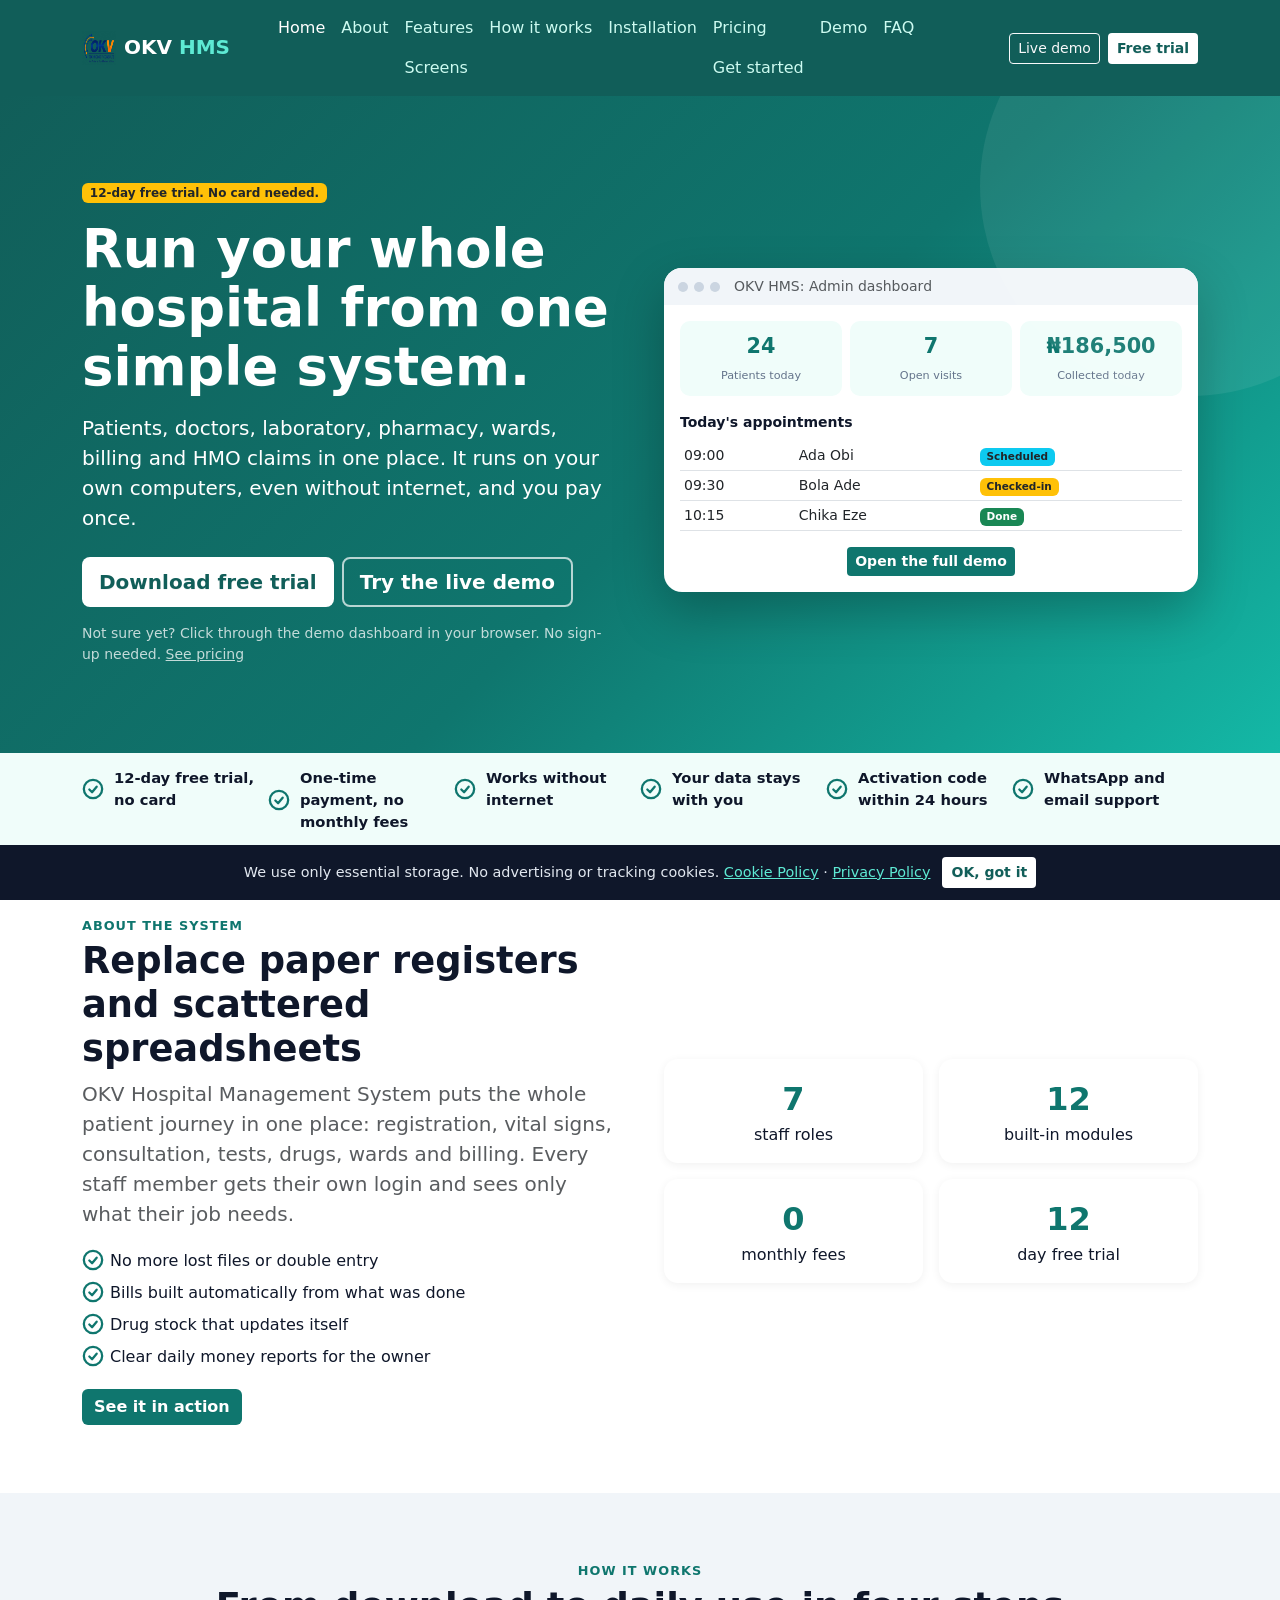
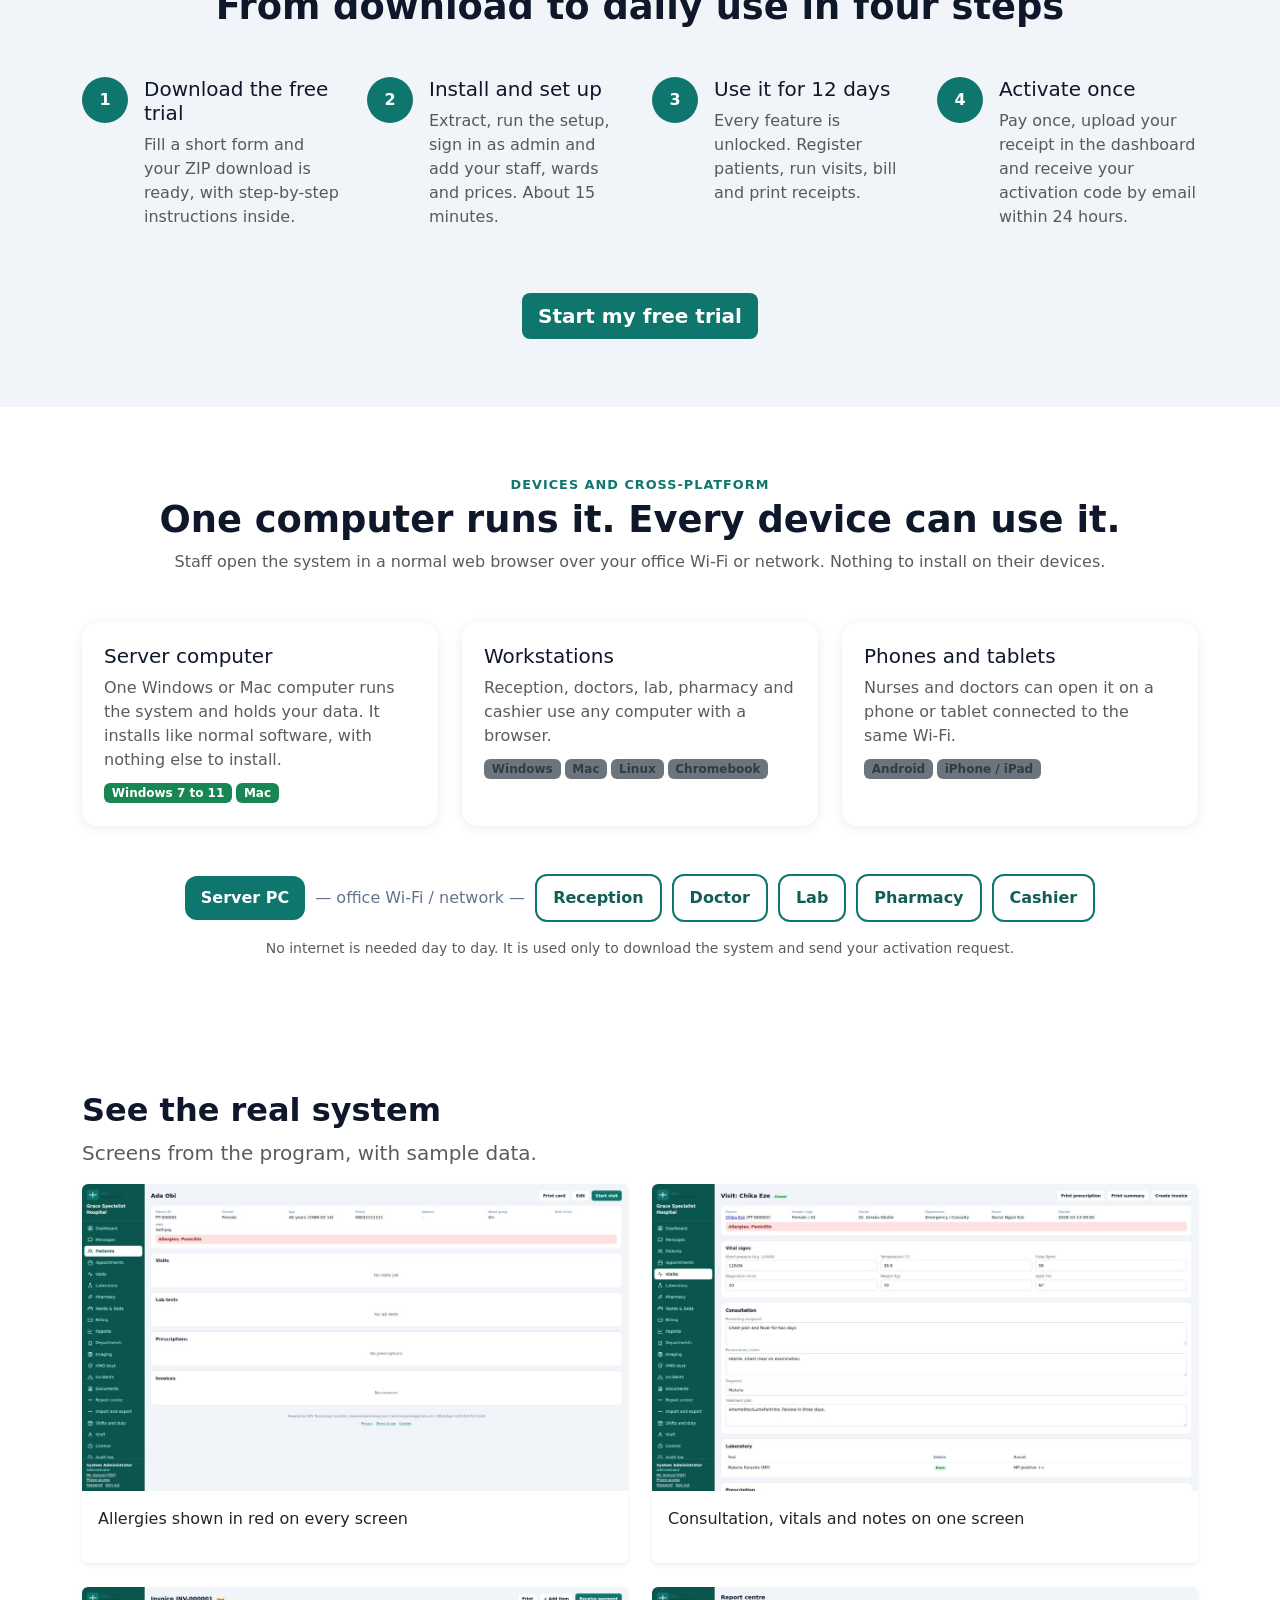
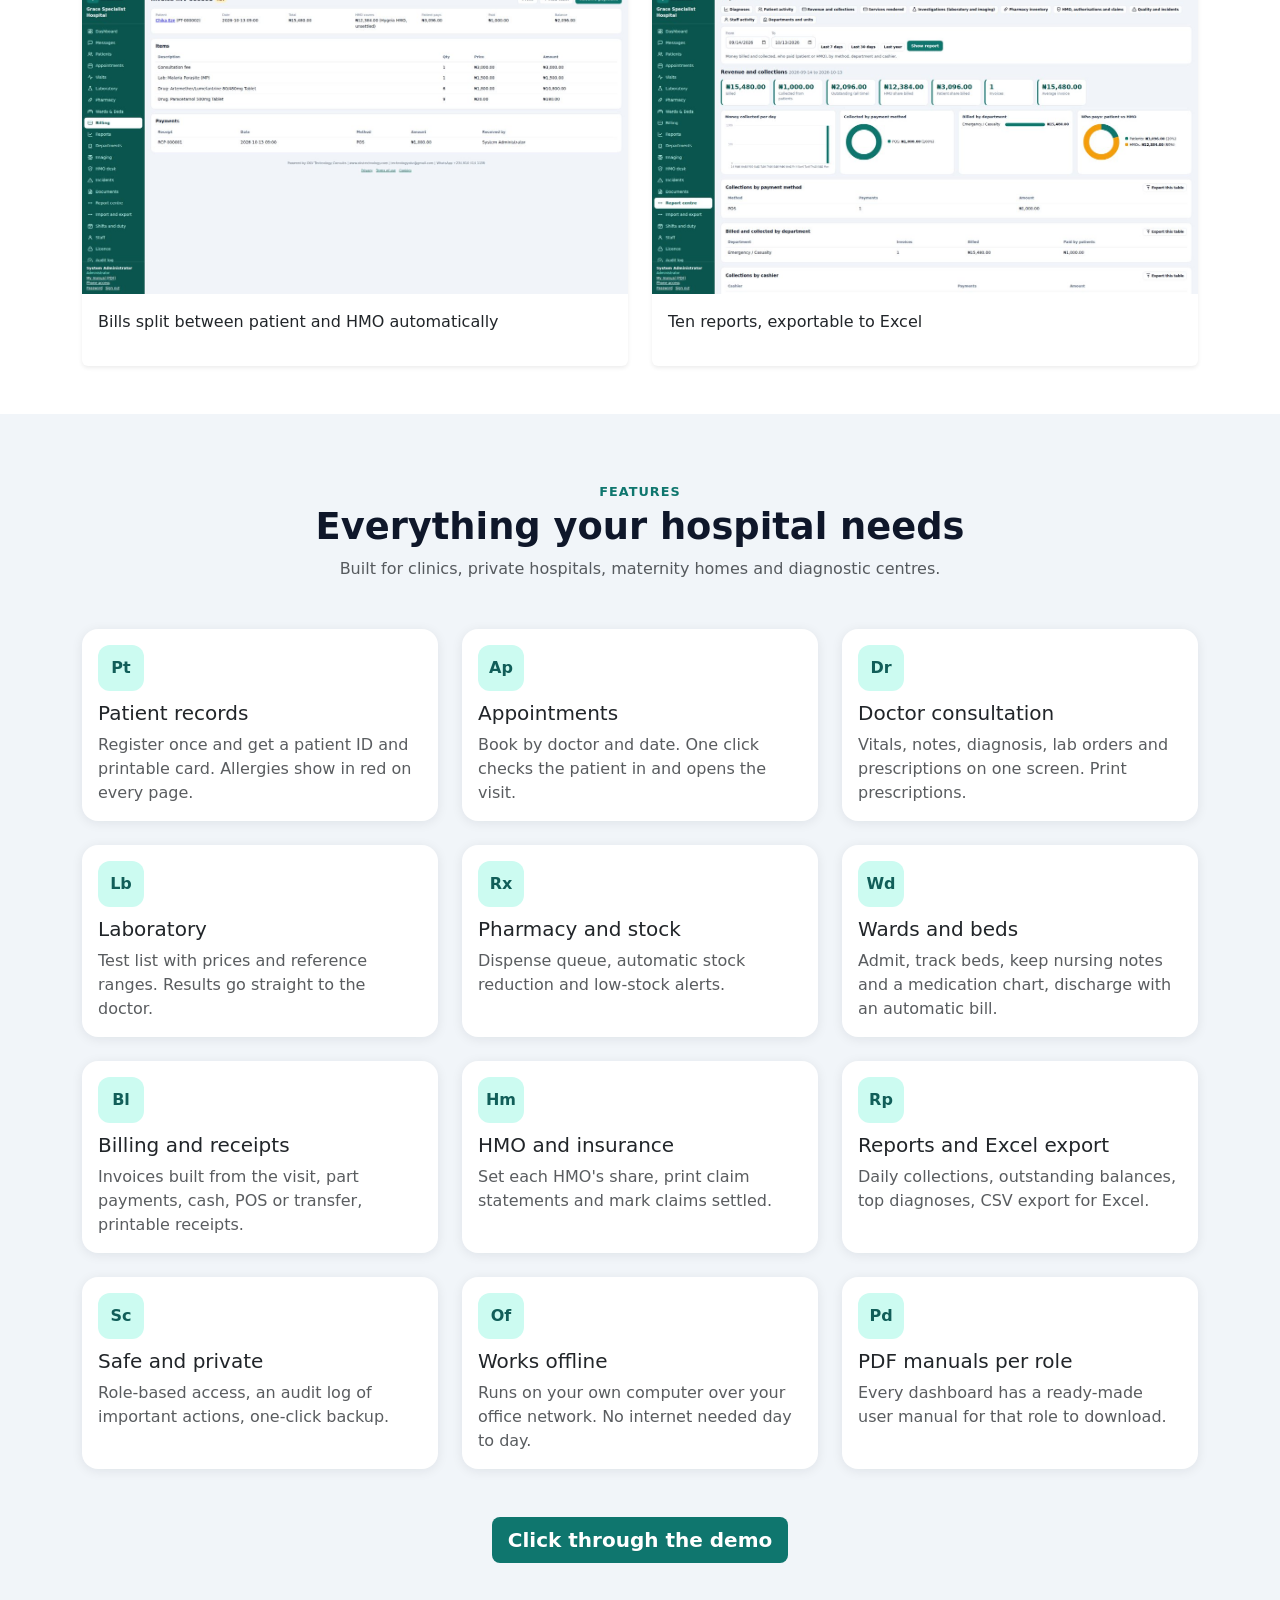
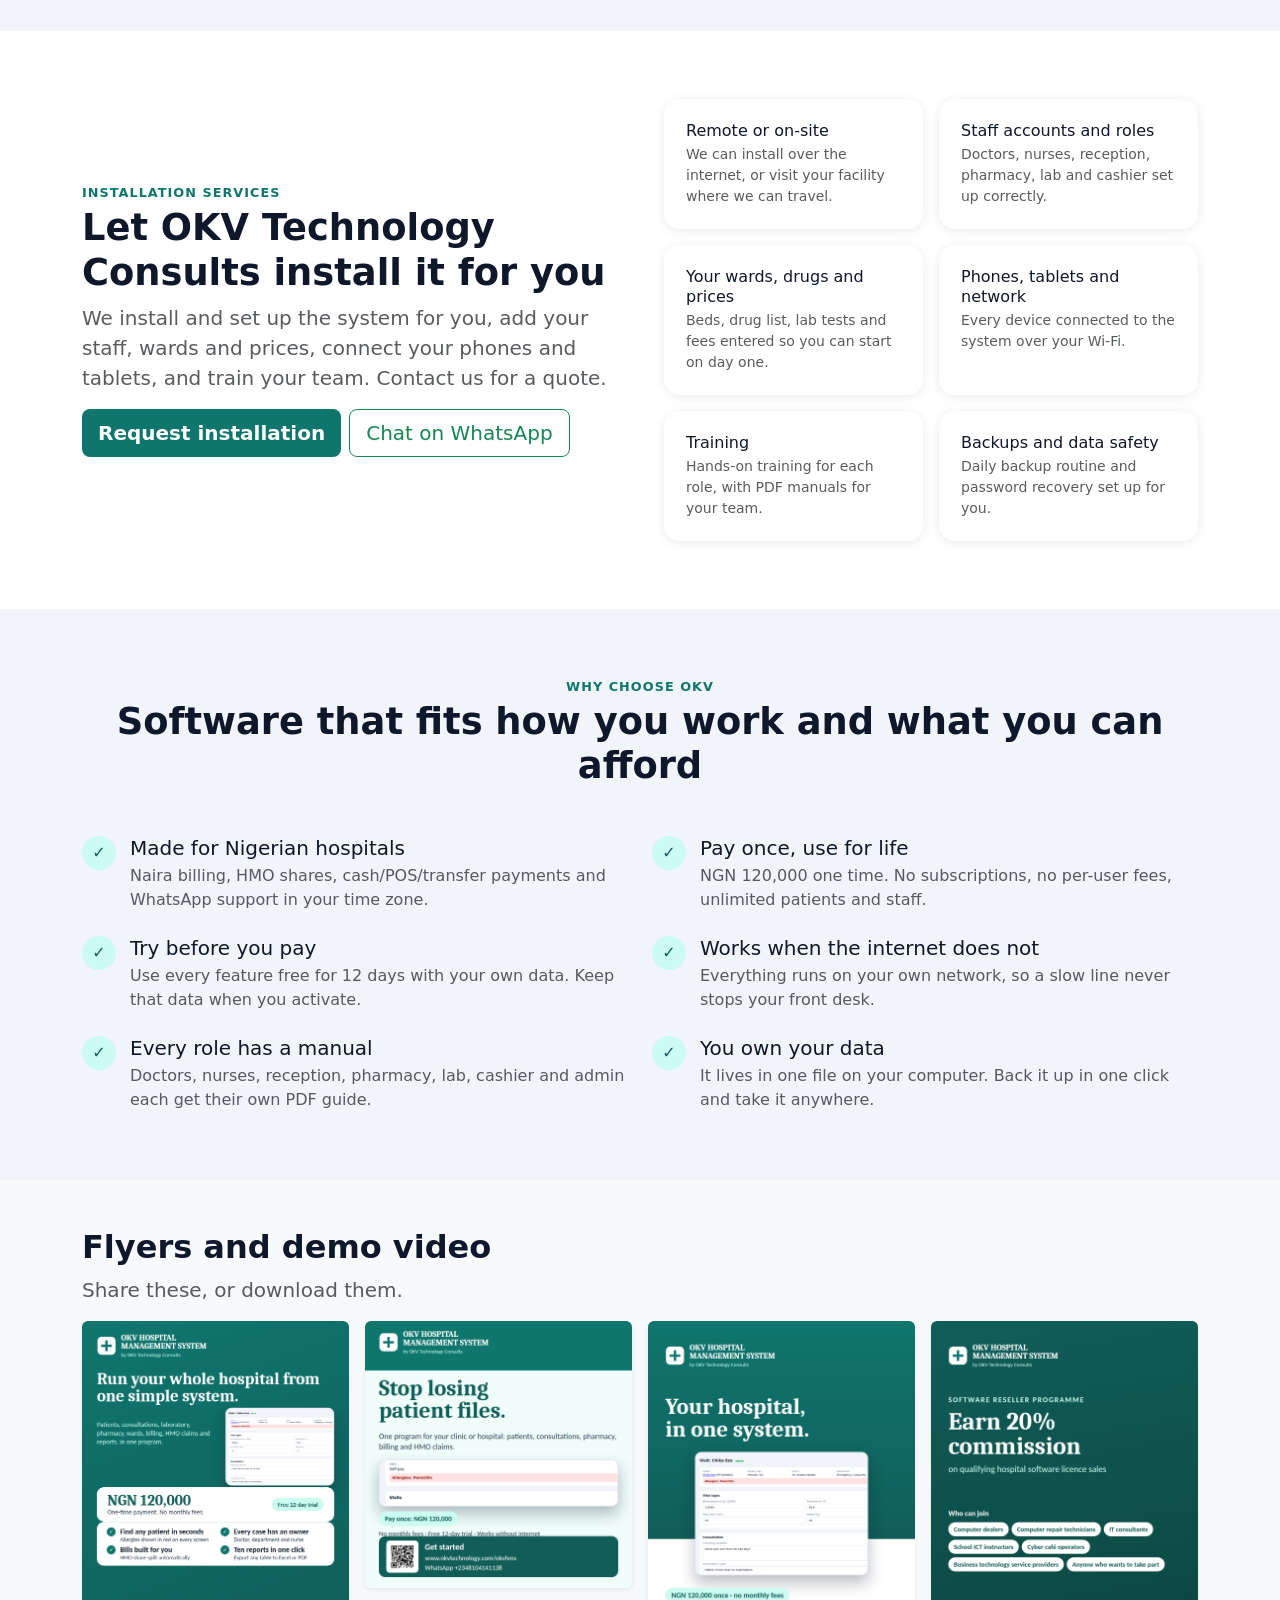
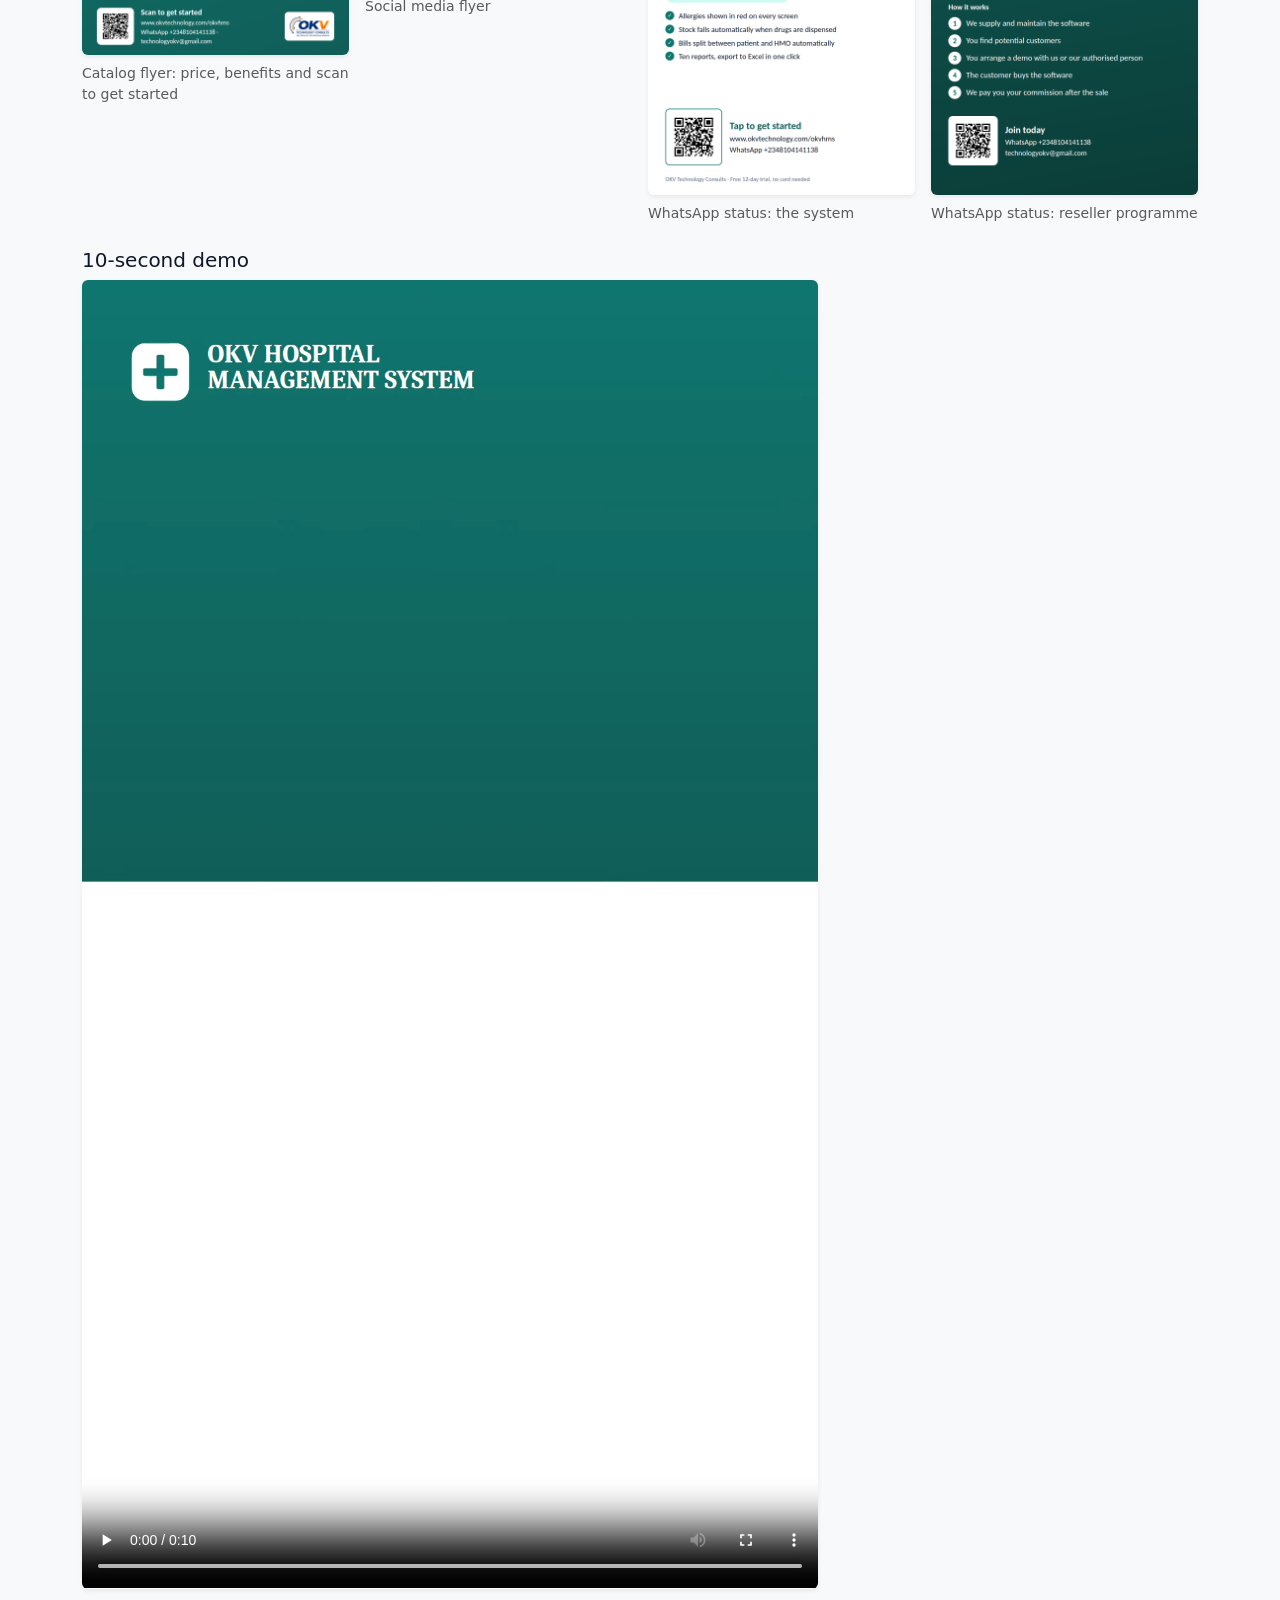
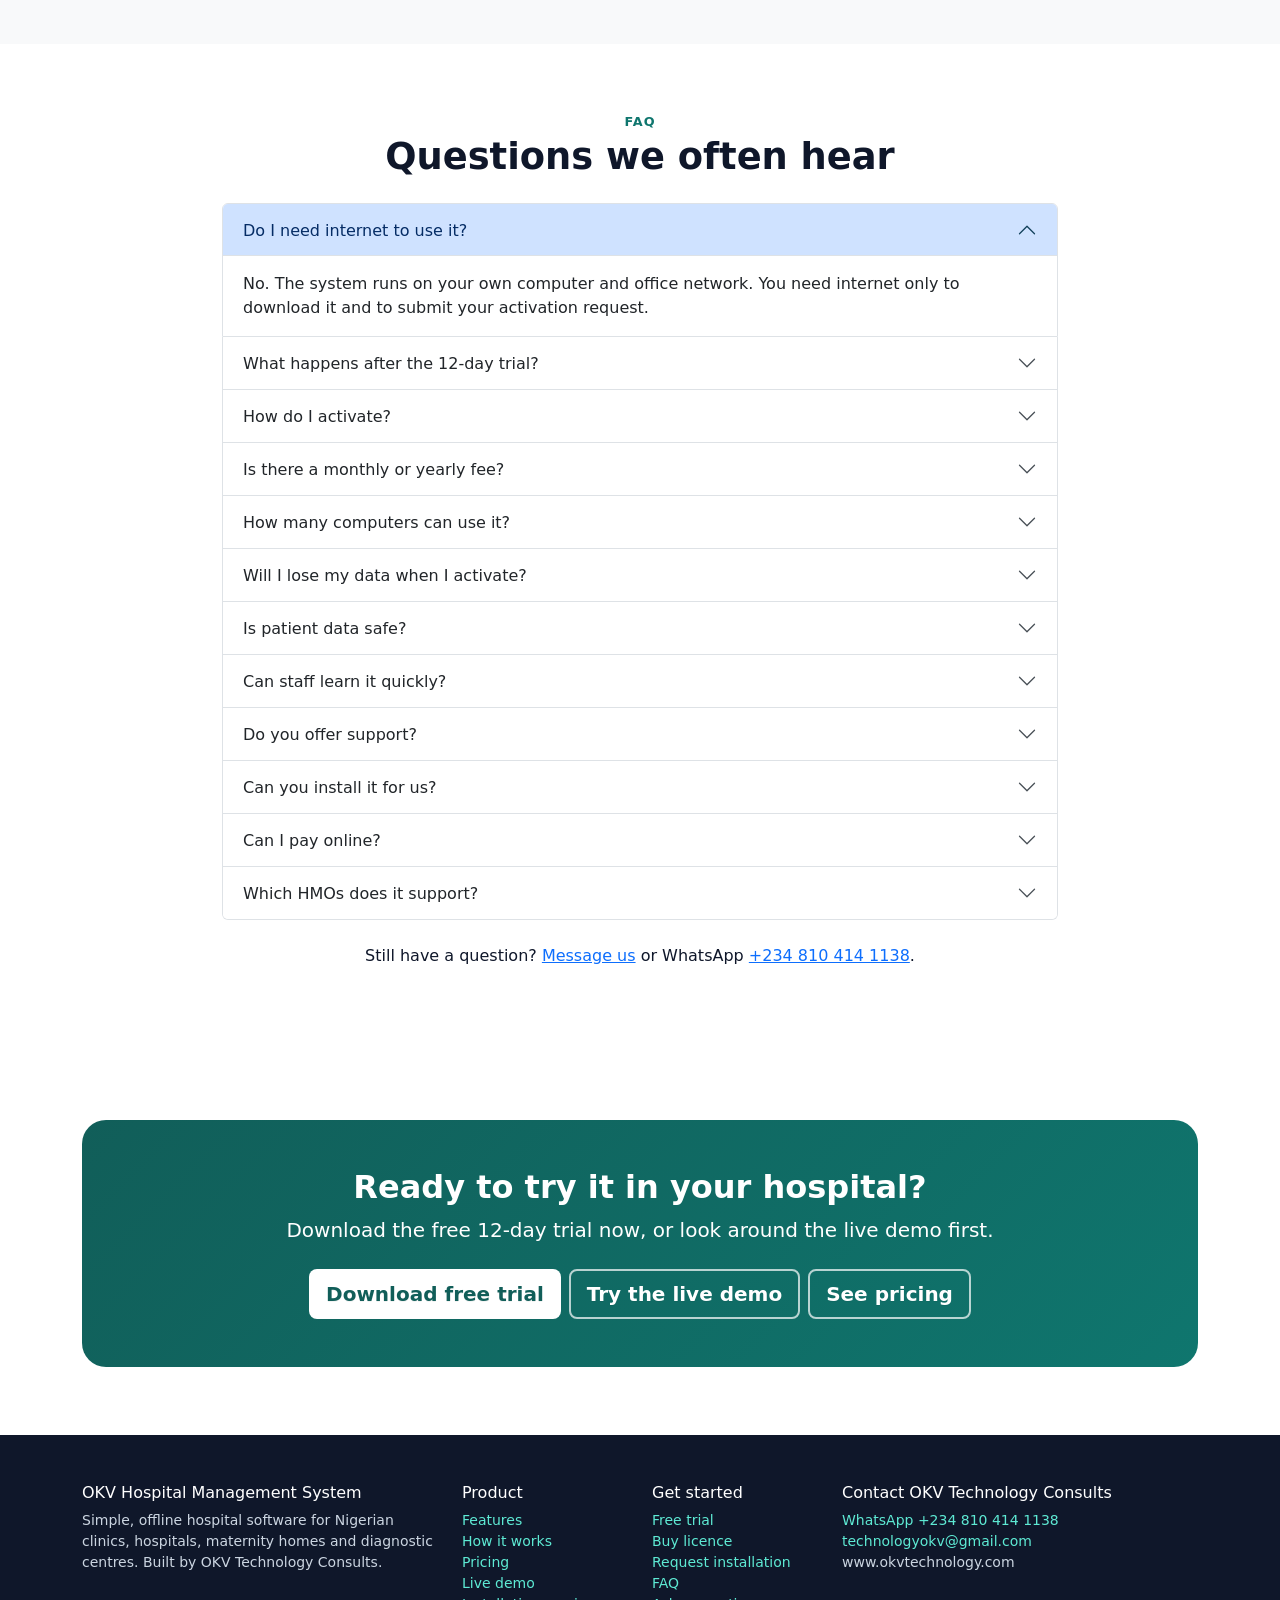
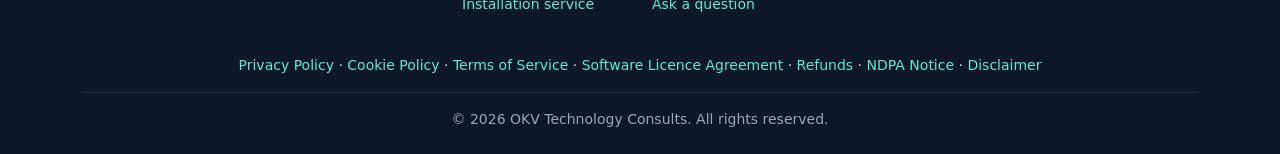
<file: index.html>
<!DOCTYPE html>
<html lang="en"><head><meta charset="utf-8"><meta name="viewport" content="width=device-width, initial-scale=1">
<title>OKV Hospital Management System | Offline hospital software for Nigeria</title><meta name="description" content="Run your clinic or hospital on one simple system: patients, doctors, lab, pharmacy, wards, billing and HMO. Works offline. 12-day free trial, then NGN 120,000 one time.">
<link href="assets/css/bootstrap.min.css" rel="stylesheet">
<link href="assets/css/site.css" rel="stylesheet"></head><body><nav class="navbar navbar-expand-lg navbar-dark sticky-top"><div class="container">
<a class="navbar-brand fw-bold" href="index.html"><img src="assets/img/logo.png" alt="" width="34" height="34" class="me-2 align-middle">OKV <span style="color:#5eead4">HMS</span></a>
<button class="navbar-toggler" data-bs-toggle="collapse" data-bs-target="#nv" aria-label="Menu"><span class="navbar-toggler-icon"></span></button>
<div id="nv" class="collapse navbar-collapse"><ul class="navbar-nav me-auto ms-lg-4"><li class="nav-item"><a class="nav-link active" href="index.html">Home</a></li><li class="nav-item"><a class="nav-link" href="index.html#about">About</a></li><li class="nav-item"><a class="nav-link" href="index.html#features">Features</a><a class="nav-link" href="#screens">Screens</a></li><li class="nav-item"><a class="nav-link" href="index.html#how">How it works</a></li><li class="nav-item"><a class="nav-link" href="index.html#install">Installation</a></li><li class="nav-item"><a class="nav-link" href="pages/pricing.html">Pricing</a><a class="nav-link" href="okvhms/index.html">Get started</a></li><li class="nav-item"><a class="nav-link" href="pages/demo.html">Demo</a></li><li class="nav-item"><a class="nav-link" href="index.html#faq">FAQ</a></li></ul>
<div class="d-flex gap-2 pb-2 pb-lg-0"><a class="btn btn-sm btn-outline-light" href="pages/demo.html">Live demo</a><button class="btn btn-sm btn-okv" data-bs-toggle="modal" data-bs-target="#trialModal">Free trial</button></div></div></div></nav>
<header class="hero"><div class="glow"></div><div class="container"><div class="row align-items-center g-5">
 <div class="col-lg-6"><span class="badge bg-warning text-dark mb-3">12-day free trial. No card needed.</span>
  <h1>Run your whole hospital from one simple system.</h1>
  <p class="lead mt-3">Patients, doctors, laboratory, pharmacy, wards, billing and HMO claims in one place. It runs on your own computers, <b>even without internet</b>, and you pay <b>once</b>.</p>
  <div class="d-flex flex-wrap gap-2 mt-4"><button class="btn btn-okv btn-lg" data-bs-toggle="modal" data-bs-target="#trialModal">Download free trial</button><a href="pages/demo.html" class="btn btn-ghost btn-lg">Try the live demo</a></div>
  <p class="small mt-3 opacity-75">Not sure yet? Click through the demo dashboard in your browser. No sign-up needed. <a class="text-white" href="pages/pricing.html">See pricing</a></p></div>
 <div class="col-lg-6"><div class="mock"><div class="bar"><i></i><i></i><i></i><span class="small text-muted ms-2">OKV HMS: Admin dashboard</span></div><div class="body">
   <div class="mini mb-3"><div><b>24</b><span>Patients today</span></div><div><b>7</b><span>Open visits</span></div><div><b>&#8358;186,500</b><span>Collected today</span></div></div>
   <div class="small fw-semibold mb-2">Today's appointments</div>
   <table class="table table-sm small mb-0"><tbody><tr><td>09:00</td><td>Ada Obi</td><td><span class="badge bg-info text-dark">Scheduled</span></td></tr><tr><td>09:30</td><td>Bola Ade</td><td><span class="badge bg-warning text-dark">Checked-in</span></td></tr><tr><td>10:15</td><td>Chika Eze</td><td><span class="badge bg-success">Done</span></td></tr></tbody></table>
   <div class="text-center mt-3"><a href="pages/demo.html" class="btn btn-solid btn-sm">Open the full demo</a></div></div></div></div></div></div></header>

<div class="trust"><div class="container py-2"><div class="row g-0"><div class="col-6 col-lg-4 col-xl-2"><div class="it"><svg width="22" height="22" viewBox="0 0 24 24" fill="none" stroke="currentColor" stroke-width="2.5" stroke-linecap="round" stroke-linejoin="round" aria-hidden="true"><circle cx="12" cy="12" r="10"/><path d="M8 12.5l3 3 5-6"/></svg><span>12-day free trial, no card</span></div></div><div class="col-6 col-lg-4 col-xl-2"><div class="it"><svg width="22" height="22" viewBox="0 0 24 24" fill="none" stroke="currentColor" stroke-width="2.5" stroke-linecap="round" stroke-linejoin="round" aria-hidden="true"><circle cx="12" cy="12" r="10"/><path d="M8 12.5l3 3 5-6"/></svg><span>One-time payment, no monthly fees</span></div></div><div class="col-6 col-lg-4 col-xl-2"><div class="it"><svg width="22" height="22" viewBox="0 0 24 24" fill="none" stroke="currentColor" stroke-width="2.5" stroke-linecap="round" stroke-linejoin="round" aria-hidden="true"><circle cx="12" cy="12" r="10"/><path d="M8 12.5l3 3 5-6"/></svg><span>Works without internet</span></div></div><div class="col-6 col-lg-4 col-xl-2"><div class="it"><svg width="22" height="22" viewBox="0 0 24 24" fill="none" stroke="currentColor" stroke-width="2.5" stroke-linecap="round" stroke-linejoin="round" aria-hidden="true"><circle cx="12" cy="12" r="10"/><path d="M8 12.5l3 3 5-6"/></svg><span>Your data stays with you</span></div></div><div class="col-6 col-lg-4 col-xl-2"><div class="it"><svg width="22" height="22" viewBox="0 0 24 24" fill="none" stroke="currentColor" stroke-width="2.5" stroke-linecap="round" stroke-linejoin="round" aria-hidden="true"><circle cx="12" cy="12" r="10"/><path d="M8 12.5l3 3 5-6"/></svg><span>Activation code within 24 hours</span></div></div><div class="col-6 col-lg-4 col-xl-2"><div class="it"><svg width="22" height="22" viewBox="0 0 24 24" fill="none" stroke="currentColor" stroke-width="2.5" stroke-linecap="round" stroke-linejoin="round" aria-hidden="true"><circle cx="12" cy="12" r="10"/><path d="M8 12.5l3 3 5-6"/></svg><span>WhatsApp and email support</span></div></div></div></div></div>

<section id="about"><div class="container"><div class="row g-5 align-items-center">
 <div class="col-lg-6"><div class="eyebrow">About the system</div><h2 class="sec mt-1">Replace paper registers and scattered spreadsheets</h2>
  <p class="text-muted fs-5">OKV Hospital Management System puts the whole patient journey in one place: registration, vital signs, consultation, tests, drugs, wards and billing. Every staff member gets their own login and sees only what their job needs.</p>
  <ul class="list-unstyled" style="line-height:2"><li><svg style="color:var(--p);vertical-align:-5px;margin-right:6px" width="22" height="22" viewBox="0 0 24 24" fill="none" stroke="currentColor" stroke-width="2.5" stroke-linecap="round" stroke-linejoin="round" aria-hidden="true"><circle cx="12" cy="12" r="10"/><path d="M8 12.5l3 3 5-6"/></svg>No more lost files or double entry</li><li><svg style="color:var(--p);vertical-align:-5px;margin-right:6px" width="22" height="22" viewBox="0 0 24 24" fill="none" stroke="currentColor" stroke-width="2.5" stroke-linecap="round" stroke-linejoin="round" aria-hidden="true"><circle cx="12" cy="12" r="10"/><path d="M8 12.5l3 3 5-6"/></svg>Bills built automatically from what was done</li><li><svg style="color:var(--p);vertical-align:-5px;margin-right:6px" width="22" height="22" viewBox="0 0 24 24" fill="none" stroke="currentColor" stroke-width="2.5" stroke-linecap="round" stroke-linejoin="round" aria-hidden="true"><circle cx="12" cy="12" r="10"/><path d="M8 12.5l3 3 5-6"/></svg>Drug stock that updates itself</li><li><svg style="color:var(--p);vertical-align:-5px;margin-right:6px" width="22" height="22" viewBox="0 0 24 24" fill="none" stroke="currentColor" stroke-width="2.5" stroke-linecap="round" stroke-linejoin="round" aria-hidden="true"><circle cx="12" cy="12" r="10"/><path d="M8 12.5l3 3 5-6"/></svg>Clear daily money reports for the owner</li></ul>
  <a href="pages/demo.html" class="btn btn-solid">See it in action</a></div>
 <div class="col-lg-6"><div class="row g-3"><div class="col-6"><div class="stat"><b>7</b>staff roles</div></div><div class="col-6"><div class="stat"><b>12</b>built-in modules</div></div><div class="col-6"><div class="stat"><b>0</b>monthly fees</div></div><div class="col-6"><div class="stat"><b>12</b>day free trial</div></div></div></div></div></div></section>

<section id="how" class="alt"><div class="container"><div class="text-center mb-5"><div class="eyebrow">How it works</div><h2 class="sec mt-1">From download to daily use in four steps</h2></div><div class="row g-4"><div class="col-md-6 col-lg-3"><div class="d-flex gap-3"><div class="step">1</div><div><h3 class="h5">Download the free trial</h3><p class="text-muted">Fill a short form and your ZIP download is ready, with step-by-step instructions inside.</p></div></div></div><div class="col-md-6 col-lg-3"><div class="d-flex gap-3"><div class="step">2</div><div><h3 class="h5">Install and set up</h3><p class="text-muted">Extract, run the setup, sign in as admin and add your staff, wards and prices. About 15 minutes.</p></div></div></div><div class="col-md-6 col-lg-3"><div class="d-flex gap-3"><div class="step">3</div><div><h3 class="h5">Use it for 12 days</h3><p class="text-muted">Every feature is unlocked. Register patients, run visits, bill and print receipts.</p></div></div></div><div class="col-md-6 col-lg-3"><div class="d-flex gap-3"><div class="step">4</div><div><h3 class="h5">Activate once</h3><p class="text-muted">Pay once, upload your receipt in the dashboard and receive your activation code by email within 24 hours.</p></div></div></div></div>
 <div class="text-center mt-5"><button class="btn btn-solid btn-lg" data-bs-toggle="modal" data-bs-target="#trialModal">Start my free trial</button></div></div></section>

<section id="devices"><div class="container"><div class="text-center mb-5"><div class="eyebrow">Devices and cross-platform</div><h2 class="sec mt-1">One computer runs it. Every device can use it.</h2><p class="text-muted">Staff open the system in a normal web browser over your office Wi-Fi or network. Nothing to install on their devices.</p></div>
 <div class="row g-4"><div class="col-md-4"><div class="dev"><h3 class="h5">Server computer</h3><p class="text-muted mb-2">One Windows or Mac computer runs the system and holds your data. It installs like normal software, with nothing else to install.</p><span class="badge bg-success me-1">Windows 7 to 11</span><span class="badge bg-success">Mac</span></div></div>
  <div class="col-md-4"><div class="dev"><h3 class="h5">Workstations</h3><p class="text-muted mb-2">Reception, doctors, lab, pharmacy and cashier use any computer with a browser.</p><span class="badge bg-secondary me-1">Windows</span><span class="badge bg-secondary me-1">Mac</span><span class="badge bg-secondary me-1">Linux</span><span class="badge bg-secondary">Chromebook</span></div></div>
  <div class="col-md-4"><div class="dev"><h3 class="h5">Phones and tablets</h3><p class="text-muted mb-2">Nurses and doctors can open it on a phone or tablet connected to the same Wi-Fi.</p><span class="badge bg-secondary me-1">Android</span><span class="badge bg-secondary">iPhone / iPad</span></div></div></div>
 <div class="net mt-5"><div class="node">Server PC</div><span class="ln">&#8212; office Wi-Fi / network &#8212;</span><div class="node o">Reception</div><div class="node o">Doctor</div><div class="node o">Lab</div><div class="node o">Pharmacy</div><div class="node o">Cashier</div></div>
 <p class="text-center small text-muted mt-3">No internet is needed day to day. It is used only to download the system and send your activation request.</p></div></section>

<section id="screens" class="py-5"><div class="container"><h2 class="fw-bold">See the real system</h2><p class="lead text-muted">Screens from the program, with sample data.</p><div class="row g-4"><div class="col-md-6"><figure class="card border-0 shadow-sm h-100 overflow-hidden"><img src="assets/img/screens/allergy.jpg" width="1200" height="675" loading="lazy" class="w-100 h-auto" alt="Patient record with allergies shown in red"><figcaption class="card-body">Allergies shown in red on every screen</figcaption></figure></div><div class="col-md-6"><figure class="card border-0 shadow-sm h-100 overflow-hidden"><img src="assets/img/screens/consultation.jpg" width="1200" height="675" loading="lazy" class="w-100 h-auto" alt="Consultation screen with vital signs and notes"><figcaption class="card-body">Consultation, vitals and notes on one screen</figcaption></figure></div><div class="col-md-6"><figure class="card border-0 shadow-sm h-100 overflow-hidden"><img src="assets/img/screens/invoice-hmo.jpg" width="1200" height="675" loading="lazy" class="w-100 h-auto" alt="Invoice split between patient and HMO"><figcaption class="card-body">Bills split between patient and HMO automatically</figcaption></figure></div><div class="col-md-6"><figure class="card border-0 shadow-sm h-100 overflow-hidden"><img src="assets/img/screens/revenue-report.jpg" width="1200" height="675" loading="lazy" class="w-100 h-auto" alt="Revenue report"><figcaption class="card-body">Ten reports, exportable to Excel</figcaption></figure></div></div></div></section><section id="features" class="alt"><div class="container"><div class="text-center mb-5"><div class="eyebrow">Features</div><h2 class="sec mt-1">Everything your hospital needs</h2><p class="text-muted">Built for clinics, private hospitals, maternity homes and diagnostic centres.</p></div><div class="row g-4"><div class="col-md-6 col-lg-4"><div class="card feat p-3"><div class="ic">Pt</div><h3 class="h5">Patient records</h3><p class="text-muted mb-0">Register once and get a patient ID and printable card. Allergies show in red on every page.</p></div></div><div class="col-md-6 col-lg-4"><div class="card feat p-3"><div class="ic">Ap</div><h3 class="h5">Appointments</h3><p class="text-muted mb-0">Book by doctor and date. One click checks the patient in and opens the visit.</p></div></div><div class="col-md-6 col-lg-4"><div class="card feat p-3"><div class="ic">Dr</div><h3 class="h5">Doctor consultation</h3><p class="text-muted mb-0">Vitals, notes, diagnosis, lab orders and prescriptions on one screen. Print prescriptions.</p></div></div><div class="col-md-6 col-lg-4"><div class="card feat p-3"><div class="ic">Lb</div><h3 class="h5">Laboratory</h3><p class="text-muted mb-0">Test list with prices and reference ranges. Results go straight to the doctor.</p></div></div><div class="col-md-6 col-lg-4"><div class="card feat p-3"><div class="ic">Rx</div><h3 class="h5">Pharmacy and stock</h3><p class="text-muted mb-0">Dispense queue, automatic stock reduction and low-stock alerts.</p></div></div><div class="col-md-6 col-lg-4"><div class="card feat p-3"><div class="ic">Wd</div><h3 class="h5">Wards and beds</h3><p class="text-muted mb-0">Admit, track beds, keep nursing notes and a medication chart, discharge with an automatic bill.</p></div></div><div class="col-md-6 col-lg-4"><div class="card feat p-3"><div class="ic">Bl</div><h3 class="h5">Billing and receipts</h3><p class="text-muted mb-0">Invoices built from the visit, part payments, cash, POS or transfer, printable receipts.</p></div></div><div class="col-md-6 col-lg-4"><div class="card feat p-3"><div class="ic">Hm</div><h3 class="h5">HMO and insurance</h3><p class="text-muted mb-0">Set each HMO's share, print claim statements and mark claims settled.</p></div></div><div class="col-md-6 col-lg-4"><div class="card feat p-3"><div class="ic">Rp</div><h3 class="h5">Reports and Excel export</h3><p class="text-muted mb-0">Daily collections, outstanding balances, top diagnoses, CSV export for Excel.</p></div></div><div class="col-md-6 col-lg-4"><div class="card feat p-3"><div class="ic">Sc</div><h3 class="h5">Safe and private</h3><p class="text-muted mb-0">Role-based access, an audit log of important actions, one-click backup.</p></div></div><div class="col-md-6 col-lg-4"><div class="card feat p-3"><div class="ic">Of</div><h3 class="h5">Works offline</h3><p class="text-muted mb-0">Runs on your own computer over your office network. No internet needed day to day.</p></div></div><div class="col-md-6 col-lg-4"><div class="card feat p-3"><div class="ic">Pd</div><h3 class="h5">PDF manuals per role</h3><p class="text-muted mb-0">Every dashboard has a ready-made user manual for that role to download.</p></div></div></div>
 <div class="text-center mt-5"><a href="pages/demo.html" class="btn btn-solid btn-lg">Click through the demo</a></div></div></section>

<section id="install"><div class="container"><div class="row g-5 align-items-center">
 <div class="col-lg-6"><div class="eyebrow">Installation services</div><h2 class="sec mt-1">Let OKV Technology Consults install it for you</h2>
  <p class="text-muted fs-5 js-install-text">We install and set up the system for you, add your staff, wards and prices, connect your phones and tablets, and train your team. Contact us for a quote.</p>
  <div class="d-flex flex-wrap gap-2"><button class="btn btn-solid btn-lg" data-bs-toggle="modal" data-bs-target="#installModal">Request installation</button><a class="btn btn-outline-success btn-lg js-wa" target="_blank" rel="noopener">Chat on WhatsApp</a></div></div>
 <div class="col-lg-6"><div class="row g-3"><div class="col-sm-6"><div class="dev"><h3 class="h6 mb-1">Remote or on-site</h3><p class="text-muted small mb-0">We can install over the internet, or visit your facility where we can travel.</p></div></div><div class="col-sm-6"><div class="dev"><h3 class="h6 mb-1">Staff accounts and roles</h3><p class="text-muted small mb-0">Doctors, nurses, reception, pharmacy, lab and cashier set up correctly.</p></div></div><div class="col-sm-6"><div class="dev"><h3 class="h6 mb-1">Your wards, drugs and prices</h3><p class="text-muted small mb-0">Beds, drug list, lab tests and fees entered so you can start on day one.</p></div></div><div class="col-sm-6"><div class="dev"><h3 class="h6 mb-1">Phones, tablets and network</h3><p class="text-muted small mb-0">Every device connected to the system over your Wi-Fi.</p></div></div><div class="col-sm-6"><div class="dev"><h3 class="h6 mb-1">Training</h3><p class="text-muted small mb-0">Hands-on training for each role, with PDF manuals for your team.</p></div></div><div class="col-sm-6"><div class="dev"><h3 class="h6 mb-1">Backups and data safety</h3><p class="text-muted small mb-0">Daily backup routine and password recovery set up for you.</p></div></div></div></div></div></div></section>

<section id="why" class="alt"><div class="container"><div class="text-center mb-5"><div class="eyebrow">Why choose OKV</div><h2 class="sec mt-1">Software that fits how you work and what you can afford</h2></div><div class="row g-4"><div class="col-md-6"><div class="why"><div class="tick">&#10003;</div><div><h3 class="h5 mb-1">Made for Nigerian hospitals</h3><p class="text-muted mb-0">Naira billing, HMO shares, cash/POS/transfer payments and WhatsApp support in your time zone.</p></div></div></div><div class="col-md-6"><div class="why"><div class="tick">&#10003;</div><div><h3 class="h5 mb-1">Pay once, use for life</h3><p class="text-muted mb-0">NGN <span class="js-price">120,000</span> one time. No subscriptions, no per-user fees, unlimited patients and staff.</p></div></div></div><div class="col-md-6"><div class="why"><div class="tick">&#10003;</div><div><h3 class="h5 mb-1">Try before you pay</h3><p class="text-muted mb-0">Use every feature free for 12 days with your own data. Keep that data when you activate.</p></div></div></div><div class="col-md-6"><div class="why"><div class="tick">&#10003;</div><div><h3 class="h5 mb-1">Works when the internet does not</h3><p class="text-muted mb-0">Everything runs on your own network, so a slow line never stops your front desk.</p></div></div></div><div class="col-md-6"><div class="why"><div class="tick">&#10003;</div><div><h3 class="h5 mb-1">Every role has a manual</h3><p class="text-muted mb-0">Doctors, nurses, reception, pharmacy, lab, cashier and admin each get their own PDF guide.</p></div></div></div><div class="col-md-6"><div class="why"><div class="tick">&#10003;</div><div><h3 class="h5 mb-1">You own your data</h3><p class="text-muted mb-0">It lives in one file on your computer. Back it up in one click and take it anywhere.</p></div></div></div></div></div></section>

<section id="flyers" class="py-5 bg-light"><div class="container"><h2 class="fw-bold">Flyers and demo video</h2><p class="lead text-muted">Share these, or download them.</p><div class="row g-3 mb-4"><div class="col-6 col-md-3"><a href="assets/img/flyers/catalog.png" download class="d-block"><img src="assets/img/flyers/catalog.png" width="1080" height="1350" loading="lazy" class="w-100 h-auto rounded shadow-sm" alt="Catalog flyer: price, benefits and scan to get started"></a><p class="small text-muted mt-2 mb-0">Catalog flyer: price, benefits and scan to get started</p></div><div class="col-6 col-md-3"><a href="assets/img/flyers/social.png" download class="d-block"><img src="assets/img/flyers/social.png" width="1080" height="1080" loading="lazy" class="w-100 h-auto rounded shadow-sm" alt="Social media flyer"></a><p class="small text-muted mt-2 mb-0">Social media flyer</p></div><div class="col-6 col-md-3"><a href="assets/img/flyers/wa_product.png" download class="d-block"><img src="assets/img/flyers/wa_product.png" width="1080" height="1920" loading="lazy" class="w-100 h-auto rounded shadow-sm" alt="WhatsApp status: the system"></a><p class="small text-muted mt-2 mb-0">WhatsApp status: the system</p></div><div class="col-6 col-md-3"><a href="assets/img/flyers/wa_reseller.png" download class="d-block"><img src="assets/img/flyers/wa_reseller.png" width="1080" height="1920" loading="lazy" class="w-100 h-auto rounded shadow-sm" alt="WhatsApp status: reseller programme"></a><p class="small text-muted mt-2 mb-0">WhatsApp status: reseller programme</p></div></div><div class="row"><div class="col-lg-8"><h3 class="h5">10-second demo</h3><video controls preload="metadata" playsinline class="w-100 rounded shadow-sm"><source src="assets/video/okv_hms_demo_10s.webm" type="video/webm"><source src="assets/video/okv_hms_demo_10s.mp4" type="video/mp4">Your browser cannot play this video.</video></div></div></div></section><section id="faq"><div class="container" style="max-width:860px"><div class="text-center mb-4"><div class="eyebrow">FAQ</div><h2 class="sec mt-1">Questions we often hear</h2></div><div class="accordion" id="acc"><div class="accordion-item"><h3 class="accordion-header"><button class="accordion-button " data-bs-toggle="collapse" data-bs-target="#accq0">Do I need internet to use it?</button></h3><div id="accq0" class="accordion-collapse collapse show" data-bs-parent="#acc"><div class="accordion-body">No. The system runs on your own computer and office network. You need internet only to download it and to submit your activation request.</div></div></div><div class="accordion-item"><h3 class="accordion-header"><button class="accordion-button collapsed" data-bs-toggle="collapse" data-bs-target="#accq1">What happens after the 12-day trial?</button></h3><div id="accq1" class="accordion-collapse collapse " data-bs-parent="#acc"><div class="accordion-body">The system pauses until you activate it. Your data stays safe and you can still download a backup. Activate from the Admin dashboard whenever you are ready.</div></div></div><div class="accordion-item"><h3 class="accordion-header"><button class="accordion-button collapsed" data-bs-toggle="collapse" data-bs-target="#accq2">How do I activate?</button></h3><div id="accq2" class="accordion-collapse collapse " data-bs-parent="#acc"><div class="accordion-body">Pay NGN <span class="js-price">120,000</span> once, open <b>Licence</b> in the Admin dashboard (or use the form on the Pricing page), attach your payment receipt, and your activation code arrives by email within 24 hours.</div></div></div><div class="accordion-item"><h3 class="accordion-header"><button class="accordion-button collapsed" data-bs-toggle="collapse" data-bs-target="#accq3">Is there a monthly or yearly fee?</button></h3><div id="accq3" class="accordion-collapse collapse " data-bs-parent="#acc"><div class="accordion-body">No. It is a one-time payment.</div></div></div><div class="accordion-item"><h3 class="accordion-header"><button class="accordion-button collapsed" data-bs-toggle="collapse" data-bs-target="#accq4">How many computers can use it?</button></h3><div id="accq4" class="accordion-collapse collapse " data-bs-parent="#acc"><div class="accordion-body">One Windows or Mac computer is the server. Any other computer, tablet or phone on the same network opens the system in a web browser.</div></div></div><div class="accordion-item"><h3 class="accordion-header"><button class="accordion-button collapsed" data-bs-toggle="collapse" data-bs-target="#accq5">Will I lose my data when I activate?</button></h3><div id="accq5" class="accordion-collapse collapse " data-bs-parent="#acc"><div class="accordion-body">No. Activation only unlocks the system. Nothing is erased.</div></div></div><div class="accordion-item"><h3 class="accordion-header"><button class="accordion-button collapsed" data-bs-toggle="collapse" data-bs-target="#accq6">Is patient data safe?</button></h3><div id="accq6" class="accordion-collapse collapse " data-bs-parent="#acc"><div class="accordion-body">Your data stays on your own computer, not on the internet. Each person signs in with their own account and sees only what their role needs. Important actions are recorded in an audit log, and you can download a backup any time.</div></div></div><div class="accordion-item"><h3 class="accordion-header"><button class="accordion-button collapsed" data-bs-toggle="collapse" data-bs-target="#accq7">Can staff learn it quickly?</button></h3><div id="accq7" class="accordion-collapse collapse " data-bs-parent="#acc"><div class="accordion-body">Yes. Every role has a short PDF manual inside the dashboard, written for that role only.</div></div></div><div class="accordion-item"><h3 class="accordion-header"><button class="accordion-button collapsed" data-bs-toggle="collapse" data-bs-target="#accq8">Do you offer support?</button></h3><div id="accq8" class="accordion-collapse collapse " data-bs-parent="#acc"><div class="accordion-body">Yes, by WhatsApp (+234 810 414 1138) and email (technologyokv@gmail.com).</div></div></div><div class="accordion-item"><h3 class="accordion-header"><button class="accordion-button collapsed" data-bs-toggle="collapse" data-bs-target="#accq9">Can you install it for us?</button></h3><div id="accq9" class="accordion-collapse collapse " data-bs-parent="#acc"><div class="accordion-body">Yes. OKV Technology Consults offers installation and set-up services, remote or on-site, with staff training. Use the Request installation button for a quote.</div></div></div><div class="accordion-item"><h3 class="accordion-header"><button class="accordion-button collapsed" data-bs-toggle="collapse" data-bs-target="#accq10">Can I pay online?</button></h3><div id="accq10" class="accordion-collapse collapse " data-bs-parent="#acc"><div class="accordion-body">Yes, where Paystack is switched on you can pay by card, bank transfer or USSD and receive your activation code straight away. You can also pay by bank transfer and upload your receipt.</div></div></div><div class="accordion-item"><h3 class="accordion-header"><button class="accordion-button collapsed" data-bs-toggle="collapse" data-bs-target="#accq11">Which HMOs does it support?</button></h3><div id="accq11" class="accordion-collapse collapse " data-bs-parent="#acc"><div class="accordion-body">You add any HMO yourself and set the percentage of the bill it pays. The system then splits each bill and prints claim statements.</div></div></div></div>
 <p class="text-center mt-4">Still have a question? <a href="#" data-bs-toggle="modal" data-bs-target="#askModal">Message us</a> or WhatsApp <a class="js-wa" target="_blank" rel="noopener">+234 810 414 1138</a>.</p></div></section>
<section><div class="container"><div class="cta"><h2 class="fw-bold">Ready to try it in your hospital?</h2><p class="lead mb-4">Download the free 12-day trial now, or look around the live demo first.</p>
<div class="d-flex flex-wrap gap-2 justify-content-center"><button class="btn btn-okv btn-lg" data-bs-toggle="modal" data-bs-target="#trialModal">Download free trial</button><a href="pages/demo.html" class="btn btn-ghost btn-lg">Try the live demo</a><a href="pages/pricing.html" class="btn btn-ghost btn-lg">See pricing</a></div></div></div></section><footer><div class="container"><div class="row g-4">
<div class="col-lg-4"><h6>OKV Hospital Management System</h6><p class="small">Simple, offline hospital software for Nigerian clinics, hospitals, maternity homes and diagnostic centres. Built by OKV Technology Consults.</p></div>
<div class="col-6 col-lg-2"><h6>Product</h6><ul class="list-unstyled small"><li><a href="index.html#features">Features</a></li><li><a href="index.html#how">How it works</a></li><li><a href="pages/pricing.html">Pricing</a></li><li><a href="pages/demo.html">Live demo</a></li><li><a href="index.html#install">Installation service</a></li></ul></div>
<div class="col-6 col-lg-2"><h6>Get started</h6><ul class="list-unstyled small"><li><a href="#" data-bs-toggle="modal" data-bs-target="#trialModal">Free trial</a></li><li><a href="#" data-bs-toggle="modal" data-bs-target="#buyModal">Buy licence</a></li><li><a href="#" data-bs-toggle="modal" data-bs-target="#installModal">Request installation</a></li><li><a href="index.html#faq">FAQ</a></li><li><a href="#" data-bs-toggle="modal" data-bs-target="#askModal">Ask a question</a></li></ul></div>
<div class="col-lg-4"><h6>Contact OKV Technology Consults</h6><ul class="list-unstyled small"><li><a class="js-wa" target="_blank" rel="noopener">WhatsApp +234 810 414 1138</a></li><li><a href="mailto:technologyokv@gmail.com">technologyokv@gmail.com</a></li><li>www.okvtechnology.com</li></ul></div></div>
<div class="row g-2 mt-3 small"><div class="col-12 text-center"><a href="pages/privacy.html">Privacy Policy</a> &middot; <a href="pages/cookies.html">Cookie Policy</a> &middot; <a href="pages/terms.html">Terms of Service</a> &middot; <a href="pages/eula.html">Software Licence Agreement</a> &middot; <a href="pages/refund.html">Refunds</a> &middot; <a href="pages/data-protection.html">NDPA Notice</a> &middot; <a href="pages/disclaimer.html">Disclaimer</a></div></div>
<hr class="border-secondary mt-3"><div class="small text-center opacity-75">&copy; <span class="js-year"></span> OKV Technology Consults. All rights reserved.</div></div></footer>
<div class="modal fade" id="trialModal" tabindex="-1"><div class="modal-dialog modal-dialog-centered"><div class="modal-content">
  <div class="modal-header"><h5 class="modal-title">Download your free trial</h5><button class="btn-close" data-bs-dismiss="modal"></button></div>
  <div class="modal-body"><div id="tform"><p class="text-muted small">Fill this short form. Your download is ready straight after, and we email you the link too.</p>
    <form id="tf"><div class="hp"><input name="hp" tabindex="-1" autocomplete="off"></div><div class="row g-2">
      <div class="col-12"><input class="form-control" name="name" placeholder="Your full name" required></div>
      <div class="col-12"><input class="form-control" name="hospital" placeholder="Hospital / clinic / business name" required></div>
      <div class="col-md-6"><input class="form-control" type="email" name="email" placeholder="Email address" required></div>
      <div class="col-md-6"><input class="form-control" name="phone" placeholder="Phone / WhatsApp" required></div>
      <div class="col-md-6"><input class="form-control" name="city" placeholder="City / State"></div>
      <div class="col-md-6"><select class="form-select" name="kind"><option>Hospital</option><option>Clinic</option><option>Maternity home</option><option>Diagnostic centre</option><option>Pharmacy</option><option>Other</option></select></div></div>
      <button class="btn btn-solid w-100 mt-3 btn-lg" type="submit" id="tbtn">Get my free download</button><div class="text-danger small mt-2" id="terr"></div></form></div>
    <div id="tdone" class="text-center d-none"><div class="display-6" style="color:var(--p)">&#10003;</div><h5>Thank you!</h5><p>Choose your computer. Each download installs like normal software: nothing else to install.</p>
      <div class="d-grid gap-2"><a id="tlink" class="btn btn-solid btn-lg d-none" rel="noopener">Windows 7, 8, 10, 11 (32 and 64-bit)</a><a id="tlinkArm" class="btn btn-solid btn-lg d-none" rel="noopener">Mac with Apple chip (M1 to M4)</a><a id="tlinkIntel" class="btn btn-solid btn-lg d-none" rel="noopener">Mac with Intel chip</a></div>
      <p class="small text-muted mt-3">We also emailed you the links. <b>Windows:</b> extract the ZIP and run OKV_HMS_Setup.exe. <b>Mac:</b> open the DMG and drag OKV HMS to Applications.</p></div></div></div></div></div>

<div class="modal fade" id="buyModal" tabindex="-1"><div class="modal-dialog modal-dialog-centered modal-lg"><div class="modal-content">
  <div class="modal-header"><h5 class="modal-title">Buy the full licence: NGN <span class="js-price">120,000</span> (one-time)</h5><button class="btn-close" data-bs-dismiss="modal"></button></div>
  <div class="modal-body"><div id="bform">
    <div id="nopay" class="alert alert-warning d-none">Online and bank-transfer payments are not open right now. Please WhatsApp us on +234 810 414 1138.</div>
    <div id="psBox" class="d-none mb-3 p-3 rounded-3" style="background:#f0fdfa;border:1px solid #99f6e4"><h6 class="mb-1">Pay online with Paystack (fastest)</h6><p class="small mb-2">Card, bank transfer or USSD. Your activation code appears right after payment and is emailed to you.</p>
      <form id="pf"><div class="hp"><input name="hp" tabindex="-1" autocomplete="off"></div><input type="hidden" name="install_id"><div class="row g-2"><div class="col-md-6"><input class="form-control form-control-sm" name="name" placeholder="Your full name" required></div><div class="col-md-6"><input class="form-control form-control-sm" name="hospital" placeholder="Hospital / business" required></div><div class="col-md-6"><input class="form-control form-control-sm" type="email" name="email" placeholder="Email for the code" required></div><div class="col-md-6"><input class="form-control form-control-sm" name="phone" placeholder="Phone / WhatsApp" required></div></div>
      <button class="btn btn-solid mt-2" type="submit" id="pbtn">Pay with Paystack</button><div class="text-danger small mt-2" id="perr"></div></form></div>
    <div class="manual-only"><div class="fw-semibold small mb-1"><span class="ps-or d-none">Or pay</span><span class="ps-not">Pay</span> by bank transfer and upload your receipt</div><ol class="small" style="line-height:1.8"><li>Pay <b>NGN <span class="js-price">120,000</span></b> to <b class="js-bank"></b>.</li><li>Fill this form and attach your payment receipt.</li><li>We are alerted instantly. Your <b>activation code arrives by email within 24 hours</b>.</li></ol>
    <form id="bf"><div class="hp"><input name="hp" tabindex="-1" autocomplete="off"></div><div class="row g-2">
      <div class="col-md-6"><input class="form-control" name="name" placeholder="Your full name" required></div><div class="col-md-6"><input class="form-control" name="hospital" placeholder="Hospital / business" required></div>
      <div class="col-md-6"><input class="form-control" type="email" name="email" placeholder="Email for the activation code" required></div><div class="col-md-6"><input class="form-control" name="phone" placeholder="Phone / WhatsApp" required></div>
      <div class="col-md-4"><input class="form-control" type="number" name="amount" value="120000" min="1" required></div><div class="col-md-4"><input class="form-control" name="payment_ref" placeholder="Payment reference" required></div><div class="col-md-4"><input class="form-control" type="date" name="paid_date" required></div>
      <div class="col-md-6"><input class="form-control" name="install_id" placeholder="Installation ID (filled in for you from the software)"></div>
      <div class="col-md-6"><input class="form-control" type="file" id="bfile" accept="image/jpeg,image/png,application/pdf" required></div></div>
      <button class="btn btn-solid w-100 mt-3 btn-lg" type="submit" id="bbtn">Submit payment and request code</button><div class="text-danger small mt-2" id="berr"></div></form></div></div>
    <div id="bdone" class="text-center d-none"><div class="display-6" style="color:var(--p)">&#10003;</div><h5>Request received</h5><p>We have been alerted. Your activation code will be emailed to you within 24 hours.</p></div></div></div></div></div>

<div class="modal fade" id="installModal" tabindex="-1"><div class="modal-dialog modal-dialog-centered"><div class="modal-content">
  <div class="modal-header"><h5 class="modal-title">Request installation service</h5><button class="btn-close" data-bs-dismiss="modal"></button></div>
  <div class="modal-body"><div id="iform"><p class="text-muted small">OKV Technology Consults installs and sets up the system for you. Tell us about your facility and we will contact you with a quote.</p>
    <form id="inf"><div class="hp"><input name="hp" tabindex="-1" autocomplete="off"></div><div class="row g-2">
      <div class="col-md-6"><input class="form-control" name="name" placeholder="Your full name" required></div><div class="col-md-6"><input class="form-control" name="hospital" placeholder="Hospital / business" required></div>
      <div class="col-md-6"><input class="form-control" type="email" name="email" placeholder="Email" required></div><div class="col-md-6"><input class="form-control" name="phone" placeholder="Phone / WhatsApp" required></div>
      <div class="col-md-6"><input class="form-control" name="city" placeholder="City / State" required></div><div class="col-md-6"><select class="form-select" name="mode"><option>Remote installation</option><option>On-site installation</option></select></div>
      <div class="col-md-6"><input class="form-control" type="number" name="computers" value="1" min="1" max="500" required></div><div class="col-md-6"><input class="form-control" type="date" name="date"></div>
      <div class="col-12"><textarea class="form-control" name="notes" rows="2" placeholder="Anything we should know (number of staff, existing records, etc.)"></textarea></div></div>
    <button class="btn btn-solid w-100 mt-3 btn-lg" type="submit" id="ibtn">Request installation</button><div class="text-danger small mt-2" id="ierr"></div></form></div>
    <div id="idone" class="text-center d-none"><div class="display-6" style="color:var(--p)">&#10003;</div><h5>Request received</h5><p>Thank you. Our installation team will contact you shortly to agree the date and a quote.</p></div></div></div></div></div>

<div class="modal fade" id="askModal" tabindex="-1"><div class="modal-dialog modal-dialog-centered"><div class="modal-content">
  <div class="modal-header"><h5 class="modal-title">Ask us anything</h5><button class="btn-close" data-bs-dismiss="modal"></button></div>
  <div class="modal-body"><form id="qf"><div class="hp"><input name="hp" tabindex="-1" autocomplete="off"></div><div class="row g-2">
    <div class="col-md-6"><input class="form-control" name="name" placeholder="Your name" required></div><div class="col-md-6"><input class="form-control" type="email" name="email" placeholder="Email" required></div>
    <div class="col-md-6"><input class="form-control" name="phone" placeholder="Phone / WhatsApp"></div><div class="col-md-6"><input class="form-control" name="hospital" placeholder="Hospital / business"></div>
    <div class="col-12"><textarea class="form-control" name="message" rows="4" placeholder="How can we help?" required></textarea></div></div>
    <button class="btn btn-solid mt-3" type="submit">Send message</button><div class="mt-2 small" id="qmsg"></div></form></div></div></div></div><div id="cookiebar" class="d-none"><span>We use only essential storage. No advertising or tracking cookies. <a href="pages/cookies.html" style="color:#5eead4">Cookie Policy</a> &middot; <a href="pages/privacy.html" style="color:#5eead4">Privacy Policy</a></span><button id="cookieok" class="btn btn-sm btn-okv">OK, got it</button></div><script src="assets/js/bootstrap.bundle.min.js"></script><script src="assets/js/site.js"></script></body></html>
</file>
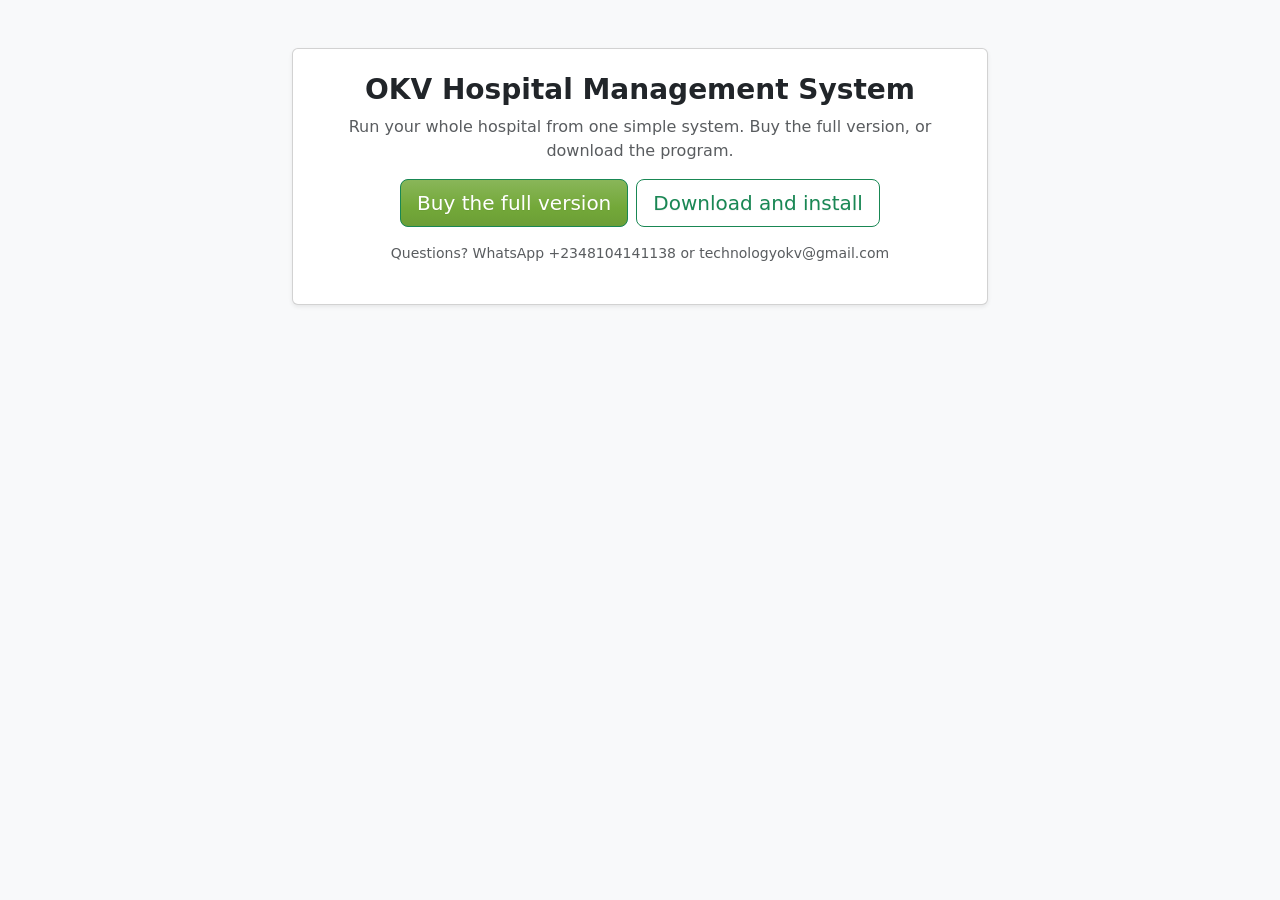
<file: okvhms/index.html>
<!doctype html><html lang="en"><head><meta charset="utf-8"><meta name="viewport" content="width=device-width, initial-scale=1">
<title>OKV Hospital Management System: Get started</title><meta name="robots" content="index,follow">
<link href="../assets/css/bootstrap.min.css" rel="stylesheet"></head><body class="bg-light">
<main class="container py-5" style="max-width:720px"><div class="card shadow-sm p-4 text-center">
<h1 class="h3 fw-bold">OKV Hospital Management System</h1>
<p class="text-muted">Run your whole hospital from one simple system. Buy the full version, or download the program.</p>
<div class="d-flex flex-wrap gap-2 justify-content-center"><a class="btn btn-success btn-lg" href="../pages/pricing.html">Buy the full version</a>
<a class="btn btn-outline-success btn-lg" href="../index.html#install">Download and install</a></div>
<p class="small text-muted mt-3">Questions? WhatsApp +2348104141138 or technologyokv@gmail.com</p>
</div></main></body></html>
</file>
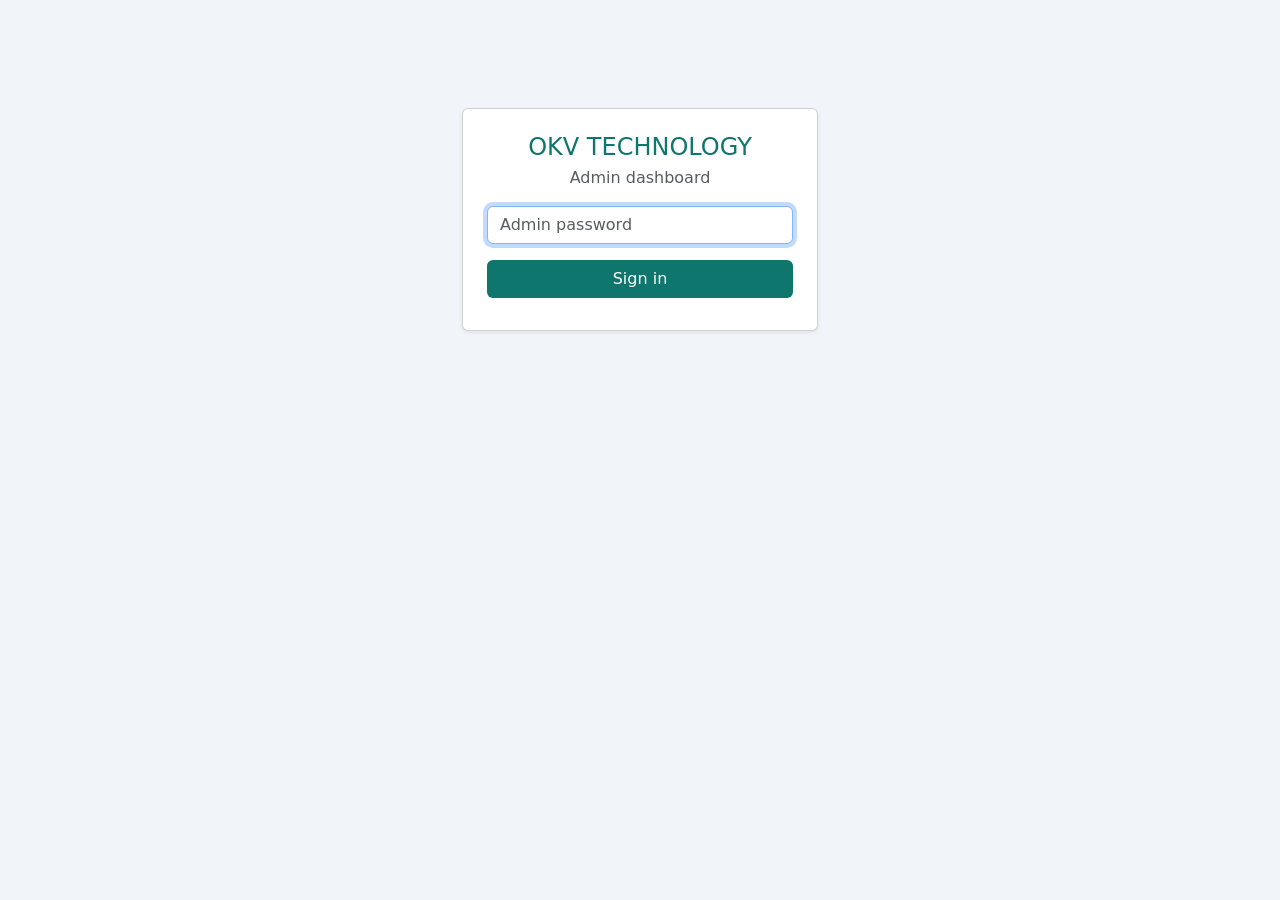
<file: pages/admin.html>
<!DOCTYPE html>
<html lang="en"><head><script>
// Connects this page to the backend (Code.gs). Paste your Web app URL between the quotes below.
window.OKV_API_URL = 'PASTE_YOUR_WEB_APP_URL_HERE';
(function () {
  var API = window.OKV_API_URL;
  function Runner(ok, fail) { this._ok = ok; this._fail = fail; }
  function wrap(r) {
    return new Proxy(r, {
      get: function (t, p) {
        if (p in t) return t[p];
        if (typeof p === 'string') return function () {
          return callApi(p, Array.prototype.slice.call(arguments), t._ok, t._fail);
        };
      }
    });
  }
  Runner.prototype.withSuccessHandler = function (f) { return wrap(new Runner(f, this._fail)); };
  Runner.prototype.withFailureHandler = function (f) { return wrap(new Runner(this._ok, f)); };
  function callApi(fn, args, ok, fail) {
    if (!API || API.indexOf('PASTE_') === 0) {
      var m = new Error('The web app address is not set. Paste it into admin.html (OKV_API_URL).');
      if (fail) fail(m); else console.error(m);
      return;
    }
    return fetch(API, {
      method: 'POST',
      headers: { 'Content-Type': 'text/plain;charset=utf-8' },
      body: JSON.stringify({ action: 'admin_call', fn: fn, args: args })
    }).then(function (r) { return r.json(); })
      .then(function (d) { if (d.error) throw new Error(d.error); if (ok) ok(d.result); })
      .catch(function (e) { if (fail) fail(e); else console.error(e); });
  }
  window.google = { script: { run: wrap(new Runner(null, null)) } };
})();
</script><base target="_top"><meta charset="utf-8"><meta name="viewport" content="width=device-width, initial-scale=1">
<title>OKV Technology Admin</title>
<link href="../assets/css/bootstrap.min.css" rel="stylesheet">
<style>
body{background:#f1f5f9}.brand{background:#0f766e}.nav-link{color:#334155}.nav-pills .nav-link.active{background:#0f766e}
.stat{border:0;border-radius:14px}.stat .n{font-size:28px;font-weight:700;color:#0f766e}.tbl{font-size:13px}
.code{font-family:Consolas,monospace;font-weight:700;letter-spacing:1px}.mono{font-family:Consolas,monospace}
#toasts{position:fixed;right:14px;top:14px;z-index:2000}.table-responsive{max-height:70vh}
</style></head><body>
<div id="toasts"></div>

<div id="login" class="container" style="max-width:380px;margin-top:12vh">
  <div class="card shadow-sm"><div class="card-body p-4">
    <h4 class="text-center mb-1" style="color:#0f766e">OKV TECHNOLOGY</h4><p class="text-center text-muted">Admin dashboard</p>
    <input type="password" id="pw" class="form-control mb-3" placeholder="Admin password" autofocus>
    <button class="btn w-100 text-white" style="background:#0f766e" id="lbtn">Sign in</button>
    <div id="lerr" class="text-danger small mt-2"></div>
  </div></div>
</div>

<div id="app" class="d-none">
  <nav class="navbar brand navbar-dark px-3"><span class="navbar-brand fw-bold">OKV TECHNOLOGY | HMS Admin</span>
    <div class="d-flex gap-2 align-items-center">
      <button class="btn btn-warning btn-sm position-relative" onclick="show('alerts')">Alerts <span id="bell" class="badge bg-danger">0</span></button>
      <button class="btn btn-outline-light btn-sm" onclick="logout()">Sign out</button></div></nav>
  <div class="container-fluid py-3">
    <ul class="nav nav-pills mb-3 flex-wrap gap-1" id="tabs">
      <li class="nav-item"><a class="nav-link active" data-t="overview" href="#">Overview</a></li>
      <li class="nav-item"><a class="nav-link" data-t="alerts" href="#">Alerts</a></li>
      <li class="nav-item"><a class="nav-link" data-t="subs" href="#">Submissions</a></li>
      <li class="nav-item"><a class="nav-link" data-t="customers" href="#">Customers</a></li>
      <li class="nav-item"><a class="nav-link" data-t="codes" href="#">Activation codes</a></li>
      <li class="nav-item"><a class="nav-link" data-t="payments" href="#">Payments</a></li>
      <li class="nav-item"><a class="nav-link" data-t="messages" href="#">Messages</a></li>
      <li class="nav-item"><a class="nav-link" data-t="integrations" href="#">Integrations</a></li>
      <li class="nav-item"><a class="nav-link" data-t="settings" href="#">Settings</a></li>
    </ul>
    <div id="view"></div>
  </div>
</div>

<div class="modal fade" id="modal" tabindex="-1"><div class="modal-dialog modal-lg"><div class="modal-content">
  <div class="modal-header"><h5 class="modal-title" id="mt"></h5><button class="btn-close" data-bs-dismiss="modal"></button></div>
  <div class="modal-body" id="mb"></div><div class="modal-footer" id="mf"></div></div></div></div>

<script src="../assets/js/bootstrap.bundle.min.js"></script>
<script>
let TOKEN=null,TAB='overview',POLL=null,LASTUNREAD=0,CUS=[],SUBS=[];
const $=s=>document.querySelector(s);
const esc=s=>String(s==null?'':s).replace(/[&<>"']/g,c=>({'&':'&amp;','<':'&lt;','>':'&gt;','"':'&quot;',"'":'&#39;'}[c]));
const gs=(fn,...a)=>new Promise((res,rej)=>google.script.run.withSuccessHandler(res).withFailureHandler(e=>rej(e)) [fn](...a));
function toast(m,ok){const d=document.createElement('div');d.className='toast show align-items-center text-white border-0 mb-2 '+(ok?'bg-success':'bg-danger');d.innerHTML='<div class="d-flex"><div class="toast-body"></div></div>';d.querySelector('.toast-body').textContent=m;$('#toasts').appendChild(d);setTimeout(()=>d.remove(),ok?2500:6000)}
async function call(fn,...a){try{return await gs(fn,TOKEN,...a)}catch(e){const m=(e&&e.message)||'Error';if(/Session expired/.test(m)){logout(true)}toast(m.replace(/^Error: /,''));throw e}}
const normPhone=p=>{let d=String(p||'').replace(/\D/g,'');if(d.startsWith('00'))d=d.slice(2);if(d.startsWith('0'))d='234'+d.slice(1);return d};
const waLink=(p,t)=>'https://wa.me/'+normPhone(p)+'?text='+encodeURIComponent(t||'');
const smsLink=(p,t)=>'sms:+'+normPhone(p)+'?body='+encodeURIComponent(t||'');
const telLink=p=>'tel:+'+normPhone(p);
function modal(title,body,footer){$('#mt').textContent=title;$('#mb').innerHTML=body;$('#mf').innerHTML=footer||'<button class="btn btn-secondary" data-bs-dismiss="modal">Close</button>';bootstrap.Modal.getOrCreateInstance($('#modal')).show()}
const hide=()=>bootstrap.Modal.getOrCreateInstance($('#modal')).hide();
const badge=s=>`<span class="badge bg-${{New:'danger','In progress':'warning',Done:'success',Trial:'info',Licensed:'success','Pending activation':'warning',Lead:'secondary',Available:'success',Sent:'secondary'}[s]||'secondary'}">${esc(s)}</span>`;
const table=(cols,rows,empty)=>rows.length?`<div class="table-responsive bg-white rounded shadow-sm"><table class="table table-sm table-hover tbl mb-0"><thead class="table-light" style="position:sticky;top:0"><tr>${cols.map(c=>`<th>${c.h}</th>`).join('')}</tr></thead><tbody>${rows.map(r=>`<tr>${cols.map(c=>`<td>${c.f(r)}</td>`).join('')}</tr>`).join('')}</tbody></table></div>`:`<div class="alert alert-light">${empty||'Nothing here yet'}</div>`;

/* ---- auth ---- */
async function login(){try{$('#lerr').textContent='';TOKEN=await gs('adminLogin',$('#pw').value);$('#login').classList.add('d-none');$('#app').classList.remove('d-none');$('#pw').value='';show('overview');poll();POLL=setInterval(poll,30000)}catch(e){$('#lerr').textContent=(e.message||'Error').replace(/^Error: /,'')}}
function logout(expired){if(TOKEN&&!expired)gs('adminLogout',TOKEN).catch(()=>{});TOKEN=null;clearInterval(POLL);$('#app').classList.add('d-none');$('#login').classList.remove('d-none');if(expired)$('#lerr').textContent='Session expired. Please sign in again.'}
$('#lbtn').onclick=login;$('#pw').onkeydown=e=>{if(e.key==='Enter')login()};
document.querySelectorAll('#tabs a').forEach(a=>a.onclick=e=>{e.preventDefault();show(a.dataset.t)});
function show(t){TAB=t;document.querySelectorAll('#tabs a').forEach(a=>a.classList.toggle('active',a.dataset.t===t));({overview,alerts,subs,customers,codes,payments,messages,integrations,settings})[t]()}
async function poll(){try{const a=await gs('adminAlerts',TOKEN);$('#bell').textContent=a.unread;if(a.unread>LASTUNREAD&&LASTUNREAD>=0&&TAB!=='alerts'&&POLL){const n=a.items[0];if(n)toast('New: '+n.text,true)}LASTUNREAD=a.unread}catch(e){}}

/* ---- overview ---- */
async function overview(){
  $('#view').innerHTML='<div class="text-muted">Loading...</div>';const s=await call('adminSummary');
  const c=(n,l,x)=>`<div class="col-6 col-md-3"><div class="card stat shadow-sm"><div class="card-body"><div class="n">${n}</div><div class="text-muted small">${l}</div>${x||''}</div></div></div>`;
  $('#view').innerHTML=`<div class="row g-3 mb-3">${c(s.unread,'Unread alerts')}${c(s.subNew,'New submissions')}${c(s.pendingActivations,'Activations waiting for a code')}${c(s.cusTotal,'Customers')}
  ${c(s.codesAvailable,'Codes ready to send','<div class="text-muted small">of '+s.codesTotal+' ('+s.codesSent+' sent)</div>')}${c(s.quota,'Emails you can still send today')}
  ${c(s.cusByStatus.Trial||0,'Trial users')}${c(s.cusByStatus.Licensed||0,'Licensed customers')}${c(s.paidCount,'Paid orders')}${c('\u20a6'+Number(s.revenue).toLocaleString(),'Revenue recorded')}${c(s.installPending,'Installation requests waiting')}</div>
  <div class="card shadow-sm"><div class="card-body"><h6>Submissions by type</h6>${Object.keys(s.subByType).map(k=>`<span class="badge bg-secondary me-2">${esc(k)}: ${s.subByType[k]}</span>`).join('')||'<span class="text-muted">None yet</span>'}</div></div>
  ${s.pendingActivations?'<div class="alert alert-warning mt-3 d-flex justify-content-between align-items-center flex-wrap gap-2"><span><b>'+s.pendingActivations+'</b> activation request(s) are waiting. Check the receipt, then press <b>Approve &amp; send code</b>. Customers expect their code within 24 hours.</span><button class="btn btn-sm btn-success" onclick="show(\'subs\');setTimeout(()=>{$(\'#ss\').value=\'New\';loadSubs()},300)">Review and approve</button></div>':''}
  ${s.codesAvailable<100?'<div class="alert alert-danger mt-3 d-flex justify-content-between align-items-center flex-wrap gap-2"><span>Only <b>'+s.codesAvailable+'</b> activation codes are left.</span><button class="btn btn-sm btn-danger" onclick="moreCodes(500)">Generate 500 more</button></div>':''}`;
}

/* ---- alerts ---- */
async function alerts(){
  const a=await call('adminAlerts');$('#bell').textContent=a.unread;LASTUNREAD=a.unread;
  $('#view').innerHTML=`<div class="d-flex justify-content-between mb-2"><h5>Alerts</h5><button class="btn btn-sm btn-outline-secondary" onclick="readAll()">Mark all read</button></div>`+table([{h:'Time',f:r=>esc(r.time)},{h:'Type',f:r=>esc(r.type)},{h:'Alert',f:r=>(r.read?'':'<span class="badge bg-danger me-1">new</span>')+esc(r.text)},{h:'',f:r=>r.canApprove?`<button class="btn btn-sm btn-success" onclick="approveAlert('${esc(r.subId)}')">Approve &amp; send code</button>`:''}],a.items,'No alerts yet');
}
async function approveAlert(id){if(!confirm('Approve this request and email the activation code now?'))return;const r=await call('adminApprove',id);toast('Approved. Code '+r.code+' emailed to '+r.email+'.',true);alerts()}
async function readAll(){await call('adminMarkAlertsRead');alerts()}

/* ---- submissions ---- */
async function subs(){
  $('#view').innerHTML=`<div class="row g-2 mb-2"><div class="col-md-3"><select id="st" class="form-select form-select-sm"><option value="">All types</option>${['Trial Download','Trial Registered','Activation Request','Purchase Request','Paystack Payment','Installation Request','Enquiry','Support'].map(x=>`<option>${x}</option>`).join('')}</select></div>
  <div class="col-md-3"><select id="ss" class="form-select form-select-sm"><option value="">Any status</option><option>New</option><option>In progress</option><option>Done</option></select></div>
  <div class="col-md-4"><input id="sq" class="form-control form-control-sm" placeholder="Search name, email, phone, reference"></div><div class="col-md-2"><button class="btn btn-sm btn-primary w-100" onclick="loadSubs()">Search</button></div></div><div id="apbar" class="mb-2"></div><div id="sl"></div>`;
  ['st','ss'].forEach(i=>$('#'+i).onchange=loadSubs);$('#sq').onkeydown=e=>{if(e.key==='Enter')loadSubs()};loadSubs();
}
async function loadSubs(){
  SUBS=await call('adminSubmissions',$('#st').value,$('#ss').value,$('#sq').value);
  const pend=SUBS.filter(r=>/Activation Request|Purchase Request|Paystack/.test(r.Type)&&r.Status!=='Done');
  $('#apbar').innerHTML=pend.length?`<div class="alert alert-warning py-2 d-flex justify-content-between align-items-center flex-wrap gap-2 mb-0"><span><b>${pend.length}</b> request${pend.length===1?'':'s'} waiting for approval. Check each payment receipt first.</span><button class="btn btn-sm btn-success" onclick="approveAll()">Approve all ${pend.length} &amp; send codes</button></div>`:'';
  $('#sl').innerHTML=table([{h:'ID',f:r=>esc(r.ID)},{h:'Time',f:r=>esc(r.Time)},{h:'Type',f:r=>esc(r.Type)},{h:'Customer',f:r=>`<b>${esc(r.Name)}</b><br>${esc(r.Organization)}<br><span class="text-muted">${esc(r.Email)}<br>${esc(r.Phone)}</span>`},
   {h:'Details',f:r=>(r.PayRef?`Ref: ${esc(r.PayRef)}<br>${esc(r.Amount)} on ${esc(r.PaidDate)}<br>`:'')+(r.ReceiptURL?`<a target="_blank" rel="noopener" href="${esc(r.ReceiptURL)}">View receipt</a><br>`:'')+(r.InstallID?`Install: <span class="mono">${esc(r.InstallID)}</span><br>`:'')+esc(r.Message)},
   {h:'Status',f:r=>badge(r.Status)+(r.Notes?`<div class="small text-muted">${esc(r.Notes)}</div>`:'')},
   {h:'',f:r=>`<div class="d-flex flex-wrap gap-1">${/Activation Request|Purchase Request|Paystack/.test(r.Type)&&r.Status!=='Done'?`<button class="btn btn-sm btn-success" onclick="approve('${esc(r.ID)}')">Approve &amp; send code</button>`:''}<button class="btn btn-sm btn-outline-secondary" onclick="subStatus('${esc(r.ID)}')">Update</button><button class="btn btn-sm btn-outline-primary" onclick="contactModal('${esc(r.Email)}','${esc(r.Name)}','${esc(r.Phone)}')">Contact</button></div>`}],SUBS,'No submissions match');
}
function subStatus(id){const s=SUBS.find(x=>x.ID===id);modal('Update '+id,`<label class="form-label">Status</label><select id="us" class="form-select mb-2">${['New','In progress','Done'].map(x=>`<option${x===s.Status?' selected':''}>${x}</option>`).join('')}</select><label class="form-label">Notes</label><textarea id="un" class="form-control" rows="3">${esc(s.Notes)}</textarea>`,'<button class="btn btn-secondary" data-bs-dismiss="modal">Cancel</button><button class="btn btn-primary" id="usb">Save</button>');
  $('#usb').onclick=async()=>{await call('adminUpdateSubmission',id,$('#us').value,$('#un').value);hide();toast('Saved',true);loadSubs()}}
async function approve(id){const s=SUBS.find(x=>x.ID===id)||{};if(!confirm('Approve '+(s.Name||id)+' and email their activation code now?'))return;
  const r=await call('adminApprove',id);toast('Approved. Code '+r.code+' emailed to '+r.email+'. '+r.quota+' emails left today.',true);if(TAB==='subs')loadSubs();else show(TAB)}
async function approveAll(){const ids=SUBS.filter(r=>/Activation Request|Purchase Request|Paystack/.test(r.Type)&&r.Status!=='Done').map(r=>r.ID);if(!ids.length)return;
  if(!confirm('Approve all '+ids.length+' waiting request(s) and email each customer their code now? Make sure you have checked the payments.'))return;
  const r=await call('adminApproveMany',ids);toast(r.approved+' approved and emailed.'+(r.errors.length?' '+r.errors.length+' problem(s): '+r.errors.slice(0,2).join('; '):''),r.errors.length===0);loadSubs()}
function sendCodeFor(id){const s=SUBS.find(x=>x.ID===id);confirmSend(s.Email,s.Name,id)}
function confirmSend(email,name){
  modal('Send activation code',`<p>The next available code will be emailed <b>immediately</b> to:</p><p class="fs-5">${esc(name)} &lt;${esc(email)}&gt;</p><p class="text-muted small">Check the payment receipt first. A sent code is marked as used and cannot be sent again.</p>`,'<button class="btn btn-secondary" data-bs-dismiss="modal">Cancel</button><button class="btn btn-success" id="scb">Send code now</button>');
  $('#scb').onclick=async()=>{$('#scb').disabled=true;try{const r=await call('adminSendCode',{email,name});hide();toast('Code '+r.code+' sent to '+email+'. '+r.quota+' emails left today.',true);show(TAB)}catch(e){$('#scb').disabled=false}}}

/* ---- customers ---- */
async function customers(){
  $('#view').innerHTML=`<div class="row g-2 mb-2"><div class="col-md-6"><input id="cq" class="form-control form-control-sm" placeholder="Search customers"></div><div class="col-md-6 d-flex gap-2"><button class="btn btn-sm btn-primary" onclick="loadCus()">Search</button><button class="btn btn-sm btn-success" onclick="cusForm()">+ Add customer</button><button class="btn btn-sm btn-outline-primary" onclick="composeSelected()">Message selected</button><button class="btn btn-sm btn-outline-secondary" onclick="exportCus()">Export CSV</button></div></div><div id="cl"></div>`;
  $('#cq').onkeydown=e=>{if(e.key==='Enter')loadCus()};loadCus();
}
async function loadCus(){
  CUS=await call('adminCustomers',$('#cq').value);
  $('#cl').innerHTML=table([{h:'<input type="checkbox" onclick="document.querySelectorAll(\'.cs\').forEach(c=>c.checked=this.checked)">',f:r=>`<input type="checkbox" class="cs" value="${esc(r.ID)}">`},{h:'Customer',f:r=>`<b>${esc(r.Name)}</b><br>${esc(r.Organization)}`},{h:'Contact',f:r=>`${esc(r.Email)}<br>${esc(r.Phone)}<br>${esc(r.Location)}`},{h:'Status',f:r=>badge(r.Status)},{h:'Trial start / code',f:r=>esc(r.TrialStart)+(r.ActivationCode?`<br><span class="code">${esc(r.ActivationCode)}</span><br><span class="small text-muted">sent ${esc(r.CodeSentAt)}</span>`:'')},
   {h:'',f:r=>`<div class="d-flex flex-wrap gap-1"><button class="btn btn-sm btn-outline-primary" onclick="contactModal('${esc(r.Email)}','${esc(r.Name)}','${esc(r.Phone)}')">Contact</button><button class="btn btn-sm btn-success" onclick="confirmSend('${esc(r.Email)}','${esc(r.Name)}')">Send code</button><button class="btn btn-sm btn-outline-secondary" onclick="cusForm('${esc(r.ID)}')">Edit</button></div>`}],CUS,'No customers yet. They appear automatically when someone submits a form.');
}
function cusForm(id){const c=CUS.find(x=>x.ID===id)||{Status:'Lead'};
  const f=(i,l,v,t)=>`<div class="col-md-6"><label class="form-label small">${l}</label><input id="${i}" type="${t||'text'}" class="form-control" value="${esc(v)}"></div>`;
  modal(id?'Edit customer':'Add customer',`<div class="row g-2">${f('cn','Name',c.Name)}${f('co','Organization',c.Organization)}${f('ce','Email',c.Email,'email')}${f('cp','Phone / WhatsApp',c.Phone)}${f('cl','Location',c.Location)}<div class="col-md-6"><label class="form-label small">Status</label><select id="cs" class="form-select">${['Lead','Trial','Pending activation','Licensed'].map(x=>`<option${x===c.Status?' selected':''}>${x}</option>`).join('')}</select></div><div class="col-12"><label class="form-label small">Notes</label><textarea id="cnt" class="form-control" rows="2">${esc(c.Notes)}</textarea></div></div>`,
   `${id?'<button class="btn btn-outline-danger me-auto" id="cdel">Delete</button>':''}<button class="btn btn-secondary" data-bs-dismiss="modal">Cancel</button><button class="btn btn-primary" id="csv">Save</button>`);
  $('#csv').onclick=async()=>{await call('adminSaveCustomer',{ID:id||'',Name:$('#cn').value,Organization:$('#co').value,Email:$('#ce').value,Phone:$('#cp').value,Location:$('#cl').value,Status:$('#cs').value,Notes:$('#cnt').value});hide();toast('Saved',true);loadCus()};
  if(id)$('#cdel').onclick=async()=>{if(confirm('Delete this customer record? Their submissions stay in the log.')){await call('adminDeleteCustomer',id);hide();loadCus()}}}

/* ---- contact (email / whatsapp / sms / call) ---- */
function contactModal(email,name,phone){
  const msg='Hello '+name+', this is OKV Technology Consults about your Hospital Management System. ';
  const hasP=normPhone(phone).length>=10;
  modal('Contact '+name,`<div class="d-flex flex-wrap gap-2 mb-3">
    ${hasP?`<a class="btn btn-success" target="_blank" rel="noopener" href="${waLink(phone,msg)}" onclick="logOpen('whatsapp','${esc(phone)}')">WhatsApp</a><a class="btn btn-outline-primary" href="${smsLink(phone,msg)}" onclick="logOpen('sms','${esc(phone)}')">SMS</a><a class="btn btn-outline-secondary" href="${telLink(phone)}" onclick="logOpen('call','${esc(phone)}')">Call</a>`:'<span class="text-muted">No valid phone number saved</span>'}</div>
    <h6>Send an email now</h6><input id="ms" class="form-control mb-2" placeholder="Subject"><textarea id="mbd" class="form-control" rows="5">Hello ${esc(name)},\n\n</textarea>`,
    '<button class="btn btn-secondary" data-bs-dismiss="modal">Close</button><button class="btn btn-primary" id="msend">Send email</button>');
  $('#msend').onclick=async()=>{const r=await call('adminSendMessage',{segment:'selected',recipients:[{name,email}],subject:$('#ms').value,body:$('#mbd').value});hide();toast('Email sent ('+r.sent+')',true)}}
function logOpen(ch,to){gs('adminLogMessage',TOKEN,{channel:ch,to:to,body:'Opened '+ch}).catch(()=>{})}
function composeSelected(){const ids=[...document.querySelectorAll('.cs:checked')].map(c=>c.value);if(!ids.length)return toast('Tick at least one customer');window._sel=CUS.filter(c=>ids.includes(c.ID));show('messages')}

/* ---- messages ---- */
async function messages(){
  const sel=window._sel||[];
  $('#view').innerHTML=`<div class="card shadow-sm mb-3"><div class="card-body"><h5>Send a message</h5>
  <div class="row g-2"><div class="col-md-3"><label class="form-label small">Send by</label><select id="mc" class="form-select"><option value="email">Email (sent automatically)</option><option value="whatsapp">WhatsApp (opens chat)</option><option value="sms">SMS (opens your phone)</option><option value="smsauto">SMS (sent automatically, needs Termii in Integrations)</option></select></div>
  <div class="col-md-4"><label class="form-label small">To</label><select id="mg" class="form-select">${sel.length?`<option value="selected">Selected customers (${sel.length})</option>`:''}<option value="all">All customers</option><option value="trial">Trial users</option><option value="pending">Waiting for activation</option><option value="licensed">Licensed customers</option><option value="lead">Leads</option></select></div>
  <div class="col-md-5"><label class="form-label small">Subject (email)</label><input id="msub" class="form-control"></div>
  <div class="col-12"><label class="form-label small">Message (use {name} for the customer's name)</label><textarea id="mbody" class="form-control" rows="4">Hello {name},\n\n</textarea></div></div>
  <button class="btn btn-primary mt-2" id="msnd">Send / prepare</button><div id="links" class="mt-3"></div></div></div><h6>History</h6><div id="mh"></div>`;
  $('#msnd').onclick=sendMsg;loadHistory();
}
async function sendMsg(){
  const ch=$('#mc').value,seg=$('#mg').value,body=$('#mbody').value,subject=$('#msub').value;
  if(ch==='smsauto'){const r=await call('adminSendMessage',{channel:'sms',segment:seg,recipients:(window._sel||[]).map(c=>({name:c.Name,phone:c.Phone})),body});toast(r.sent+' SMS sent, '+r.failed+' failed',r.failed===0);loadHistory();return}
  if(ch==='email'){const r=await call('adminSendMessage',{segment:seg,recipients:(window._sel||[]).map(c=>({name:c.Name,email:c.Email})),subject,body});toast(r.sent+' sent, '+r.failed+' failed. '+r.quota+' emails left today.',r.failed===0);loadHistory();return}
  const all=await call('adminCustomers','');const map={all:null,trial:'Trial',pending:'Pending activation',licensed:'Licensed',lead:'Lead'};
  const list=(seg==='selected'?window._sel:all.filter(c=>!map[seg]||c.Status===map[seg])).filter(c=>normPhone(c.Phone).length>=10);
  if(!list.length)return toast('No customers with a valid phone number in that group');
  $('#links').innerHTML='<div class="alert alert-info py-2">WhatsApp and SMS open on your own device, one customer at a time. Click each button to send.</div>'+table([{h:'Customer',f:r=>esc(r.Name)},{h:'Phone',f:r=>esc(r.Phone)},{h:'',f:r=>{const t=body.replace(/\{name\}/g,r.Name||'');return ch==='whatsapp'?`<a class="btn btn-sm btn-success" target="_blank" rel="noopener" href="${waLink(r.Phone,t)}" onclick="logOpen('whatsapp','${esc(r.Phone)}')">Open WhatsApp</a>`:`<a class="btn btn-sm btn-primary" href="${smsLink(r.Phone,t)}" onclick="logOpen('sms','${esc(r.Phone)}')">Open SMS</a>`}}],list);
}
async function loadHistory(){const m=await call('adminMessages');$('#mh').innerHTML=table([{h:'Time',f:r=>esc(r.Time)},{h:'Channel',f:r=>esc(r.Channel)},{h:'To',f:r=>esc(r.To)},{h:'Subject',f:r=>esc(r.Subject)},{h:'Status',f:r=>esc(r.Status)}],m,'No messages yet')}

/* ---- codes ---- */
async function codes(){
  $('#view').innerHTML=`<div class="row g-2 mb-2 align-items-center"><div class="col-md-3"><select id="cf" class="form-select form-select-sm"><option value="Available">Available (ready to send)</option><option value="Sent">Sent</option><option value="">All</option></select></div><div class="col-md-9 d-flex gap-2 flex-wrap"><button class="btn btn-sm btn-outline-primary" onclick="genCodes()">Generate more codes</button><button class="btn btn-sm btn-success" onclick="issueCode()">Issue a code now</button><span id="cinfo" class="align-self-center text-muted small"></span></div></div><div id="cc"></div>`;
  $('#cf').onchange=()=>loadCodes(0);loadCodes(0);
}
async function loadCodes(p){
  const r=await call('adminCodes',$('#cf').value,p);$('#cinfo').textContent=r.available+' codes ready to send';
  $('#cc').innerHTML=table([{h:'Serial',f:x=>esc(x.Serial)},{h:'Code',f:x=>`<span class="code">${esc(x.Code)}</span>`},{h:'Status',f:x=>badge(x.Status)},{h:'Sent to',f:x=>esc(x.AssignedTo)},{h:'Sent at',f:x=>esc(x.SentAt)},{h:'',f:x=>x.Status==='Available'?`<button class="btn btn-sm btn-success" onclick="sendSpecific(${x.Serial})">Send this code</button>`:''}],r.rows,'No codes in this view')+
   `<div class="d-flex gap-2 mt-2 align-items-center"><button class="btn btn-sm btn-outline-secondary" ${r.page<=0?'disabled':''} onclick="loadCodes(${r.page-1})">Previous</button><span class="small">Page ${r.page+1} of ${Math.max(r.pages,1)}</span><button class="btn btn-sm btn-outline-secondary" ${r.page+1>=r.pages?'disabled':''} onclick="loadCodes(${r.page+1})">Next</button></div>`;
}
function sendSpecific(serial){modal('Send code '+serial,`<label class="form-label small">Customer email</label><input id="se" type="email" class="form-control mb-2"><label class="form-label small">Customer name</label><input id="sn" class="form-control">`,'<button class="btn btn-secondary" data-bs-dismiss="modal">Cancel</button><button class="btn btn-success" id="ssb">Email this code</button>');
  $('#ssb').onclick=async()=>{const r=await call('adminSendCode',{email:$('#se').value,name:$('#sn').value,serial});hide();toast('Code sent. '+r.quota+' emails left today.',true);loadCodes(0)}}
function issueCode(){modal('Issue an activation code now',`<p class="small text-muted">Takes the next ready code, marks it as used and shows it here, so you can give it to a customer yourself (phone call, WhatsApp, in person). Nothing is emailed.</p><label class="form-label small">Who is it for? (name, hospital or note)</label><input id="ic_l" class="form-control">`,'<button class="btn btn-secondary" data-bs-dismiss="modal">Cancel</button><button class="btn btn-success" id="icb">Issue code</button>');
  $('#icb').onclick=async()=>{const r=await call('adminIssueCode',$('#ic_l').value);$('#mb').innerHTML=`<p>Give this code to the customer:</p><p class="fs-3 code text-center border border-2 rounded p-3 bg-light" id="ic_out">${esc(r.code)}</p><p class="small text-muted">Serial ${r.serial}. It is recorded as used.</p>`;$('#mf').innerHTML='<button class="btn btn-outline-secondary" onclick="navigator.clipboard.writeText(document.getElementById(\'ic_out\').textContent);toast(\'Copied\',true)">Copy</button><button class="btn btn-secondary" data-bs-dismiss="modal">Done</button>';loadCodes(0)}}
async function moreCodes(n){const r=await call('adminGenerateCodes',n);toast(r+' new codes created',true);overview()}
async function genCodes(){const n=prompt('How many more codes to generate? (1 to 2000)','500');if(!n)return;const r=await call('adminGenerateCodes',Number(n));toast(r+' codes created',true);loadCodes(0)}

/* ---- payments ---- */
async function payments(){
  const l=await call('adminPayments');
  $('#view').innerHTML=`<div class="d-flex justify-content-between mb-2"><h5>Payments</h5><button class="btn btn-sm btn-success" onclick="manualPay()">+ Record manual payment</button></div>`+
  table([{h:'Time',f:r=>esc(r.Time)},{h:'Reference',f:r=>`<span class="mono">${esc(r.Reference)}</span>`},{h:'Customer',f:r=>`<b>${esc(r.Name)}</b><br><span class="text-muted">${esc(r.Email)}</span>`},{h:'Amount',f:r=>'\u20a6'+Number(r.Amount||0).toLocaleString()},{h:'Channel',f:r=>esc(r.Channel)},
    {h:'Status',f:r=>`<span class="badge bg-${{Paid:'success',Initiated:'secondary',Processing:'warning',Failed:'danger',Mismatch:'danger'}[r.Status]||'secondary'}">${esc(r.Status)}</span>`},{h:'Code',f:r=>r.Code?`<span class="code">${esc(r.Code)}</span>`:(r.Status==='Paid'?`<button class="btn btn-sm btn-success" onclick="confirmSend('${esc(r.Email)}','${esc(r.Name)}')">Approve &amp; send code</button>`:'')},{h:'Note',f:r=>esc(r.Note)}],l,'No payments yet. Paystack and manual payments appear here.');
}
function manualPay(){
  const f=(i,l,t,v)=>`<div class="col-md-6"><label class="form-label small">${l}</label><input id="${i}" type="${t||'text'}" class="form-control" value="${esc(v||'')}"></div>`;
  modal('Record a manual (bank transfer) payment',`<p class="small text-muted">Use this after you have checked the money in your bank account.</p><div class="row g-2">${f('mp_n','Customer name')}${f('mp_o','Hospital / business')}${f('mp_e','Email (the code goes here)','email')}${f('mp_p','Phone')}${f('mp_a','Amount paid','number','120000')}${f('mp_t','Note')}</div><div class="form-check mt-3"><input class="form-check-input" type="checkbox" id="mp_s" checked><label class="form-check-label" for="mp_s">Email an activation code now</label></div>`,
   '<button class="btn btn-secondary" data-bs-dismiss="modal">Cancel</button><button class="btn btn-success" id="mpb">Record payment</button>');
  $('#mpb').onclick=async()=>{const r=await call('adminRecordPayment',{name:$('#mp_n').value,org:$('#mp_o').value,email:$('#mp_e').value,phone:$('#mp_p').value,amount:$('#mp_a').value,note:$('#mp_t').value,sendCode:$('#mp_s').checked});hide();toast(r.code?'Recorded. Code '+r.code+' emailed.':'Payment recorded',true);payments()}}
function exportCus(){const rows=CUS.map(c=>[c.ID,c.Name,c.Organization,c.Email,c.Phone,c.Location,c.Status,c.TrialStart,c.ActivationCode,c.CodeSentAt]);
  const q=v=>{v=String(v==null?'':v);if(/^[=+\-@]/.test(v))v="'"+v;return '"'+v.replace(/"/g,'""')+'"'};
  const csv=[['ID','Name','Organization','Email','Phone','Location','Status','TrialStart','ActivationCode','CodeSentAt']].concat(rows).map(r=>r.map(q).join(',')).join('\r\n');
  const a=document.createElement('a');a.href=URL.createObjectURL(new Blob(['\ufeff'+csv],{type:'text/csv'}));a.download='okv_customers.csv';document.body.appendChild(a);a.click();a.remove()}

/* ---- integrations ---- */
async function integrations(){
  const c=await call('adminConfig');window._cfg=c;
  const sw=(id,label,on)=>`<div class="form-check form-switch mb-2"><input class="form-check-input" type="checkbox" id="${id}" ${on?'checked':''}><label class="form-check-label" for="${id}">${label}</label></div>`;
  const inp=(id,label,val,ph,type)=>`<label class="form-label small mb-0 mt-2">${label}</label><input id="${id}" type="${type||'text'}" class="form-control form-control-sm" value="${esc(val||'')}" placeholder="${esc(ph||'')}">`;
  const card=(title,body,test)=>`<div class="col-lg-6"><div class="card shadow-sm h-100"><div class="card-body"><h5>${title}</h5>${body}<div class="mt-3 d-flex gap-2"><button class="btn btn-primary btn-sm" onclick="saveInt()">Save all integrations</button>${test?`<button class="btn btn-outline-secondary btn-sm" onclick="testInt('${test}')">Test</button>`:''}</div></div></div></div>`;
  $('#view').innerHTML=`<p class="text-muted small">Secret keys are stored only in your script's private properties and are never shown again in full. Leave a masked field alone to keep the saved key.</p><div class="row g-3">
  ${card('Paystack (online payments)',sw('ps_on','Accept online payments with Paystack',c.paystack.enabled)+inp('ps_pub','Public key (pk_...)',c.paystack.publicKey)+inp('ps_sec','Secret key (sk_live_... or sk_test_...)',c.paystack.secretMask,'sk_live_...','text')+sw('ps_auto','Email the activation code automatically after a confirmed payment',c.paystack.autoCode)+`<div class="small text-muted mt-2">Callback is automatic. Optional webhook URL for the Paystack dashboard (best effort, every payment is re-verified with Paystack anyway):<br><span class="mono text-break">${esc(c.webAppUrl)}</span></div>`,'paystack')}
  ${card('SMS (Termii)',sw('tm_on','Send SMS automatically from Messages',c.termii.enabled)+inp('tm_key','Termii API key',c.termii.keyMask)+inp('tm_from','Sender ID (max 11 characters)',c.termii.sender,'OKV')+'<div class="small text-muted mt-2">Needs a Termii account and an approved sender ID. Check the current Termii API documentation if sending fails.</div>','termii')}
  ${card('Telegram alerts',sw('tg_on','Send every new submission to Telegram',c.telegram.enabled)+inp('tg_tok','Bot token (from @BotFather)',c.telegram.tokenMask)+inp('tg_chat','Chat ID',c.telegram.chat),'telegram')}
  ${card('Outbound webhook (Zapier, Make, n8n, your own API)',sw('wh_on','POST every new submission as JSON',c.webhook.enabled)+inp('wh_url','Webhook URL (https://...)',c.webhook.url)+inp('wh_sec','Secret sent in the X-OKV-Secret header',c.webhook.secretMask),'webhook')}
  ${card('Email alerts to you',sw('al_on','Email me on every submission',c.alerts.emailEnabled)+inp('al_mail','Send alerts to',c.alerts.ownerEmail,'','email'),null)}</div>`;
}
function intBody(){const g=i=>document.getElementById(i);return{paystack:{enabled:g('ps_on').checked,publicKey:g('ps_pub').value,secret:g('ps_sec').value,autoCode:g('ps_auto').checked},termii:{enabled:g('tm_on').checked,key:g('tm_key').value,sender:g('tm_from').value},telegram:{enabled:g('tg_on').checked,token:g('tg_tok').value,chat:g('tg_chat').value},webhook:{enabled:g('wh_on').checked,url:g('wh_url').value,secret:g('wh_sec').value},alerts:{emailEnabled:g('al_on').checked,ownerEmail:g('al_mail').value}}}
async function saveInt(){await call('adminSaveConfig',intBody());toast('Integrations saved',true);integrations()}
async function testInt(w){await call('adminSaveConfig',intBody());try{const m=await gs('adminTestIntegration',TOKEN,w);toast(m,true)}catch(e){toast((e.message||'Test failed').replace(/^Error: /,''))}}

/* ---- settings ---- */
async function settings(){
  const s=await call('adminSettings'),c=await call('adminConfig');
  const inp=(id,label,val,t)=>`<label class="form-label small mb-0 mt-2">${label}</label><input id="${id}" type="${t||'text'}" class="form-control form-control-sm" value="${esc(val==null?'':val)}">`;
  const sw=(id,label,on)=>`<div class="form-check form-switch mb-2"><input class="form-check-input" type="checkbox" id="${id}" ${on?'checked':''}><label class="form-check-label" for="${id}">${label}</label></div>`;
  $('#view').innerHTML=`<div class="row g-3"><div class="col-lg-6">
  <div class="card shadow-sm"><div class="card-body"><h5>How customers can pay</h5><p class="small text-muted">Switch each payment method on or off. Paystack keys are in the Integrations tab.</p>
   ${sw('sw_manual','Manual bank transfer (show bank details and receipt upload)',c.manualEnabled)}${sw('sw_ps','Paystack online payment',c.paystack.enabled)}
   <div class="small text-muted">Paystack turns on only after you save a valid secret key in Integrations.</div><button class="btn btn-primary btn-sm mt-2" onclick="saveMethods()">Save payment methods</button></div></div>
  <div class="card shadow-sm mt-3"><div class="card-body"><h5>Price and manual payment details</h5><p class="small text-muted">Shown on your website and inside every customer's HMS Licence page, so you can change them here at any time.</p>
   ${inp('pr_price','Licence price (naira)',c.price,'number')}${inp('pr_bank','Bank name',c.pay.bank)}${inp('pr_an','Account name',c.pay.account_name)}${inp('pr_ac','Account number',c.pay.account_no)}${inp('pr_ins','Payment instructions',c.pay.instructions)}
   <button class="btn btn-primary btn-sm mt-3" onclick="savePay()">Save price and payment details</button></div></div>
  <div class="card shadow-sm mt-3"><div class="card-body"><h5>Website and system controls</h5>${sw('sw_trial','Free trial downloads open',c.trialsEnabled)}${sw('sw_buy','Purchases open',c.purchasesEnabled)}
   ${inp('an_text','Announcement banner (empty = none)',c.announcement)}<label class="form-label small mb-0 mt-2">Installation service text</label><textarea id="in_text" class="form-control form-control-sm" rows="3">${esc(c.installText)}</textarea>
   <button class="btn btn-primary btn-sm mt-3" onclick="saveCtl()">Save controls</button></div></div>
  <div class="card shadow-sm mt-3"><div class="card-body"><h5>Download links</h5><p class="small text-muted">What people receive after the free-trial form. Each link must start with https://. Leave a link empty to hide that platform.</p>
   <label class="form-label small mb-0">Windows (OKV_HMS_Setup_Trial.zip)</label><input id="du" class="form-control form-control-sm mb-2" value="${esc(s.downloadUrl)}">
   <label class="form-label small mb-0">Mac, Apple chip (M1 to M4) DMG</label><input id="du_arm" class="form-control form-control-sm mb-2" value="${esc(s.macArmUrl)}">
   <label class="form-label small mb-0">Mac, Intel chip DMG</label><input id="du_int" class="form-control form-control-sm mb-2" value="${esc(s.macIntelUrl)}">
   <button class="btn btn-primary btn-sm" onclick="saveDl()">Save links</button></div></div>
  <div class="card shadow-sm mt-3"><div class="card-body"><h5>Website address used inside the software</h5><p class="small text-muted">The Buy licence button in every customer's HMS opens this pricing page. Leave empty to use the address built into the software.</p>
   <input id="pu" class="form-control form-control-sm mb-2" value="${esc(c.pricingUrl)}" placeholder="https://www.okvtechnology.com/okvhms"><button class="btn btn-primary btn-sm" onclick="savePricingUrl()">Save address</button></div></div></div>
  <div class="col-lg-6">
  <div class="card shadow-sm"><div class="card-body"><h5>Admin password reset code</h5><p class="small text-muted">A customer who lost both their password and recovery key sends you their Installation ID. Check they own the system, then give them this code. It works for that installation only, for today.</p>
   <div class="input-group input-group-sm"><input id="rc_id" class="form-control" placeholder="HMS-1A2B3C4D"><button class="btn btn-warning" onclick="makeReset()">Create code</button></div><div id="rc_out" class="mt-2 fs-5 code"></div></div></div>
  <div class="card shadow-sm mt-3"><div class="card-body"><h5>Change dashboard password</h5><input id="np" type="password" class="form-control form-control-sm mb-2" placeholder="New password (8+ characters)"><button class="btn btn-primary btn-sm" onclick="savePw()">Change password</button></div></div>
  <div class="card shadow-sm mt-3"><div class="card-body"><h5>System information</h5><dl class="small mb-0"><dt>Web app URL (put it in the website's site.js and in okv_hms.py)</dt><dd class="mono text-break">${esc(s.webAppUrl)}</dd><dt>Licence secret (put the SAME value in okv_hms.py; never share or change it)</dt><dd class="mono text-break">${esc(s.licenseSecret)}</dd><dt>Emails you can still send today</dt><dd>${s.quota}</dd><dt>Spreadsheet</dt><dd><a target="_blank" rel="noopener" href="${esc(s.spreadsheetUrl)}">Open Google Sheet</a></dd></dl></div></div></div></div>`;
}
async function savePay(){await call('adminSaveConfig',{price:$('#pr_price').value,pay:{bank:$('#pr_bank').value,account_name:$('#pr_an').value,account_no:$('#pr_ac').value,instructions:$('#pr_ins').value}});toast('Saved. Website and HMS will show the new details.',true)}
async function saveCtl(){await call('adminSaveConfig',{trialsEnabled:$('#sw_trial').checked,purchasesEnabled:$('#sw_buy').checked,announcement:$('#an_text').value,installText:$('#in_text').value});toast('Saved',true)}
async function makeReset(){const c=await call('adminResetCode',$('#rc_id').value);$('#rc_out').textContent=c}
async function saveDl(){await call('adminSaveSettings',{downloadUrl:$('#du').value,macArmUrl:$('#du_arm').value,macIntelUrl:$('#du_int').value});toast('Saved',true)}
async function savePricingUrl(){await call('adminSaveConfig',{pricingUrl:$('#pu').value});toast('Saved. Customers\' software will use it within a few minutes.',true)}
async function saveMethods(){const ps=$('#sw_ps').checked;try{await call('adminSaveConfig',{manualEnabled:$('#sw_manual').checked,paystack:{enabled:ps}});toast('Payment methods saved',true)}catch(e){}settings()}
async function savePw(){await call('adminSaveSettings',{newPassword:$('#np').value});$('#np').value='';toast('Password changed',true)}
</script></body></html>
</file>
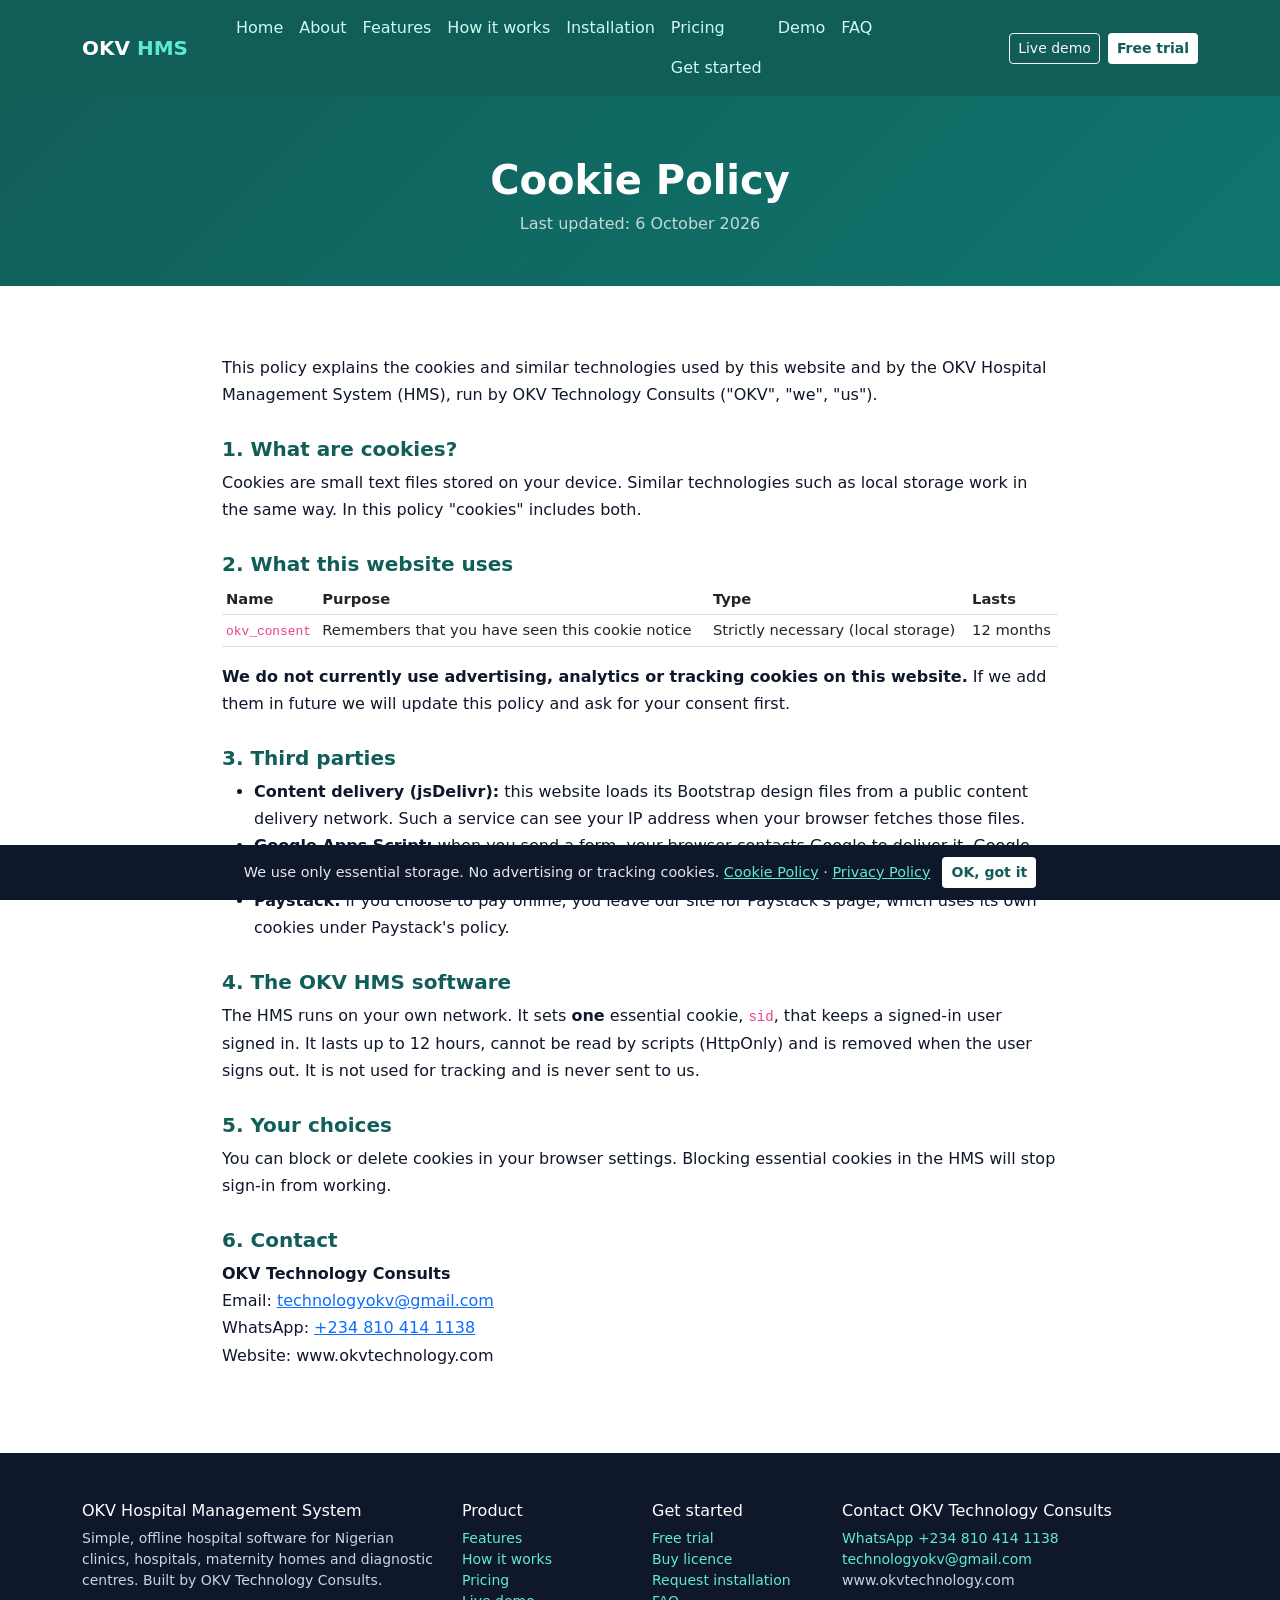
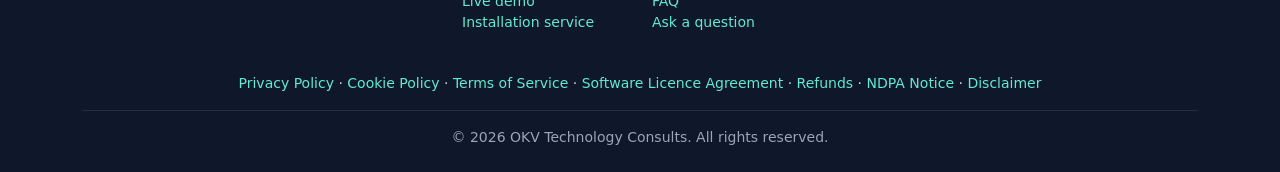
<file: pages/cookies.html>
<!DOCTYPE html>
<html lang="en"><head><meta charset="utf-8"><meta name="viewport" content="width=device-width, initial-scale=1">
<title>Cookie Policy | OKV Hospital Management System</title><meta name="description" content="What cookies and similar storage this website and the OKV HMS software use.">
<link href="../assets/css/bootstrap.min.css" rel="stylesheet">
<link href="../assets/css/site.css" rel="stylesheet"></head><body><nav class="navbar navbar-expand-lg navbar-dark sticky-top"><div class="container">
<a class="navbar-brand fw-bold" href="../index.html">OKV <span style="color:#5eead4">HMS</span></a>
<button class="navbar-toggler" data-bs-toggle="collapse" data-bs-target="#nv" aria-label="Menu"><span class="navbar-toggler-icon"></span></button>
<div id="nv" class="collapse navbar-collapse"><ul class="navbar-nav me-auto ms-lg-4"><li class="nav-item"><a class="nav-link" href="../index.html">Home</a></li><li class="nav-item"><a class="nav-link" href="../index.html#about">About</a></li><li class="nav-item"><a class="nav-link" href="../index.html#features">Features</a></li><li class="nav-item"><a class="nav-link" href="../index.html#how">How it works</a></li><li class="nav-item"><a class="nav-link" href="../index.html#install">Installation</a></li><li class="nav-item"><a class="nav-link" href="pricing.html">Pricing</a><a class="nav-link" href="../okvhms/index.html">Get started</a></li><li class="nav-item"><a class="nav-link" href="demo.html">Demo</a></li><li class="nav-item"><a class="nav-link" href="../index.html#faq">FAQ</a></li></ul>
<div class="d-flex gap-2 pb-2 pb-lg-0"><a class="btn btn-sm btn-outline-light" href="demo.html">Live demo</a><button class="btn btn-sm btn-okv" data-bs-toggle="modal" data-bs-target="#trialModal">Free trial</button></div></div></div></nav><div class="pagehead"><div class="container"><h1 class="fw-bold">Cookie Policy</h1><p class="mb-0 opacity-75">Last updated: 6 October 2026</p></div></div><section><div class="container" style="max-width:860px"><div class="legal">
<p>This policy explains the cookies and similar technologies used by this website and by the OKV Hospital Management System (HMS), run by OKV Technology Consults ("OKV", "we", "us").</p>
<h2>1. What are cookies?</h2><p>Cookies are small text files stored on your device. Similar technologies such as local storage work in the same way. In this policy "cookies" includes both.</p>
<h2>2. What this website uses</h2>
<table class="table table-sm"><thead><tr><th>Name</th><th>Purpose</th><th>Type</th><th>Lasts</th></tr></thead><tbody>
<tr><td><code>okv_consent</code></td><td>Remembers that you have seen this cookie notice</td><td>Strictly necessary (local storage)</td><td>12 months</td></tr></tbody></table>
<p><b>We do not currently use advertising, analytics or tracking cookies on this website.</b> If we add them in future we will update this policy and ask for your consent first.</p>
<h2>3. Third parties</h2><ul><li><b>Content delivery (jsDelivr):</b> this website loads its Bootstrap design files from a public content delivery network. Such a service can see your IP address when your browser fetches those files.</li>
<li><b>Google Apps Script:</b> when you send a form, your browser contacts Google to deliver it. Google handles that request under its own privacy policy.</li>
<li><b>Paystack:</b> if you choose to pay online, you leave our site for Paystack's page, which uses its own cookies under Paystack's policy.</li></ul>
<h2>4. The OKV HMS software</h2><p>The HMS runs on your own network. It sets <b>one</b> essential cookie, <code>sid</code>, that keeps a signed-in user signed in. It lasts up to 12 hours, cannot be read by scripts (HttpOnly) and is removed when the user signs out. It is not used for tracking and is never sent to us.</p>
<h2>5. Your choices</h2><p>You can block or delete cookies in your browser settings. Blocking essential cookies in the HMS will stop sign-in from working.</p>
<h2>6. Contact</h2><p><b>OKV Technology Consults</b><br>Email: <a href="mailto:technologyokv@gmail.com">technologyokv@gmail.com</a><br>WhatsApp: <a class="js-wa" target="_blank" rel="noopener">+234 810 414 1138</a><br>Website: www.okvtechnology.com</p></div></div></section><footer><div class="container"><div class="row g-4">
<div class="col-lg-4"><h6>OKV Hospital Management System</h6><p class="small">Simple, offline hospital software for Nigerian clinics, hospitals, maternity homes and diagnostic centres. Built by OKV Technology Consults.</p></div>
<div class="col-6 col-lg-2"><h6>Product</h6><ul class="list-unstyled small"><li><a href="../index.html#features">Features</a></li><li><a href="../index.html#how">How it works</a></li><li><a href="pricing.html">Pricing</a></li><li><a href="demo.html">Live demo</a></li><li><a href="../index.html#install">Installation service</a></li></ul></div>
<div class="col-6 col-lg-2"><h6>Get started</h6><ul class="list-unstyled small"><li><a href="#" data-bs-toggle="modal" data-bs-target="#trialModal">Free trial</a></li><li><a href="#" data-bs-toggle="modal" data-bs-target="#buyModal">Buy licence</a></li><li><a href="#" data-bs-toggle="modal" data-bs-target="#installModal">Request installation</a></li><li><a href="../index.html#faq">FAQ</a></li><li><a href="#" data-bs-toggle="modal" data-bs-target="#askModal">Ask a question</a></li></ul></div>
<div class="col-lg-4"><h6>Contact OKV Technology Consults</h6><ul class="list-unstyled small"><li><a class="js-wa" target="_blank" rel="noopener">WhatsApp +234 810 414 1138</a></li><li><a href="mailto:technologyokv@gmail.com">technologyokv@gmail.com</a></li><li>www.okvtechnology.com</li></ul></div></div>
<div class="row g-2 mt-3 small"><div class="col-12 text-center"><a href="privacy.html">Privacy Policy</a> &middot; <a href="cookies.html">Cookie Policy</a> &middot; <a href="terms.html">Terms of Service</a> &middot; <a href="eula.html">Software Licence Agreement</a> &middot; <a href="refund.html">Refunds</a> &middot; <a href="data-protection.html">NDPA Notice</a> &middot; <a href="disclaimer.html">Disclaimer</a></div></div>
<hr class="border-secondary mt-3"><div class="small text-center opacity-75">&copy; <span class="js-year"></span> OKV Technology Consults. All rights reserved.</div></div></footer>
<div class="modal fade" id="trialModal" tabindex="-1"><div class="modal-dialog modal-dialog-centered"><div class="modal-content">
  <div class="modal-header"><h5 class="modal-title">Download your free trial</h5><button class="btn-close" data-bs-dismiss="modal"></button></div>
  <div class="modal-body"><div id="tform"><p class="text-muted small">Fill this short form. Your download is ready straight after, and we email you the link too.</p>
    <form id="tf"><div class="hp"><input name="hp" tabindex="-1" autocomplete="off"></div><div class="row g-2">
      <div class="col-12"><input class="form-control" name="name" placeholder="Your full name" required></div>
      <div class="col-12"><input class="form-control" name="hospital" placeholder="Hospital / clinic / business name" required></div>
      <div class="col-md-6"><input class="form-control" type="email" name="email" placeholder="Email address" required></div>
      <div class="col-md-6"><input class="form-control" name="phone" placeholder="Phone / WhatsApp" required></div>
      <div class="col-md-6"><input class="form-control" name="city" placeholder="City / State"></div>
      <div class="col-md-6"><select class="form-select" name="kind"><option>Hospital</option><option>Clinic</option><option>Maternity home</option><option>Diagnostic centre</option><option>Pharmacy</option><option>Other</option></select></div></div>
      <button class="btn btn-solid w-100 mt-3 btn-lg" type="submit" id="tbtn">Get my free download</button><div class="text-danger small mt-2" id="terr"></div></form></div>
    <div id="tdone" class="text-center d-none"><div class="display-6" style="color:var(--p)">&#10003;</div><h5>Thank you!</h5><p>Choose your computer. Each download installs like normal software: nothing else to install.</p>
      <div class="d-grid gap-2"><a id="tlink" class="btn btn-solid btn-lg d-none" rel="noopener">Windows 7, 8, 10, 11 (32 and 64-bit)</a><a id="tlinkArm" class="btn btn-solid btn-lg d-none" rel="noopener">Mac with Apple chip (M1 to M4)</a><a id="tlinkIntel" class="btn btn-solid btn-lg d-none" rel="noopener">Mac with Intel chip</a></div>
      <p class="small text-muted mt-3">We also emailed you the links. <b>Windows:</b> extract the ZIP and run OKV_HMS_Setup.exe. <b>Mac:</b> open the DMG and drag OKV HMS to Applications.</p></div></div></div></div></div>

<div class="modal fade" id="buyModal" tabindex="-1"><div class="modal-dialog modal-dialog-centered modal-lg"><div class="modal-content">
  <div class="modal-header"><h5 class="modal-title">Buy the full licence: NGN <span class="js-price">120,000</span> (one-time)</h5><button class="btn-close" data-bs-dismiss="modal"></button></div>
  <div class="modal-body"><div id="bform">
    <div id="nopay" class="alert alert-warning d-none">Online and bank-transfer payments are not open right now. Please WhatsApp us on +234 810 414 1138.</div>
    <div id="psBox" class="d-none mb-3 p-3 rounded-3" style="background:#f0fdfa;border:1px solid #99f6e4"><h6 class="mb-1">Pay online with Paystack (fastest)</h6><p class="small mb-2">Card, bank transfer or USSD. Your activation code appears right after payment and is emailed to you.</p>
      <form id="pf"><div class="hp"><input name="hp" tabindex="-1" autocomplete="off"></div><input type="hidden" name="install_id"><div class="row g-2"><div class="col-md-6"><input class="form-control form-control-sm" name="name" placeholder="Your full name" required></div><div class="col-md-6"><input class="form-control form-control-sm" name="hospital" placeholder="Hospital / business" required></div><div class="col-md-6"><input class="form-control form-control-sm" type="email" name="email" placeholder="Email for the code" required></div><div class="col-md-6"><input class="form-control form-control-sm" name="phone" placeholder="Phone / WhatsApp" required></div></div>
      <button class="btn btn-solid mt-2" type="submit" id="pbtn">Pay with Paystack</button><div class="text-danger small mt-2" id="perr"></div></form></div>
    <div class="manual-only"><div class="fw-semibold small mb-1"><span class="ps-or d-none">Or pay</span><span class="ps-not">Pay</span> by bank transfer and upload your receipt</div><ol class="small" style="line-height:1.8"><li>Pay <b>NGN <span class="js-price">120,000</span></b> to <b class="js-bank"></b>.</li><li>Fill this form and attach your payment receipt.</li><li>We are alerted instantly. Your <b>activation code arrives by email within 24 hours</b>.</li></ol>
    <form id="bf"><div class="hp"><input name="hp" tabindex="-1" autocomplete="off"></div><div class="row g-2">
      <div class="col-md-6"><input class="form-control" name="name" placeholder="Your full name" required></div><div class="col-md-6"><input class="form-control" name="hospital" placeholder="Hospital / business" required></div>
      <div class="col-md-6"><input class="form-control" type="email" name="email" placeholder="Email for the activation code" required></div><div class="col-md-6"><input class="form-control" name="phone" placeholder="Phone / WhatsApp" required></div>
      <div class="col-md-4"><input class="form-control" type="number" name="amount" value="120000" min="1" required></div><div class="col-md-4"><input class="form-control" name="payment_ref" placeholder="Payment reference" required></div><div class="col-md-4"><input class="form-control" type="date" name="paid_date" required></div>
      <div class="col-md-6"><input class="form-control" name="install_id" placeholder="Installation ID (filled in for you from the software)"></div>
      <div class="col-md-6"><input class="form-control" type="file" id="bfile" accept="image/jpeg,image/png,application/pdf" required></div></div>
      <button class="btn btn-solid w-100 mt-3 btn-lg" type="submit" id="bbtn">Submit payment and request code</button><div class="text-danger small mt-2" id="berr"></div></form></div></div>
    <div id="bdone" class="text-center d-none"><div class="display-6" style="color:var(--p)">&#10003;</div><h5>Request received</h5><p>We have been alerted. Your activation code will be emailed to you within 24 hours.</p></div></div></div></div></div>

<div class="modal fade" id="installModal" tabindex="-1"><div class="modal-dialog modal-dialog-centered"><div class="modal-content">
  <div class="modal-header"><h5 class="modal-title">Request installation service</h5><button class="btn-close" data-bs-dismiss="modal"></button></div>
  <div class="modal-body"><div id="iform"><p class="text-muted small">OKV Technology Consults installs and sets up the system for you. Tell us about your facility and we will contact you with a quote.</p>
    <form id="inf"><div class="hp"><input name="hp" tabindex="-1" autocomplete="off"></div><div class="row g-2">
      <div class="col-md-6"><input class="form-control" name="name" placeholder="Your full name" required></div><div class="col-md-6"><input class="form-control" name="hospital" placeholder="Hospital / business" required></div>
      <div class="col-md-6"><input class="form-control" type="email" name="email" placeholder="Email" required></div><div class="col-md-6"><input class="form-control" name="phone" placeholder="Phone / WhatsApp" required></div>
      <div class="col-md-6"><input class="form-control" name="city" placeholder="City / State" required></div><div class="col-md-6"><select class="form-select" name="mode"><option>Remote installation</option><option>On-site installation</option></select></div>
      <div class="col-md-6"><input class="form-control" type="number" name="computers" value="1" min="1" max="500" required></div><div class="col-md-6"><input class="form-control" type="date" name="date"></div>
      <div class="col-12"><textarea class="form-control" name="notes" rows="2" placeholder="Anything we should know (number of staff, existing records, etc.)"></textarea></div></div>
    <button class="btn btn-solid w-100 mt-3 btn-lg" type="submit" id="ibtn">Request installation</button><div class="text-danger small mt-2" id="ierr"></div></form></div>
    <div id="idone" class="text-center d-none"><div class="display-6" style="color:var(--p)">&#10003;</div><h5>Request received</h5><p>Thank you. Our installation team will contact you shortly to agree the date and a quote.</p></div></div></div></div></div>

<div class="modal fade" id="askModal" tabindex="-1"><div class="modal-dialog modal-dialog-centered"><div class="modal-content">
  <div class="modal-header"><h5 class="modal-title">Ask us anything</h5><button class="btn-close" data-bs-dismiss="modal"></button></div>
  <div class="modal-body"><form id="qf"><div class="hp"><input name="hp" tabindex="-1" autocomplete="off"></div><div class="row g-2">
    <div class="col-md-6"><input class="form-control" name="name" placeholder="Your name" required></div><div class="col-md-6"><input class="form-control" type="email" name="email" placeholder="Email" required></div>
    <div class="col-md-6"><input class="form-control" name="phone" placeholder="Phone / WhatsApp"></div><div class="col-md-6"><input class="form-control" name="hospital" placeholder="Hospital / business"></div>
    <div class="col-12"><textarea class="form-control" name="message" rows="4" placeholder="How can we help?" required></textarea></div></div>
    <button class="btn btn-solid mt-3" type="submit">Send message</button><div class="mt-2 small" id="qmsg"></div></form></div></div></div></div><div id="cookiebar" class="d-none"><span>We use only essential storage. No advertising or tracking cookies. <a href="cookies.html" style="color:#5eead4">Cookie Policy</a> &middot; <a href="privacy.html" style="color:#5eead4">Privacy Policy</a></span><button id="cookieok" class="btn btn-sm btn-okv">OK, got it</button></div><script src="../assets/js/bootstrap.bundle.min.js"></script><script src="../assets/js/site.js"></script></body></html>
</file>
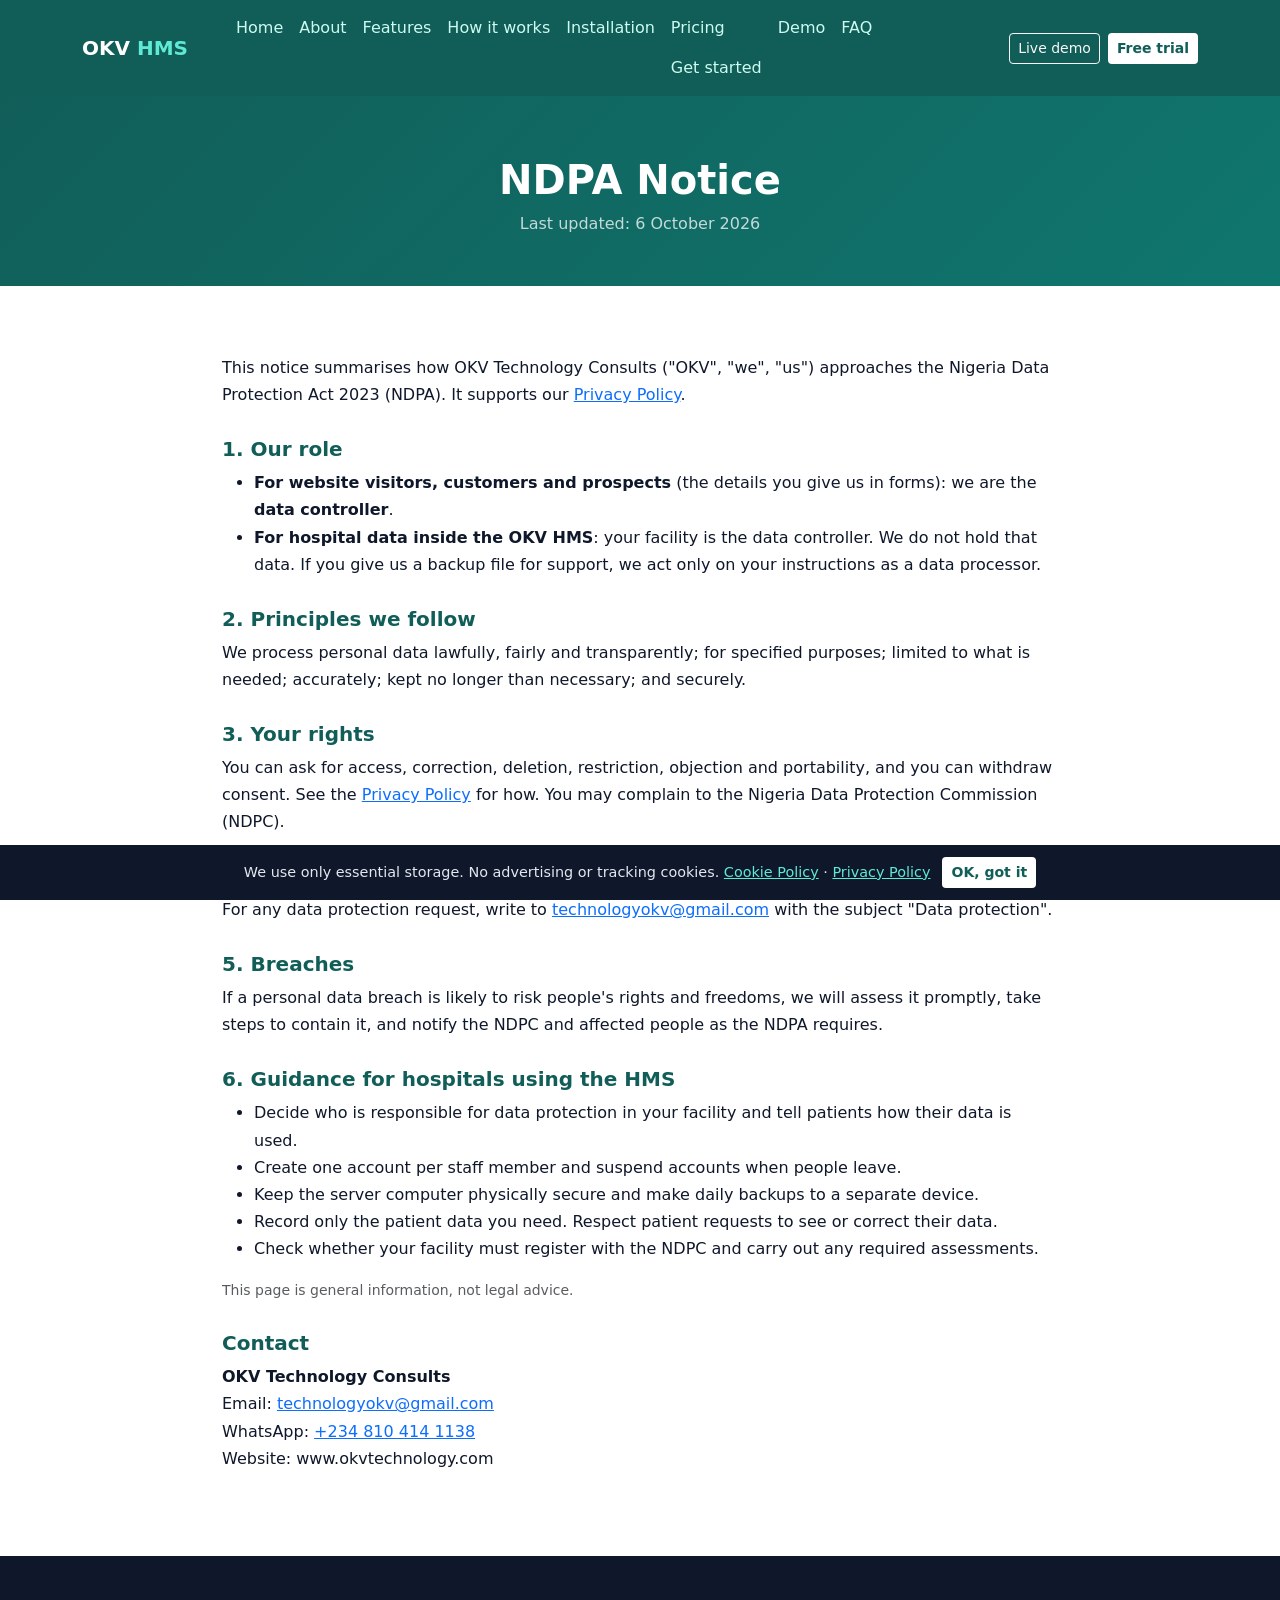
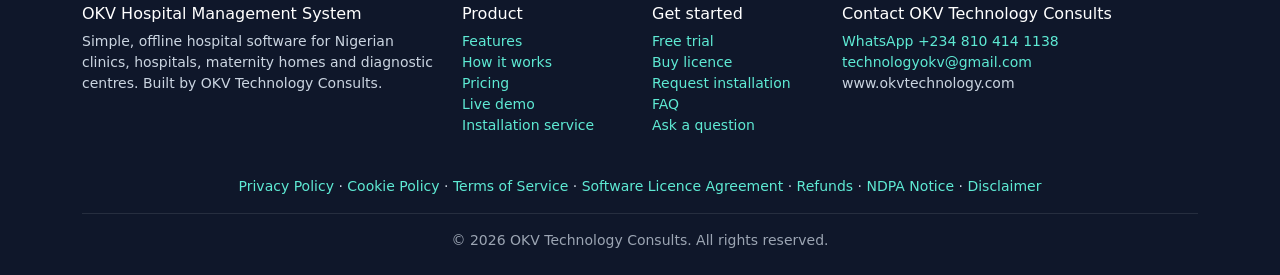
<file: pages/data-protection.html>
<!DOCTYPE html>
<html lang="en"><head><meta charset="utf-8"><meta name="viewport" content="width=device-width, initial-scale=1">
<title>NDPA Notice | OKV Hospital Management System</title><meta name="description" content="How OKV Technology Consults approaches the Nigeria Data Protection Act 2023.">
<link href="../assets/css/bootstrap.min.css" rel="stylesheet">
<link href="../assets/css/site.css" rel="stylesheet"></head><body><nav class="navbar navbar-expand-lg navbar-dark sticky-top"><div class="container">
<a class="navbar-brand fw-bold" href="../index.html">OKV <span style="color:#5eead4">HMS</span></a>
<button class="navbar-toggler" data-bs-toggle="collapse" data-bs-target="#nv" aria-label="Menu"><span class="navbar-toggler-icon"></span></button>
<div id="nv" class="collapse navbar-collapse"><ul class="navbar-nav me-auto ms-lg-4"><li class="nav-item"><a class="nav-link" href="../index.html">Home</a></li><li class="nav-item"><a class="nav-link" href="../index.html#about">About</a></li><li class="nav-item"><a class="nav-link" href="../index.html#features">Features</a></li><li class="nav-item"><a class="nav-link" href="../index.html#how">How it works</a></li><li class="nav-item"><a class="nav-link" href="../index.html#install">Installation</a></li><li class="nav-item"><a class="nav-link" href="pricing.html">Pricing</a><a class="nav-link" href="../okvhms/index.html">Get started</a></li><li class="nav-item"><a class="nav-link" href="demo.html">Demo</a></li><li class="nav-item"><a class="nav-link" href="../index.html#faq">FAQ</a></li></ul>
<div class="d-flex gap-2 pb-2 pb-lg-0"><a class="btn btn-sm btn-outline-light" href="demo.html">Live demo</a><button class="btn btn-sm btn-okv" data-bs-toggle="modal" data-bs-target="#trialModal">Free trial</button></div></div></div></nav><div class="pagehead"><div class="container"><h1 class="fw-bold">NDPA Notice</h1><p class="mb-0 opacity-75">Last updated: 6 October 2026</p></div></div><section><div class="container" style="max-width:860px"><div class="legal">
<p>This notice summarises how OKV Technology Consults ("OKV", "we", "us") approaches the Nigeria Data Protection Act 2023 (NDPA). It supports our <a href="privacy.html">Privacy Policy</a>.</p>
<h2>1. Our role</h2><ul><li><b>For website visitors, customers and prospects</b> (the details you give us in forms): we are the <b>data controller</b>.</li>
<li><b>For hospital data inside the OKV HMS</b>: your facility is the data controller. We do not hold that data. If you give us a backup file for support, we act only on your instructions as a data processor.</li></ul>
<h2>2. Principles we follow</h2><p>We process personal data lawfully, fairly and transparently; for specified purposes; limited to what is needed; accurately; kept no longer than necessary; and securely.</p>
<h2>3. Your rights</h2><p>You can ask for access, correction, deletion, restriction, objection and portability, and you can withdraw consent. See the <a href="privacy.html">Privacy Policy</a> for how. You may complain to the Nigeria Data Protection Commission (NDPC).</p>
<h2>4. Data protection contact</h2><p>For any data protection request, write to <a href="mailto:technologyokv@gmail.com">technologyokv@gmail.com</a> with the subject "Data protection".</p>
<h2>5. Breaches</h2><p>If a personal data breach is likely to risk people's rights and freedoms, we will assess it promptly, take steps to contain it, and notify the NDPC and affected people as the NDPA requires.</p>
<h2>6. Guidance for hospitals using the HMS</h2><ul><li>Decide who is responsible for data protection in your facility and tell patients how their data is used.</li><li>Create one account per staff member and suspend accounts when people leave.</li><li>Keep the server computer physically secure and make daily backups to a separate device.</li><li>Record only the patient data you need. Respect patient requests to see or correct their data.</li><li>Check whether your facility must register with the NDPC and carry out any required assessments.</li></ul>
<p class="text-muted small">This page is general information, not legal advice.</p>
<h2>Contact</h2><p><b>OKV Technology Consults</b><br>Email: <a href="mailto:technologyokv@gmail.com">technologyokv@gmail.com</a><br>WhatsApp: <a class="js-wa" target="_blank" rel="noopener">+234 810 414 1138</a><br>Website: www.okvtechnology.com</p></div></div></section><footer><div class="container"><div class="row g-4">
<div class="col-lg-4"><h6>OKV Hospital Management System</h6><p class="small">Simple, offline hospital software for Nigerian clinics, hospitals, maternity homes and diagnostic centres. Built by OKV Technology Consults.</p></div>
<div class="col-6 col-lg-2"><h6>Product</h6><ul class="list-unstyled small"><li><a href="../index.html#features">Features</a></li><li><a href="../index.html#how">How it works</a></li><li><a href="pricing.html">Pricing</a></li><li><a href="demo.html">Live demo</a></li><li><a href="../index.html#install">Installation service</a></li></ul></div>
<div class="col-6 col-lg-2"><h6>Get started</h6><ul class="list-unstyled small"><li><a href="#" data-bs-toggle="modal" data-bs-target="#trialModal">Free trial</a></li><li><a href="#" data-bs-toggle="modal" data-bs-target="#buyModal">Buy licence</a></li><li><a href="#" data-bs-toggle="modal" data-bs-target="#installModal">Request installation</a></li><li><a href="../index.html#faq">FAQ</a></li><li><a href="#" data-bs-toggle="modal" data-bs-target="#askModal">Ask a question</a></li></ul></div>
<div class="col-lg-4"><h6>Contact OKV Technology Consults</h6><ul class="list-unstyled small"><li><a class="js-wa" target="_blank" rel="noopener">WhatsApp +234 810 414 1138</a></li><li><a href="mailto:technologyokv@gmail.com">technologyokv@gmail.com</a></li><li>www.okvtechnology.com</li></ul></div></div>
<div class="row g-2 mt-3 small"><div class="col-12 text-center"><a href="privacy.html">Privacy Policy</a> &middot; <a href="cookies.html">Cookie Policy</a> &middot; <a href="terms.html">Terms of Service</a> &middot; <a href="eula.html">Software Licence Agreement</a> &middot; <a href="refund.html">Refunds</a> &middot; <a href="data-protection.html">NDPA Notice</a> &middot; <a href="disclaimer.html">Disclaimer</a></div></div>
<hr class="border-secondary mt-3"><div class="small text-center opacity-75">&copy; <span class="js-year"></span> OKV Technology Consults. All rights reserved.</div></div></footer>
<div class="modal fade" id="trialModal" tabindex="-1"><div class="modal-dialog modal-dialog-centered"><div class="modal-content">
  <div class="modal-header"><h5 class="modal-title">Download your free trial</h5><button class="btn-close" data-bs-dismiss="modal"></button></div>
  <div class="modal-body"><div id="tform"><p class="text-muted small">Fill this short form. Your download is ready straight after, and we email you the link too.</p>
    <form id="tf"><div class="hp"><input name="hp" tabindex="-1" autocomplete="off"></div><div class="row g-2">
      <div class="col-12"><input class="form-control" name="name" placeholder="Your full name" required></div>
      <div class="col-12"><input class="form-control" name="hospital" placeholder="Hospital / clinic / business name" required></div>
      <div class="col-md-6"><input class="form-control" type="email" name="email" placeholder="Email address" required></div>
      <div class="col-md-6"><input class="form-control" name="phone" placeholder="Phone / WhatsApp" required></div>
      <div class="col-md-6"><input class="form-control" name="city" placeholder="City / State"></div>
      <div class="col-md-6"><select class="form-select" name="kind"><option>Hospital</option><option>Clinic</option><option>Maternity home</option><option>Diagnostic centre</option><option>Pharmacy</option><option>Other</option></select></div></div>
      <button class="btn btn-solid w-100 mt-3 btn-lg" type="submit" id="tbtn">Get my free download</button><div class="text-danger small mt-2" id="terr"></div></form></div>
    <div id="tdone" class="text-center d-none"><div class="display-6" style="color:var(--p)">&#10003;</div><h5>Thank you!</h5><p>Choose your computer. Each download installs like normal software: nothing else to install.</p>
      <div class="d-grid gap-2"><a id="tlink" class="btn btn-solid btn-lg d-none" rel="noopener">Windows 7, 8, 10, 11 (32 and 64-bit)</a><a id="tlinkArm" class="btn btn-solid btn-lg d-none" rel="noopener">Mac with Apple chip (M1 to M4)</a><a id="tlinkIntel" class="btn btn-solid btn-lg d-none" rel="noopener">Mac with Intel chip</a></div>
      <p class="small text-muted mt-3">We also emailed you the links. <b>Windows:</b> extract the ZIP and run OKV_HMS_Setup.exe. <b>Mac:</b> open the DMG and drag OKV HMS to Applications.</p></div></div></div></div></div>

<div class="modal fade" id="buyModal" tabindex="-1"><div class="modal-dialog modal-dialog-centered modal-lg"><div class="modal-content">
  <div class="modal-header"><h5 class="modal-title">Buy the full licence: NGN <span class="js-price">120,000</span> (one-time)</h5><button class="btn-close" data-bs-dismiss="modal"></button></div>
  <div class="modal-body"><div id="bform">
    <div id="nopay" class="alert alert-warning d-none">Online and bank-transfer payments are not open right now. Please WhatsApp us on +234 810 414 1138.</div>
    <div id="psBox" class="d-none mb-3 p-3 rounded-3" style="background:#f0fdfa;border:1px solid #99f6e4"><h6 class="mb-1">Pay online with Paystack (fastest)</h6><p class="small mb-2">Card, bank transfer or USSD. Your activation code appears right after payment and is emailed to you.</p>
      <form id="pf"><div class="hp"><input name="hp" tabindex="-1" autocomplete="off"></div><input type="hidden" name="install_id"><div class="row g-2"><div class="col-md-6"><input class="form-control form-control-sm" name="name" placeholder="Your full name" required></div><div class="col-md-6"><input class="form-control form-control-sm" name="hospital" placeholder="Hospital / business" required></div><div class="col-md-6"><input class="form-control form-control-sm" type="email" name="email" placeholder="Email for the code" required></div><div class="col-md-6"><input class="form-control form-control-sm" name="phone" placeholder="Phone / WhatsApp" required></div></div>
      <button class="btn btn-solid mt-2" type="submit" id="pbtn">Pay with Paystack</button><div class="text-danger small mt-2" id="perr"></div></form></div>
    <div class="manual-only"><div class="fw-semibold small mb-1"><span class="ps-or d-none">Or pay</span><span class="ps-not">Pay</span> by bank transfer and upload your receipt</div><ol class="small" style="line-height:1.8"><li>Pay <b>NGN <span class="js-price">120,000</span></b> to <b class="js-bank"></b>.</li><li>Fill this form and attach your payment receipt.</li><li>We are alerted instantly. Your <b>activation code arrives by email within 24 hours</b>.</li></ol>
    <form id="bf"><div class="hp"><input name="hp" tabindex="-1" autocomplete="off"></div><div class="row g-2">
      <div class="col-md-6"><input class="form-control" name="name" placeholder="Your full name" required></div><div class="col-md-6"><input class="form-control" name="hospital" placeholder="Hospital / business" required></div>
      <div class="col-md-6"><input class="form-control" type="email" name="email" placeholder="Email for the activation code" required></div><div class="col-md-6"><input class="form-control" name="phone" placeholder="Phone / WhatsApp" required></div>
      <div class="col-md-4"><input class="form-control" type="number" name="amount" value="120000" min="1" required></div><div class="col-md-4"><input class="form-control" name="payment_ref" placeholder="Payment reference" required></div><div class="col-md-4"><input class="form-control" type="date" name="paid_date" required></div>
      <div class="col-md-6"><input class="form-control" name="install_id" placeholder="Installation ID (filled in for you from the software)"></div>
      <div class="col-md-6"><input class="form-control" type="file" id="bfile" accept="image/jpeg,image/png,application/pdf" required></div></div>
      <button class="btn btn-solid w-100 mt-3 btn-lg" type="submit" id="bbtn">Submit payment and request code</button><div class="text-danger small mt-2" id="berr"></div></form></div></div>
    <div id="bdone" class="text-center d-none"><div class="display-6" style="color:var(--p)">&#10003;</div><h5>Request received</h5><p>We have been alerted. Your activation code will be emailed to you within 24 hours.</p></div></div></div></div></div>

<div class="modal fade" id="installModal" tabindex="-1"><div class="modal-dialog modal-dialog-centered"><div class="modal-content">
  <div class="modal-header"><h5 class="modal-title">Request installation service</h5><button class="btn-close" data-bs-dismiss="modal"></button></div>
  <div class="modal-body"><div id="iform"><p class="text-muted small">OKV Technology Consults installs and sets up the system for you. Tell us about your facility and we will contact you with a quote.</p>
    <form id="inf"><div class="hp"><input name="hp" tabindex="-1" autocomplete="off"></div><div class="row g-2">
      <div class="col-md-6"><input class="form-control" name="name" placeholder="Your full name" required></div><div class="col-md-6"><input class="form-control" name="hospital" placeholder="Hospital / business" required></div>
      <div class="col-md-6"><input class="form-control" type="email" name="email" placeholder="Email" required></div><div class="col-md-6"><input class="form-control" name="phone" placeholder="Phone / WhatsApp" required></div>
      <div class="col-md-6"><input class="form-control" name="city" placeholder="City / State" required></div><div class="col-md-6"><select class="form-select" name="mode"><option>Remote installation</option><option>On-site installation</option></select></div>
      <div class="col-md-6"><input class="form-control" type="number" name="computers" value="1" min="1" max="500" required></div><div class="col-md-6"><input class="form-control" type="date" name="date"></div>
      <div class="col-12"><textarea class="form-control" name="notes" rows="2" placeholder="Anything we should know (number of staff, existing records, etc.)"></textarea></div></div>
    <button class="btn btn-solid w-100 mt-3 btn-lg" type="submit" id="ibtn">Request installation</button><div class="text-danger small mt-2" id="ierr"></div></form></div>
    <div id="idone" class="text-center d-none"><div class="display-6" style="color:var(--p)">&#10003;</div><h5>Request received</h5><p>Thank you. Our installation team will contact you shortly to agree the date and a quote.</p></div></div></div></div></div>

<div class="modal fade" id="askModal" tabindex="-1"><div class="modal-dialog modal-dialog-centered"><div class="modal-content">
  <div class="modal-header"><h5 class="modal-title">Ask us anything</h5><button class="btn-close" data-bs-dismiss="modal"></button></div>
  <div class="modal-body"><form id="qf"><div class="hp"><input name="hp" tabindex="-1" autocomplete="off"></div><div class="row g-2">
    <div class="col-md-6"><input class="form-control" name="name" placeholder="Your name" required></div><div class="col-md-6"><input class="form-control" type="email" name="email" placeholder="Email" required></div>
    <div class="col-md-6"><input class="form-control" name="phone" placeholder="Phone / WhatsApp"></div><div class="col-md-6"><input class="form-control" name="hospital" placeholder="Hospital / business"></div>
    <div class="col-12"><textarea class="form-control" name="message" rows="4" placeholder="How can we help?" required></textarea></div></div>
    <button class="btn btn-solid mt-3" type="submit">Send message</button><div class="mt-2 small" id="qmsg"></div></form></div></div></div></div><div id="cookiebar" class="d-none"><span>We use only essential storage. No advertising or tracking cookies. <a href="cookies.html" style="color:#5eead4">Cookie Policy</a> &middot; <a href="privacy.html" style="color:#5eead4">Privacy Policy</a></span><button id="cookieok" class="btn btn-sm btn-okv">OK, got it</button></div><script src="../assets/js/bootstrap.bundle.min.js"></script><script src="../assets/js/site.js"></script></body></html>
</file>
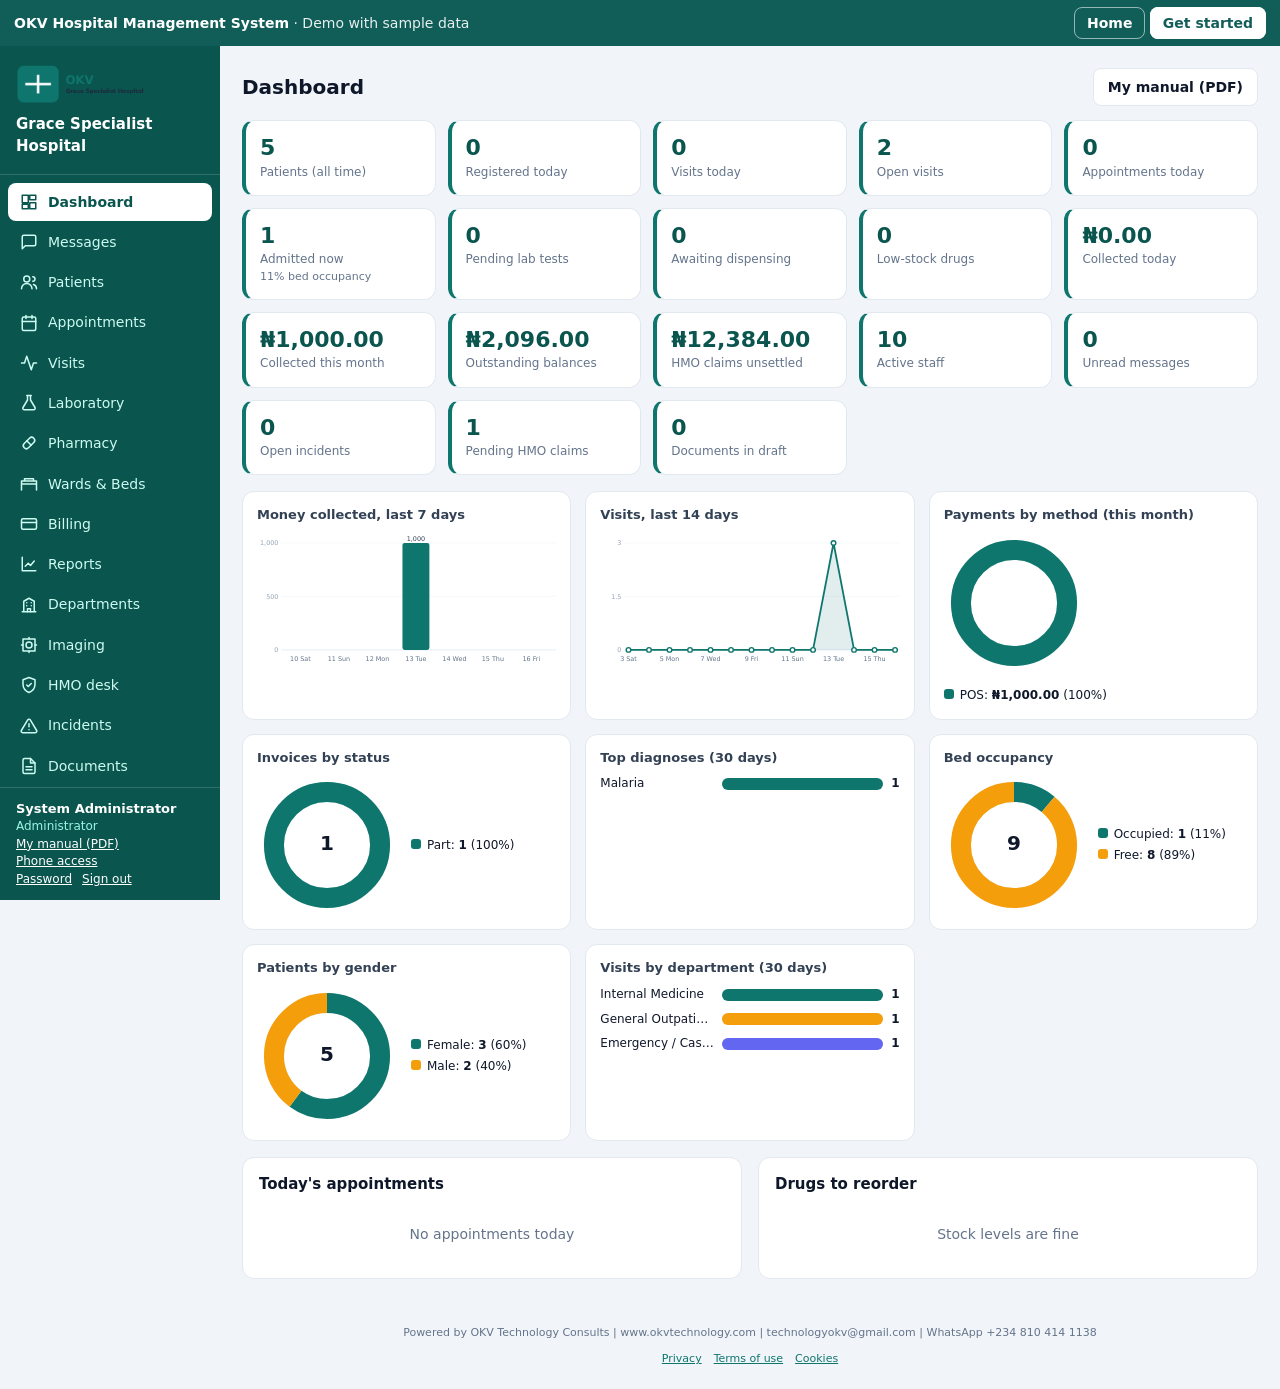
<file: pages/demo.html>
<!DOCTYPE html>
<html lang="en"><head><meta name="robots" content="index,follow"><meta name="description" content="Live demo of the OKV Hospital Management System with sample data."><script>(function(){var f=window.fetch;window.fetch=function(u,o){var s=String(u&&u.url?u.url:u);if(s.indexOf('/api/')>=0)return Promise.resolve(new Response('{}',{status:200,headers:{'Content-Type':'application/json'}}));return f.apply(this,arguments)};})();</script><meta name="robots" content="noindex"><script>(function(){var IMG={"/api/logo": "[data-uri]"};function fixImg(el){var s=el.getAttribute&&el.getAttribute('src');if(!s||s.indexOf('/api/')!==0)return;var base=s.split('?')[0];if(IMG[base]&&el.src!==IMG[base]){el.src=IMG[base];}}function fixAll(){document.querySelectorAll('img').forEach(fixImg);}new MutationObserver(function(){fixAll();}).observe(document.documentElement,{childList:true,subtree:true});document.addEventListener('DOMContentLoaded',fixAll);})();</script><meta charset="utf-8"><meta name="viewport" content="width=device-width,initial-scale=1">
<title>Hospital Management System</title>
<style>
:root{--p:#0f766e;--p2:#115e59;--bg:#f1f5f9;--bd:#e2e8f0;--tx:#0f172a;--mu:#64748b;--rd:#dc2626;--gn:#16a34a;--am:#d97706}
*{box-sizing:border-box}body{margin:0;font:14px/1.45 system-ui,Segoe UI,Roboto,Arial,sans-serif;color:var(--tx);background:var(--bg)}
button,input,select,textarea{font:inherit}
#app{display:flex;min-height:100vh}
#side{width:220px;background:var(--p2);color:#fff;display:flex;flex-direction:column;position:sticky;top:0;height:100vh;max-height:100vh;flex-shrink:0;min-height:0}
#side .brand{flex:none}#side .who{flex:none}
#side .brand{padding:16px;font-weight:700;font-size:15px;border-bottom:1px solid rgba(255,255,255,.15)}
#side nav{flex:1 1 auto;min-height:0;overflow-y:auto;padding:8px;scrollbar-width:thin;scrollbar-color:rgba(255,255,255,.35) transparent}
#side nav::-webkit-scrollbar{width:6px}#side nav::-webkit-scrollbar-thumb{background:rgba(255,255,255,.35);border-radius:3px}
#side nav a{display:block;color:#ccfbf1;text-decoration:none;padding:9px 12px;border-radius:8px;margin-bottom:2px;cursor:pointer}
#side nav a:hover{background:rgba(255,255,255,.1)}#side nav a.on{background:#fff;color:var(--p2);font-weight:600}
#side .who{padding:12px 16px;border-top:1px solid rgba(255,255,255,.15);font-size:12px;color:#99f6e4}
#side .who b{display:block;color:#fff;font-size:13px}
#side .who a{color:#fff;cursor:pointer;text-decoration:underline;margin-right:10px}
#main{flex:1;padding:22px;min-width:0}
.foot{margin-top:30px;font-size:11px;color:var(--mu);text-align:center}
.ph{display:flex;justify-content:space-between;align-items:center;flex-wrap:wrap;gap:10px;margin-bottom:14px}
.ph h2{margin:0;font-size:20px}.pa{display:flex;gap:8px;flex-wrap:wrap;align-items:center}
.btn{background:var(--p);color:#fff;border:0;border-radius:8px;padding:8px 14px;cursor:pointer;font-weight:600}
.btn:hover{background:var(--p2)}.btn.ghost{background:#fff;color:var(--tx);border:1px solid var(--bd)}
.btn.ghost:hover{background:#f8fafc}.btn.red{background:var(--rd)}.btn.sm{padding:4px 10px;font-size:12px}
.btn[disabled]{opacity:.5;cursor:not-allowed}
.panel{background:#fff;border:1px solid var(--bd);border-radius:12px;padding:16px;margin-bottom:16px}
.panel h3{margin:0 0 10px;font-size:15px}
.cards{display:grid;grid-template-columns:repeat(auto-fill,minmax(170px,1fr));gap:12px;margin-bottom:16px}
.card{background:#fff;border:1px solid var(--bd);border-radius:12px;padding:14px}
.card .n{font-size:24px;font-weight:700;color:var(--p)}.card .l{color:var(--mu);font-size:12px}
.two{display:grid;grid-template-columns:repeat(auto-fit,minmax(300px,1fr));gap:16px}
.tw{overflow:auto}table{width:100%;border-collapse:collapse}
th{text-align:left;font-size:12px;color:var(--mu);padding:8px;border-bottom:1px solid var(--bd);white-space:nowrap}
td{padding:8px;border-bottom:1px solid #f1f5f9;vertical-align:top}tr:last-child td{border-bottom:0}
.empty{color:var(--mu);padding:18px;text-align:center}
.search,input,select,textarea{border:1px solid #cbd5e1;border-radius:8px;padding:8px 10px;background:#fff;color:var(--tx);max-width:100%}
.search{width:100%;max-width:420px;margin-bottom:12px}
input:focus,select:focus,textarea:focus{outline:2px solid #99f6e4;border-color:var(--p)}
label{display:block;font-size:12px;color:var(--mu);margin-bottom:10px}
label input,label select,label textarea{display:block;width:100%;margin-top:3px;color:var(--tx);font-size:14px}
.grid2{display:grid;grid-template-columns:1fr 1fr;gap:0 12px}.grid3{display:grid;grid-template-columns:repeat(3,1fr);gap:0 12px}
.tag{display:inline-block;padding:2px 8px;border-radius:99px;font-size:11px;font-weight:600;background:#e2e8f0;color:#334155}
.tag.g{background:#dcfce7;color:#166534}.tag.a{background:#fef3c7;color:#92400e}.tag.r{background:#fee2e2;color:#991b1b}.tag.b{background:#dbeafe;color:#1e40af}
.tabs{display:flex;gap:6px;margin-bottom:12px}.tabs button{border:1px solid var(--bd);background:#fff;border-radius:8px;padding:6px 14px;cursor:pointer}
.tabs button.on{background:var(--p);color:#fff;border-color:var(--p)}
.ov{position:fixed;inset:0;background:rgba(15,23,42,.5);display:flex;align-items:flex-start;justify-content:center;padding:30px 12px;overflow:auto;z-index:50}
.ov#picker{z-index:60}
.md{background:#fff;border-radius:14px;width:100%;max-width:560px;padding:18px}.md.wide{max-width:760px}
.md h3{margin:0 0 12px}.mf{display:flex;justify-content:flex-end;gap:8px;margin-top:8px}
.pp{display:flex;gap:6px;margin-top:3px}.pp input[readonly]{flex:1}
.pi{padding:8px 10px;border:1px solid var(--bd);border-radius:8px;margin-bottom:6px;cursor:pointer}.pi:hover{background:#f0fdfa;border-color:var(--p)}
#toast{position:fixed;right:16px;top:16px;z-index:100;display:flex;flex-direction:column;gap:8px}
.t{padding:10px 14px;border-radius:8px;color:#fff;background:#0f172a;box-shadow:0 4px 14px rgba(0,0,0,.2);max-width:340px}.t.err{background:var(--rd)}.t.ok{background:var(--gn)}
.banner{background:#fef3c7;color:#92400e;border:1px solid #fcd34d;border-radius:10px;padding:10px 14px;margin-bottom:14px}
.warn{background:#fee2e2;color:#991b1b;border-radius:8px;padding:6px 10px;font-weight:600;margin-top:6px}
.kv{display:grid;grid-template-columns:repeat(auto-fill,minmax(200px,1fr));gap:8px 16px}.kv div span{display:block;font-size:11px;color:var(--mu)}
.wards{display:flex;flex-wrap:wrap;gap:10px}.bed{width:150px;border-radius:10px;padding:10px;border:2px solid #86efac;background:#f0fdf4;cursor:pointer}
.bed.occ{border-color:#fca5a5;background:#fef2f2}.bed small{display:block;color:var(--mu)}
#login{min-height:100vh;display:flex;align-items:center;justify-content:center;padding:16px}
#login .box{background:#fff;border:1px solid var(--bd);border-radius:14px;padding:26px;width:100%;max-width:360px}
#login h1{margin:0 0 4px;font-size:20px;color:var(--p2)}#login p{margin:0 0 16px;color:var(--mu)}
#sheet{display:none;position:fixed;inset:0;background:#e2e8f0;overflow:auto;z-index:80;padding:16px}
#sheet .bar{max-width:800px;margin:0 auto 10px;display:flex;gap:8px;justify-content:flex-end}
#sheet .page{background:#fff;max-width:800px;margin:0 auto;padding:30px;min-height:500px}
.lh{text-align:center;border-bottom:2px solid #000;padding-bottom:8px;margin-bottom:14px}.lh h1{margin:0;font-size:22px}.lh div{font-size:12px}
.page h2{text-align:center;margin:8px 0 14px;font-size:16px;text-transform:uppercase;letter-spacing:1px}
.page table th{color:#000;border-bottom:1px solid #000}.page table td{border-bottom:1px solid #ddd}
.sig{margin-top:40px;display:flex;justify-content:space-between}.sig div{border-top:1px solid #000;width:200px;text-align:center;padding-top:4px;font-size:12px}
.r{text-align:right}
.ib{display:inline-flex;align-items:center;justify-content:center;width:30px;height:30px;border:1px solid var(--bd);background:#fff;border-radius:8px;cursor:pointer;color:#334155;padding:0}
.ib:hover{background:#f0fdfa;border-color:var(--p);color:var(--p2)}.ib.red:hover{background:#fee2e2;border-color:#fca5a5;color:#991b1b}.ib.gn:hover{background:#dcfce7;border-color:#86efac;color:#166534}
.ib svg{width:16px;height:16px;fill:none;stroke:currentColor;stroke-width:2;stroke-linecap:round;stroke-linejoin:round}
.acts{display:flex;gap:5px;flex-wrap:nowrap}
.kcards{display:grid;grid-template-columns:repeat(auto-fill,minmax(165px,1fr));gap:12px;margin-bottom:16px}
.kc{background:#fff;border:1px solid var(--bd);border-radius:12px;padding:14px;border-left:4px solid var(--p)}.kc .n{font-size:22px;font-weight:700;color:var(--p2);line-height:1.2}.kc .l{color:var(--mu);font-size:12px;margin-top:2px}.kc .s{color:var(--mu);font-size:11px}
.charts{display:grid;grid-template-columns:repeat(auto-fit,minmax(300px,1fr));gap:14px;margin-bottom:16px}
.chart{background:#fff;border:1px solid var(--bd);border-radius:12px;padding:14px}.chart h4{margin:0 0 8px;font-size:13px;color:#334155}.chart svg{width:100%;height:auto;display:block}
.chart .nodata{color:var(--mu);text-align:center;padding:30px 0;font-size:13px}
.legend{display:flex;flex-direction:column;gap:4px;font-size:12px}.legend i{display:inline-block;width:10px;height:10px;border-radius:3px;margin-right:6px}
.donutwrap{display:flex;gap:14px;align-items:center;flex-wrap:wrap}.donutwrap svg{width:140px;flex:none}
#burger{display:none;position:fixed;top:10px;left:10px;z-index:70;background:var(--p2);color:#fff;border:0;border-radius:10px;padding:9px 12px;font-size:18px;line-height:1}
.badge-n{background:#ef4444;color:#fff;border-radius:99px;font-size:11px;padding:1px 7px;margin-left:6px;font-weight:700}
.msgrow{cursor:pointer}.msgrow.unread td{font-weight:700;background:#f0fdfa}
.trialnote{background:#fef3c7;color:#92400e;border-radius:8px;padding:6px 10px;font-size:12px;margin:-6px 0 12px}.trialnote.red{background:#fee2e2;color:#991b1b}
.ctabar{border-radius:12px;padding:12px 16px;margin-bottom:14px;display:flex;gap:12px;align-items:center;justify-content:space-between;flex-wrap:wrap;background:#ecfdf5;border:1px solid #6ee7b7;color:#065f46}.ctabar.warn{background:#fef3c7;border-color:#fcd34d;color:#92400e}.ctabar.late{background:#fee2e2;border-color:#fca5a5;color:#991b1b}.ctabar b{font-size:15px}
.ctacard{background:linear-gradient(135deg,#115e59,#0f766e);color:#fff;border-radius:14px;padding:20px;margin:0 0 16px;display:flex;gap:16px;align-items:center;justify-content:space-between;flex-wrap:wrap}.ctacard h3{margin:0 0 6px;font-size:17px}.ctacard ul{margin:0;padding-left:18px;font-size:13px;line-height:1.7}.ctacard .btn{background:#fff;color:#115e59}
.legalbar{font-size:11px;color:var(--mu);text-align:center;margin-top:10px}.legalbar a{color:var(--p);cursor:pointer;margin:0 6px;text-decoration:underline}
#side nav a{display:flex;align-items:center;gap:10px}
#side nav a .ni{width:18px;height:18px;flex:none;fill:none;stroke:currentColor;stroke-width:2;stroke-linecap:round;stroke-linejoin:round}
#tabbar{display:none}
.docpaper{background:#fff;border:1px solid #e2e8f0;border-radius:8px;padding:22px;max-width:820px;margin:0 auto}.docpaper .lh{text-align:center;border-bottom:2px solid #000;padding-bottom:6px;margin-bottom:10px}.docpaper .lh h1{margin:0;font-size:20px}.docpaper .lh div{font-size:12px}
@media print{#side,#tabbar,#burger,.pa,.ph,.foot,.legalbar{display:none!important}#main{padding:0!important}.docpanel{border:0;padding:0}.docpaper{border:0}}
.tdot{display:inline-block;width:8px;height:8px;border-radius:50%;background:#ef4444;position:absolute;top:4px;right:calc(50% - 16px)}
.ph-cards{display:grid;grid-template-columns:repeat(auto-fill,minmax(150px,1fr));gap:8px}
.tabs{flex-wrap:wrap}
.rc-cards .kc{min-width:0}
.tbl-wrap{overflow-x:auto;-webkit-overflow-scrolling:touch}
@media(min-width:801px){#side{overflow-y:auto}}
.logo-img{display:block;height:auto;width:auto;max-height:44px;max-width:100%;object-fit:contain;margin-bottom:6px}
#side .brand .logo-img{height:44px;width:auto;max-width:180px;margin-bottom:8px}
@media(max-width:800px){#burger{display:flex;align-items:center;justify-content:center;width:44px;height:44px;padding:0;position:fixed;top:8px;left:8px;background:var(--p2)}#burger svg{width:22px;height:22px;fill:none;stroke:#fff;stroke-width:2;stroke-linecap:round}
#tabbar{display:flex;position:fixed;left:0;right:0;bottom:0;z-index:60;background:#fff;border-top:1px solid var(--bd);padding:4px 2px calc(4px + env(safe-area-inset-bottom,0px));box-shadow:0 -2px 10px rgba(15,23,42,.06)}
#tabbar a{flex:1;display:flex;flex-direction:column;align-items:center;gap:2px;font-size:10px;color:#475569;text-decoration:none;padding:4px 0;position:relative;min-width:0}
#tabbar a svg{width:22px;height:22px;fill:none;stroke:currentColor;stroke-width:2;stroke-linecap:round;stroke-linejoin:round}
#tabbar a span{white-space:nowrap;overflow:hidden;text-overflow:ellipsis;max-width:100%}
#tabbar a.on{color:var(--p)}#tabbar a.on svg{stroke-width:2.6}
#main{padding-bottom:84px}
.ctabar,.ctacard{margin-left:0;margin-right:0}
.md{max-height:calc(100vh - 40px);overflow:auto}
.ov{padding:12px 8px}
.kv{grid-template-columns:1fr 1fr}
table{display:block;overflow-x:auto;white-space:nowrap}table th,table td{white-space:normal;min-width:90px}
.pa{width:100%}.pa .btn,.pa .ib{flex:0 0 auto}
.ph{align-items:flex-start}
.ph>div:last-child{width:100%}
.acts{flex-wrap:wrap}
.toast,#toast{max-width:92vw}
}
@media(max-width:800px){#burger{display:flex}#side{position:fixed;left:0;top:0;z-index:65;transform:translateX(-100%);transition:transform .2s;height:100vh;width:260px;overflow-y:auto;padding-bottom:70px}#side.open{transform:none;box-shadow:6px 0 30px rgba(0,0,0,.35)}#side nav{display:block}#main{padding:60px 12px 14px}.ph h2{font-size:17px}.kcards{grid-template-columns:repeat(2,1fr)}.charts{grid-template-columns:1fr}.md{max-width:100%}.grid2,.grid3{grid-template-columns:1fr}}
@media(max-width:800px){#app{flex-direction:column}}
@media print{body>*:not(#sheet){display:none!important}#sheet{display:block!important;position:static;background:#fff;padding:0}#sheet .bar{display:none}#sheet .page{max-width:none;padding:0}body{background:#fff}}
</style><style>body{padding-top:0}</style><style>body{padding-top:46px!important}#side{top:46px!important;height:calc(100vh - 46px)!important}#burger{top:54px!important}#wbar{position:fixed;top:0;left:0;right:0;z-index:3000;height:46px;background:#115e59;color:#fff;display:flex;align-items:center;justify-content:space-between;gap:10px;padding:0 14px;font:14px/1.2 system-ui,-apple-system,'Segoe UI',Roboto,sans-serif}#wbar a{color:#fff;text-decoration:none;font-weight:700;padding:7px 12px;border-radius:8px;border:1px solid rgba(255,255,255,.55);white-space:nowrap}#wbar a.go{background:#fff;color:#115e59;border-color:#fff}#wbar .dt{opacity:.9}@media(max-width:760px){#wbar .dt{display:none}#wbar{padding:0 8px}}input:disabled,select:disabled,textarea:disabled{background:#f1f5f9!important;color:#64748b!important;cursor:not-allowed}.wcta{background:#ecfdf5;border:1px solid #0f766e;border-radius:12px;padding:12px 14px;margin:0 0 12px;display:flex;flex-wrap:wrap;gap:10px;align-items:center;justify-content:space-between}.wcta b{color:#115e59}.wcta a{background:#0f766e;color:#fff;text-decoration:none;font-weight:700;padding:9px 14px;border-radius:9px;white-space:nowrap}.wcta a.alt{background:#fff;color:#0f766e;border:2px solid #0f766e}</style></head><body>
<div id="toast"></div><div id="root"></div><div id="sheet"></div>
<script>
const $=s=>document.querySelector(s);
const esc=s=>String(s==null?'':s).replace(/[&<>"']/g,c=>({'&':'&amp;','<':'&lt;','>':'&gt;','"':'&quot;',"'":'&#39;'}[c]));
let ME=null,SET={},LIC={state:'trial'};
const ROLE_LABEL={admin:'Administrator',doctor:'Doctor',nurse:'Nurse',receptionist:'Receptionist',pharmacist:'Pharmacist',labtech:'Lab Scientist',cashier:'Cashier'};
const can=(...r)=>ME&&(ME.role==='admin'||r.includes(ME.role));
const fmt=n=>(SET.currency||'')+Number(n||0).toLocaleString(undefined,{minimumFractionDigits:2,maximumFractionDigits:2});
const age=d=>{if(!d)return'';const b=new Date(d),t=new Date();let a=t.getFullYear()-b.getFullYear();if(t<new Date(t.getFullYear(),b.getMonth(),b.getDate()))a--;return a};
const todayStr=()=>{const d=new Date();return d.getFullYear()+'-'+String(d.getMonth()+1).padStart(2,'0')+'-'+String(d.getDate()).padStart(2,'0')};

function toast(m,k){const e=document.createElement('div');e.className='t '+(k||'');e.textContent=m;$('#toast').appendChild(e);setTimeout(()=>e.remove(),k==='err'?5000:2500)}
var SAMPLE_={"/public": "{\"hospital_name\": \"Grace Specialist Hospital\", \"install_id\": \"HMS-72C2A6B6\", \"contact\": {\"email\": \"technologyokv@gmail.com\", \"whatsapp\": \"+234 810 414 1138\", \"website\": \"www.okvtechnology.com\"}, \"has_logo\": true, \"logo_v\": \"1791882043\", \"state\": \"active\", \"days_left\": null, \"trial_days\": 12}", "/me": "{\"user\": {\"id\": 1, \"username\": \"admin\", \"name\": \"System Administrator\", \"role\": \"admin\", \"must_change\": 0}, \"settings\": {\"hospital_name\": \"Grace Specialist Hospital\", \"address\": \"12 Ring Road, Ibadan, Oyo State\", \"phone\": \"0802 345 6789\", \"email\": \"info@gracehospital.ng\", \"currency\": \"\\u20a6\", \"consultation_fee\": \"3000\", \"pid_prefix\": \"PT\", \"inv_prefix\": \"INV\", \"footer\": \"Wishing you good health.\", \"tagline\": \"Caring since 1990\", \"reg_no\": \"RC-123456\", \"website\": \"www.gracehospital.ng\", \"theme_color\": \"#0f766e\", \"invoice_terms\": \"Payment is due within 14 days. Keep this receipt for your records.\", \"shift_routing\": \"1\", \"autostart\": \"0\"}, \"license\": {\"state\": \"active\", \"days_left\": null, \"trial_days\": 12, \"install_id\": \"HMS-72C2A6B6\", \"version\": \"1.6.0\", \"price\": 120000, \"pay\": {\"bank\": \"YOUR BANK NAME\", \"account_name\": \"OKV Technology Consults\", \"account_no\": \"0000000000\"}, \"pricing_url\": \"https://www.okvtechnology.com/hms/pricing.html\", \"contact\": {\"email\": \"technologyokv@gmail.com\", \"whatsapp\": \"+234 810 414 1138\", \"website\": \"www.okvtechnology.com\"}, \"configured\": false, \"last_request\": \"\", \"code\": \"HMS-0001-XXXXX-XXXXX\"}, \"unread\": 0, \"has_logo\": true, \"logo_v\": \"1791882043\", \"recovery_set\": true}", "/license/remote": "{}", "/dashboard": "{\"patients_today\": 0, \"appts_today\": 0, \"open_visits\": 2, \"pending_lab\": 0, \"pending_rx\": 0, \"admitted\": 1, \"low_stock\": 0, \"revenue_today\": 0, \"outstanding\": 2096.0, \"appts\": [], \"low\": [], \"kpis\": [{\"label\": \"Patients (all time)\", \"value\": 5, \"kind\": \"n\", \"sub\": \"\"}, {\"label\": \"Registered today\", \"value\": 0, \"kind\": \"n\", \"sub\": \"\"}, {\"label\": \"Visits today\", \"value\": 0, \"kind\": \"n\", \"sub\": \"\"}, {\"label\": \"Open visits\", \"value\": 2, \"kind\": \"n\", \"sub\": \"\"}, {\"label\": \"Appointments today\", \"value\": 0, \"kind\": \"n\", \"sub\": \"\"}, {\"label\": \"Admitted now\", \"value\": 1, \"kind\": \"n\", \"sub\": \"11% bed occupancy\"}, {\"label\": \"Pending lab tests\", \"value\": 0, \"kind\": \"n\", \"sub\": \"\"}, {\"label\": \"Awaiting dispensing\", \"value\": 0, \"kind\": \"n\", \"sub\": \"\"}, {\"label\": \"Low-stock drugs\", \"value\": 0, \"kind\": \"n\", \"sub\": \"\"}, {\"label\": \"Collected today\", \"value\": 0, \"kind\": \"money\", \"sub\": \"\"}, {\"label\": \"Collected this month\", \"value\": 1000.0, \"kind\": \"money\", \"sub\": \"\"}, {\"label\": \"Outstanding balances\", \"value\": 2096.0, \"kind\": \"money\", \"sub\": \"\"}, {\"label\": \"HMO claims unsettled\", \"value\": 12384.0, \"kind\": \"money\", \"sub\": \"\"}, {\"label\": \"Active staff\", \"value\": 10, \"kind\": \"n\", \"sub\": \"\"}, {\"label\": \"Unread messages\", \"value\": 0, \"kind\": \"n\", \"sub\": \"\"}, {\"label\": \"Open incidents\", \"value\": 0, \"kind\": \"n\", \"sub\": \"\"}, {\"label\": \"Pending HMO claims\", \"value\": 1, \"kind\": \"n\", \"sub\": \"\"}, {\"label\": \"Documents in draft\", \"value\": 0, \"kind\": \"n\", \"sub\": \"\"}], \"charts\": [{\"title\": \"Money collected, last 7 days\", \"type\": \"bar\", \"labels\": [\"2026-10-10\", \"2026-10-11\", \"2026-10-12\", \"2026-10-13\", \"2026-10-14\", \"2026-10-15\", \"2026-10-16\"], \"values\": [0, 0, 0, 1000.0, 0, 0, 0], \"money\": true, \"dates\": true}, {\"title\": \"Visits, last 14 days\", \"type\": \"line\", \"labels\": [\"2026-10-03\", \"2026-10-04\", \"2026-10-05\", \"2026-10-06\", \"2026-10-07\", \"2026-10-08\", \"2026-10-09\", \"2026-10-10\", \"2026-10-11\", \"2026-10-12\", \"2026-10-13\", \"2026-10-14\", \"2026-10-15\", \"2026-10-16\"], \"values\": [0, 0, 0, 0, 0, 0, 0, 0, 0, 0, 3, 0, 0, 0], \"money\": false, \"dates\": true}, {\"title\": \"Payments by method (this month)\", \"type\": \"donut\", \"labels\": [\"POS\"], \"values\": [1000.0], \"money\": true, \"dates\": false}, {\"title\": \"Invoices by status\", \"type\": \"donut\", \"labels\": [\"Part\"], \"values\": [1], \"money\": false, \"dates\": false}, {\"title\": \"Top diagnoses (30 days)\", \"type\": \"hbar\", \"labels\": [\"Malaria\"], \"values\": [1], \"money\": false, \"dates\": false}, {\"title\": \"Bed occupancy\", \"type\": \"donut\", \"labels\": [\"Occupied\", \"Free\"], \"values\": [1, 8], \"money\": false, \"dates\": false}, {\"title\": \"Patients by gender\", \"type\": \"donut\", \"labels\": [\"Female\", \"Male\"], \"values\": [3, 2], \"money\": false, \"dates\": false}, {\"title\": \"Visits by department (30 days)\", \"type\": \"hbar\", \"labels\": [\"Internal Medicine\", \"General Outpatient (OPD)\", \"Emergency / Casualty\"], \"values\": [1, 1, 1], \"money\": false, \"dates\": false}]}", "/kpis?page=patients": "{\"kpis\": [{\"label\": \"Total patients\", \"value\": 5, \"kind\": \"n\", \"sub\": \"\"}, {\"label\": \"New today\", \"value\": 0, \"kind\": \"n\", \"sub\": \"\"}, {\"label\": \"New this month\", \"value\": 5, \"kind\": \"n\", \"sub\": \"\"}, {\"label\": \"With HMO cover\", \"value\": 1, \"kind\": \"n\", \"sub\": \"\"}, {\"label\": \"Allergies recorded\", \"value\": 2, \"kind\": \"n\", \"sub\": \"\"}], \"charts\": [{\"title\": \"By gender\", \"type\": \"donut\", \"labels\": [\"Female\", \"Male\"], \"values\": [3, 2], \"money\": false, \"dates\": false}, {\"title\": \"By age group\", \"type\": \"bar\", \"labels\": [\"0-12\", \"13-17\", \"18-35\", \"36-60\", \"60+\"], \"values\": [0, 0, 1, 4, 0], \"money\": false, \"dates\": false}, {\"title\": \"Registrations, last 14 days\", \"type\": \"line\", \"labels\": [\"2026-10-03\", \"2026-10-04\", \"2026-10-05\", \"2026-10-06\", \"2026-10-07\", \"2026-10-08\", \"2026-10-09\", \"2026-10-10\", \"2026-10-11\", \"2026-10-12\", \"2026-10-13\", \"2026-10-14\", \"2026-10-15\", \"2026-10-16\"], \"values\": [0, 0, 0, 0, 0, 0, 0, 0, 0, 0, 5, 0, 0, 0], \"money\": false, \"dates\": true}]}", "/patients?q=": "[{\"id\": 5, \"pid\": \"PT-000005\", \"name\": \"Bola Ade\", \"gender\": \"Male\", \"dob\": \"1980-02-02\", \"phone\": \"08032222222\", \"created\": \"2026-10-13 09:00\"}, {\"id\": 4, \"pid\": \"PT-000004\", \"name\": \"Funmi Bello\", \"gender\": \"Female\", \"dob\": \"1995-11-20\", \"phone\": \"08030000004\", \"created\": \"2026-10-13 09:00\"}, {\"id\": 3, \"pid\": \"PT-000003\", \"name\": \"Emeka Nwosu\", \"gender\": \"Male\", \"dob\": \"1968-06-02\", \"phone\": \"08030000003\", \"created\": \"2026-10-13 09:00\"}, {\"id\": 2, \"pid\": \"PT-000002\", \"name\": \"Chika Eze\", \"gender\": \"Female\", \"dob\": \"1985-03-15\", \"phone\": \"08030000002\", \"created\": \"2026-10-13 09:00\"}, {\"id\": 1, \"pid\": \"PT-000001\", \"name\": \"Ada Obi\", \"gender\": \"Female\", \"dob\": \"1986-02-14\", \"phone\": \"08031111111\", \"created\": \"2026-10-13 09:00\"}]", "/patients/get?id=5": "{\"patient\": {\"id\": 5, \"pid\": \"PT-000005\", \"name\": \"Bola Ade\", \"gender\": \"Male\", \"dob\": \"1980-02-02\", \"phone\": \"08032222222\", \"address\": \"\", \"blood_group\": \"O+\", \"allergies\": \"\", \"nok_name\": \"\", \"nok_phone\": \"\", \"created\": \"2026-10-13 09:00\", \"hmo_id\": null, \"member_no\": \"\"}, \"hmo\": null, \"visits\": [{\"id\": 3, \"created\": \"2026-10-13 09:00\", \"complaint\": \"Cough\", \"diagnosis\": \"\", \"status\": \"Open\", \"doctor\": null}], \"labs\": [], \"rx\": [], \"invoices\": [], \"admission\": null, \"hmo_verification\": null, \"hmo_auths\": []}", "/appointments?date=2026-10-16": "[]", "/kpis?page=appointments": "{\"kpis\": [{\"label\": \"Today\", \"value\": 0, \"kind\": \"n\", \"sub\": \"\"}, {\"label\": \"Scheduled\", \"value\": 0, \"kind\": \"n\", \"sub\": \"\"}, {\"label\": \"Checked in\", \"value\": 0, \"kind\": \"n\", \"sub\": \"\"}, {\"label\": \"Cancelled today\", \"value\": 0, \"kind\": \"n\", \"sub\": \"\"}, {\"label\": \"Next 7 days\", \"value\": 0, \"kind\": \"n\", \"sub\": \"\"}], \"charts\": [{\"title\": \"Today by status\", \"type\": \"donut\", \"labels\": [], \"values\": [], \"money\": false, \"dates\": false}, {\"title\": \"Booked, next 7 days\", \"type\": \"bar\", \"labels\": [\"2026-10-16\", \"2026-10-17\", \"2026-10-18\", \"2026-10-19\", \"2026-10-20\", \"2026-10-21\", \"2026-10-22\"], \"values\": [0, 0, 0, 0, 0, 0, 0], \"money\": false, \"dates\": true}]}", "/departments": "[{\"id\": 16, \"name\": \"Accounts and Billing\", \"code\": \"ACC\", \"kind\": \"Administrative\", \"head_id\": null, \"location\": null, \"phone\": null, \"active\": 1, \"head\": null, \"staff\": 0, \"open_visits\": 0, \"visits_30d\": 0, \"admitted\": 0, \"incidents_open\": 0, \"billed_30d\": 0}, {\"id\": 18, \"name\": \"Quality and Administration\", \"code\": \"ADMIN\", \"kind\": \"Administrative\", \"head_id\": null, \"location\": null, \"phone\": null, \"active\": 1, \"head\": null, \"staff\": 0, \"open_visits\": 0, \"visits_30d\": 0, \"admitted\": 0, \"incidents_open\": 0, \"billed_30d\": 0}, {\"id\": 17, \"name\": \"Records and Front Desk\", \"code\": \"REC\", \"kind\": \"Administrative\", \"head_id\": null, \"location\": null, \"phone\": null, \"active\": 1, \"head\": null, \"staff\": 0, \"open_visits\": 0, \"visits_30d\": 0, \"admitted\": 0, \"incidents_open\": 0, \"billed_30d\": 0}, {\"id\": 8, \"name\": \"Dental\", \"code\": \"DENT\", \"kind\": \"Clinical\", \"head_id\": null, \"location\": null, \"phone\": null, \"active\": 1, \"head\": null, \"staff\": 0, \"open_visits\": 0, \"visits_30d\": 0, \"admitted\": 0, \"incidents_open\": 0, \"billed_30d\": 0}, {\"id\": 10, \"name\": \"ENT\", \"code\": \"ENT\", \"kind\": \"Clinical\", \"head_id\": null, \"location\": null, \"phone\": null, \"active\": 1, \"head\": null, \"staff\": 0, \"open_visits\": 0, \"visits_30d\": 0, \"admitted\": 0, \"incidents_open\": 0, \"billed_30d\": 0}, {\"id\": 2, \"name\": \"Emergency / Casualty\", \"code\": \"ER\", \"kind\": \"Clinical\", \"head_id\": null, \"location\": null, \"phone\": null, \"active\": 1, \"head\": null, \"staff\": 0, \"open_visits\": 0, \"visits_30d\": 1, \"admitted\": 0, \"incidents_open\": 0, \"billed_30d\": 15480.0}, {\"id\": 9, \"name\": \"Eye (Ophthalmology)\", \"code\": \"EYE\", \"kind\": \"Clinical\", \"head_id\": null, \"location\": null, \"phone\": null, \"active\": 1, \"head\": null, \"staff\": 0, \"open_visits\": 0, \"visits_30d\": 0, \"admitted\": 0, \"incidents_open\": 0, \"billed_30d\": 0}, {\"id\": 1, \"name\": \"General Outpatient (OPD)\", \"code\": \"OPD\", \"kind\": \"Clinical\", \"head_id\": null, \"location\": null, \"phone\": null, \"active\": 1, \"head\": null, \"staff\": 0, \"open_visits\": 1, \"visits_30d\": 1, \"admitted\": 0, \"incidents_open\": 0, \"billed_30d\": 0}, {\"id\": 7, \"name\": \"Intensive Care Unit\", \"code\": \"ICU\", \"kind\": \"Clinical\", \"head_id\": null, \"location\": null, \"phone\": null, \"active\": 1, \"head\": null, \"staff\": 0, \"open_visits\": 0, \"visits_30d\": 0, \"admitted\": 0, \"incidents_open\": 0, \"billed_30d\": 0}, {\"id\": 5, \"name\": \"Internal Medicine\", \"code\": \"MED\", \"kind\": \"Clinical\", \"head_id\": null, \"location\": null, \"phone\": null, \"active\": 1, \"head\": null, \"staff\": 0, \"open_visits\": 1, \"visits_30d\": 1, \"admitted\": 0, \"incidents_open\": 0, \"billed_30d\": 0}, {\"id\": 3, \"name\": \"Maternity and Antenatal\", \"code\": \"MAT\", \"kind\": \"Clinical\", \"head_id\": null, \"location\": null, \"phone\": null, \"active\": 1, \"head\": null, \"staff\": 0, \"open_visits\": 0, \"visits_30d\": 0, \"admitted\": 0, \"incidents_open\": 0, \"billed_30d\": 0}, {\"id\": 12, \"name\": \"Occupational Health\", \"code\": \"OCC\", \"kind\": \"Clinical\", \"head_id\": null, \"location\": null, \"phone\": null, \"active\": 1, \"head\": null, \"staff\": 0, \"open_visits\": 0, \"visits_30d\": 0, \"admitted\": 0, \"incidents_open\": 0, \"billed_30d\": 0}, {\"id\": 4, \"name\": \"Paediatrics\", \"code\": \"PAED\", \"kind\": \"Clinical\", \"head_id\": null, \"location\": null, \"phone\": null, \"active\": 1, \"head\": null, \"staff\": 0, \"open_visits\": 0, \"visits_30d\": 0, \"admitted\": 0, \"incidents_open\": 0, \"billed_30d\": 0}, {\"id\": 11, \"name\": \"Physiotherapy\", \"code\": \"PHYSIO\", \"kind\": \"Clinical\", \"head_id\": null, \"location\": null, \"phone\": null, \"active\": 1, \"head\": null, \"staff\": 0, \"open_visits\": 0, \"visits_30d\": 0, \"admitted\": 0, \"incidents_open\": 0, \"billed_30d\": 0}, {\"id\": 6, \"name\": \"Surgery\", \"code\": \"SURG\", \"kind\": \"Clinical\", \"head_id\": null, \"location\": null, \"phone\": null, \"active\": 1, \"head\": null, \"staff\": 0, \"open_visits\": 0, \"visits_30d\": 0, \"admitted\": 0, \"incidents_open\": 0, \"billed_30d\": 0}, {\"id\": 13, \"name\": \"Laboratory\", \"code\": \"LAB\", \"kind\": \"Diagnostic\", \"head_id\": null, \"location\": null, \"phone\": null, \"active\": 1, \"head\": null, \"staff\": 0, \"open_visits\": 0, \"visits_30d\": 0, \"admitted\": 0, \"incidents_open\": 0, \"billed_30d\": 0}, {\"id\": 14, \"name\": \"Radiology and Imaging\", \"code\": \"RAD\", \"kind\": \"Diagnostic\", \"head_id\": null, \"location\": null, \"phone\": null, \"active\": 1, \"head\": null, \"staff\": 0, \"open_visits\": 0, \"visits_30d\": 0, \"admitted\": 0, \"incidents_open\": 0, \"billed_30d\": 0}, {\"id\": 15, \"name\": \"Pharmacy\", \"code\": \"PHARM\", \"kind\": \"Support\", \"head_id\": null, \"location\": null, \"phone\": null, \"active\": 1, \"head\": null, \"staff\": 0, \"open_visits\": 0, \"visits_30d\": 0, \"admitted\": 0, \"incidents_open\": 0, \"billed_30d\": 0}]", "/kpis?page=visits": "{\"kpis\": [{\"label\": \"Open visits\", \"value\": 2, \"kind\": \"n\", \"sub\": \"\"}, {\"label\": \"Visits today\", \"value\": 0, \"kind\": \"n\", \"sub\": \"\"}, {\"label\": \"Closed today\", \"value\": 0, \"kind\": \"n\", \"sub\": \"\"}, {\"label\": \"Visits (7 days)\", \"value\": 3, \"kind\": \"n\", \"sub\": \"\"}], \"charts\": [{\"title\": \"Visits, last 14 days\", \"type\": \"line\", \"labels\": [\"2026-10-03\", \"2026-10-04\", \"2026-10-05\", \"2026-10-06\", \"2026-10-07\", \"2026-10-08\", \"2026-10-09\", \"2026-10-10\", \"2026-10-11\", \"2026-10-12\", \"2026-10-13\", \"2026-10-14\", \"2026-10-15\", \"2026-10-16\"], \"values\": [0, 0, 0, 0, 0, 0, 0, 0, 0, 0, 3, 0, 0, 0], \"money\": false, \"dates\": true}, {\"title\": \"Top diagnoses (30 days)\", \"type\": \"hbar\", \"labels\": [\"Malaria\"], \"values\": [1], \"money\": false, \"dates\": false}]}", "/visits?status=Open&q=": "[{\"id\": 3, \"created\": \"2026-10-13 09:00\", \"complaint\": \"Cough\", \"diagnosis\": \"\", \"status\": \"Open\", \"doctor_id\": null, \"nurse_id\": null, \"nname\": null, \"department_id\": 5, \"dept\": \"Internal Medicine\", \"pname\": \"Bola Ade\", \"pid\": \"PT-000005\", \"dname\": null}, {\"id\": 2, \"created\": \"2026-10-13 09:00\", \"complaint\": \"Routine review\", \"diagnosis\": \"\", \"status\": \"Open\", \"doctor_id\": null, \"nurse_id\": null, \"nname\": null, \"department_id\": 1, \"dept\": \"General Outpatient (OPD)\", \"pname\": \"Funmi Bello\", \"pid\": \"PT-000004\", \"dname\": null}]", "/visits?status=Closed&q=": "[{\"id\": 1, \"created\": \"2026-10-13 09:00\", \"complaint\": \"Chest pain and fever for two days\", \"diagnosis\": \"Malaria\", \"status\": \"Closed\", \"doctor_id\": 2, \"nurse_id\": 4, \"nname\": \"Nurse Ngozi Eze\", \"department_id\": 2, \"dept\": \"Emergency / Casualty\", \"pname\": \"Chika Eze\", \"pid\": \"PT-000002\", \"dname\": \"Dr. Amaka Okafor\"}]", "/visits/get?id=1": "{\"visit\": {\"id\": 1, \"patient_id\": 2, \"doctor_id\": 2, \"appt_id\": null, \"complaint\": \"Chest pain and fever for two days\", \"bp\": \"128/84\", \"temp\": \"38.6\", \"pulse\": \"98\", \"resp\": \"20\", \"weight\": \"70\", \"spo2\": \"97\", \"vitals_by\": 1, \"notes\": \"Febrile. Chest clear on examination.\", \"diagnosis\": \"Malaria\", \"plan\": \"Artemether/Lumefantrine. Review in three days.\", \"status\": \"Closed\", \"created\": \"2026-10-13 09:00\", \"closed\": \"2026-10-13 09:00\", \"department_id\": 2, \"nurse_id\": 4}, \"patient\": {\"id\": 2, \"pid\": \"PT-000002\", \"name\": \"Chika Eze\", \"gender\": \"Female\", \"dob\": \"1985-03-15\", \"phone\": \"08030000002\", \"address\": \"\", \"blood_group\": \"O+\", \"allergies\": \"Penicillin\", \"nok_name\": \"\", \"nok_phone\": \"\", \"created\": \"2026-10-13 09:00\", \"hmo_id\": 1, \"member_no\": \"HYG-2291\"}, \"doctor\": \"Dr. Amaka Okafor\", \"labs\": [{\"id\": 1, \"visit_id\": 1, \"patient_id\": 2, \"test_id\": 1, \"test_name\": \"Malaria Parasite (MP)\", \"price\": 1500.0, \"status\": \"Done\", \"result\": \"MP positive ++\", \"ordered_by\": 1, \"done_by\": 1, \"created\": \"2026-10-13 09:00\", \"done_at\": \"2026-10-13 09:00\"}], \"rx\": [{\"id\": 1, \"visit_id\": 1, \"patient_id\": 2, \"drug_id\": 3, \"drug_name\": \"Artemether/Lumefantrine 80/480mg Tablet\", \"dose\": \"4 tablets\", \"frequency\": \"twice daily\", \"duration\": \"3 days\", \"qty\": 6, \"price\": 1800.0, \"dispensed\": 1, \"dispensed_at\": \"2026-10-13 09:02\", \"dispensed_by\": 1, \"created\": \"2026-10-13 09:00\"}, {\"id\": 2, \"visit_id\": 1, \"patient_id\": 2, \"drug_id\": 1, \"drug_name\": \"Paracetamol 500mg Tablet\", \"dose\": \"1 tablet\", \"frequency\": \"3 times daily\", \"duration\": \"3 days\", \"qty\": 9, \"price\": 20.0, \"dispensed\": 1, \"dispensed_at\": \"2026-10-13 09:03\", \"dispensed_by\": 1, \"created\": \"2026-10-13 09:00\"}], \"imaging\": [], \"department\": \"Emergency / Casualty\", \"nurse\": \"Nurse Ngozi Eze\", \"history\": [{\"at\": \"2026-10-13 09:00\", \"note\": \"Case opened\", \"doctor\": null, \"dept\": \"Emergency / Casualty\", \"by_name\": \"Joy Adebayo\"}, {\"at\": \"2026-10-13 09:00\", \"note\": \"Emergency case\", \"doctor\": \"Dr. Amaka Okafor\", \"dept\": \"Emergency / Casualty\", \"by_name\": \"System Administrator\"}]}", "/kpis?page=lab": "{\"kpis\": [{\"label\": \"Pending\", \"value\": 0, \"kind\": \"n\", \"sub\": \"\"}, {\"label\": \"Done today\", \"value\": 0, \"kind\": \"n\", \"sub\": \"\"}, {\"label\": \"Average turnaround\", \"value\": 0.0, \"kind\": \"hours\", \"sub\": \"\"}, {\"label\": \"Done (7 days)\", \"value\": 1, \"kind\": \"n\", \"sub\": \"\"}], \"charts\": [{\"title\": \"Completed, last 7 days\", \"type\": \"bar\", \"labels\": [\"2026-10-10\", \"2026-10-11\", \"2026-10-12\", \"2026-10-13\", \"2026-10-14\", \"2026-10-15\", \"2026-10-16\"], \"values\": [0, 0, 0, 1, 0, 0, 0], \"money\": false, \"dates\": true}, {\"title\": \"Most requested (30 days)\", \"type\": \"hbar\", \"labels\": [\"Malaria Parasite (MP)\"], \"values\": [1], \"money\": false, \"dates\": false}]}", "/lab/orders?status=Pending": "[]", "/lab/orders?status=Done": "[{\"id\": 1, \"visit_id\": 1, \"patient_id\": 2, \"test_id\": 1, \"test_name\": \"Malaria Parasite (MP)\", \"price\": 1500.0, \"status\": \"Done\", \"result\": \"MP positive ++\", \"ordered_by\": 1, \"done_by\": 1, \"created\": \"2026-10-13 09:00\", \"done_at\": \"2026-10-13 09:00\", \"pname\": \"Chika Eze\", \"pid\": \"PT-000002\", \"ref_range\": \"Negative\", \"oname\": \"System Administrator\"}]", "/pharmacy/queue": "[]", "/kpis?page=pharmacy": "{\"kpis\": [{\"label\": \"Waiting to dispense\", \"value\": 0, \"kind\": \"n\", \"sub\": \"\"}, {\"label\": \"Dispensed today\", \"value\": 0, \"kind\": \"n\", \"sub\": \"\"}, {\"label\": \"Low-stock drugs\", \"value\": 0, \"kind\": \"n\", \"sub\": \"\"}, {\"label\": \"Stock value\", \"value\": 232720.0, \"kind\": \"money\", \"sub\": \"\"}], \"charts\": [{\"title\": \"Dispensed, last 7 days\", \"type\": \"bar\", \"labels\": [\"2026-10-10\", \"2026-10-11\", \"2026-10-12\", \"2026-10-13\", \"2026-10-14\", \"2026-10-15\", \"2026-10-16\"], \"values\": [0, 0, 0, 5, 0, 0, 0], \"money\": false, \"dates\": true}, {\"title\": \"Lowest stock\", \"type\": \"hbar\", \"labels\": [\"Artemether/Lumefantrine\", \"ORS\", \"Metronidazole\", \"Amoxicillin\", \"Ibuprofen\", \"Paracetamol\"], \"values\": [94, 100, 280, 285, 300, 491], \"money\": false, \"dates\": false}]}", "/drugs": "[{\"id\": 2, \"name\": \"Amoxicillin\", \"form\": \"Capsule\", \"strength\": \"500mg\", \"unit_price\": 80.0, \"stock\": 285, \"reorder_level\": 10, \"active\": 1}, {\"id\": 3, \"name\": \"Artemether/Lumefantrine\", \"form\": \"Tablet\", \"strength\": \"80/480mg\", \"unit_price\": 1800.0, \"stock\": 94, \"reorder_level\": 10, \"active\": 1}, {\"id\": 6, \"name\": \"Ibuprofen\", \"form\": \"Tablet\", \"strength\": \"400mg\", \"unit_price\": 25.0, \"stock\": 300, \"reorder_level\": 10, \"active\": 1}, {\"id\": 4, \"name\": \"Metronidazole\", \"form\": \"Tablet\", \"strength\": \"400mg\", \"unit_price\": 30.0, \"stock\": 280, \"reorder_level\": 10, \"active\": 1}, {\"id\": 5, \"name\": \"ORS\", \"form\": \"Sachet\", \"strength\": \"20.5g\", \"unit_price\": 150.0, \"stock\": 100, \"reorder_level\": 10, \"active\": 1}, {\"id\": 1, \"name\": \"Paracetamol\", \"form\": \"Tablet\", \"strength\": \"500mg\", \"unit_price\": 20.0, \"stock\": 491, \"reorder_level\": 10, \"active\": 1}]", "/wards": "[{\"id\": 1, \"name\": \"General Ward\", \"type\": \"General\", \"daily_rate\": 5000.0, \"department_id\": null, \"beds\": [{\"id\": 1, \"label\": \"Bed 1\", \"adm_id\": 1, \"patient_id\": 3, \"pname\": \"Emeka Nwosu\", \"admitted_at\": \"2026-10-13 09:00\", \"reason\": \"Severe malaria with dehydration\", \"nname\": \"Nurse Joy Ade\"}, {\"id\": 2, \"label\": \"Bed 2\", \"adm_id\": null, \"patient_id\": null, \"pname\": null, \"admitted_at\": null, \"reason\": null, \"nname\": null}, {\"id\": 3, \"label\": \"Bed 3\", \"adm_id\": null, \"patient_id\": null, \"pname\": null, \"admitted_at\": null, \"reason\": null, \"nname\": null}, {\"id\": 4, \"label\": \"Bed 4\", \"adm_id\": null, \"patient_id\": null, \"pname\": null, \"admitted_at\": null, \"reason\": null, \"nname\": null}, {\"id\": 5, \"label\": \"Bed 5\", \"adm_id\": null, \"patient_id\": null, \"pname\": null, \"admitted_at\": null, \"reason\": null, \"nname\": null}, {\"id\": 6, \"label\": \"Bed 6\", \"adm_id\": null, \"patient_id\": null, \"pname\": null, \"admitted_at\": null, \"reason\": null, \"nname\": null}]}, {\"id\": 2, \"name\": \"Private Ward\", \"type\": \"Private\", \"daily_rate\": 15000.0, \"department_id\": null, \"beds\": [{\"id\": 7, \"label\": \"Bed 1\", \"adm_id\": null, \"patient_id\": null, \"pname\": null, \"admitted_at\": null, \"reason\": null, \"nname\": null}, {\"id\": 8, \"label\": \"Bed 2\", \"adm_id\": null, \"patient_id\": null, \"pname\": null, \"admitted_at\": null, \"reason\": null, \"nname\": null}, {\"id\": 9, \"label\": \"Bed 3\", \"adm_id\": null, \"patient_id\": null, \"pname\": null, \"admitted_at\": null, \"reason\": null, \"nname\": null}]}]", "/kpis?page=wards": "{\"kpis\": [{\"label\": \"Total beds\", \"value\": 9, \"kind\": \"n\", \"sub\": \"\"}, {\"label\": \"Occupied\", \"value\": 1, \"kind\": \"n\", \"sub\": \"\"}, {\"label\": \"Free\", \"value\": 8, \"kind\": \"n\", \"sub\": \"\"}, {\"label\": \"Occupancy\", \"value\": 11, \"kind\": \"pct\", \"sub\": \"\"}, {\"label\": \"Average stay (30 days)\", \"value\": 0, \"kind\": \"days\", \"sub\": \"\"}], \"charts\": [{\"title\": \"Bed occupancy\", \"type\": \"donut\", \"labels\": [\"Occupied\", \"Free\"], \"values\": [1, 8], \"money\": false, \"dates\": false}, {\"title\": \"Admitted by ward\", \"type\": \"hbar\", \"labels\": [\"General Ward\"], \"values\": [1], \"money\": false, \"dates\": false}, {\"title\": \"Admissions, last 14 days\", \"type\": \"bar\", \"labels\": [\"2026-10-03\", \"2026-10-04\", \"2026-10-05\", \"2026-10-06\", \"2026-10-07\", \"2026-10-08\", \"2026-10-09\", \"2026-10-10\", \"2026-10-11\", \"2026-10-12\", \"2026-10-13\", \"2026-10-14\", \"2026-10-15\", \"2026-10-16\"], \"values\": [0, 0, 0, 0, 0, 0, 0, 0, 0, 0, 1, 0, 0, 0], \"money\": false, \"dates\": true}]}", "/kpis?page=billing": "{\"kpis\": [{\"label\": \"Billed today\", \"value\": 0, \"kind\": \"money\", \"sub\": \"\"}, {\"label\": \"Collected today\", \"value\": 0, \"kind\": \"money\", \"sub\": \"\"}, {\"label\": \"Outstanding\", \"value\": 2096.0, \"kind\": \"money\", \"sub\": \"\"}, {\"label\": \"Unpaid / part-paid\", \"value\": 1, \"kind\": \"n\", \"sub\": \"\"}, {\"label\": \"HMO unsettled\", \"value\": 12384.0, \"kind\": \"money\", \"sub\": \"\"}], \"charts\": [{\"title\": \"Collected, last 14 days\", \"type\": \"bar\", \"labels\": [\"2026-10-03\", \"2026-10-04\", \"2026-10-05\", \"2026-10-06\", \"2026-10-07\", \"2026-10-08\", \"2026-10-09\", \"2026-10-10\", \"2026-10-11\", \"2026-10-12\", \"2026-10-13\", \"2026-10-14\", \"2026-10-15\", \"2026-10-16\"], \"values\": [0, 0, 0, 0, 0, 0, 0, 0, 0, 0, 1000.0, 0, 0, 0], \"money\": true, \"dates\": true}, {\"title\": \"Invoices by status\", \"type\": \"donut\", \"labels\": [\"Part\"], \"values\": [1], \"money\": false, \"dates\": false}, {\"title\": \"Payments by method (this month)\", \"type\": \"donut\", \"labels\": [\"POS\"], \"values\": [1000.0], \"money\": true, \"dates\": false}]}", "/invoices?status=&q=": "[{\"id\": 1, \"no\": \"INV-000001\", \"patient_id\": 2, \"visit_id\": 1, \"created\": \"2026-10-13 09:00\", \"created_by\": 1, \"total\": 15480.0, \"paid\": 1000.0, \"status\": \"Part\", \"hmo_id\": 1, \"hmo_pct\": 80.0, \"hmo_share\": 12384.0, \"hmo_settled_at\": null, \"hmo_note\": null, \"pname\": \"Chika Eze\", \"pid\": \"PT-000002\"}]", "/invoices/get?id=1": "{\"invoice\": {\"id\": 1, \"no\": \"INV-000001\", \"patient_id\": 2, \"visit_id\": 1, \"created\": \"2026-10-13 09:00\", \"created_by\": 1, \"total\": 15480.0, \"paid\": 1000.0, \"status\": \"Part\", \"hmo_id\": 1, \"hmo_pct\": 80.0, \"hmo_share\": 12384.0, \"hmo_settled_at\": null, \"hmo_note\": null}, \"hmo\": {\"name\": \"Hygeia HMO\"}, \"patient\": {\"id\": 2, \"pid\": \"PT-000002\", \"name\": \"Chika Eze\", \"phone\": \"08030000002\"}, \"items\": [{\"id\": 1, \"invoice_id\": 1, \"description\": \"Consultation fee\", \"qty\": 1.0, \"price\": 3000.0}, {\"id\": 2, \"invoice_id\": 1, \"description\": \"Lab: Malaria Parasite (MP)\", \"qty\": 1.0, \"price\": 1500.0}, {\"id\": 3, \"invoice_id\": 1, \"description\": \"Drug: Artemether/Lumefantrine 80/480mg Tablet\", \"qty\": 6.0, \"price\": 1800.0}, {\"id\": 4, \"invoice_id\": 1, \"description\": \"Drug: Paracetamol 500mg Tablet\", \"qty\": 9.0, \"price\": 20.0}], \"payments\": [{\"id\": 1, \"invoice_id\": 1, \"amount\": 1000.0, \"method\": \"POS\", \"received_by\": 1, \"created\": \"2026-10-13 09:00\", \"rname\": \"System Administrator\"}]}", "/reports?from=2026-10-16&to=2026-10-16": "{\"from\": \"2026-10-16\", \"to\": \"2026-10-16\", \"registrations\": 0, \"visits\": 0, \"admissions\": 0, \"discharges\": 0, \"labs_done\": 0, \"dispensed\": 0, \"collected\": 0, \"billed\": 0, \"outstanding\": 2096.0, \"hmo_receivable\": 12384.0, \"hmo_settled\": 0, \"by_method\": [], \"daily\": [], \"top_dx\": []}", "/reportc/list": "[{\"type\": \"diagnoses\", \"title\": \"Diagnoses\"}, {\"type\": \"activity\", \"title\": \"Patient activity\"}, {\"type\": \"revenue\", \"title\": \"Revenue and collections\"}, {\"type\": \"services\", \"title\": \"Services rendered\"}, {\"type\": \"investigations\", \"title\": \"Investigations (laboratory and imaging)\"}, {\"type\": \"inventory\", \"title\": \"Pharmacy inventory\"}, {\"type\": \"hmo\", \"title\": \"HMO, authorisations and claims\"}, {\"type\": \"quality\", \"title\": \"Quality and incidents\"}, {\"type\": \"staff\", \"title\": \"Staff activity\"}, {\"type\": \"departments\", \"title\": \"Departments and units\"}]", "/reportc?type=diagnoses&from=2026-09-17&to=2026-10-16": "{\"kpis\": [{\"label\": \"Diagnoses recorded\", \"value\": 1, \"kind\": \"n\", \"sub\": \"\"}, {\"label\": \"Different diagnoses\", \"value\": 1, \"kind\": \"n\", \"sub\": \"\"}, {\"label\": \"Most common\", \"value\": \"Malaria\", \"kind\": \"text\", \"sub\": \"\"}], \"charts\": [{\"title\": \"Top diagnoses\", \"type\": \"hbar\", \"labels\": [\"Malaria\"], \"values\": [1], \"money\": false, \"dates\": false}, {\"title\": \"By gender\", \"type\": \"donut\", \"labels\": [\"Female\"], \"values\": [1], \"money\": false, \"dates\": false}, {\"title\": \"By age group\", \"type\": \"bar\", \"labels\": [\"0-12\", \"13-17\", \"18-35\", \"36-60\", \"60+\"], \"values\": [0, 0, 0, 1, 0], \"money\": false, \"dates\": false}, {\"title\": \"Diagnoses per day\", \"type\": \"line\", \"labels\": [\"2026-09-17\", \"2026-09-18\", \"2026-09-19\", \"2026-09-20\", \"2026-09-21\", \"2026-09-22\", \"2026-09-23\", \"2026-09-24\", \"2026-09-25\", \"2026-09-26\", \"2026-09-27\", \"2026-09-28\", \"2026-09-29\", \"2026-09-30\", \"2026-10-01\", \"2026-10-02\", \"2026-10-03\", \"2026-10-04\", \"2026-10-05\", \"2026-10-06\", \"2026-10-07\", \"2026-10-08\", \"2026-10-09\", \"2026-10-10\", \"2026-10-11\", \"2026-10-12\", \"2026-10-13\", \"2026-10-14\", \"2026-10-15\", \"2026-10-16\"], \"values\": [0, 0, 0, 0, 0, 0, 0, 0, 0, 0, 0, 0, 0, 0, 0, 0, 0, 0, 0, 0, 0, 0, 0, 0, 0, 0, 1, 0, 0, 0], \"money\": false, \"dates\": true}], \"tables\": [{\"title\": \"Diagnoses\", \"columns\": [{\"h\": \"Diagnosis\", \"t\": \"text\"}, {\"h\": \"Cases\", \"t\": \"int\"}, {\"h\": \"Male\", \"t\": \"int\"}, {\"h\": \"Female\", \"t\": \"int\"}, {\"h\": \"Share of cases\", \"t\": \"pct\"}], \"rows\": [[\"Malaria\", 1, 0, 1, 100.0]]}, {\"title\": \"Diagnoses by department\", \"columns\": [{\"h\": \"Department\", \"t\": \"text\"}, {\"h\": \"Cases\", \"t\": \"int\"}], \"rows\": [[\"Emergency / Casualty\", 1]]}], \"type\": \"diagnoses\", \"title\": \"Diagnoses\", \"from\": \"2026-09-17\", \"to\": \"2026-10-16\"}", "/reportc?type=activity&from=2026-09-17&to=2026-10-16": "{\"kpis\": [{\"label\": \"New patients\", \"value\": 5, \"kind\": \"n\", \"sub\": \"\"}, {\"label\": \"Visits\", \"value\": 3, \"kind\": \"n\", \"sub\": \"\"}, {\"label\": \"Visits closed\", \"value\": 1, \"kind\": \"n\", \"sub\": \"\"}, {\"label\": \"Appointments\", \"value\": 0, \"kind\": \"n\", \"sub\": \"\"}, {\"label\": \"Admissions\", \"value\": 1, \"kind\": \"n\", \"sub\": \"\"}, {\"label\": \"Discharges\", \"value\": 0, \"kind\": \"n\", \"sub\": \"\"}, {\"label\": \"Average stay\", \"value\": 0, \"kind\": \"days\", \"sub\": \"\"}, {\"label\": \"Patients who returned\", \"value\": 0, \"kind\": \"n\", \"sub\": \"\"}], \"charts\": [{\"title\": \"Visits per day\", \"type\": \"line\", \"labels\": [\"2026-09-17\", \"2026-09-18\", \"2026-09-19\", \"2026-09-20\", \"2026-09-21\", \"2026-09-22\", \"2026-09-23\", \"2026-09-24\", \"2026-09-25\", \"2026-09-26\", \"2026-09-27\", \"2026-09-28\", \"2026-09-29\", \"2026-09-30\", \"2026-10-01\", \"2026-10-02\", \"2026-10-03\", \"2026-10-04\", \"2026-10-05\", \"2026-10-06\", \"2026-10-07\", \"2026-10-08\", \"2026-10-09\", \"2026-10-10\", \"2026-10-11\", \"2026-10-12\", \"2026-10-13\", \"2026-10-14\", \"2026-10-15\", \"2026-10-16\"], \"values\": [0, 0, 0, 0, 0, 0, 0, 0, 0, 0, 0, 0, 0, 0, 0, 0, 0, 0, 0, 0, 0, 0, 0, 0, 0, 0, 3, 0, 0, 0], \"money\": false, \"dates\": true}, {\"title\": \"New patients per day\", \"type\": \"bar\", \"labels\": [\"2026-09-17\", \"2026-09-18\", \"2026-09-19\", \"2026-09-20\", \"2026-09-21\", \"2026-09-22\", \"2026-09-23\", \"2026-09-24\", \"2026-09-25\", \"2026-09-26\", \"2026-09-27\", \"2026-09-28\", \"2026-09-29\", \"2026-09-30\", \"2026-10-01\", \"2026-10-02\", \"2026-10-03\", \"2026-10-04\", \"2026-10-05\", \"2026-10-06\", \"2026-10-07\", \"2026-10-08\", \"2026-10-09\", \"2026-10-10\", \"2026-10-11\", \"2026-10-12\", \"2026-10-13\", \"2026-10-14\", \"2026-10-15\", \"2026-10-16\"], \"values\": [0, 0, 0, 0, 0, 0, 0, 0, 0, 0, 0, 0, 0, 0, 0, 0, 0, 0, 0, 0, 0, 0, 0, 0, 0, 0, 5, 0, 0, 0], \"money\": false, \"dates\": true}, {\"title\": \"Visits by department\", \"type\": \"hbar\", \"labels\": [\"Internal Medicine\", \"General Outpatient (OPD)\", \"Emergency / Casualty\"], \"values\": [1, 1, 1], \"money\": false, \"dates\": false}, {\"title\": \"Appointments by status\", \"type\": \"donut\", \"labels\": [], \"values\": [], \"money\": false, \"dates\": false}], \"tables\": [{\"title\": \"Visits by department\", \"columns\": [{\"h\": \"Department\", \"t\": \"text\"}, {\"h\": \"Visits\", \"t\": \"int\"}, {\"h\": \"Closed\", \"t\": \"int\"}, {\"h\": \"Open\", \"t\": \"int\"}], \"rows\": [[\"Internal Medicine\", 1, 0, 1], [\"General Outpatient (OPD)\", 1, 0, 1], [\"Emergency / Casualty\", 1, 1, 0]]}, {\"title\": \"Busiest days of the week\", \"columns\": [{\"h\": \"Day\", \"t\": \"text\"}, {\"h\": \"Visits\", \"t\": \"int\"}], \"rows\": [[\"Tuesday\", 3]]}], \"type\": \"activity\", \"title\": \"Patient activity\", \"from\": \"2026-09-17\", \"to\": \"2026-10-16\"}", "/reportc?type=revenue&from=2026-09-17&to=2026-10-16": "{\"kpis\": [{\"label\": \"Billed\", \"value\": 15480.0, \"kind\": \"money\", \"sub\": \"\"}, {\"label\": \"Collected from patients\", \"value\": 1000.0, \"kind\": \"money\", \"sub\": \"\"}, {\"label\": \"Outstanding (all time)\", \"value\": 2096.0, \"kind\": \"money\", \"sub\": \"\"}, {\"label\": \"HMO share billed\", \"value\": 12384.0, \"kind\": \"money\", \"sub\": \"\"}, {\"label\": \"Patient share billed\", \"value\": 3096.0, \"kind\": \"money\", \"sub\": \"\"}, {\"label\": \"Invoices\", \"value\": 1, \"kind\": \"n\", \"sub\": \"\"}, {\"label\": \"Average invoice\", \"value\": 15480.0, \"kind\": \"money\", \"sub\": \"\"}], \"charts\": [{\"title\": \"Money collected per day\", \"type\": \"bar\", \"labels\": [\"2026-09-17\", \"2026-09-18\", \"2026-09-19\", \"2026-09-20\", \"2026-09-21\", \"2026-09-22\", \"2026-09-23\", \"2026-09-24\", \"2026-09-25\", \"2026-09-26\", \"2026-09-27\", \"2026-09-28\", \"2026-09-29\", \"2026-09-30\", \"2026-10-01\", \"2026-10-02\", \"2026-10-03\", \"2026-10-04\", \"2026-10-05\", \"2026-10-06\", \"2026-10-07\", \"2026-10-08\", \"2026-10-09\", \"2026-10-10\", \"2026-10-11\", \"2026-10-12\", \"2026-10-13\", \"2026-10-14\", \"2026-10-15\", \"2026-10-16\"], \"values\": [0, 0, 0, 0, 0, 0, 0, 0, 0, 0, 0, 0, 0, 0, 0, 0, 0, 0, 0, 0, 0, 0, 0, 0, 0, 0, 1000.0, 0, 0, 0], \"money\": true, \"dates\": true}, {\"title\": \"Collected by payment method\", \"type\": \"donut\", \"labels\": [\"POS\"], \"values\": [1000.0], \"money\": true, \"dates\": false}, {\"title\": \"Billed by department\", \"type\": \"hbar\", \"labels\": [\"Emergency / Casualty\"], \"values\": [15480.0], \"money\": true, \"dates\": false}, {\"title\": \"Who pays: patient vs HMO\", \"type\": \"donut\", \"labels\": [\"Patients\", \"HMOs\"], \"values\": [3096.0, 12384.0], \"money\": true, \"dates\": false}], \"tables\": [{\"title\": \"Collections by payment method\", \"columns\": [{\"h\": \"Method\", \"t\": \"text\"}, {\"h\": \"Payments\", \"t\": \"int\"}, {\"h\": \"Amount\", \"t\": \"money\"}], \"rows\": [[\"POS\", 1, 1000.0]]}, {\"title\": \"Billed and collected by department\", \"columns\": [{\"h\": \"Department\", \"t\": \"text\"}, {\"h\": \"Invoices\", \"t\": \"int\"}, {\"h\": \"Billed\", \"t\": \"money\"}, {\"h\": \"Paid by patients\", \"t\": \"money\"}], \"rows\": [[\"Emergency / Casualty\", 1, 15480.0, 1000.0]]}, {\"title\": \"Collections by cashier\", \"columns\": [{\"h\": \"Cashier\", \"t\": \"text\"}, {\"h\": \"Payments\", \"t\": \"int\"}, {\"h\": \"Amount\", \"t\": \"money\"}], \"rows\": [[\"System Administrator\", 1, 1000.0]]}, {\"title\": \"Daily summary\", \"columns\": [{\"h\": \"Date\", \"t\": \"text\"}, {\"h\": \"Billed\", \"t\": \"money\"}, {\"h\": \"Collected\", \"t\": \"money\"}], \"rows\": [[\"2026-10-13\", 15480.0, 1000.0]]}], \"type\": \"revenue\", \"title\": \"Revenue and collections\", \"from\": \"2026-09-17\", \"to\": \"2026-10-16\"}", "/reportc?type=services&from=2026-09-17&to=2026-10-16": "{\"kpis\": [{\"label\": \"Service lines billed\", \"value\": 4, \"kind\": \"n\", \"sub\": \"\"}, {\"label\": \"Revenue from services\", \"value\": 15480.0, \"kind\": \"money\", \"sub\": \"\"}, {\"label\": \"Top service group\", \"value\": \"Pharmacy\", \"kind\": \"text\", \"sub\": \"\"}, {\"label\": \"Top item\", \"value\": \"Drug: Artemether/Lumefantrin\", \"kind\": \"text\", \"sub\": \"\"}], \"charts\": [{\"title\": \"Revenue by service group\", \"type\": \"donut\", \"labels\": [\"Pharmacy\", \"Consultation\", \"Laboratory\"], \"values\": [10980.0, 3000.0, 1500.0], \"money\": true, \"dates\": false}, {\"title\": \"Top services by revenue\", \"type\": \"hbar\", \"labels\": [\"Drug: Artemether/Lumefantrine \", \"Consultation fee\", \"Lab: Malaria Parasite (MP)\", \"Drug: Paracetamol 500mg Tablet\"], \"values\": [10800.0, 3000.0, 1500.0, 180.0], \"money\": true, \"dates\": false}], \"tables\": [{\"title\": \"Service groups\", \"columns\": [{\"h\": \"Group\", \"t\": \"text\"}, {\"h\": \"Lines\", \"t\": \"int\"}, {\"h\": \"Quantity\", \"t\": \"int\"}, {\"h\": \"Revenue\", \"t\": \"money\"}, {\"h\": \"Share\", \"t\": \"pct\"}], \"rows\": [[\"Pharmacy\", 2, 15.0, 10980.0, 70.9], [\"Consultation\", 1, 1.0, 3000.0, 19.4], [\"Laboratory\", 1, 1.0, 1500.0, 9.7]]}, {\"title\": \"Top 20 items\", \"columns\": [{\"h\": \"Item\", \"t\": \"text\"}, {\"h\": \"Quantity\", \"t\": \"int\"}, {\"h\": \"Revenue\", \"t\": \"money\"}], \"rows\": [[\"Drug: Artemether/Lumefantrine 80/480mg Tablet\", 6.0, 10800.0], [\"Consultation fee\", 1.0, 3000.0], [\"Lab: Malaria Parasite (MP)\", 1.0, 1500.0], [\"Drug: Paracetamol 500mg Tablet\", 9.0, 180.0]]}], \"type\": \"services\", \"title\": \"Services rendered\", \"from\": \"2026-09-17\", \"to\": \"2026-10-16\"}", "/reportc?type=investigations&from=2026-09-17&to=2026-10-16": "{\"kpis\": [{\"label\": \"Lab tests ordered\", \"value\": 1, \"kind\": \"n\", \"sub\": \"\"}, {\"label\": \"Lab tests completed\", \"value\": 1, \"kind\": \"n\", \"sub\": \"\"}, {\"label\": \"Lab turnaround\", \"value\": 0, \"kind\": \"hours\", \"sub\": \"\"}, {\"label\": \"Imaging studies ordered\", \"value\": 0, \"kind\": \"n\", \"sub\": \"\"}, {\"label\": \"Studies reported\", \"value\": 0, \"kind\": \"n\", \"sub\": \"\"}, {\"label\": \"Imaging turnaround\", \"value\": 0, \"kind\": \"hours\", \"sub\": \"\"}, {\"label\": \"Waiting now\", \"value\": 0, \"kind\": \"n\", \"sub\": \"\"}], \"charts\": [{\"title\": \"Most requested lab tests\", \"type\": \"hbar\", \"labels\": [\"Malaria Parasite (MP)\"], \"values\": [1], \"money\": false, \"dates\": false}, {\"title\": \"Imaging by modality\", \"type\": \"donut\", \"labels\": [], \"values\": [], \"money\": false, \"dates\": false}, {\"title\": \"Lab tests completed per day\", \"type\": \"bar\", \"labels\": [\"2026-09-17\", \"2026-09-18\", \"2026-09-19\", \"2026-09-20\", \"2026-09-21\", \"2026-09-22\", \"2026-09-23\", \"2026-09-24\", \"2026-09-25\", \"2026-09-26\", \"2026-09-27\", \"2026-09-28\", \"2026-09-29\", \"2026-09-30\", \"2026-10-01\", \"2026-10-02\", \"2026-10-03\", \"2026-10-04\", \"2026-10-05\", \"2026-10-06\", \"2026-10-07\", \"2026-10-08\", \"2026-10-09\", \"2026-10-10\", \"2026-10-11\", \"2026-10-12\", \"2026-10-13\", \"2026-10-14\", \"2026-10-15\", \"2026-10-16\"], \"values\": [0, 0, 0, 0, 0, 0, 0, 0, 0, 0, 0, 0, 0, 0, 0, 0, 0, 0, 0, 0, 0, 0, 0, 0, 0, 0, 1, 0, 0, 0], \"money\": false, \"dates\": true}], \"tables\": [{\"title\": \"Laboratory tests\", \"columns\": [{\"h\": \"Test\", \"t\": \"text\"}, {\"h\": \"Ordered\", \"t\": \"int\"}, {\"h\": \"Completed\", \"t\": \"int\"}, {\"h\": \"Average turnaround\", \"t\": \"hours\"}], \"rows\": [[\"Malaria Parasite (MP)\", 1, 1, 0]]}, {\"title\": \"Imaging studies\", \"columns\": [{\"h\": \"Study\", \"t\": \"text\"}, {\"h\": \"Modality\", \"t\": \"text\"}, {\"h\": \"Ordered\", \"t\": \"int\"}, {\"h\": \"Reported\", \"t\": \"int\"}, {\"h\": \"Average turnaround\", \"t\": \"hours\"}], \"rows\": []}, {\"title\": \"Longest waiting now\", \"columns\": [{\"h\": \"Service\", \"t\": \"text\"}, {\"h\": \"Test or study\", \"t\": \"text\"}, {\"h\": \"Patient\", \"t\": \"text\"}, {\"h\": \"Ordered\", \"t\": \"text\"}, {\"h\": \"Waiting\", \"t\": \"hours\"}], \"rows\": []}], \"type\": \"investigations\", \"title\": \"Investigations (laboratory and imaging)\", \"from\": \"2026-09-17\", \"to\": \"2026-10-16\"}", "/reportc?type=inventory&from=2026-09-17&to=2026-10-16": "{\"kpis\": [{\"label\": \"Drugs in list\", \"value\": 6, \"kind\": \"n\", \"sub\": \"\"}, {\"label\": \"Stock value\", \"value\": 232720.0, \"kind\": \"money\", \"sub\": \"\"}, {\"label\": \"Low stock\", \"value\": 0, \"kind\": \"n\", \"sub\": \"\"}, {\"label\": \"Out of stock\", \"value\": 0, \"kind\": \"n\", \"sub\": \"\"}, {\"label\": \"Units received\", \"value\": 0, \"kind\": \"n\", \"sub\": \"\"}, {\"label\": \"Units dispensed\", \"value\": 50, \"kind\": \"n\", \"sub\": \"\"}, {\"label\": \"Prescribed, not yet dispensed\", \"value\": 0, \"kind\": \"n\", \"sub\": \"\"}], \"charts\": [{\"title\": \"Lowest stock\", \"type\": \"hbar\", \"labels\": [\"Artemether/Lumefantrine\", \"ORS\", \"Metronidazole\", \"Amoxicillin\", \"Ibuprofen\", \"Paracetamol\"], \"values\": [94, 100, 280, 285, 300, 491], \"money\": false, \"dates\": false}, {\"title\": \"Most dispensed\", \"type\": \"hbar\", \"labels\": [\"Metronidazole\", \"Amoxicillin\", \"Paracetamol\", \"Artemether/Lumefantrine\"], \"values\": [20, 15, 9, 6], \"money\": false, \"dates\": false}, {\"title\": \"Units dispensed per day\", \"type\": \"bar\", \"labels\": [\"2026-09-17\", \"2026-09-18\", \"2026-09-19\", \"2026-09-20\", \"2026-09-21\", \"2026-09-22\", \"2026-09-23\", \"2026-09-24\", \"2026-09-25\", \"2026-09-26\", \"2026-09-27\", \"2026-09-28\", \"2026-09-29\", \"2026-09-30\", \"2026-10-01\", \"2026-10-02\", \"2026-10-03\", \"2026-10-04\", \"2026-10-05\", \"2026-10-06\", \"2026-10-07\", \"2026-10-08\", \"2026-10-09\", \"2026-10-10\", \"2026-10-11\", \"2026-10-12\", \"2026-10-13\", \"2026-10-14\", \"2026-10-15\", \"2026-10-16\"], \"values\": [0, 0, 0, 0, 0, 0, 0, 0, 0, 0, 0, 0, 0, 0, 0, 0, 0, 0, 0, 0, 0, 0, 0, 0, 0, 0, 50, 0, 0, 0], \"money\": false, \"dates\": true}, {\"title\": \"Stock value by form\", \"type\": \"donut\", \"labels\": [\"Capsule\", \"Sachet\", \"Tablet\"], \"values\": [22800.0, 15000.0, 194920.0], \"money\": true, \"dates\": false}], \"tables\": [{\"title\": \"Stock list\", \"columns\": [{\"h\": \"Drug\", \"t\": \"text\"}, {\"h\": \"Form\", \"t\": \"text\"}, {\"h\": \"Strength\", \"t\": \"text\"}, {\"h\": \"In stock\", \"t\": \"int\"}, {\"h\": \"Reorder at\", \"t\": \"int\"}, {\"h\": \"Unit price\", \"t\": \"money\"}, {\"h\": \"Stock value\", \"t\": \"money\"}, {\"h\": \"Status\", \"t\": \"text\"}], \"rows\": [[\"Amoxicillin\", \"Capsule\", \"500mg\", 285, 10, 80.0, 22800.0, \"OK\"], [\"Artemether/Lumefantrine\", \"Tablet\", \"80/480mg\", 94, 10, 1800.0, 169200.0, \"OK\"], [\"Ibuprofen\", \"Tablet\", \"400mg\", 300, 10, 25.0, 7500.0, \"OK\"], [\"Metronidazole\", \"Tablet\", \"400mg\", 280, 10, 30.0, 8400.0, \"OK\"], [\"ORS\", \"Sachet\", \"20.5g\", 100, 10, 150.0, 15000.0, \"OK\"], [\"Paracetamol\", \"Tablet\", \"500mg\", 491, 10, 20.0, 9820.0, \"OK\"]]}, {\"title\": \"Movements in the period\", \"columns\": [{\"h\": \"Drug\", \"t\": \"text\"}, {\"h\": \"Received\", \"t\": \"int\"}, {\"h\": \"Dispensed\", \"t\": \"int\"}, {\"h\": \"Net change\", \"t\": \"int\"}], \"rows\": [[\"Metronidazole\", 0, 20, -20], [\"Amoxicillin\", 0, 15, -15], [\"Paracetamol\", 0, 9, -9], [\"Artemether/Lumefantrine\", 0, 6, -6]]}, {\"title\": \"Reorder list\", \"columns\": [{\"h\": \"Drug\", \"t\": \"text\"}, {\"h\": \"In stock\", \"t\": \"int\"}, {\"h\": \"Reorder at\", \"t\": \"int\"}], \"rows\": []}], \"note\": \"Stock movement history starts from the day this version was installed.\", \"type\": \"inventory\", \"title\": \"Pharmacy inventory\", \"from\": \"2026-09-17\", \"to\": \"2026-10-16\"}", "/reportc?type=hmo&from=2026-09-17&to=2026-10-16": "{\"kpis\": [{\"label\": \"Patients with HMO cover\", \"value\": 1, \"kind\": \"n\", \"sub\": \"\"}, {\"label\": \"Verifications done\", \"value\": 0, \"kind\": \"n\", \"sub\": \"\"}, {\"label\": \"Authorisations requested\", \"value\": 0, \"kind\": \"n\", \"sub\": \"\"}, {\"label\": \"Claimed\", \"value\": 12384.0, \"kind\": \"money\", \"sub\": \"\"}, {\"label\": \"Received from HMOs\", \"value\": 0.0, \"kind\": \"money\", \"sub\": \"\"}, {\"label\": \"Unsettled HMO bills\", \"value\": 12384.0, \"kind\": \"money\", \"sub\": \"\"}, {\"label\": \"Rejected bills\", \"value\": 0.0, \"kind\": \"pct\", \"sub\": \"\"}], \"charts\": [{\"title\": \"Claims by status\", \"type\": \"donut\", \"labels\": [\"Submitted\"], \"values\": [12384.0], \"money\": true, \"dates\": false}, {\"title\": \"Unsettled by HMO\", \"type\": \"hbar\", \"labels\": [\"Hygeia HMO\"], \"values\": [12384.0], \"money\": true, \"dates\": false}, {\"title\": \"Authorisation decisions\", \"type\": \"donut\", \"labels\": [], \"values\": [], \"money\": false, \"dates\": false}, {\"title\": \"Money owed by age\", \"type\": \"bar\", \"labels\": [\"0-30 days\", \"31-60 days\", \"61-90 days\", \"Over 90 days\"], \"values\": [12384.0, 0, 0, 0], \"money\": true, \"dates\": false}], \"tables\": [{\"title\": \"By HMO\", \"columns\": [{\"h\": \"HMO\", \"t\": \"text\"}, {\"h\": \"Patients\", \"t\": \"int\"}, {\"h\": \"Billed in period\", \"t\": \"money\"}, {\"h\": \"Unsettled\", \"t\": \"money\"}, {\"h\": \"Received (all claims)\", \"t\": \"money\"}, {\"h\": \"Rejected bills\", \"t\": \"int\"}], \"rows\": [[\"Hygeia HMO\", 1, 12384.0, 12384.0, 0.0, 0]]}, {\"title\": \"Claims\", \"columns\": [{\"h\": \"Claim\", \"t\": \"text\"}, {\"h\": \"HMO\", \"t\": \"text\"}, {\"h\": \"Status\", \"t\": \"text\"}, {\"h\": \"Total\", \"t\": \"money\"}, {\"h\": \"Paid\", \"t\": \"money\"}, {\"h\": \"Submitted\", \"t\": \"text\"}], \"rows\": [[\"CLM-000001\", \"Hygeia HMO\", \"Submitted\", 12384.0, 0.0, \"2026-10-13\"]]}, {\"title\": \"Authorisations\", \"columns\": [{\"h\": \"Date\", \"t\": \"text\"}, {\"h\": \"Patient\", \"t\": \"text\"}, {\"h\": \"HMO\", \"t\": \"text\"}, {\"h\": \"Service\", \"t\": \"text\"}, {\"h\": \"Status\", \"t\": \"text\"}, {\"h\": \"Approved\", \"t\": \"money\"}], \"rows\": []}], \"type\": \"hmo\", \"title\": \"HMO, authorisations and claims\", \"from\": \"2026-09-17\", \"to\": \"2026-10-16\"}", "/reportc?type=quality&from=2026-09-17&to=2026-10-16": "{\"kpis\": [{\"label\": \"Incidents reported\", \"value\": 0, \"kind\": \"n\", \"sub\": \"\"}, {\"label\": \"Still open\", \"value\": 0, \"kind\": \"n\", \"sub\": \"\"}, {\"label\": \"Major or critical\", \"value\": 0, \"kind\": \"n\", \"sub\": \"\"}, {\"label\": \"Near misses\", \"value\": 0, \"kind\": \"n\", \"sub\": \"\"}, {\"label\": \"Overdue actions\", \"value\": 0, \"kind\": \"n\", \"sub\": \"\"}, {\"label\": \"Average days to resolve\", \"value\": 0, \"kind\": \"days\", \"sub\": \"\"}], \"charts\": [{\"title\": \"By type\", \"type\": \"hbar\", \"labels\": [], \"values\": [], \"money\": false, \"dates\": false}, {\"title\": \"By severity\", \"type\": \"donut\", \"labels\": [], \"values\": [], \"money\": false, \"dates\": false}, {\"title\": \"By status\", \"type\": \"donut\", \"labels\": [], \"values\": [], \"money\": false, \"dates\": false}, {\"title\": \"Incidents per day\", \"type\": \"bar\", \"labels\": [\"2026-09-17\", \"2026-09-18\", \"2026-09-19\", \"2026-09-20\", \"2026-09-21\", \"2026-09-22\", \"2026-09-23\", \"2026-09-24\", \"2026-09-25\", \"2026-09-26\", \"2026-09-27\", \"2026-09-28\", \"2026-09-29\", \"2026-09-30\", \"2026-10-01\", \"2026-10-02\", \"2026-10-03\", \"2026-10-04\", \"2026-10-05\", \"2026-10-06\", \"2026-10-07\", \"2026-10-08\", \"2026-10-09\", \"2026-10-10\", \"2026-10-11\", \"2026-10-12\", \"2026-10-13\", \"2026-10-14\", \"2026-10-15\", \"2026-10-16\"], \"values\": [0, 0, 0, 0, 0, 0, 0, 0, 0, 0, 0, 0, 0, 0, 0, 0, 0, 0, 0, 0, 0, 0, 0, 0, 0, 0, 0, 0, 0, 0], \"money\": false, \"dates\": true}], \"tables\": [{\"title\": \"By department\", \"columns\": [{\"h\": \"Department\", \"t\": \"text\"}, {\"h\": \"Incidents\", \"t\": \"int\"}, {\"h\": \"Major or critical\", \"t\": \"int\"}, {\"h\": \"Still open\", \"t\": \"int\"}], \"rows\": []}, {\"title\": \"Incident list\", \"columns\": [{\"h\": \"Reference\", \"t\": \"text\"}, {\"h\": \"Date\", \"t\": \"text\"}, {\"h\": \"Type\", \"t\": \"text\"}, {\"h\": \"Severity\", \"t\": \"text\"}, {\"h\": \"Status\", \"t\": \"text\"}, {\"h\": \"Due\", \"t\": \"text\"}], \"rows\": []}], \"type\": \"quality\", \"title\": \"Quality and incidents\", \"from\": \"2026-09-17\", \"to\": \"2026-10-16\"}", "/reportc?type=staff&from=2026-09-17&to=2026-10-16": "{\"kpis\": [{\"label\": \"Active staff\", \"value\": 10, \"kind\": \"n\", \"sub\": \"\"}, {\"label\": \"Visits handled by doctors\", \"value\": 1, \"kind\": \"n\", \"sub\": \"\"}, {\"label\": \"Lab results entered\", \"value\": 1, \"kind\": \"n\", \"sub\": \"\"}, {\"label\": \"Imaging reports\", \"value\": 0, \"kind\": \"n\", \"sub\": \"\"}, {\"label\": \"Items dispensed\", \"value\": 5, \"kind\": \"n\", \"sub\": \"\"}, {\"label\": \"Payments received\", \"value\": 1, \"kind\": \"n\", \"sub\": \"\"}], \"charts\": [{\"title\": \"Visits per doctor\", \"type\": \"hbar\", \"labels\": [\"Dr. Amaka Okafor\", \"Dr. Tunde Smith\"], \"values\": [1, 0], \"money\": false, \"dates\": false}, {\"title\": \"Lab results per scientist\", \"type\": \"hbar\", \"labels\": [\"System Administrator\"], \"values\": [1], \"money\": false, \"dates\": false}, {\"title\": \"Money received per cashier\", \"type\": \"hbar\", \"labels\": [\"System Administrator\"], \"values\": [1000.0], \"money\": true, \"dates\": false}], \"tables\": [{\"title\": \"Doctors\", \"columns\": [{\"h\": \"Doctor\", \"t\": \"text\"}, {\"h\": \"Visits\", \"t\": \"int\"}, {\"h\": \"Closed\", \"t\": \"int\"}, {\"h\": \"Lab tests ordered\", \"t\": \"int\"}, {\"h\": \"Drugs prescribed\", \"t\": \"int\"}, {\"h\": \"Documents finalised\", \"t\": \"int\"}], \"rows\": [[\"Dr. Amaka Okafor\", 1, 1, 0, 2, 0], [\"Dr. Tunde Smith\", 0, 0, 0, 0, 0]]}, {\"title\": \"Laboratory\", \"columns\": [{\"h\": \"Scientist\", \"t\": \"text\"}, {\"h\": \"Results entered\", \"t\": \"int\"}], \"rows\": [[\"System Administrator\", 1]]}, {\"title\": \"Radiology\", \"columns\": [{\"h\": \"Radiologist\", \"t\": \"text\"}, {\"h\": \"Reports\", \"t\": \"int\"}], \"rows\": []}, {\"title\": \"Pharmacy\", \"columns\": [{\"h\": \"Pharmacist\", \"t\": \"text\"}, {\"h\": \"Prescriptions dispensed\", \"t\": \"int\"}, {\"h\": \"Units\", \"t\": \"int\"}], \"rows\": [[\"System Administrator\", 5, 50]]}, {\"title\": \"Cashiers\", \"columns\": [{\"h\": \"Cashier\", \"t\": \"text\"}, {\"h\": \"Payments\", \"t\": \"int\"}, {\"h\": \"Amount\", \"t\": \"money\"}], \"rows\": [[\"System Administrator\", 1, 1000.0]]}], \"type\": \"staff\", \"title\": \"Staff activity\", \"from\": \"2026-09-17\", \"to\": \"2026-10-16\"}", "/reportc?type=departments&from=2026-09-17&to=2026-10-16": "{\"kpis\": [{\"label\": \"Active departments\", \"value\": 18, \"kind\": \"n\", \"sub\": \"\"}, {\"label\": \"Staff assigned\", \"value\": 0, \"kind\": \"n\", \"sub\": \"\"}, {\"label\": \"Visits in period\", \"value\": 3, \"kind\": \"n\", \"sub\": \"\"}, {\"label\": \"Billed in period\", \"value\": 15480.0, \"kind\": \"money\", \"sub\": \"\"}], \"charts\": [{\"title\": \"Visits by department\", \"type\": \"hbar\", \"labels\": [\"Emergency / Casualty\", \"General Outpatient (OPD)\", \"Internal Medicine\", \"Accounts and Billing\", \"Quality and Administration\", \"Records and Front Desk\", \"Dental\", \"ENT\", \"Eye (Ophthalmology)\", \"Intensive Care Unit\"], \"values\": [1, 1, 1, 0, 0, 0, 0, 0, 0, 0], \"money\": false, \"dates\": false}, {\"title\": \"Billed by department\", \"type\": \"hbar\", \"labels\": [\"Emergency / Casualty\", \"Accounts and Billing\", \"Quality and Administration\", \"Records and Front Desk\", \"Dental\", \"ENT\", \"Eye (Ophthalmology)\", \"General Outpatient (OPD)\", \"Intensive Care Unit\", \"Internal Medicine\"], \"values\": [15480.0, 0, 0, 0, 0, 0, 0, 0, 0, 0], \"money\": true, \"dates\": false}], \"tables\": [{\"title\": \"Department summary\", \"columns\": [{\"h\": \"Department\", \"t\": \"text\"}, {\"h\": \"Type\", \"t\": \"text\"}, {\"h\": \"Staff\", \"t\": \"int\"}, {\"h\": \"Visits\", \"t\": \"int\"}, {\"h\": \"Open visits\", \"t\": \"int\"}, {\"h\": \"Billed\", \"t\": \"money\"}, {\"h\": \"Incidents\", \"t\": \"int\"}], \"rows\": [[\"Accounts and Billing\", \"Administrative\", 0, 0, 0, 0, 0], [\"Quality and Administration\", \"Administrative\", 0, 0, 0, 0, 0], [\"Records and Front Desk\", \"Administrative\", 0, 0, 0, 0, 0], [\"Dental\", \"Clinical\", 0, 0, 0, 0, 0], [\"ENT\", \"Clinical\", 0, 0, 0, 0, 0], [\"Emergency / Casualty\", \"Clinical\", 0, 1, 0, 15480.0, 0], [\"Eye (Ophthalmology)\", \"Clinical\", 0, 0, 0, 0, 0], [\"General Outpatient (OPD)\", \"Clinical\", 0, 1, 1, 0, 0], [\"Intensive Care Unit\", \"Clinical\", 0, 0, 0, 0, 0], [\"Internal Medicine\", \"Clinical\", 0, 1, 1, 0, 0], [\"Maternity and Antenatal\", \"Clinical\", 0, 0, 0, 0, 0], [\"Occupational Health\", \"Clinical\", 0, 0, 0, 0, 0], [\"Paediatrics\", \"Clinical\", 0, 0, 0, 0, 0], [\"Physiotherapy\", \"Clinical\", 0, 0, 0, 0, 0], [\"Surgery\", \"Clinical\", 0, 0, 0, 0, 0], [\"Laboratory\", \"Diagnostic\", 0, 0, 0, 0, 0], [\"Radiology and Imaging\", \"Diagnostic\", 0, 0, 0, 0, 0], [\"Pharmacy\", \"Support\", 0, 0, 0, 0, 0]]}], \"type\": \"departments\", \"title\": \"Departments and units\", \"from\": \"2026-09-17\", \"to\": \"2026-10-16\"}", "/kpis?page=departments": "{\"kpis\": [{\"label\": \"Active departments\", \"value\": 18, \"kind\": \"n\", \"sub\": \"\"}, {\"label\": \"Staff assigned\", \"value\": 0, \"kind\": \"n\", \"sub\": \"\"}, {\"label\": \"Open visits\", \"value\": 2, \"kind\": \"n\", \"sub\": \"\"}, {\"label\": \"Open incidents\", \"value\": 0, \"kind\": \"n\", \"sub\": \"\"}], \"charts\": [{\"title\": \"Visits by department (30 days)\", \"type\": \"hbar\", \"labels\": [\"Internal Medicine\", \"General Outpatient (OPD)\", \"Emergency / Casualty\"], \"values\": [1, 1, 1], \"money\": false, \"dates\": false}, {\"title\": \"Staff by department\", \"type\": \"hbar\", \"labels\": [], \"values\": [], \"money\": false, \"dates\": false}]}", "/imaging/orders?status=Pending": "[]", "/kpis?page=imaging": "{\"kpis\": [{\"label\": \"Waiting\", \"value\": 0, \"kind\": \"n\", \"sub\": \"\"}, {\"label\": \"Reported today\", \"value\": 0, \"kind\": \"n\", \"sub\": \"\"}, {\"label\": \"Average turnaround\", \"value\": 0, \"kind\": \"hours\", \"sub\": \"\"}, {\"label\": \"Reported (7 days)\", \"value\": 0, \"kind\": \"n\", \"sub\": \"\"}], \"charts\": [{\"title\": \"Reported, last 14 days\", \"type\": \"bar\", \"labels\": [\"2026-10-03\", \"2026-10-04\", \"2026-10-05\", \"2026-10-06\", \"2026-10-07\", \"2026-10-08\", \"2026-10-09\", \"2026-10-10\", \"2026-10-11\", \"2026-10-12\", \"2026-10-13\", \"2026-10-14\", \"2026-10-15\", \"2026-10-16\"], \"values\": [0, 0, 0, 0, 0, 0, 0, 0, 0, 0, 0, 0, 0, 0], \"money\": false, \"dates\": true}, {\"title\": \"By modality (30 days)\", \"type\": \"donut\", \"labels\": [], \"values\": [], \"money\": false, \"dates\": false}]}", "/kpis?page=hmo": "{\"kpis\": [{\"label\": \"Verifications waiting\", \"value\": 0, \"kind\": \"n\", \"sub\": \"\"}, {\"label\": \"Patients with HMO\", \"value\": 1, \"kind\": \"n\", \"sub\": \"\"}, {\"label\": \"Authorisations waiting\", \"value\": 0, \"kind\": \"n\", \"sub\": \"\"}, {\"label\": \"Claims open\", \"value\": 1, \"kind\": \"n\", \"sub\": \"\"}, {\"label\": \"Unclaimed HMO bills\", \"value\": 0, \"kind\": \"money\", \"sub\": \"\"}, {\"label\": \"Awaiting HMO payment\", \"value\": 12384.0, \"kind\": \"money\", \"sub\": \"\"}], \"charts\": [{\"title\": \"Claims by status\", \"type\": \"donut\", \"labels\": [\"Submitted\"], \"values\": [1], \"money\": false, \"dates\": false}, {\"title\": \"Unsettled amount by HMO\", \"type\": \"hbar\", \"labels\": [\"Hygeia HMO\"], \"values\": [12384.0], \"money\": true, \"dates\": false}, {\"title\": \"Authorisation decisions\", \"type\": \"donut\", \"labels\": [], \"values\": [], \"money\": false, \"dates\": false}]}", "/hmo/verifications?status=Pending": "[]", "/kpis?page=incidents": "{\"kpis\": [{\"label\": \"Open incidents\", \"value\": 0, \"kind\": \"n\", \"sub\": \"\"}, {\"label\": \"Major or critical (open)\", \"value\": 0, \"kind\": \"n\", \"sub\": \"\"}, {\"label\": \"Overdue actions\", \"value\": 0, \"kind\": \"n\", \"sub\": \"\"}, {\"label\": \"Reported (30 days)\", \"value\": 0, \"kind\": \"n\", \"sub\": \"\"}, {\"label\": \"Average days to resolve\", \"value\": 0, \"kind\": \"days\", \"sub\": \"\"}], \"charts\": [{\"title\": \"By type\", \"type\": \"hbar\", \"labels\": [], \"values\": [], \"money\": false, \"dates\": false}, {\"title\": \"By severity\", \"type\": \"donut\", \"labels\": [], \"values\": [], \"money\": false, \"dates\": false}, {\"title\": \"By status\", \"type\": \"donut\", \"labels\": [], \"values\": [], \"money\": false, \"dates\": false}]}", "/incidents?status=&severity=&q=": "[]", "/documents/schema": "{\"discharge\": {\"label\": \"Discharge Summary\", \"sections\": [{\"title\": \"Admission details\", \"fields\": [{\"k\": \"admitted_on\", \"l\": \"Date admitted\", \"t\": \"date\", \"req\": 1, \"auto\": 1}, {\"k\": \"discharged_on\", \"l\": \"Date discharged\", \"t\": \"date\", \"req\": 1, \"auto\": 1}, {\"k\": \"ward\", \"l\": \"Ward and bed\", \"t\": \"text\", \"req\": 0, \"auto\": 1}, {\"k\": \"length_of_stay\", \"l\": \"Length of stay\", \"t\": \"text\", \"req\": 0, \"auto\": 1}, {\"k\": \"reason_for_admission\", \"l\": \"Reason for admission\", \"t\": \"textarea\", \"req\": 0, \"auto\": 1}]}, {\"title\": \"Clinical summary\", \"fields\": [{\"k\": \"diagnosis\", \"l\": \"Final diagnosis\", \"t\": \"textarea\", \"req\": 1, \"auto\": 1}, {\"k\": \"history_summary\", \"l\": \"History and examination\", \"t\": \"textarea\", \"req\": 0, \"auto\": 1}, {\"k\": \"investigations\", \"l\": \"Investigations and results\", \"t\": \"textarea\", \"req\": 0, \"auto\": 1}, {\"k\": \"treatment_given\", \"l\": \"Treatment given in hospital\", \"t\": \"textarea\", \"req\": 0, \"auto\": 1}, {\"k\": \"procedures\", \"l\": \"Procedures performed\", \"t\": \"textarea\", \"req\": 0, \"auto\": 0}]}, {\"title\": \"Condition at discharge\", \"fields\": [{\"k\": \"condition\", \"l\": \"Condition at discharge\", \"t\": \"select\", \"req\": 1, \"auto\": 0, \"opts\": [\"Improved\", \"Stable\", \"Unchanged\", \"Deteriorated\", \"Referred\", \"Left against medical advice\", \"Deceased\"]}, {\"k\": \"vitals_at_discharge\", \"l\": \"Last recorded vital signs\", \"t\": \"text\", \"req\": 0, \"auto\": 1}]}, {\"title\": \"Discharge plan\", \"fields\": [{\"k\": \"discharge_medications\", \"l\": \"Medication to take home\", \"t\": \"textarea\", \"req\": 0, \"auto\": 1}, {\"k\": \"follow_up\", \"l\": \"Follow-up arrangements\", \"t\": \"textarea\", \"req\": 0, \"auto\": 0}, {\"k\": \"instructions\", \"l\": \"Advice to patient and family\", \"t\": \"textarea\", \"req\": 0, \"auto\": 0}, {\"k\": \"review_date\", \"l\": \"Review date\", \"t\": \"date\", \"req\": 0, \"auto\": 0}]}, {\"title\": \"Sign-off\", \"fields\": [{\"k\": \"discharging_doctor\", \"l\": \"Discharging doctor\", \"t\": \"text\", \"req\": 0, \"auto\": 1}]}], \"can_write\": true, \"can_read\": true}, \"specialist\": {\"label\": \"Specialist Report\", \"sections\": [{\"title\": \"Referral details\", \"fields\": [{\"k\": \"specialty\", \"l\": \"Specialty\", \"t\": \"text\", \"req\": 1, \"auto\": 0}, {\"k\": \"referred_to\", \"l\": \"Referred to (doctor or facility)\", \"t\": \"text\", \"req\": 0, \"auto\": 0}, {\"k\": \"referring_doctor\", \"l\": \"Referring doctor\", \"t\": \"text\", \"req\": 0, \"auto\": 1}, {\"k\": \"urgency\", \"l\": \"Urgency\", \"t\": \"select\", \"req\": 1, \"auto\": 0, \"opts\": [\"Routine\", \"Urgent\", \"Emergency\"]}, {\"k\": \"reason\", \"l\": \"Reason for referral\", \"t\": \"textarea\", \"req\": 1, \"auto\": 1}]}, {\"title\": \"Clinical summary\", \"fields\": [{\"k\": \"history\", \"l\": \"History\", \"t\": \"textarea\", \"req\": 0, \"auto\": 1}, {\"k\": \"examination\", \"l\": \"Examination findings\", \"t\": \"textarea\", \"req\": 0, \"auto\": 1}, {\"k\": \"diagnosis\", \"l\": \"Working diagnosis\", \"t\": \"textarea\", \"req\": 0, \"auto\": 1}, {\"k\": \"investigations\", \"l\": \"Investigations so far\", \"t\": \"textarea\", \"req\": 0, \"auto\": 1}, {\"k\": \"treatment_so_far\", \"l\": \"Treatment so far\", \"t\": \"textarea\", \"req\": 0, \"auto\": 1}]}, {\"title\": \"Specialist opinion\", \"fields\": [{\"k\": \"opinion\", \"l\": \"Opinion\", \"t\": \"textarea\", \"req\": 1, \"auto\": 0}, {\"k\": \"recommendations\", \"l\": \"Recommendations\", \"t\": \"textarea\", \"req\": 1, \"auto\": 0}, {\"k\": \"follow_up\", \"l\": \"Follow-up\", \"t\": \"textarea\", \"req\": 0, \"auto\": 0}]}], \"can_write\": true, \"can_read\": true}, \"general\": {\"label\": \"General Medical Report\", \"sections\": [{\"title\": \"Purpose\", \"fields\": [{\"k\": \"purpose\", \"l\": \"Purpose of the report (employment, school, visa, insurance...)\", \"t\": \"text\", \"req\": 1, \"auto\": 0}, {\"k\": \"requested_by\", \"l\": \"Requested by\", \"t\": \"text\", \"req\": 0, \"auto\": 0}]}, {\"title\": \"History\", \"fields\": [{\"k\": \"medical_history\", \"l\": \"Past medical and surgical history\", \"t\": \"textarea\", \"req\": 0, \"auto\": 0}, {\"k\": \"allergies\", \"l\": \"Allergies\", \"t\": \"text\", \"req\": 0, \"auto\": 1}, {\"k\": \"current_medication\", \"l\": \"Current medication\", \"t\": \"textarea\", \"req\": 0, \"auto\": 1}]}, {\"title\": \"Examination\", \"fields\": [{\"k\": \"vitals\", \"l\": \"Vital signs\", \"t\": \"text\", \"req\": 0, \"auto\": 1}, {\"k\": \"general_appearance\", \"l\": \"General appearance\", \"t\": \"text\", \"req\": 0, \"auto\": 0}, {\"k\": \"cardiovascular\", \"l\": \"Cardiovascular system\", \"t\": \"text\", \"req\": 0, \"auto\": 0}, {\"k\": \"respiratory\", \"l\": \"Respiratory system\", \"t\": \"text\", \"req\": 0, \"auto\": 0}, {\"k\": \"abdomen\", \"l\": \"Abdomen\", \"t\": \"text\", \"req\": 0, \"auto\": 0}, {\"k\": \"nervous_system\", \"l\": \"Nervous system\", \"t\": \"text\", \"req\": 0, \"auto\": 0}, {\"k\": \"vision\", \"l\": \"Vision\", \"t\": \"text\", \"req\": 0, \"auto\": 0}, {\"k\": \"hearing\", \"l\": \"Hearing\", \"t\": \"text\", \"req\": 0, \"auto\": 0}]}, {\"title\": \"Investigations\", \"fields\": [{\"k\": \"results\", \"l\": \"Laboratory and imaging results\", \"t\": \"textarea\", \"req\": 0, \"auto\": 1}]}, {\"title\": \"Conclusion\", \"fields\": [{\"k\": \"diagnosis\", \"l\": \"Diagnosis\", \"t\": \"textarea\", \"req\": 0, \"auto\": 1}, {\"k\": \"fitness\", \"l\": \"Medical fitness\", \"t\": \"select\", \"req\": 1, \"auto\": 0, \"opts\": [\"Fit\", \"Fit with restrictions\", \"Temporarily unfit\", \"Unfit\"]}, {\"k\": \"comments\", \"l\": \"Comments\", \"t\": \"textarea\", \"req\": 0, \"auto\": 0}, {\"k\": \"valid_for\", \"l\": \"Valid for (for example 6 months)\", \"t\": \"text\", \"req\": 0, \"auto\": 0}]}], \"can_write\": true, \"can_read\": true}, \"occupational\": {\"label\": \"Occupational Health Report\", \"sections\": [{\"title\": \"Employer and job\", \"fields\": [{\"k\": \"employer\", \"l\": \"Employer or company\", \"t\": \"text\", \"req\": 1, \"auto\": 0}, {\"k\": \"job_title\", \"l\": \"Job title\", \"t\": \"text\", \"req\": 0, \"auto\": 0}, {\"k\": \"work_department\", \"l\": \"Work department\", \"t\": \"text\", \"req\": 0, \"auto\": 0}, {\"k\": \"exam_type\", \"l\": \"Type of examination\", \"t\": \"select\", \"req\": 1, \"auto\": 0, \"opts\": [\"Pre-employment\", \"Periodic\", \"Return-to-work\", \"Exit\", \"Fitness-for-duty\"]}]}, {\"title\": \"Exposure and history\", \"fields\": [{\"k\": \"hazards\", \"l\": \"Workplace hazards and exposures\", \"t\": \"textarea\", \"req\": 0, \"auto\": 0}, {\"k\": \"years_in_job\", \"l\": \"Years in this type of work\", \"t\": \"text\", \"req\": 0, \"auto\": 0}, {\"k\": \"past_occupational_illness\", \"l\": \"Past work-related illness or injury\", \"t\": \"textarea\", \"req\": 0, \"auto\": 0}, {\"k\": \"medical_history\", \"l\": \"Medical history\", \"t\": \"textarea\", \"req\": 0, \"auto\": 0}, {\"k\": \"allergies\", \"l\": \"Allergies\", \"t\": \"text\", \"req\": 0, \"auto\": 1}]}, {\"title\": \"Examination\", \"fields\": [{\"k\": \"vitals\", \"l\": \"Vital signs\", \"t\": \"text\", \"req\": 0, \"auto\": 1}, {\"k\": \"height_cm\", \"l\": \"Height (cm)\", \"t\": \"text\", \"req\": 0, \"auto\": 0}, {\"k\": \"vision\", \"l\": \"Vision\", \"t\": \"text\", \"req\": 0, \"auto\": 0}, {\"k\": \"hearing\", \"l\": \"Hearing and audiometry\", \"t\": \"text\", \"req\": 0, \"auto\": 0}, {\"k\": \"lung_function\", \"l\": \"Lung function\", \"t\": \"text\", \"req\": 0, \"auto\": 0}, {\"k\": \"musculoskeletal\", \"l\": \"Musculoskeletal\", \"t\": \"textarea\", \"req\": 0, \"auto\": 0}, {\"k\": \"skin\", \"l\": \"Skin\", \"t\": \"text\", \"req\": 0, \"auto\": 0}]}, {\"title\": \"Investigations\", \"fields\": [{\"k\": \"results\", \"l\": \"Laboratory and imaging results\", \"t\": \"textarea\", \"req\": 0, \"auto\": 1}]}, {\"title\": \"Assessment\", \"fields\": [{\"k\": \"classification\", \"l\": \"Fitness for work\", \"t\": \"select\", \"req\": 1, \"auto\": 0, \"opts\": [\"Fit for work\", \"Fit with restrictions\", \"Temporarily unfit\", \"Permanently unfit\"]}, {\"k\": \"restrictions\", \"l\": \"Restrictions or adjustments\", \"t\": \"textarea\", \"req\": 0, \"auto\": 0}, {\"k\": \"recommendations\", \"l\": \"Recommendations\", \"t\": \"textarea\", \"req\": 1, \"auto\": 0}, {\"k\": \"next_review\", \"l\": \"Next review\", \"t\": \"date\", \"req\": 0, \"auto\": 0}]}], \"can_write\": true, \"can_read\": true}, \"radiology\": {\"label\": \"Radiology Report\", \"sections\": [{\"title\": \"Study\", \"fields\": [{\"k\": \"study\", \"l\": \"Study\", \"t\": \"text\", \"req\": 1, \"auto\": 1}, {\"k\": \"modality\", \"l\": \"Modality\", \"t\": \"text\", \"req\": 0, \"auto\": 1}, {\"k\": \"clinical_info\", \"l\": \"Clinical information\", \"t\": \"textarea\", \"req\": 0, \"auto\": 1}, {\"k\": \"technique\", \"l\": \"Technique\", \"t\": \"textarea\", \"req\": 0, \"auto\": 0}, {\"k\": \"comparison\", \"l\": \"Comparison\", \"t\": \"text\", \"req\": 0, \"auto\": 0}]}, {\"title\": \"Report\", \"fields\": [{\"k\": \"findings\", \"l\": \"Findings\", \"t\": \"textarea\", \"req\": 1, \"auto\": 1}, {\"k\": \"impression\", \"l\": \"Impression\", \"t\": \"textarea\", \"req\": 1, \"auto\": 1}, {\"k\": \"recommendations\", \"l\": \"Recommendations\", \"t\": \"textarea\", \"req\": 0, \"auto\": 0}]}, {\"title\": \"Sign-off\", \"fields\": [{\"k\": \"radiologist\", \"l\": \"Reporting radiologist\", \"t\": \"text\", \"req\": 0, \"auto\": 1}, {\"k\": \"reported_on\", \"l\": \"Date reported\", \"t\": \"date\", \"req\": 0, \"auto\": 1}]}], \"can_write\": true, \"can_read\": true}, \"laboratory\": {\"label\": \"Laboratory Report\", \"sections\": [{\"title\": \"Request\", \"fields\": [{\"k\": \"requested_by\", \"l\": \"Requested by\", \"t\": \"text\", \"req\": 0, \"auto\": 1}, {\"k\": \"clinical_info\", \"l\": \"Clinical information\", \"t\": \"textarea\", \"req\": 0, \"auto\": 1}, {\"k\": \"specimen\", \"l\": \"Specimen\", \"t\": \"text\", \"req\": 0, \"auto\": 0}]}, {\"title\": \"Results\", \"fields\": [{\"k\": \"results\", \"l\": \"Results with reference ranges\", \"t\": \"textarea\", \"req\": 1, \"auto\": 1}]}, {\"title\": \"Interpretation\", \"fields\": [{\"k\": \"comment\", \"l\": \"Comment\", \"t\": \"textarea\", \"req\": 0, \"auto\": 0}, {\"k\": \"authorised_by\", \"l\": \"Authorised by\", \"t\": \"text\", \"req\": 0, \"auto\": 1}]}], \"can_write\": true, \"can_read\": true}}", "/documents?kind=&status=&q=": "[]", "/kpis?page=documents": "{\"kpis\": [{\"label\": \"Drafts\", \"value\": 0, \"kind\": \"n\", \"sub\": \"\"}, {\"label\": \"Finalised this month\", \"value\": 0, \"kind\": \"n\", \"sub\": \"\"}, {\"label\": \"Total documents\", \"value\": 0, \"kind\": \"n\", \"sub\": \"\"}], \"charts\": [{\"title\": \"Documents by type\", \"type\": \"donut\", \"labels\": [], \"values\": [], \"money\": false, \"dates\": false}]}", "/export/list": "{\"datasets\": [{\"what\": \"patients\", \"title\": \"Patients\", \"dated\": true}, {\"what\": \"appointments\", \"title\": \"Appointments\", \"dated\": true}, {\"what\": \"visits\", \"title\": \"Visits\", \"dated\": true}, {\"what\": \"invoices\", \"title\": \"Invoices\", \"dated\": true}, {\"what\": \"payments\", \"title\": \"Payments\", \"dated\": true}, {\"what\": \"lab_orders\", \"title\": \"Laboratory orders and results\", \"dated\": true}, {\"what\": \"imaging_orders\", \"title\": \"Imaging orders and reports\", \"dated\": true}, {\"what\": \"prescriptions\", \"title\": \"Prescriptions\", \"dated\": true}, {\"what\": \"drugs\", \"title\": \"Pharmacy stock\", \"dated\": false}, {\"what\": \"stock_moves\", \"title\": \"Stock movements\", \"dated\": true}, {\"what\": \"admissions\", \"title\": \"Admissions\", \"dated\": true}, {\"what\": \"lab_tests\", \"title\": \"Laboratory test list\", \"dated\": false}, {\"what\": \"imaging_tests\", \"title\": \"Imaging study list\", \"dated\": false}, {\"what\": \"departments\", \"title\": \"Departments and units\", \"dated\": false}, {\"what\": \"wards\", \"title\": \"Wards and beds\", \"dated\": false}, {\"what\": \"hmos\", \"title\": \"HMOs\", \"dated\": false}, {\"what\": \"hmo_verifications\", \"title\": \"HMO verifications\", \"dated\": true}, {\"what\": \"hmo_auths\", \"title\": \"HMO authorisations\", \"dated\": true}, {\"what\": \"hmo_claims\", \"title\": \"HMO claims\", \"dated\": true}, {\"what\": \"incidents\", \"title\": \"Incidents\", \"dated\": true}, {\"what\": \"documents\", \"title\": \"Medical documents (list)\", \"dated\": true}, {\"what\": \"staff\", \"title\": \"Staff\", \"dated\": false}, {\"what\": \"audit\", \"title\": \"Audit log\", \"dated\": true}], \"formats\": [\"csv\", \"xlsx\", \"json\", \"pdf\", \"html\"], \"can_all\": true}", "/import/info": "[{\"what\": \"patients\", \"title\": \"Patients\", \"cols\": [{\"k\": \"name\", \"req\": 1, \"desc\": \"Full name\", \"ex\": \"Adaeze Okonkwo\", \"al\": [\"full_name\", \"patient_name\"]}, {\"k\": \"gender\", \"req\": 1, \"desc\": \"Male or Female (M or F also works)\", \"ex\": \"Female\", \"al\": [\"sex\"]}, {\"k\": \"dob\", \"req\": 1, \"desc\": \"Date of birth: YYYY-MM-DD or DD/MM/YYYY\", \"ex\": \"1990-05-31\", \"al\": [\"date_of_birth\", \"birth_date\"]}, {\"k\": \"phone\", \"req\": 0, \"desc\": \"Phone number (a missing leading 0 is added)\", \"ex\": \"08031234567\", \"al\": [\"mobile\", \"phone_number\", \"tel\"]}, {\"k\": \"address\", \"req\": 0, \"desc\": \"Home address\", \"ex\": \"12 Ring Road, Ibadan\", \"al\": []}, {\"k\": \"blood_group\", \"req\": 0, \"desc\": \"For example O+, A-\", \"ex\": \"O+\", \"al\": [\"blood\"]}, {\"k\": \"allergies\", \"req\": 0, \"desc\": \"Known allergies\", \"ex\": \"Penicillin\", \"al\": []}, {\"k\": \"next_of_kin\", \"req\": 0, \"desc\": \"Next of kin name\", \"ex\": \"Chidi Okonkwo\", \"al\": [\"nok\", \"nok_name\", \"kin\"]}, {\"k\": \"next_of_kin_phone\", \"req\": 0, \"desc\": \"Next of kin phone\", \"ex\": \"08051234567\", \"al\": [\"nok_phone\"]}, {\"k\": \"hmo\", \"req\": 0, \"desc\": \"HMO name exactly as in the HMO list (leave blank for self-pay)\", \"ex\": \"Hygeia HMO\", \"al\": [\"insurance\", \"hmo_name\"]}, {\"k\": \"member_no\", \"req\": 0, \"desc\": \"HMO member number\", \"ex\": \"HYG-12345\", \"al\": [\"member_number\", \"member_id\"]}], \"notes\": [\"A patient with the same name and phone number is treated as already registered (skipped, or updated if you tick \\\"Update existing\\\").\", \"Patient IDs are created automatically.\"]}, {\"what\": \"staff\", \"title\": \"Staff accounts\", \"cols\": [{\"k\": \"username\", \"req\": 1, \"desc\": \"3 to 30 letters, numbers, dot, dash or underscore\", \"ex\": \"dr.okafor\", \"al\": []}, {\"k\": \"name\", \"req\": 1, \"desc\": \"Full name\", \"ex\": \"Dr. Amaka Okafor\", \"al\": []}, {\"k\": \"role\", \"req\": 1, \"desc\": \"admin, doctor, nurse, receptionist, pharmacist, labtech, radiologist or cashier\", \"ex\": \"doctor\", \"al\": []}, {\"k\": \"password\", \"req\": 1, \"desc\": \"At least 6 characters (each person must change it at first sign-in). Optional when updating\", \"ex\": \"Welcome#123\", \"al\": []}, {\"k\": \"department\", \"req\": 0, \"desc\": \"Department name exactly as in the department list\", \"ex\": \"General Outpatient (OPD)\", \"al\": []}], \"notes\": [\"Existing usernames are skipped, or updated if you tick \\\"Update existing\\\" (the password changes only if you give one).\"]}, {\"what\": \"drugs\", \"title\": \"Drugs and stock\", \"cols\": [{\"k\": \"name\", \"req\": 1, \"desc\": \"Drug name\", \"ex\": \"Paracetamol\", \"al\": []}, {\"k\": \"form\", \"req\": 0, \"desc\": \"Tablet, Capsule, Syrup...\", \"ex\": \"Tablet\", \"al\": []}, {\"k\": \"strength\", \"req\": 0, \"desc\": \"For example 500mg\", \"ex\": \"500mg\", \"al\": []}, {\"k\": \"unit_price\", \"req\": 1, \"desc\": \"Price of one unit in naira (not needed when only adding stock to an existing drug)\", \"ex\": \"20\", \"al\": [\"price\"]}, {\"k\": \"reorder_level\", \"req\": 0, \"desc\": \"Warn when stock falls to this number (default 10)\", \"ex\": \"100\", \"al\": []}, {\"k\": \"stock\", \"req\": 0, \"desc\": \"Opening stock for NEW drugs only\", \"ex\": \"500\", \"al\": [\"opening_stock\"]}, {\"k\": \"add_stock\", \"req\": 0, \"desc\": \"Quantity received now: added to stock (new or existing drug)\", \"ex\": \"0\", \"al\": [\"received\", \"restock\"]}], \"notes\": [\"A drug is matched by name + form + strength. Existing drugs are skipped, or updated (price, reorder level, add stock) if you tick \\\"Update existing\\\".\", \"Every stock change is written to the stock movement history.\"]}, {\"what\": \"lab_tests\", \"title\": \"Laboratory test list\", \"cols\": [{\"k\": \"name\", \"req\": 1, \"desc\": \"Test name\", \"ex\": \"Malaria Parasite (MP)\", \"al\": [\"test\"]}, {\"k\": \"price\", \"req\": 1, \"desc\": \"Price in naira\", \"ex\": \"1500\", \"al\": [\"unit_price\"]}, {\"k\": \"reference_range\", \"req\": 0, \"desc\": \"Normal range or expected result\", \"ex\": \"Negative\", \"al\": [\"ref_range\", \"reference\"]}], \"notes\": [\"Existing tests are skipped, or have their price and range updated if you tick \\\"Update existing\\\".\"]}, {\"what\": \"imaging_tests\", \"title\": \"Imaging study list\", \"cols\": [{\"k\": \"name\", \"req\": 1, \"desc\": \"Study name\", \"ex\": \"X-Ray Chest (PA)\", \"al\": [\"study\"]}, {\"k\": \"modality\", \"req\": 1, \"desc\": \"X-Ray, Ultrasound, CT, MRI, ECG...\", \"ex\": \"X-Ray\", \"al\": []}, {\"k\": \"price\", \"req\": 1, \"desc\": \"Price in naira\", \"ex\": \"8000\", \"al\": [\"unit_price\"]}], \"notes\": []}, {\"what\": \"departments\", \"title\": \"Departments and units\", \"cols\": [{\"k\": \"name\", \"req\": 1, \"desc\": \"Department or unit name\", \"ex\": \"Paediatrics\", \"al\": []}, {\"k\": \"code\", \"req\": 0, \"desc\": \"Short code\", \"ex\": \"PAED\", \"al\": []}, {\"k\": \"type\", \"req\": 1, \"desc\": \"Clinical, Diagnostic, Support or Administrative\", \"ex\": \"Clinical\", \"al\": [\"kind\"]}, {\"k\": \"location\", \"req\": 0, \"desc\": \"Where it is\", \"ex\": \"Block B, ground floor\", \"al\": []}, {\"k\": \"phone\", \"req\": 0, \"desc\": \"Extension or phone\", \"ex\": \"102\", \"al\": []}], \"notes\": []}, {\"what\": \"wards\", \"title\": \"Wards and beds\", \"cols\": [{\"k\": \"ward\", \"req\": 1, \"desc\": \"Ward name\", \"ex\": \"Male Ward\", \"al\": [\"name\"]}, {\"k\": \"type\", \"req\": 0, \"desc\": \"General, Private...\", \"ex\": \"General\", \"al\": []}, {\"k\": \"daily_rate\", \"req\": 1, \"desc\": \"Charge per day in naira\", \"ex\": \"5000\", \"al\": [\"rate\"]}, {\"k\": \"beds\", \"req\": 0, \"desc\": \"Number of beds to create (Bed 1, Bed 2...)\", \"ex\": \"8\", \"al\": []}, {\"k\": \"bed_labels\", \"req\": 0, \"desc\": \"Or list your own bed names separated by semicolons\", \"ex\": \"A1;A2;A3\", \"al\": []}], \"notes\": [\"Use either beds or bed_labels. Beds that already exist are left as they are.\"]}, {\"what\": \"hmos\", \"title\": \"HMO list\", \"cols\": [{\"k\": \"name\", \"req\": 1, \"desc\": \"HMO name\", \"ex\": \"Hygeia HMO\", \"al\": []}, {\"k\": \"coverage\", \"req\": 1, \"desc\": \"Percentage of each bill the HMO pays (0 to 100)\", \"ex\": \"80\", \"al\": [\"covers\", \"percent\"]}, {\"k\": \"require_verification\", \"req\": 0, \"desc\": \"yes if patients must be verified before HMO billing\", \"ex\": \"no\", \"al\": []}], \"notes\": []}, {\"what\": \"appointments\", \"title\": \"Appointments\", \"cols\": [{\"k\": \"patient_id\", \"req\": 1, \"desc\": \"Patient ID from the patient card\", \"ex\": \"PT-000001\", \"al\": [\"pid\", \"patient\"]}, {\"k\": \"date\", \"req\": 1, \"desc\": \"YYYY-MM-DD or DD/MM/YYYY (today or later)\", \"ex\": \"2026-11-03\", \"al\": []}, {\"k\": \"time\", \"req\": 0, \"desc\": \"24-hour time\", \"ex\": \"09:30\", \"al\": []}, {\"k\": \"doctor\", \"req\": 0, \"desc\": \"Doctor username or full name\", \"ex\": \"dr.okafor\", \"al\": []}, {\"k\": \"reason\", \"req\": 0, \"desc\": \"Reason for the visit\", \"ex\": \"Review\", \"al\": []}], \"notes\": [\"The same patient, date and time is skipped as a duplicate.\"]}]", "/shifts/on-duty": "{\"routing\": true, \"now\": \"2026-10-16 22:22\", \"shifts\": []}", "/shifts": "[]", "/settings": "{\"hospital_name\": \"Grace Specialist Hospital\", \"address\": \"12 Ring Road, Ibadan, Oyo State\", \"phone\": \"0802 345 6789\", \"email\": \"info@gracehospital.ng\", \"currency\": \"\\u20a6\", \"consultation_fee\": \"3000\", \"pid_prefix\": \"PT\", \"inv_prefix\": \"INV\", \"footer\": \"Wishing you good health.\", \"tagline\": \"Caring since 1990\", \"reg_no\": \"RC-123456\", \"website\": \"www.gracehospital.ng\", \"theme_color\": \"#0f766e\", \"invoice_terms\": \"Payment is due within 14 days. Keep this receipt for your records.\", \"shift_routing\": \"1\", \"autostart\": \"0\"}", "/kpis?page=shifts": "{\"kpis\": [{\"label\": \"Nurses on duty now\", \"value\": 0, \"kind\": \"n\", \"sub\": \"\"}, {\"label\": \"Shifts today\", \"value\": 0, \"kind\": \"n\", \"sub\": \"\"}, {\"label\": \"Shifts to come\", \"value\": 0, \"kind\": \"n\", \"sub\": \"\"}, {\"label\": \"Open cases without a nurse\", \"value\": 2, \"kind\": \"n\", \"sub\": \"\"}, {\"label\": \"Admitted patients without a nurse\", \"value\": 0, \"kind\": \"n\", \"sub\": \"\"}], \"charts\": []}", "/users": "[{\"id\": 2, \"username\": \"dr.okafor\", \"name\": \"Dr. Amaka Okafor\", \"role\": \"doctor\", \"active\": 1, \"must_change\": 1, \"department_id\": null, \"department\": null}, {\"id\": 10, \"username\": \"rad.ade\", \"name\": \"Dr. Kemi Ade\", \"role\": \"radiologist\", \"active\": 1, \"must_change\": 1, \"department_id\": null, \"department\": null}, {\"id\": 3, \"username\": \"dr.smith\", \"name\": \"Dr. Tunde Smith\", \"role\": \"doctor\", \"active\": 1, \"must_change\": 1, \"department_id\": null, \"department\": null}, {\"id\": 8, \"username\": \"lab.obi\", \"name\": \"Ifeanyi Obi\", \"role\": \"labtech\", \"active\": 1, \"must_change\": 1, \"department_id\": null, \"department\": null}, {\"id\": 6, \"username\": \"rec.joy\", \"name\": \"Joy Adebayo\", \"role\": \"receptionist\", \"active\": 1, \"must_change\": 1, \"department_id\": null, \"department\": null}, {\"id\": 5, \"username\": \"ward.nurse\", \"name\": \"Nurse Joy Ade\", \"role\": \"nurse\", \"active\": 1, \"must_change\": 1, \"department_id\": null, \"department\": null}, {\"id\": 4, \"username\": \"er.nurse\", \"name\": \"Nurse Ngozi Eze\", \"role\": \"nurse\", \"active\": 1, \"must_change\": 1, \"department_id\": null, \"department\": null}, {\"id\": 9, \"username\": \"cash.sade\", \"name\": \"Sade Ogunleye\", \"role\": \"cashier\", \"active\": 1, \"must_change\": 1, \"department_id\": null, \"department\": null}, {\"id\": 1, \"username\": \"admin\", \"name\": \"System Administrator\", \"role\": \"admin\", \"active\": 1, \"must_change\": 0, \"department_id\": null, \"department\": null}, {\"id\": 7, \"username\": \"pharm.bello\", \"name\": \"Tunde Bello\", \"role\": \"pharmacist\", \"active\": 1, \"must_change\": 1, \"department_id\": null, \"department\": null}]", "/kpis?page=staff": "{\"kpis\": [{\"label\": \"Staff accounts\", \"value\": 10, \"kind\": \"n\", \"sub\": \"\"}, {\"label\": \"Active\", \"value\": 10, \"kind\": \"n\", \"sub\": \"\"}, {\"label\": \"Suspended\", \"value\": 0, \"kind\": \"n\", \"sub\": \"\"}, {\"label\": \"Must change password\", \"value\": 9, \"kind\": \"n\", \"sub\": \"\"}], \"charts\": [{\"title\": \"Staff by role\", \"type\": \"donut\", \"labels\": [\"admin\", \"cashier\", \"doctor\", \"labtech\", \"nurse\", \"pharmacist\", \"radiologist\", \"receptionist\"], \"values\": [1, 1, 2, 1, 2, 1, 1, 1], \"money\": false, \"dates\": false}]}", "/messages?box=inbox": "[]", "/messages?box=sent": "[{\"id\": 1, \"subject\": \"Patient case assigned to you\", \"body\": \"Patient PT-000002 has been assigned to you. Emergency case\", \"created\": \"2026-10-13 09:00\", \"other\": \"Dr. Amaka Okafor\", \"read\": 1}]", "/license": "{\"state\": \"active\", \"days_left\": null, \"trial_days\": 12, \"install_id\": \"HMS-72C2A6B6\", \"version\": \"1.6.0\", \"price\": 120000, \"pay\": {\"bank\": \"YOUR BANK NAME\", \"account_name\": \"OKV Technology Consults\", \"account_no\": \"0000000000\"}, \"pricing_url\": \"https://www.okvtechnology.com/hms/pricing.html\", \"contact\": {\"email\": \"technologyokv@gmail.com\", \"whatsapp\": \"+234 810 414 1138\", \"website\": \"www.okvtechnology.com\"}, \"configured\": false, \"last_request\": \"\", \"code\": \"HMS-0001-XXXXX-XXXXX\"}", "/audit?q=": "[{\"at\": \"2026-10-16 22:21\", \"username\": \"admin\", \"action\": \"login\", \"detail\": \"from 127.0.0.1\"}, {\"at\": \"2026-10-16 22:20\", \"username\": \"admin\", \"action\": \"login\", \"detail\": \"from 127.0.0.1\"}, {\"at\": \"2026-10-16 22:19\", \"username\": \"pharm.bello\", \"action\": \"login\", \"detail\": \"from 127.0.0.1\"}, {\"at\": \"2026-10-16 22:19\", \"username\": \"er.nurse\", \"action\": \"login\", \"detail\": \"from 127.0.0.1\"}, {\"at\": \"2026-10-16 22:19\", \"username\": \"admin\", \"action\": \"login\", \"detail\": \"from 127.0.0.1\"}, {\"at\": \"2026-10-16 22:19\", \"username\": \"admin\", \"action\": \"login\", \"detail\": \"from 127.0.0.1\"}, {\"at\": \"2026-10-16 22:18\", \"username\": \"admin\", \"action\": \"login\", \"detail\": \"from 127.0.0.1\"}, {\"at\": \"2026-10-16 22:16\", \"username\": \"admin\", \"action\": \"login\", \"detail\": \"from 127.0.0.1\"}, {\"at\": \"2026-10-16 22:15\", \"username\": \"admin\", \"action\": \"login\", \"detail\": \"from 127.0.0.1\"}, {\"at\": \"2026-10-15 04:02\", \"username\": \"admin\", \"action\": \"login\", \"detail\": \"from 127.0.0.1\"}, {\"at\": \"2026-10-15 04:02\", \"username\": \"admin\", \"action\": \"login\", \"detail\": \"from 127.0.0.1\"}, {\"at\": \"2026-10-15 04:01\", \"username\": \"admin\", \"action\": \"login\", \"detail\": \"from 127.0.0.1\"}, {\"at\": \"2026-10-15 04:01\", \"username\": \"admin\", \"action\": \"login\", \"detail\": \"from 127.0.0.1\"}, {\"at\": \"2026-10-15 04:01\", \"username\": \"admin\", \"action\": \"login\", \"detail\": \"from 127.0.0.1\"}, {\"at\": \"2026-10-15 04:01\", \"username\": \"admin\", \"action\": \"login\", \"detail\": \"from 127.0.0.1\"}, {\"at\": \"2026-10-13 09:19\", \"username\": \"admin\", \"action\": \"login\", \"detail\": \"from 127.0.0.1\"}, {\"at\": \"2026-10-13 09:19\", \"username\": \"admin\", \"action\": \"login\", \"detail\": \"from 127.0.0.1\"}, {\"at\": \"2026-10-13 09:18\", \"username\": \"admin\", \"action\": \"login\", \"detail\": \"from 127.0.0.1\"}, {\"at\": \"2026-10-13 09:17\", \"username\": \"admin\", \"action\": \"login\", \"detail\": \"from 127.0.0.1\"}, {\"at\": \"2026-10-13 09:17\", \"username\": \"admin\", \"action\": \"recovery key created\", \"detail\": \"\"}, {\"at\": \"2026-10-13 09:17\", \"username\": \"admin\", \"action\": \"login\", \"detail\": \"from 127.0.0.1\"}, {\"at\": \"2026-10-13 09:16\", \"username\": \"admin\", \"action\": \"login\", \"detail\": \"from 127.0.0.1\"}, {\"at\": \"2026-10-13 09:16\", \"username\": \"admin\", \"action\": \"login\", \"detail\": \"from 127.0.0.1\"}, {\"at\": \"2026-10-13 09:15\", \"username\": \"admin\", \"action\": \"login\", \"detail\": \"from 127.0.0.1\"}, {\"at\": \"2026-10-13 09:15\", \"username\": \"admin\", \"action\": \"system activated\", \"detail\": \"code serial 0001\"}, {\"at\": \"2026-10-13 09:15\", \"username\": \"admin\", \"action\": \"login\", \"detail\": \"from 127.0.0.1\"}, {\"at\": \"2026-10-13 09:06\", \"username\": \"admin\", \"action\": \"login\", \"detail\": \"from 127.0.0.1\"}, {\"at\": \"2026-10-13 09:04\", \"username\": \"admin\", \"action\": \"login\", \"detail\": \"from 127.0.0.1\"}, {\"at\": \"2026-10-13 09:03\", \"username\": \"admin\", \"action\": \"login\", \"detail\": \"from 127.0.0.1\"}, {\"at\": \"2026-10-13 09:02\", \"username\": \"admin\", \"action\": \"login\", \"detail\": \"from 127.0.0.1\"}, {\"at\": \"2026-10-13 09:02\", \"username\": \"admin\", \"action\": \"login\", \"detail\": \"from 127.0.0.1\"}, {\"at\": \"2026-10-13 09:02\", \"username\": \"admin\", \"action\": \"login\", \"detail\": \"from 127.0.0.1\"}, {\"at\": \"2026-10-13 09:01\", \"username\": \"admin\", \"action\": \"hmo claim submitted\", \"detail\": \"CLM-000001\"}, {\"at\": \"2026-10-13 09:01\", \"username\": \"admin\", \"action\": \"login\", \"detail\": \"from 127.0.0.1\"}, {\"at\": \"2026-10-13 09:00\", \"username\": \"admin\", \"action\": \"login\", \"detail\": \"from 127.0.0.1\"}, {\"at\": \"2026-10-13 09:00\", \"username\": \"admin\", \"action\": \"hmo claim created\", \"detail\": \"CLM-000001 Hygeia HMO 1 bills\"}, {\"at\": \"2026-10-13 09:00\", \"username\": \"admin\", \"action\": \"payment\", \"detail\": \"INV-000001 1000.00 POS\"}, {\"at\": \"2026-10-13 09:00\", \"username\": \"admin\", \"action\": \"visit closed\", \"detail\": \"visit 1\"}, {\"at\": \"2026-10-13 09:00\", \"username\": \"admin\", \"action\": \"case assigned\", \"detail\": \"visit 1\"}, {\"at\": \"2026-10-13 09:00\", \"username\": \"rec.joy\", \"action\": \"login\", \"detail\": \"from 127.0.0.1\"}, {\"at\": \"2026-10-13 09:00\", \"username\": \"admin\", \"action\": \"settings changed\", \"detail\": \"\"}, {\"at\": \"2026-10-13 09:00\", \"username\": \"admin\", \"action\": \"shift saved\", \"detail\": \"Nurse Joy Ade General Ward 2026-10-13 07:00 to 2026-10-13 17:00\"}, {\"at\": \"2026-10-13 09:00\", \"username\": \"admin\", \"action\": \"shift saved\", \"detail\": \"Nurse Ngozi Eze Emergency / Casualty 2026-10-13 07:00 to 2026-10-13 17:00\"}, {\"at\": \"2026-10-13 09:00\", \"username\": \"admin\", \"action\": \"hmo saved\", \"detail\": \"Hygeia HMO 80.0%\"}, {\"at\": \"2026-10-13 09:00\", \"username\": \"admin\", \"action\": \"staff created\", \"detail\": \"rad.ade (radiologist)\"}, {\"at\": \"2026-10-13 09:00\", \"username\": \"admin\", \"action\": \"staff created\", \"detail\": \"cash.sade (cashier)\"}, {\"at\": \"2026-10-13 09:00\", \"username\": \"admin\", \"action\": \"staff created\", \"detail\": \"lab.obi (labtech)\"}, {\"at\": \"2026-10-13 09:00\", \"username\": \"admin\", \"action\": \"staff created\", \"detail\": \"pharm.bello (pharmacist)\"}, {\"at\": \"2026-10-13 09:00\", \"username\": \"admin\", \"action\": \"staff created\", \"detail\": \"rec.joy (receptionist)\"}, {\"at\": \"2026-10-13 09:00\", \"username\": \"admin\", \"action\": \"staff created\", \"detail\": \"ward.nurse (nurse)\"}, {\"at\": \"2026-10-13 09:00\", \"username\": \"admin\", \"action\": \"staff created\", \"detail\": \"er.nurse (nurse)\"}, {\"at\": \"2026-10-13 09:00\", \"username\": \"admin\", \"action\": \"staff created\", \"detail\": \"dr.smith (doctor)\"}, {\"at\": \"2026-10-13 09:00\", \"username\": \"admin\", \"action\": \"staff created\", \"detail\": \"dr.okafor (doctor)\"}, {\"at\": \"2026-10-13 09:00\", \"username\": \"admin\", \"action\": \"logo uploaded\", \"detail\": \"image/png\"}, {\"at\": \"2026-10-13 09:00\", \"username\": \"admin\", \"action\": \"settings changed\", \"detail\": \"\"}, {\"at\": \"2026-10-13 09:00\", \"username\": \"admin\", \"action\": \"login\", \"detail\": \"from 127.0.0.1\"}, {\"at\": \"2026-10-13 09:00\", \"username\": \"admin\", \"action\": \"login\", \"detail\": \"from 127.0.0.1\"}]", "/messages/unread": "{\"n\": 0}", "/patients/get?id=1": "{\"patient\": {\"id\": 1, \"pid\": \"PT-000001\", \"name\": \"Ada Obi\", \"gender\": \"Female\", \"dob\": \"1986-02-14\", \"phone\": \"08031111111\", \"address\": \"\", \"blood_group\": \"O+\", \"allergies\": \"Penicillin\", \"nok_name\": \"\", \"nok_phone\": \"\", \"created\": \"2026-10-13 09:00\", \"hmo_id\": null, \"member_no\": \"\"}, \"hmo\": null, \"visits\": [], \"labs\": [], \"rx\": [], \"invoices\": [], \"admission\": null, \"hmo_verification\": null, \"hmo_auths\": []}", "/patients/get?id=2": "{\"patient\": {\"id\": 2, \"pid\": \"PT-000002\", \"name\": \"Chika Eze\", \"gender\": \"Female\", \"dob\": \"1985-03-15\", \"phone\": \"08030000002\", \"address\": \"\", \"blood_group\": \"O+\", \"allergies\": \"Penicillin\", \"nok_name\": \"\", \"nok_phone\": \"\", \"created\": \"2026-10-13 09:00\", \"hmo_id\": 1, \"member_no\": \"HYG-2291\"}, \"hmo\": {\"name\": \"Hygeia HMO\", \"coverage\": 80.0}, \"visits\": [{\"id\": 1, \"created\": \"2026-10-13 09:00\", \"complaint\": \"Chest pain and fever for two days\", \"diagnosis\": \"Malaria\", \"status\": \"Closed\", \"doctor\": \"Dr. Amaka Okafor\"}], \"labs\": [{\"id\": 1, \"created\": \"2026-10-13 09:00\", \"test_name\": \"Malaria Parasite (MP)\", \"status\": \"Done\", \"result\": \"MP positive ++\"}], \"rx\": [{\"id\": 2, \"created\": \"2026-10-13 09:00\", \"drug_name\": \"Paracetamol 500mg Tablet\", \"dose\": \"1 tablet\", \"frequency\": \"3 times daily\", \"duration\": \"3 days\", \"qty\": 9, \"dispensed\": 1}, {\"id\": 1, \"created\": \"2026-10-13 09:00\", \"drug_name\": \"Artemether/Lumefantrine 80/480mg Tablet\", \"dose\": \"4 tablets\", \"frequency\": \"twice daily\", \"duration\": \"3 days\", \"qty\": 6, \"dispensed\": 1}], \"invoices\": [{\"id\": 1, \"no\": \"INV-000001\", \"created\": \"2026-10-13 09:00\", \"total\": 15480.0, \"paid\": 1000.0, \"status\": \"Part\"}], \"admission\": null, \"hmo_verification\": {\"state\": \"Not verified\", \"hmo\": \"Hygeia HMO\", \"member_no\": \"HYG-2291\"}, \"hmo_auths\": []}", "/patients/get?id=3": "{\"patient\": {\"id\": 3, \"pid\": \"PT-000003\", \"name\": \"Emeka Nwosu\", \"gender\": \"Male\", \"dob\": \"1968-06-02\", \"phone\": \"08030000003\", \"address\": \"\", \"blood_group\": \"O+\", \"allergies\": \"\", \"nok_name\": \"\", \"nok_phone\": \"\", \"created\": \"2026-10-13 09:00\", \"hmo_id\": null, \"member_no\": \"\"}, \"hmo\": null, \"visits\": [], \"labs\": [], \"rx\": [], \"invoices\": [], \"admission\": {\"id\": 1, \"ward_name\": \"General Ward\", \"bed_label\": \"Bed 1\", \"admitted_at\": \"2026-10-13 09:00\"}, \"hmo_verification\": null, \"hmo_auths\": []}", "/visits/get?id=2": "{\"visit\": {\"id\": 2, \"patient_id\": 4, \"doctor_id\": null, \"appt_id\": null, \"complaint\": \"Routine review\", \"bp\": null, \"temp\": null, \"pulse\": null, \"resp\": null, \"weight\": null, \"spo2\": null, \"vitals_by\": null, \"notes\": \"\", \"diagnosis\": \"\", \"plan\": \"\", \"status\": \"Open\", \"created\": \"2026-10-13 09:00\", \"closed\": null, \"department_id\": 1, \"nurse_id\": null}, \"patient\": {\"id\": 4, \"pid\": \"PT-000004\", \"name\": \"Funmi Bello\", \"gender\": \"Female\", \"dob\": \"1995-11-20\", \"phone\": \"08030000004\", \"address\": \"\", \"blood_group\": \"O+\", \"allergies\": \"\", \"nok_name\": \"\", \"nok_phone\": \"\", \"created\": \"2026-10-13 09:00\", \"hmo_id\": null, \"member_no\": \"\"}, \"doctor\": \"\", \"labs\": [], \"rx\": [{\"id\": 3, \"visit_id\": 2, \"patient_id\": 4, \"drug_id\": 2, \"drug_name\": \"Amoxicillin 500mg Capsule\", \"dose\": \"1 capsule\", \"frequency\": \"3 times daily\", \"duration\": \"5 days\", \"qty\": 15, \"price\": 80.0, \"dispensed\": 1, \"dispensed_at\": \"2026-10-13 09:06\", \"dispensed_by\": 1, \"created\": \"2026-10-13 09:00\"}, {\"id\": 4, \"visit_id\": 2, \"patient_id\": 4, \"drug_id\": 4, \"drug_name\": \"Metronidazole 400mg Tablet\", \"dose\": \"1 tablet\", \"frequency\": \"twice daily\", \"duration\": \"5 days\", \"qty\": 10, \"price\": 30.0, \"dispensed\": 1, \"dispensed_at\": \"2026-10-13 09:16\", \"dispensed_by\": 1, \"created\": \"2026-10-13 09:16\"}, {\"id\": 5, \"visit_id\": 2, \"patient_id\": 4, \"drug_id\": 4, \"drug_name\": \"Metronidazole 400mg Tablet\", \"dose\": \"1 tablet\", \"frequency\": \"twice daily\", \"duration\": \"5 days\", \"qty\": 10, \"price\": 30.0, \"dispensed\": 1, \"dispensed_at\": \"2026-10-13 09:19\", \"dispensed_by\": 1, \"created\": \"2026-10-13 09:19\"}], \"imaging\": [], \"department\": \"General Outpatient (OPD)\", \"nurse\": \"\", \"history\": [{\"at\": \"2026-10-13 09:00\", \"note\": \"Case opened\", \"doctor\": null, \"dept\": \"General Outpatient (OPD)\", \"by_name\": \"Joy Adebayo\"}]}", "/lab/tests": "[{\"id\": 3, \"name\": \"Fasting Blood Sugar\", \"price\": 1500.0, \"ref_range\": \"70 - 100 mg/dL\", \"active\": 1}, {\"id\": 2, \"name\": \"Full Blood Count (FBC)\", \"price\": 4000.0, \"ref_range\": \"See report\", \"active\": 1}, {\"id\": 8, \"name\": \"Hepatitis B Surface Antigen\", \"price\": 3000.0, \"ref_range\": \"Non-reactive\", \"active\": 1}, {\"id\": 1, \"name\": \"Malaria Parasite (MP)\", \"price\": 1500.0, \"ref_range\": \"Negative\", \"active\": 1}, {\"id\": 7, \"name\": \"Pregnancy Test (Urine)\", \"price\": 1000.0, \"ref_range\": \"Negative\", \"active\": 1}, {\"id\": 4, \"name\": \"Random Blood Sugar\", \"price\": 1500.0, \"ref_range\": \"< 140 mg/dL\", \"active\": 1}, {\"id\": 5, \"name\": \"Urinalysis\", \"price\": 1500.0, \"ref_range\": \"See report\", \"active\": 1}, {\"id\": 6, \"name\": \"Widal Test\", \"price\": 2000.0, \"ref_range\": \"Titre < 1:80\", \"active\": 1}]", "/visits/get?id=3": "{\"visit\": {\"id\": 3, \"patient_id\": 5, \"doctor_id\": null, \"appt_id\": null, \"complaint\": \"Cough\", \"bp\": null, \"temp\": null, \"pulse\": null, \"resp\": null, \"weight\": null, \"spo2\": null, \"vitals_by\": null, \"notes\": \"\", \"diagnosis\": \"\", \"plan\": \"\", \"status\": \"Open\", \"created\": \"2026-10-13 09:00\", \"closed\": null, \"department_id\": 5, \"nurse_id\": null}, \"patient\": {\"id\": 5, \"pid\": \"PT-000005\", \"name\": \"Bola Ade\", \"gender\": \"Male\", \"dob\": \"1980-02-02\", \"phone\": \"08032222222\", \"address\": \"\", \"blood_group\": \"O+\", \"allergies\": \"\", \"nok_name\": \"\", \"nok_phone\": \"\", \"created\": \"2026-10-13 09:00\", \"hmo_id\": null, \"member_no\": \"\"}, \"doctor\": \"\", \"labs\": [], \"rx\": [], \"imaging\": [], \"department\": \"Internal Medicine\", \"nurse\": \"\", \"history\": [{\"at\": \"2026-10-13 09:00\", \"note\": \"Case opened\", \"doctor\": null, \"dept\": \"Internal Medicine\", \"by_name\": \"Joy Adebayo\"}]}", "/patients/get?id=4": "{\"patient\": {\"id\": 4, \"pid\": \"PT-000004\", \"name\": \"Funmi Bello\", \"gender\": \"Female\", \"dob\": \"1995-11-20\", \"phone\": \"08030000004\", \"address\": \"\", \"blood_group\": \"O+\", \"allergies\": \"\", \"nok_name\": \"\", \"nok_phone\": \"\", \"created\": \"2026-10-13 09:00\", \"hmo_id\": null, \"member_no\": \"\"}, \"hmo\": null, \"visits\": [{\"id\": 2, \"created\": \"2026-10-13 09:00\", \"complaint\": \"Routine review\", \"diagnosis\": \"\", \"status\": \"Open\", \"doctor\": null}], \"labs\": [], \"rx\": [{\"id\": 5, \"created\": \"2026-10-13 09:19\", \"drug_name\": \"Metronidazole 400mg Tablet\", \"dose\": \"1 tablet\", \"frequency\": \"twice daily\", \"duration\": \"5 days\", \"qty\": 10, \"dispensed\": 1}, {\"id\": 4, \"created\": \"2026-10-13 09:16\", \"drug_name\": \"Metronidazole 400mg Tablet\", \"dose\": \"1 tablet\", \"frequency\": \"twice daily\", \"duration\": \"5 days\", \"qty\": 10, \"dispensed\": 1}, {\"id\": 3, \"created\": \"2026-10-13 09:00\", \"drug_name\": \"Amoxicillin 500mg Capsule\", \"dose\": \"1 capsule\", \"frequency\": \"3 times daily\", \"duration\": \"5 days\", \"qty\": 15, \"dispensed\": 1}], \"invoices\": [], \"admission\": null, \"hmo_verification\": null, \"hmo_auths\": []}", "/hmo/claims/get?id=1": "{\"id\": 1, \"no\": \"CLM-000001\", \"hmo_id\": 1, \"period_from\": \"2026-10-12\", \"period_to\": \"2026-10-13\", \"status\": \"Submitted\", \"total\": 12384.0, \"paid\": 0.0, \"note\": \"October claims\", \"created\": \"2026-10-13 09:00\", \"created_by\": 1, \"submitted_at\": \"2026-10-13 09:01\", \"closed_at\": null, \"hmo\": \"Hygeia HMO\", \"items\": [{\"id\": 1, \"claim_id\": 1, \"invoice_id\": 1, \"amount\": 12384.0, \"status\": \"Pending\", \"reason\": null, \"inv_no\": \"INV-000001\", \"inv_date\": \"2026-10-13 09:00\", \"inv_total\": 15480.0, \"visit_id\": 1, \"pname\": \"Chika Eze\", \"pid\": \"PT-000002\", \"member_no\": \"HYG-2291\", \"auth_codes\": null}], \"approved_total\": 12384.0}", "/connect": "{\"urls\": [\"http://192.0.2.2:8890\"], \"local\": true}", "/network": "{\"port\": 8890, \"urls\": [\"http://192.0.2.2:8890\"]}", "/nurse/worklist": "{\"admissions\": [], \"visits\": [], \"on_duty_wards\": [], \"on_duty_departments\": []}", "/hmos": "[{\"id\": 1, \"name\": \"Hygeia HMO\", \"coverage\": 80.0, \"require_verification\": 0}]", "/doctors": "[{\"id\": 2, \"name\": \"Dr. Amaka Okafor\"}, {\"id\": 3, \"name\": \"Dr. Tunde Smith\"}]", "/imaging/tests": "[{\"id\": 7, \"name\": \"ECG\", \"modality\": \"ECG\", \"price\": 5000.0, \"active\": 1}, {\"id\": 5, \"name\": \"Ultrasound Abdomen and Pelvis\", \"modality\": \"Ultrasound\", \"price\": 10000.0, \"active\": 1}, {\"id\": 6, \"name\": \"Ultrasound Obstetric\", \"modality\": \"Ultrasound\", \"price\": 8000.0, \"active\": 1}, {\"id\": 2, \"name\": \"X-Ray Abdomen\", \"modality\": \"X-Ray\", \"price\": 8000.0, \"active\": 1}, {\"id\": 1, \"name\": \"X-Ray Chest (PA)\", \"modality\": \"X-Ray\", \"price\": 8000.0, \"active\": 1}, {\"id\": 3, \"name\": \"X-Ray Limb\", \"modality\": \"X-Ray\", \"price\": 7000.0, \"active\": 1}, {\"id\": 4, \"name\": \"X-Ray Spine\", \"modality\": \"X-Ray\", \"price\": 9000.0, \"active\": 1}]", "/visits?status=Open": "[{\"id\": 3, \"created\": \"2026-10-13 09:00\", \"complaint\": \"Cough\", \"diagnosis\": \"\", \"status\": \"Open\", \"doctor_id\": null, \"nurse_id\": null, \"nname\": null, \"department_id\": 5, \"dept\": \"Internal Medicine\", \"pname\": \"Bola Ade\", \"pid\": \"PT-000005\", \"dname\": null}, {\"id\": 2, \"created\": \"2026-10-13 09:00\", \"complaint\": \"Routine review\", \"diagnosis\": \"\", \"status\": \"Open\", \"doctor_id\": null, \"nurse_id\": null, \"nname\": null, \"department_id\": 1, \"dept\": \"General Outpatient (OPD)\", \"pname\": \"Funmi Bello\", \"pid\": \"PT-000004\", \"dname\": null}]", "/appointments": "[]", "/hmo/verifications": "[]", "/hmo/auths": "[]", "/hmo/claims": "[{\"id\": 1, \"no\": \"CLM-000001\", \"hmo_id\": 1, \"period_from\": \"2026-10-12\", \"period_to\": \"2026-10-13\", \"status\": \"Submitted\", \"total\": 12384.0, \"paid\": 0.0, \"note\": \"October claims\", \"created\": \"2026-10-13 09:00\", \"created_by\": 1, \"submitted_at\": \"2026-10-13 09:01\", \"closed_at\": null, \"hmo\": \"Hygeia HMO\", \"n_items\": 1, \"n_rejected\": 0, \"age_days\": 3}]", "/invoices": "[{\"id\": 1, \"no\": \"INV-000001\", \"patient_id\": 2, \"visit_id\": 1, \"created\": \"2026-10-13 09:00\", \"created_by\": 1, \"total\": 15480.0, \"paid\": 1000.0, \"status\": \"Part\", \"hmo_id\": 1, \"hmo_pct\": 80.0, \"hmo_share\": 12384.0, \"hmo_settled_at\": null, \"hmo_note\": null, \"pname\": \"Chika Eze\", \"pid\": \"PT-000002\"}]", "/imaging/orders": "[]", "/imaging/orders?status=Reported": "[]", "/documents": "[]", "/incidents": "[]", "/admissions": "[{\"id\": 1, \"patient_id\": 3, \"bed_id\": 1, \"ward_name\": \"General Ward\", \"bed_label\": \"Bed 1\", \"rate\": 5000.0, \"reason\": \"Severe malaria with dehydration\", \"doctor_id\": null, \"admitted_at\": \"2026-10-13 09:00\", \"discharged_at\": null, \"status\": \"Admitted\", \"note\": null, \"nurse_id\": 5, \"pname\": \"Emeka Nwosu\", \"pid\": \"PT-000003\"}]", "/audit": "[{\"at\": \"2026-10-16 22:21\", \"username\": \"admin\", \"action\": \"login\", \"detail\": \"from 127.0.0.1\"}, {\"at\": \"2026-10-16 22:20\", \"username\": \"admin\", \"action\": \"login\", \"detail\": \"from 127.0.0.1\"}, {\"at\": \"2026-10-16 22:19\", \"username\": \"pharm.bello\", \"action\": \"login\", \"detail\": \"from 127.0.0.1\"}, {\"at\": \"2026-10-16 22:19\", \"username\": \"er.nurse\", \"action\": \"login\", \"detail\": \"from 127.0.0.1\"}, {\"at\": \"2026-10-16 22:19\", \"username\": \"admin\", \"action\": \"login\", \"detail\": \"from 127.0.0.1\"}, {\"at\": \"2026-10-16 22:19\", \"username\": \"admin\", \"action\": \"login\", \"detail\": \"from 127.0.0.1\"}, {\"at\": \"2026-10-16 22:18\", \"username\": \"admin\", \"action\": \"login\", \"detail\": \"from 127.0.0.1\"}, {\"at\": \"2026-10-16 22:16\", \"username\": \"admin\", \"action\": \"login\", \"detail\": \"from 127.0.0.1\"}, {\"at\": \"2026-10-16 22:15\", \"username\": \"admin\", \"action\": \"login\", \"detail\": \"from 127.0.0.1\"}, {\"at\": \"2026-10-15 04:02\", \"username\": \"admin\", \"action\": \"login\", \"detail\": \"from 127.0.0.1\"}, {\"at\": \"2026-10-15 04:02\", \"username\": \"admin\", \"action\": \"login\", \"detail\": \"from 127.0.0.1\"}, {\"at\": \"2026-10-15 04:01\", \"username\": \"admin\", \"action\": \"login\", \"detail\": \"from 127.0.0.1\"}, {\"at\": \"2026-10-15 04:01\", \"username\": \"admin\", \"action\": \"login\", \"detail\": \"from 127.0.0.1\"}, {\"at\": \"2026-10-15 04:01\", \"username\": \"admin\", \"action\": \"login\", \"detail\": \"from 127.0.0.1\"}, {\"at\": \"2026-10-15 04:01\", \"username\": \"admin\", \"action\": \"login\", \"detail\": \"from 127.0.0.1\"}, {\"at\": \"2026-10-13 09:19\", \"username\": \"admin\", \"action\": \"login\", \"detail\": \"from 127.0.0.1\"}, {\"at\": \"2026-10-13 09:19\", \"username\": \"admin\", \"action\": \"login\", \"detail\": \"from 127.0.0.1\"}, {\"at\": \"2026-10-13 09:18\", \"username\": \"admin\", \"action\": \"login\", \"detail\": \"from 127.0.0.1\"}, {\"at\": \"2026-10-13 09:17\", \"username\": \"admin\", \"action\": \"login\", \"detail\": \"from 127.0.0.1\"}, {\"at\": \"2026-10-13 09:17\", \"username\": \"admin\", \"action\": \"recovery key created\", \"detail\": \"\"}, {\"at\": \"2026-10-13 09:17\", \"username\": \"admin\", \"action\": \"login\", \"detail\": \"from 127.0.0.1\"}, {\"at\": \"2026-10-13 09:16\", \"username\": \"admin\", \"action\": \"login\", \"detail\": \"from 127.0.0.1\"}, {\"at\": \"2026-10-13 09:16\", \"username\": \"admin\", \"action\": \"login\", \"detail\": \"from 127.0.0.1\"}, {\"at\": \"2026-10-13 09:15\", \"username\": \"admin\", \"action\": \"login\", \"detail\": \"from 127.0.0.1\"}, {\"at\": \"2026-10-13 09:15\", \"username\": \"admin\", \"action\": \"system activated\", \"detail\": \"code serial 0001\"}, {\"at\": \"2026-10-13 09:15\", \"username\": \"admin\", \"action\": \"login\", \"detail\": \"from 127.0.0.1\"}, {\"at\": \"2026-10-13 09:06\", \"username\": \"admin\", \"action\": \"login\", \"detail\": \"from 127.0.0.1\"}, {\"at\": \"2026-10-13 09:04\", \"username\": \"admin\", \"action\": \"login\", \"detail\": \"from 127.0.0.1\"}, {\"at\": \"2026-10-13 09:03\", \"username\": \"admin\", \"action\": \"login\", \"detail\": \"from 127.0.0.1\"}, {\"at\": \"2026-10-13 09:02\", \"username\": \"admin\", \"action\": \"login\", \"detail\": \"from 127.0.0.1\"}, {\"at\": \"2026-10-13 09:02\", \"username\": \"admin\", \"action\": \"login\", \"detail\": \"from 127.0.0.1\"}, {\"at\": \"2026-10-13 09:02\", \"username\": \"admin\", \"action\": \"login\", \"detail\": \"from 127.0.0.1\"}, {\"at\": \"2026-10-13 09:01\", \"username\": \"admin\", \"action\": \"hmo claim submitted\", \"detail\": \"CLM-000001\"}, {\"at\": \"2026-10-13 09:01\", \"username\": \"admin\", \"action\": \"login\", \"detail\": \"from 127.0.0.1\"}, {\"at\": \"2026-10-13 09:00\", \"username\": \"admin\", \"action\": \"login\", \"detail\": \"from 127.0.0.1\"}, {\"at\": \"2026-10-13 09:00\", \"username\": \"admin\", \"action\": \"hmo claim created\", \"detail\": \"CLM-000001 Hygeia HMO 1 bills\"}, {\"at\": \"2026-10-13 09:00\", \"username\": \"admin\", \"action\": \"payment\", \"detail\": \"INV-000001 1000.00 POS\"}, {\"at\": \"2026-10-13 09:00\", \"username\": \"admin\", \"action\": \"visit closed\", \"detail\": \"visit 1\"}, {\"at\": \"2026-10-13 09:00\", \"username\": \"admin\", \"action\": \"case assigned\", \"detail\": \"visit 1\"}, {\"at\": \"2026-10-13 09:00\", \"username\": \"rec.joy\", \"action\": \"login\", \"detail\": \"from 127.0.0.1\"}, {\"at\": \"2026-10-13 09:00\", \"username\": \"admin\", \"action\": \"settings changed\", \"detail\": \"\"}, {\"at\": \"2026-10-13 09:00\", \"username\": \"admin\", \"action\": \"shift saved\", \"detail\": \"Nurse Joy Ade General Ward 2026-10-13 07:00 to 2026-10-13 17:00\"}, {\"at\": \"2026-10-13 09:00\", \"username\": \"admin\", \"action\": \"shift saved\", \"detail\": \"Nurse Ngozi Eze Emergency / Casualty 2026-10-13 07:00 to 2026-10-13 17:00\"}, {\"at\": \"2026-10-13 09:00\", \"username\": \"admin\", \"action\": \"hmo saved\", \"detail\": \"Hygeia HMO 80.0%\"}, {\"at\": \"2026-10-13 09:00\", \"username\": \"admin\", \"action\": \"staff created\", \"detail\": \"rad.ade (radiologist)\"}, {\"at\": \"2026-10-13 09:00\", \"username\": \"admin\", \"action\": \"staff created\", \"detail\": \"cash.sade (cashier)\"}, {\"at\": \"2026-10-13 09:00\", \"username\": \"admin\", \"action\": \"staff created\", \"detail\": \"lab.obi (labtech)\"}, {\"at\": \"2026-10-13 09:00\", \"username\": \"admin\", \"action\": \"staff created\", \"detail\": \"pharm.bello (pharmacist)\"}, {\"at\": \"2026-10-13 09:00\", \"username\": \"admin\", \"action\": \"staff created\", \"detail\": \"rec.joy (receptionist)\"}, {\"at\": \"2026-10-13 09:00\", \"username\": \"admin\", \"action\": \"staff created\", \"detail\": \"ward.nurse (nurse)\"}, {\"at\": \"2026-10-13 09:00\", \"username\": \"admin\", \"action\": \"staff created\", \"detail\": \"er.nurse (nurse)\"}, {\"at\": \"2026-10-13 09:00\", \"username\": \"admin\", \"action\": \"staff created\", \"detail\": \"dr.smith (doctor)\"}, {\"at\": \"2026-10-13 09:00\", \"username\": \"admin\", \"action\": \"staff created\", \"detail\": \"dr.okafor (doctor)\"}, {\"at\": \"2026-10-13 09:00\", \"username\": \"admin\", \"action\": \"logo uploaded\", \"detail\": \"image/png\"}, {\"at\": \"2026-10-13 09:00\", \"username\": \"admin\", \"action\": \"settings changed\", \"detail\": \"\"}, {\"at\": \"2026-10-13 09:00\", \"username\": \"admin\", \"action\": \"login\", \"detail\": \"from 127.0.0.1\"}, {\"at\": \"2026-10-13 09:00\", \"username\": \"admin\", \"action\": \"login\", \"detail\": \"from 127.0.0.1\"}]", "/shifts?from=2000-01-01&to=2099-01-01": "[{\"id\": 2, \"nurse_id\": 5, \"nurse\": \"Nurse Joy Ade\", \"scope\": \"ward\", \"target_id\": 1, \"starts\": \"2026-10-13 07:00\", \"ends\": \"2026-10-13 17:00\", \"note\": \"General Ward\", \"place\": \"General Ward\"}, {\"id\": 1, \"nurse_id\": 4, \"nurse\": \"Nurse Ngozi Eze\", \"scope\": \"department\", \"target_id\": 2, \"starts\": \"2026-10-13 07:00\", \"ends\": \"2026-10-13 17:00\", \"note\": \"Emergency day shift\", \"place\": \"Emergency / Casualty\"}]"};async function api(path,body){  if(body!==undefined){ await new Promise(function(r){setTimeout(r,80)}); throw new Error('Saving is not available in this view.'); }  var p=String(path), base=p.split('?')[0];  var v=SAMPLE_['/'+p]!==undefined?SAMPLE_['/'+p]:SAMPLE_['/'+base];  if(v===undefined){ throw new Error('No data is available for this view.'); }  return JSON.parse(v);}
async function apiLive_(path,body){
  const opt=body===undefined?{}:{method:'POST',headers:{'Content-Type':'application/json'},body:JSON.stringify(body)};
  let r,d;
  try{r=await fetch('/api/'+path,opt)}catch(e){const x=new Error('Cannot reach the server');toast(x.message,'err');x.shown=true;throw x}
  try{d=await r.json()}catch(e){d={error:'Server error'}}
  if(!r.ok){
    const x=new Error(d.error||'Request failed');
    if(r.status===401&&path!=='login'&&path!=='me'){showLogin();x.shown=true;throw x}
    if(r.status===402){LIC.state='expired';showLock();x.shown=true;throw x}
    if(path!=='me'){toast(x.message,'err');x.shown=true}
    throw x;
  }
  return d;
}
async function run(fn){try{return await fn()}catch(e){if(!e.shown)toast(e.message,'err')}}

/* ---------- ui helpers ---------- */
function fld(id,label,val,type,opts){
  val=val==null?'':val;
  if(opts)return `<label>${label}<select id="${id}">${opts.map(o=>{const a=Array.isArray(o)?o:[o,o];return `<option value="${esc(a[0])}"${String(a[0])===String(val)?' selected':''}>${esc(a[1])}</option>`}).join('')}</select></label>`;
  if(type==='textarea')return `<label>${label}<textarea id="${id}" rows="3">${esc(val)}</textarea></label>`;
  return `<label>${label}<input id="${id}" type="${type||'text'}" value="${esc(val)}"></label>`;
}
const v=id=>{const e=document.getElementById(id);return e?e.value.trim():''};
function modal(title,body,onOk,okLabel,wide){
  closeModal();
  const d=document.createElement('div');d.className='ov';d.id='modal';
  d.innerHTML=`<div class="md${wide?' wide':''}"><h3>${esc(title)}</h3><div>${body}</div><div class="mf"><button class="btn ghost" onclick="closeModal()">${onOk?'Cancel':'Close'}</button>${onOk?`<button class="btn" id="mok">${okLabel||'Save'}</button>`:''}</div></div>`;
  document.body.appendChild(d);
  if(onOk)$('#mok').onclick=()=>run(onOk);
  const f=d.querySelector('input:not([readonly]):not([type=hidden]),select,textarea');if(f)f.focus();
}
function closeModal(){const m=$('#modal');if(m)m.remove()}
function table(cols,rowsData,empty){
  if(!rowsData.length)return `<div class="empty">${empty||'No records'}</div>`;
  return `<div class="tw"><table><thead><tr>${cols.map(c=>`<th>${c.h}</th>`).join('')}</tr></thead><tbody>${rowsData.map(r=>`<tr>${cols.map(c=>`<td>${c.f(r)}</td>`).join('')}</tr>`).join('')}</tbody></table></div>`;
}
const head=(t,a)=>`<div class="ph"><h2>${t}</h2><div class="pa">${a||''}</div></div>`;
const main=()=>$('#main');
const tag=(s)=>{const m={Paid:'g',Done:'g',Closed:'g',Discharged:'g',Part:'a',Pending:'a',Open:'b',Scheduled:'b','Checked-in':'a',Unpaid:'r',Void:'',Cancelled:''};return `<span class="tag ${m[s]||''}">${esc(s)}</span>`};
const dt=s=>esc((s||'').replace('T',' '));
function ppField(id,label){return `<label>${label||'Patient'}<div class="pp"><input id="${id}_n" readonly placeholder="No patient selected"><input type="hidden" id="${id}"><button type="button" class="btn sm" onclick="pickPatient('${id}')">Select</button></div></label>`}
function pickPatient(id){
  const d=document.createElement('div');d.className='ov';d.id='picker';
  d.innerHTML=`<div class="md"><h3>Select patient</h3><input class="search" id="pq" placeholder="Search name, ID or phone"><div id="pl"></div><div class="mf"><button class="btn ghost" id="pc">Cancel</button></div></div>`;
  document.body.appendChild(d);$('#pc').onclick=()=>d.remove();$('#pq').focus();
  let t;const load=()=>run(async()=>{const l=await api('patients?q='+encodeURIComponent(v('pq')));
    $('#pl').innerHTML=l.length?l.map(p=>`<div class="pi" data-id="${p.id}" data-n="${esc(p.name+' ('+p.pid+')')}"><b>${esc(p.name)}</b> <span class="tag">${esc(p.pid)}</span><br><small>${esc(p.gender)} ${p.dob?age(p.dob)+'y':''} ${esc(p.phone)}</small></div>`).join(''):'<div class="empty">No patients found</div>'});
  $('#pq').oninput=()=>{clearTimeout(t);t=setTimeout(load,200)};load();
  $('#pl').onclick=e=>{const i=e.target.closest('.pi');if(!i)return;$(`#${id}`).value=i.dataset.id;$(`#${id}_n`).value=i.dataset.n;d.remove()};
}
function sheet(html){
  const lh=`<div class="lh">${ME&&ME.has_logo?`<img src="/api/logo?v=${esc(ME.logo_v||'')}" style="max-height:64px;max-width:220px;margin-bottom:4px" alt="">`:''}<h1>${esc(SET.hospital_name)}</h1>${SET.tagline?`<div style="font-style:italic">${esc(SET.tagline)}</div>`:''}<div>${esc(SET.address)}</div><div>${esc([SET.phone,SET.email,SET.website].filter(Boolean).join('  |  '))}</div>${SET.reg_no?`<div>Reg. no. ${esc(SET.reg_no)}</div>`:''}</div>`;
  $('#sheet').innerHTML=`<div class="bar"><button class="btn" onclick="window.print()">Print</button><button class="btn ghost" onclick="closeSheet()">Close</button></div><div class="page">${lh}${html}<div class="foot" style="margin-top:30px">${esc(SET.footer)}</div></div>`;
  $('#sheet').style.display='block';
}
function closeSheet(){$('#sheet').style.display='none';$('#sheet').innerHTML=''}

/* ---------- icons, charts, KPI cards ---------- */
const NAVICON={shifts:'<rect x="3" y="4" width="18" height="18" rx="2"/><path d="M16 2v4M8 2v4M3 10h18M8 15l2 2 4-4"/>',dashboard:'<path d="M3 13h8V3H3zM13 21h8v-8h-8zM13 3v6h8V3zM3 21h8v-6H3z"/>',messages:'<path d="M21 15a2 2 0 01-2 2H7l-4 4V5a2 2 0 012-2h14a2 2 0 012 2z"/>',patients:'<circle cx="9" cy="8" r="4"/><path d="M2 21a7 7 0 0114 0"/><path d="M17 11a3 3 0 100-6M22 21a6 6 0 00-4-5.6"/>',appointments:'<rect x="3" y="4" width="18" height="18" rx="2"/><path d="M16 2v4M8 2v4M3 10h18"/>',visits:'<path d="M22 12h-4l-3 9L9 3l-3 9H2"/>',lab:'<path d="M9 2h6M10 2v6L4 18a2 2 0 002 3h12a2 2 0 002-3l-6-10V2"/>',pharmacy:'<rect x="3" y="8" width="18" height="8" rx="4" transform="rotate(-45 12 12)"/><path d="M9 9l6 6"/>',wards:'<path d="M2 20V8h20v12M2 12h20M6 8V5h12v3"/>',billing:'<rect x="2" y="5" width="20" height="14" rx="2"/><path d="M2 10h20"/>',reports:'<path d="M3 3v18h18"/><path d="M7 15l4-4 3 3 5-6"/>',staff:'<circle cx="12" cy="8" r="4"/><path d="M4 21a8 8 0 0116 0"/>',license:'<rect x="3" y="11" width="18" height="10" rx="2"/><path d="M7 11V7a5 5 0 0110 0v4"/>',audit:'<path d="M9 11l3 3 8-8"/><path d="M21 12v7a2 2 0 01-2 2H5a2 2 0 01-2-2V5a2 2 0 012-2h11"/>',settings:'<circle cx="12" cy="12" r="3"/><path d="M19.4 15a1.7 1.7 0 00.3 1.8l.1.1a2 2 0 11-2.8 2.8l-.1-.1a1.7 1.7 0 00-1.8-.3 1.7 1.7 0 00-1 1.5V21a2 2 0 11-4 0v-.1a1.7 1.7 0 00-1-1.5 1.7 1.7 0 00-1.8.3l-.1.1a2 2 0 11-2.8-2.8l.1-.1a1.7 1.7 0 00.3-1.8 1.7 1.7 0 00-1.5-1H3a2 2 0 110-4h.1a1.7 1.7 0 001.5-1 1.7 1.7 0 00-.3-1.8l-.1-.1a2 2 0 112.8-2.8l.1.1a1.7 1.7 0 001.8.3H9a1.7 1.7 0 001-1.5V3a2 2 0 114 0v.1a1.7 1.7 0 001 1.5 1.7 1.7 0 001.8-.3l.1-.1a2 2 0 112.8 2.8l-.1.1a1.7 1.7 0 00-.3 1.8V9a1.7 1.7 0 001.5 1H21a2 2 0 110 4h-.1a1.7 1.7 0 00-1.5 1z"/>',departments:'<path d="M3 21h18M5 21V7l7-4 7 4v14"/><path d="M9 9h.01M15 9h.01M9 13h.01M15 13h.01M10 21v-4h4v4"/>',imaging:'<path d="M4 4h16v16H4z"/><circle cx="12" cy="12" r="4"/><path d="M12 2v2M12 20v2M2 12h2M20 12h2"/>',hmo:'<path d="M12 2l8 3v6c0 5-3.5 9-8 11-4.5-2-8-6-8-11V5z"/><path d="M9 12l2 2 4-4"/>',incidents:'<path d="M10.3 3.9L1.8 18a2 2 0 001.7 3h17a2 2 0 001.7-3L13.7 3.9a2 2 0 00-3.4 0z"/><path d="M12 9v4M12 17h.01"/>',documents:'<path d="M14 2H6a2 2 0 00-2 2v16a2 2 0 002 2h12a2 2 0 002-2V8z"/><path d="M14 2v6h6M8 13h8M8 17h8"/>',transfer:'<path d="M16 3l4 4-4 4M20 7H4M8 21l-4-4 4-4M4 17h16"/>',import:'<path d="M12 3v12M7 10l5 5 5-5M4 21h16"/>',export:'<path d="M12 21V9M7 14l5-5 5 5M4 3h16"/>',qr:'<rect x="3" y="3" width="7" height="7"/><rect x="14" y="3" width="7" height="7"/><rect x="3" y="14" width="7" height="7"/><path d="M14 14h3v3h-3zM20 14v7h-3M14 20h3"/>',menu:'<path d="M3 6h18M3 12h18M3 18h18"/>',more:'<circle cx="5" cy="12" r="1.5"/><circle cx="12" cy="12" r="1.5"/><circle cx="19" cy="12" r="1.5"/>'};
const IC={eye:'<path d="M1 12s4-8 11-8 11 8 11 8-4 8-11 8-11-8-11-8z"/><circle cx="12" cy="12" r="3"/>',edit:'<path d="M12 20h9"/><path d="M16.5 3.5a2.1 2.1 0 013 3L7 19l-4 1 1-4z"/>',trash:'<path d="M3 6h18M8 6V4h8v2M6 6l1 14h10l1-14M10 11v6M14 11v6"/>',print:'<path d="M6 9V2h12v7"/><path d="M6 18H4a2 2 0 01-2-2v-5a2 2 0 012-2h16a2 2 0 012 2v5a2 2 0 01-2 2h-2"/><path d="M6 14h12v8H6z"/>',check:'<path d="M20 6L9 17l-5-5"/>',x:'<path d="M18 6L6 18M6 6l12 12"/>',key:'<circle cx="8" cy="15" r="4"/><path d="M10.8 12.2L21 2M17 6l3 3M14 9l2 2"/>',pause:'<path d="M6 4h4v16H6zM14 4h4v16h-4z"/>',play:'<path d="M6 3l14 9-14 9z"/>',mail:'<path d="M3 5h18v14H3z"/><path d="M3 6l9 7 9-7"/>',coin:'<circle cx="12" cy="12" r="10"/><path d="M14.5 9c-.4-1-1.3-1.5-2.5-1.5-1.5 0-2.5.8-2.5 2s1 1.6 2.5 2 2.5.8 2.5 2-1 2-2.5 2c-1.2 0-2.2-.6-2.6-1.6M12 6v1.5M12 16.5V18"/>',plus:'<path d="M12 5v14M5 12h14"/>',reply:'<path d="M9 14L4 9l5-5"/><path d="M4 9h10a6 6 0 016 6v3"/>',list:'<path d="M8 6h13M8 12h13M8 18h13M3 6h.01M3 12h.01M3 18h.01"/>',user:'<circle cx="12" cy="8" r="4"/><path d="M4 21a8 8 0 0116 0"/>',download:'<path d="M12 3v12M7 10l5 5 5-5M4 21h16"/>'};
const ib=(i,t,on,cls)=>`<button class="ib ${cls||''}" title="${esc(t)}" aria-label="${esc(t)}" onclick="${on}"><svg viewBox="0 0 24 24">${IC[i]||NAVICON[i]||''}</svg></button>`;
const acts=(...a)=>`<div class="acts">${a.filter(Boolean).join('')}</div>`;
const PAL=['#0f766e','#f59e0b','#6366f1','#ef4444','#0ea5e9','#84cc16','#a855f7','#14b8a6'];
const cv=(x,money)=>money?fmt(x):Number(x).toLocaleString(undefined,{maximumFractionDigits:1});
const dlab=x=>{const d=new Date(x+'T00:00:00');return d.toLocaleDateString(undefined,{weekday:'short',day:'numeric'})};
function chartBar(c){const n=c.values.length,W=420,H=190,L=34,B=26,T=14,mx=Math.max(...c.values,1),bw=(W-L-8)/n,each=n<=10;
  let g=`<line x1="${L}" y1="${H-B}" x2="${W}" y2="${H-B}" stroke="#e2e8f0"/>`;
  for(let i=0;i<=2;i++){const y=T+(H-B-T)*i/2;g+=`<line x1="${L}" y1="${y}" x2="${W}" y2="${y}" stroke="#f1f5f9"/><text x="${L-4}" y="${y+3}" font-size="9" text-anchor="end" fill="#94a3b8">${cv(mx*(1-i/2),false).replace(/\.0$/,'')}</text>`}
  c.values.forEach((val,i)=>{const h=(H-B-T)*val/mx,x=L+i*bw+bw*.15,w=bw*.7,y=H-B-h;
    g+=`<rect x="${x}" y="${y}" width="${w}" height="${Math.max(h,val>0?2:0)}" rx="3" fill="${PAL[0]}"><title>${esc(c.dates?dlab(c.labels[i]):c.labels[i])}: ${cv(val,c.money)}</title></rect>`;
    if(each&&val>0)g+=`<text x="${x+w/2}" y="${y-3}" font-size="9" text-anchor="middle" fill="#334155">${c.money?Math.round(val).toLocaleString():cv(val)}</text>`;
    if(n<=8||i%2===0)g+=`<text x="${x+w/2}" y="${H-10}" font-size="9" text-anchor="middle" fill="#64748b">${esc(c.dates?dlab(c.labels[i]):String(c.labels[i]).slice(0,10))}</text>`});
  return `<svg viewBox="0 0 ${W} ${H}">${g}</svg>`}
function chartLine(c){const n=c.values.length,W=420,H=190,L=34,B=26,T=14,mx=Math.max(...c.values,1),dx=(W-L-12)/Math.max(n-1,1);
  const pts=c.values.map((val,i)=>[L+6+i*dx,H-B-(H-B-T)*val/mx]);
  let g=`<line x1="${L}" y1="${H-B}" x2="${W}" y2="${H-B}" stroke="#e2e8f0"/>`;
  for(let i=0;i<=2;i++){const y=T+(H-B-T)*i/2;g+=`<line x1="${L}" y1="${y}" x2="${W}" y2="${y}" stroke="#f1f5f9"/><text x="${L-4}" y="${y+3}" font-size="9" text-anchor="end" fill="#94a3b8">${cv(mx*(1-i/2),false).replace(/\.0$/,'')}</text>`}
  g+=`<polygon points="${pts.map(p=>p.join(',')).join(' ')} ${pts[n-1][0]},${H-B} ${pts[0][0]},${H-B}" fill="${PAL[0]}" opacity=".12"/><polyline points="${pts.map(p=>p.join(',')).join(' ')}" fill="none" stroke="${PAL[0]}" stroke-width="2.5" stroke-linejoin="round"/>`;
  pts.forEach((p,i)=>{g+=`<circle cx="${p[0]}" cy="${p[1]}" r="3.2" fill="#fff" stroke="${PAL[0]}" stroke-width="2"><title>${esc(c.dates?dlab(c.labels[i]):c.labels[i])}: ${cv(c.values[i],c.money)}</title></circle>`;
    if(i%Math.ceil(n/7)===0)g+=`<text x="${p[0]}" y="${H-10}" font-size="9" text-anchor="middle" fill="#64748b">${esc(c.dates?dlab(c.labels[i]):c.labels[i])}</text>`});
  return `<svg viewBox="0 0 ${W} ${H}">${g}</svg>`}
function chartDonut(c){const tot=c.values.reduce((a,b)=>a+Number(b),0);let cum=0,seg='';
  c.values.forEach((val,i)=>{const p=100*val/tot;seg+=`<circle cx="21" cy="21" r="15.9155" fill="none" stroke="${PAL[i%PAL.length]}" stroke-width="6" stroke-dasharray="${p} ${100-p}" stroke-dashoffset="${-cum}" transform="rotate(-90 21 21)"><title>${esc(c.labels[i])}: ${cv(val,c.money)}</title></circle>`;cum+=p});
  return `<div class="donutwrap"><svg viewBox="0 0 42 42"><circle cx="21" cy="21" r="15.9155" fill="none" stroke="#f1f5f9" stroke-width="6"/>${seg}<text x="21" y="22.5" text-anchor="middle" font-size="6" font-weight="700" fill="#0f172a">${c.money?'':cv(tot)}</text></svg><div class="legend">${c.labels.map((l,i)=>`<div><i style="background:${PAL[i%PAL.length]}"></i>${esc(l)}: <b>${cv(c.values[i],c.money)}</b> (${Math.round(100*c.values[i]/tot)}%)</div>`).join('')}</div></div>`}
function chartHbar(c){const mx=Math.max(...c.values,1);
  return `<div style="display:flex;flex-direction:column;gap:7px">${c.labels.map((l,i)=>`<div style="display:grid;grid-template-columns:minmax(70px,38%) 1fr auto;gap:8px;align-items:center;font-size:12px"><span title="${esc(l)}" style="overflow:hidden;text-overflow:ellipsis;white-space:nowrap">${esc(l)}</span><div style="background:#f1f5f9;border-radius:6px;height:12px"><div style="width:${100*c.values[i]/mx}%;background:${PAL[i%PAL.length]};height:12px;border-radius:6px"></div></div><b>${cv(c.values[i],c.money)}</b></div>`).join('')}</div>`}
function chartHtml(c){const has=c.values.length&&c.values.some(x=>Number(x)>0);
  const body=!has?'<div class="nodata">No data yet</div>':({bar:chartBar,line:chartLine,donut:chartDonut,hbar:chartHbar}[c.type]||chartBar)(c);
  return `<div class="chart"><h4>${esc(c.title)}</h4>${body}</div>`}
const kfmt=k=>k.kind==='text'?esc(k.value):k.kind==='money'?fmt(k.value):k.kind==='pct'?k.value+'%':k.kind==='hours'?k.value+' h':k.kind==='days'?k.value+' days':(typeof k.value==='number'?k.value.toLocaleString():esc(k.value));
const kpiHtml=d=>`<div class="kcards">${d.kpis.map(k=>`<div class="kc"><div class="n">${kfmt(k)}</div><div class="l">${esc(k.label)}</div>${k.sub?`<div class="s">${esc(k.sub)}</div>`:''}</div>`).join('')}</div><div class="charts">${d.charts.map(chartHtml).join('')}</div>`;
function pageKpis(page){run(async()=>{const d=await api('kpis?page='+page);const el=$('#kp');if(el)el.innerHTML=kpiHtml(d)})}

const kv=(a)=>`<div class="kv">${a.map(x=>`<div><span>${x[0]}</span>${x[1]===''||x[1]==null?'-':x[1]}</div>`).join('')}</div>`;

/* ---------- login & shell ---------- */
async function showLogin(){
  ME=null;closeModal();closeSheet();
  let name='Hospital Management System',pubd={};try{pubd=await api('public');name=pubd.hospital_name||name}catch(e){}
  $('#root').innerHTML=`<div id="login"><div class="box"><h1>${pubd.has_logo?`<img class="logo-img" style="margin:0 auto 8px" src="/api/logo?v=${esc(pubd.logo_v||'')}" alt="">`:''}${esc(name)}</h1><p>Sign in to continue</p>${pubd.state==='trial'?`<div class="trialnote">Free trial: <b>${pubd.days_left} day${pubd.days_left===1?'':'s'} left</b></div>`:pubd.state==='expired'?'<div class="trialnote red">The free trial has ended. The administrator can activate the system after signing in.</div>':''}${fld('lu','Username')}${fld('lp','Password','','password')}<button class="btn" style="width:100%" id="lb">Sign in</button><div style="text-align:center;margin-top:12px;font-size:13px"><a href="javascript:forgotForm()">Forgot password?</a></div><div class="legalbar">By signing in you accept the <a onclick="showLegal('terms')">Terms</a> and <a onclick="showLegal('privacy')">Privacy notice</a>. <a onclick="showLegal('cookies')">Cookies</a></div></div></div>`;
  const go=()=>run(async()=>{await api('login',{username:v('lu'),password:document.getElementById('lp').value});boot()});
  $('#lb').onclick=go;$('#lp').onkeydown=e=>{if(e.key==='Enter')go()};$('#lu').onkeydown=e=>{if(e.key==='Enter')$('#lp').focus()};$('#lu').focus();
}
const NAV=[
 ['dashboard','Dashboard',null,()=>pDashboard()],
 ['messages','Messages',null,()=>pMessages()],
 ['patients','Patients',['doctor','nurse','receptionist','pharmacist','labtech','radiologist','cashier'],()=>pPatients()],
 ['appointments','Appointments',['doctor','nurse','receptionist'],()=>pAppointments()],
 ['visits','Visits',['doctor','nurse','receptionist','cashier'],()=>pVisits()],
 ['lab','Laboratory',['doctor','nurse','labtech'],()=>pLab()],
 ['pharmacy','Pharmacy',['pharmacist'],()=>pPharmacy()],
 ['wards','Wards & Beds',['doctor','nurse'],()=>pWards()],
 ['billing','Billing',['receptionist','cashier'],()=>pBilling()],
 ['reports','Reports',['cashier'],()=>pReports()],
 ['departments','Departments',['doctor','nurse','receptionist','pharmacist','labtech','radiologist','cashier'],()=>pDepartments()],
 ['imaging','Imaging',['radiologist','doctor','nurse'],()=>pImaging()],
 ['hmo','HMO desk',['receptionist','cashier','doctor','nurse'],()=>pHmo()],
 ['incidents','Incidents',['admin','doctor','nurse','receptionist','pharmacist','labtech','radiologist','cashier'],()=>pIncidents()],
 ['documents','Documents',['doctor','nurse','labtech','radiologist'],()=>pDocuments()],
 ['reportc','Report centre',['admin','doctor','nurse','receptionist','pharmacist','labtech','radiologist','cashier'],()=>pReportCentre()],
 ['data','Import and export',['admin','receptionist','pharmacist','labtech','radiologist','cashier','doctor','nurse'],()=>pData()],
 ['shifts','Shifts and duty',['admin','nurse'],()=>pShifts()],
 ['staff','Staff',[],()=>pStaff()],
 ['license','Licence',[],()=>pLicense()],
 ['audit','Audit log',[],()=>pAudit()],
 ['settings','Settings',[],()=>pSettings()],
];
async function boot(){
  try{const d=await api('me');ME=d.user;SET=d.settings;LIC=d.license;ME.recovery_set=d.recovery_set;ME.unread=d.unread||0;ME.has_logo=d.has_logo;ME.logo_v=d.logo_v;applyTheme(SET.theme_color)}catch(e){return showLogin()}
  document.title=SET.hospital_name;
  const nav=NAV.filter(n=>n[2]===null||can(...n[2]));
  const tabs=nav.slice(0,4);
  $('#root').innerHTML=`<button id="burger" aria-label="Menu" onclick="$('#side').classList.toggle('open')"><svg viewBox="0 0 24 24">${NAVICON.menu}</svg></button><div id="app"><div id="side"><div class="brand">${brandHtml()}</div><nav>${nav.map(n=>`<a data-p="${n[0]}" href="#${n[0]}"><svg class="ni" viewBox="0 0 24 24">${NAVICON[n[0]]||NAVICON.more}</svg><span>${n[1]}</span>${n[0]==='messages'?'<span class="badge-n" id="nb" style="display:none"></span>':''}</a>`).join('')}</nav><div class="who"><b>${esc(ME.name)}</b>${ROLE_LABEL[ME.role]}<br>${LIC.state==='trial'?`<span style="color:#fde68a">Free trial: ${LIC.days_left} day${LIC.days_left===1?'':'s'} left</span><br>`:''}<a onclick="dl('manual','OKV_HMS_Manual.pdf')">My manual (PDF)</a><br>${ME.role==='admin'?'<a onclick="phoneAccess()">Phone access</a><br>':''}<a onclick="pwForm()">Password</a><a onclick="logout()">Sign out</a></div></div><div id="main"></div></div>`;
  document.querySelectorAll('#side nav a').forEach(a=>a.addEventListener('click',()=>$('#side').classList.remove('open')));
  const tb=document.createElement('nav');tb.id='tabbar';tb.innerHTML=tabs.map(n=>`<a data-p="${n[0]}" href="#${n[0]}"><svg viewBox="0 0 24 24">${NAVICON[n[0]]||NAVICON.more}</svg><span>${n[1].replace(/ and .*$/,'')}</span>${n[0]==='messages'?'<i class="tdot" id="tdot" style="display:none"></i>':''}</a>`).join('')+`<a href="javascript:void(0)" id="moretab"><svg viewBox="0 0 24 24">${NAVICON.more}</svg><span>More</span></a>`;
  document.body.appendChild(tb);
  $('#moretab').onclick=()=>$('#side').classList.toggle('open');
  if(ME.role==='admin')fetch('/api/license/remote').then(r=>r.ok?r.json():{}).then(r=>{if(r.pricing_url)LIC.pricing_url=r.pricing_url;if(r.price)LIC.price=r.price}).catch(()=>{});
  setBadge(ME.unread);clearInterval(window._poll);window._poll=setInterval(pollUnread,30000);
  window.onhashchange=render;if(!location.hash)location.hash='#dashboard';else render();
}
async function logout(){toast('Signing out is not available in this view.','err')}
function setBadge(n){const b=$('#nb');if(b){b.textContent=n;b.style.display=n>0?'inline-block':'none'}const t=$('#tdot');if(t)t.style.display=n>0?'inline-block':'none'}
async function pollUnread(){if(!ME)return;try{const r=await fetch('/api/messages/unread');if(r.status===401){return}if(!r.ok)return;const d=await r.json();if(d.n>(ME.unread||0))toast('You have a new message','ok');ME.unread=d.n;setBadge(d.n)}catch(e){}}
function pwForm(){modal('Change password',fld('pw0','Current password','','password')+fld('pw1','New password (min 6 characters)','','password')+fld('pw2','Repeat new password','','password'),async()=>{
  if(v('pw1')!==v('pw2'))throw new Error('The new passwords do not match');
  await api('password',{old:document.getElementById('pw0').value,new:document.getElementById('pw1').value});ME.must_change=0;closeModal();toast('Password changed','ok');render()})}
function render(){
  if(!ME)return;
  const [pg,arg]=location.hash.slice(1).split('/');
  const allowed=NAV.filter(n=>n[2]===null||can(...n[2])).map(n=>n[0]);
  let key=pg||'dashboard';
  const sub={patient:'patients',visit:'visits',invoice:'billing',document:'documents'};
  const nk=sub[key]||key;
  if(!allowed.includes(nk)){location.hash='#dashboard';return}
  document.querySelectorAll('#side nav a,#tabbar a').forEach(a=>a.classList.toggle('on',a.dataset.p===nk));
  const fn={patient:()=>pPatient(arg),visit:()=>pVisit(arg),invoice:()=>pInvoice(arg),document:()=>pDocument(arg)}[key]||NAV.find(n=>n[0]===key)[3];
  let warn=ME.must_change?`<div class="banner">Please change your password. <a href="javascript:pwForm()">Change it now</a></div>`:'';
  if(LIC.state==='trial'&&ME.role==='admin'){const dl=LIC.days_left,cls=dl<=1?'late':dl<=3?'warn':'';warn+=`<div class="ctabar ${cls}"><div><b>${dl<=1?'Last day of your free trial':'Free trial: '+dl+' days left'}</b><br><span style="font-size:13px">Keep everything you have entered. ${dl<=3?'The system pauses when the trial ends.':'Buy once, use for life, no monthly fees.'}</span></div><div class="pa"><button class="btn" onclick="openPricing()">Buy licence ${fmt(LIC.price||120000)}</button><button class="btn ghost" onclick="location.hash='#license'">I have a code</button></div></div>`}
  if(LIC.state==='expired'&&ME.role==='admin')warn+=`<div class="banner" style="background:#fee2e2;border-color:#fca5a5;color:#991b1b">The free trial has ended. <a href="#license">Activate now</a>. Your data is safe and can be backed up from the Licence page.</div>`;
  if(ME.role==='admin'&&ME.recovery_set===false)warn+=`<div class="banner">Protect yourself from a lost password: <a href="javascript:recoveryForm()">create your recovery key</a>.</div>`;
  main().innerHTML=warn+'<div id="pg"></div><div class="foot">Powered by OKV Technology Consults | www.okvtechnology.com | technologyokv@gmail.com | WhatsApp +234 810 414 1138<div class="legalbar"><a onclick="showLegal(\'privacy\')">Privacy</a><a onclick="showLegal(\'terms\')">Terms of use</a><a onclick="showLegal(\'cookies\')">Cookies</a></div></div>';
  run(fn);
}
const pg=()=>$('#pg');

/* ---------- dashboard ---------- */
async function pDashboard(){
  const d=await api('dashboard');
  let h=head('Dashboard',`<button class="btn ghost" onclick="dl('manual','OKV_HMS_Manual.pdf')">My manual (PDF)</button>`)+(LIC.state==='trial'&&ME.role==='admin'?`<div class="ctacard"><div><h3>Enjoying OKV HMS? Make it yours for good.</h3><ul><li>One payment of ${fmt(LIC.price||120000)}, no monthly fees</li><li>All your patients, bills and settings stay exactly as they are</li><li>Pay online and get your code at once, or pay by bank transfer</li></ul></div><div class="pa"><button class="btn" onclick="openPricing()">See pricing and buy</button><button class="btn ghost" onclick="location.hash='#license'">Enter activation code</button></div></div>`:'')+kpiHtml(d)+'<div class="two">';
  if(d.appts)h+=`<div class="panel"><h3>Today's appointments</h3>${table([{h:'Time',f:r=>esc(r.time||'-')},{h:'Patient',f:r=>esc(r.pname)},{h:'Doctor',f:r=>esc(r.dname||'-')},{h:'Status',f:r=>tag(r.status)},{h:'Actions',f:r=>acts(ib('eye','Open appointments',"location.hash='#appointments'"))}],d.appts,'No appointments today')}</div>`;
  if(d.low)h+=`<div class="panel"><h3>Drugs to reorder</h3>${table([{h:'Drug',f:r=>esc(r.name+' '+(r.strength||''))},{h:'Stock',f:r=>`<span class="tag r">${r.stock}</span>`},{h:'Reorder at',f:r=>r.reorder_level},{h:'Actions',f:r=>acts(can('pharmacist')?ib('plus','Open pharmacy stock',"location.hash='#pharmacy'"):'')}],d.low,'Stock levels are fine')}</div>`;
  pg().innerHTML=h+'</div>';
}

/* ---------- patients ---------- */
async function pPatients(){
  pg().innerHTML=head('Patients',(can('receptionist','nurse','doctor')?`<button class="btn" onclick="patientForm()">+ Register patient</button><button class="btn ghost" onclick="importForm2('patients')">Import CSV</button>`:'')+(can('admin')?exportButtons('patients','Patients',false):''))+'<div id="kp"></div>'+`<input class="search" id="q" placeholder="Search name, ID or phone"><div class="panel" id="plist"></div>`;
  let t;const load=()=>run(async()=>{const l=await api('patients?q='+encodeURIComponent(v('q')));
    $('#plist').innerHTML=table([{h:'ID',f:r=>`<a href="#patient/${r.id}">${esc(r.pid)}</a>`},{h:'Name',f:r=>`<a href="#patient/${r.id}">${esc(r.name)}</a>`},{h:'Gender',f:r=>esc(r.gender)},{h:'Age',f:r=>age(r.dob)},{h:'Phone',f:r=>esc(r.phone)},{h:'Registered',f:r=>dt(r.created)},{h:'Actions',f:r=>patientActs(r)}],l,'No patients found')});
  $('#q').oninput=()=>{clearTimeout(t);t=setTimeout(load,200)};load();pageKpis('patients');
}
function patientActs(r){window._pn=window._pn||{};window._pn[r.id]=r.name;const w=can('receptionist','nurse','doctor');
  return acts(ib('eye','View patient',`location.hash='#patient/${r.id}'`),w?ib('edit','Edit patient',`patientForm(${r.id})`):'',ib('print','Print patient card',`patientCard(${r.id})`),w?ib('plus','Start a visit',`newVisit(${r.id})`,'gn'):'',can()?ib('trash','Delete patient',`delPatient(${r.id})`,'red'):'')}
function delPatient(id){if(confirm('Delete this patient? Only patients with no records can be deleted.'))run(async()=>{await api('patients/delete',{id});toast('Patient deleted','ok');pPatients()})}
async function patientForm(id){
  let p={gender:'Male'};if(id)p=(await api('patients/get?id='+id)).patient;const hm=await api('hmos');
  modal(id?'Edit patient':'Register patient',fld('f_name','Full name',p.name)+`<div class="grid2">${fld('f_gender','Gender',p.gender,null,['Male','Female'])}${fld('f_dob','Date of birth',p.dob,'date')}${fld('f_phone','Phone',p.phone)}${fld('f_bg','Blood group',p.blood_group,null,['','A+','A-','B+','B-','AB+','AB-','O+','O-'])}</div>`+fld('f_addr','Address',p.address)+fld('f_all','Known allergies',p.allergies)+`<div class="grid2">${fld('f_hmo','HMO / insurance',p.hmo_id||'',null,[['','None (self-pay)']].concat(hm.map(x=>[x.id,x.name+' ('+x.coverage+'%)'])))}${fld('f_mem','HMO member no.',p.member_no)}</div>`+`<div class="grid2">${fld('f_nk','Next of kin',p.nok_name)}${fld('f_nkp','Next of kin phone',p.nok_phone)}</div>`,async()=>{
    const body={id,name:v('f_name'),gender:v('f_gender'),dob:v('f_dob'),phone:v('f_phone'),blood_group:v('f_bg'),address:v('f_addr'),allergies:v('f_all'),nok_name:v('f_nk'),nok_phone:v('f_nkp'),hmo_id:v('f_hmo')||null,member_no:v('f_mem')};
    const r=await api('patients/save',body);closeModal();toast('Patient saved','ok');location.hash='#patient/'+r.id;if(location.hash==='#patient/'+r.id)render()});
}
async function pPatient(id){
  const d=await api('patients/get?id='+id),p=d.patient;
  const canEdit=can('receptionist','nurse','doctor');
  window._pn=window._pn||{};window._pn[p.id]=p.name;let h=head(esc(p.name),`<button class="btn ghost" onclick="patientCard(${p.id})">Print card</button>${canEdit?`<button class="btn ghost" onclick="patientForm(${p.id})">Edit</button>`:''}${can('receptionist','nurse','doctor')?`<button class="btn" onclick="newVisit(${p.id})">Start visit</button>`:''}`);
  h+=`<div class="panel">${kv([['Patient ID',esc(p.pid)],['Gender',esc(p.gender)],['Age',age(p.dob)+' years ('+esc(p.dob)+')'],['Phone',esc(p.phone)],['Address',esc(p.address)],['Blood group',esc(p.blood_group)],['Next of kin',esc(p.nok_name)+' '+esc(p.nok_phone)],['HMO',d.hmo?esc(d.hmo.name)+' ('+d.hmo.coverage+'%) '+esc(p.member_no):'Self-pay']])}${p.allergies?`<div class="warn">Allergies: ${esc(p.allergies)}</div>`:''}${d.admission?`<div class="warn" style="background:#dbeafe;color:#1e40af">Admitted: ${esc(d.admission.ward_name)}, ${esc(d.admission.bed_label)} since ${dt(d.admission.admitted_at)}</div>`:''}</div>`;
  if(d.visits)h+=`<div class="panel"><h3>Visits</h3>${table([{h:'Date',f:r=>dt(r.created)},{h:'Complaint',f:r=>esc(r.complaint)},{h:'Diagnosis',f:r=>esc(r.diagnosis)},{h:'Doctor',f:r=>esc(r.doctor||'-')},{h:'Status',f:r=>tag(r.status)},{h:'Actions',f:r=>acts(ib('eye','Open visit',`location.hash='#visit/${r.id}'`),ib('print','Print visit summary',`visitSheet(${r.id})`))}],d.visits,'No visits yet')}</div>`;
  if(d.labs)h+=`<div class="panel"><h3>Lab tests</h3>${table([{h:'Date',f:r=>dt(r.created)},{h:'Test',f:r=>esc(r.test_name)},{h:'Result',f:r=>esc(r.result||'-')},{h:'Status',f:r=>tag(r.status)},{h:'Actions',f:r=>acts(ib('eye','View result',`viewItem('Lab test',${JSON.stringify([['Test',r.test_name],['Status',r.status],['Result',r.result||'Pending'],['Date',r.created]]).replace(/"/g,'&quot;')})`))}],d.labs,'No lab tests')}</div>`;
  if(d.rx)h+=`<div class="panel"><h3>Prescriptions</h3>${table([{h:'Date',f:r=>dt(r.created)},{h:'Drug',f:r=>esc(r.drug_name)},{h:'Dose',f:r=>esc(r.dose+' '+r.frequency+' '+(r.duration||''))},{h:'Qty',f:r=>r.qty},{h:'Dispensed',f:r=>r.dispensed?tag('Done'):tag('Pending')},{h:'Actions',f:r=>acts(ib('eye','View prescription',`viewItem('Prescription',${JSON.stringify([['Drug',r.drug_name],['Dose',r.dose],['Frequency',r.frequency],['Duration',r.duration||''],['Quantity',r.qty],['Dispensed',r.dispensed?'Yes':'Not yet']]).replace(/"/g,'&quot;')})`))}],d.rx,'No prescriptions')}</div>`;
  if(d.invoices)h+=`<div class="panel"><h3>Invoices</h3>${table([{h:'No.',f:r=>`<a href="#invoice/${r.id}">${esc(r.no)}</a>`},{h:'Date',f:r=>dt(r.created)},{h:'Total',f:r=>fmt(r.total)},{h:'Paid',f:r=>fmt(r.paid)},{h:'Status',f:r=>tag(r.status)},{h:'Actions',f:r=>acts(ib('eye','Open invoice',`location.hash='#invoice/${r.id}'`),ib('print','Print invoice',`invPrint(${r.id})`))}],d.invoices,'No invoices')}</div>`;
  pg().innerHTML=h;
}
function viewItem(title,rows){modal(title,`<div class="kv">${rows.map(x=>`<div><span>${esc(x[0])}</span>${esc(x[1])}</div>`).join('')}</div>`)}
function patientCard(id){run(async()=>{const p=(await api('patients/get?id='+id)).patient;
  sheet(`<h2>Patient Card</h2>${kv([['Patient ID','<b>'+esc(p.pid)+'</b>'],['Name',esc(p.name)],['Gender',esc(p.gender)],['Date of birth',esc(p.dob)],['Phone',esc(p.phone)],['Blood group',esc(p.blood_group)],['Address',esc(p.address)],['Next of kin',esc(p.nok_name)+' '+esc(p.nok_phone)],['Allergies',esc(p.allergies)||'None recorded']])}<p style="margin-top:20px;font-size:12px">Please bring this card on every visit and quote your Patient ID.</p>`)})}
function newVisit(pid){
  run(async()=>{const docs=await api('doctors');
  modal('Start visit: '+((window._pn||{})[pid]||''),fld('nv_d','Doctor',ME.role==='doctor'?ME.id:'',null,[['','Any available doctor']].concat(docs.map(x=>[x.id,x.name])))+fld('nv_c','Reason for visit / complaint',''),async()=>{
    const r=await api('visits/new',{patient_id:pid,doctor_id:v('nv_d')||null,complaint:v('nv_c')});closeModal();location.hash='#visit/'+r.id})})}

/* ---------- appointments ---------- */
async function pAppointments(){
  pg().innerHTML=head('Appointments',(can('receptionist','nurse')?`<button class="btn" onclick="apptForm()">+ New appointment</button><button class="btn ghost" onclick="importForm2('appointments')">Import CSV</button>`:'')+exportButtons('appointments','Appointments',true))+`<div id="kp"></div><div class="panel"><label style="max-width:200px">Date<input type="date" id="ad" value="${todayStr()}"></label><div id="al"></div></div>`;
  $('#ad').onchange=loadAppts;loadAppts();pageKpis('appointments');
}
function loadAppts(){run(async()=>{const l=await api('appointments?date='+v('ad'));
  $('#al').innerHTML=table([{h:'Time',f:r=>esc(r.time||'-')},{h:'Patient',f:r=>`<a href="#patient/${r.patient_id}">${esc(r.pname)}</a> <span class="tag">${esc(r.pid)}</span>`},{h:'Doctor',f:r=>esc(r.dname||'-')},{h:'Reason',f:r=>esc(r.reason)},{h:'Status',f:r=>tag(r.status)},{h:'Actions',f:r=>acts(ib('eye','View patient',`location.hash='#patient/${r.patient_id}'`),r.status==='Scheduled'&&can('receptionist','nurse')?ib('check','Check in',`checkin(${r.id})`,'gn'):'',r.status==='Scheduled'&&can('receptionist','nurse')?ib('x','Cancel appointment',`cancelAppt(${r.id})`,'red'):'')}],l,'No appointments on this date')})}
function checkin(id){run(async()=>{const r=await api('appointments/checkin',{id});toast('Patient checked in','ok');location.hash='#visit/'+r.visit_id})}
function cancelAppt(id){if(confirm('Cancel this appointment?'))run(async()=>{await api('appointments/cancel',{id});loadAppts()})}
function apptForm(){run(async()=>{const docs=await api('doctors');
  modal('New appointment',ppField('a_p')+fld('a_d','Doctor','',null,[['','Any available doctor']].concat(docs.map(x=>[x.id,x.name])))+`<div class="grid2">${fld('a_dt','Date',todayStr(),'date')}${fld('a_t','Time','','time')}</div>`+fld('a_r','Reason',''),async()=>{
    await api('appointments/save',{patient_id:v('a_p'),doctor_id:v('a_d')||null,date:v('a_dt'),time:v('a_t'),reason:v('a_r')});closeModal();toast('Appointment booked','ok');$('#ad').value=v('a_dt')||$('#ad').value;loadAppts()})})}

/* ---------- visits ---------- */
async function pVisits(){
  const dopts=await deptOpts('','All departments');
  pg().innerHTML=head('Visits',(can('receptionist','nurse','doctor')?`<button class="btn" onclick="visitPicker()">+ Start visit</button>`:'')+exportButtons('visits','Visits',true))+`<div id="kp"></div><div class="tabs"><button class="on" data-s="Open">Open</button><button data-s="Closed">Closed</button></div><div class="pa" style="margin-bottom:8px"><input class="search" style="margin:0;flex:1;min-width:180px" id="q" placeholder="Search patient"><select id="vown" style="max-width:200px"><option value="">All cases</option><option value="mine"${ME.role==='doctor'?' selected':''}>Assigned to me</option><option value="none">Not yet assigned</option></select><select id="vdept" style="max-width:220px">${dopts}</select></div><div class="panel" id="vl"></div>`;
  pageKpis('visits');
  let st='Open',t;
  const load=()=>run(async()=>{const q=`status=${st}&q=${encodeURIComponent(v('q'))}${v('vown')==='mine'?'&mine=1':''}${v('vown')==='none'?'&unassigned=1':''}${v('vdept')?'&department_id='+v('vdept'):''}`;const l=await api('visits?'+q);window._vis=l;
    $('#vl').innerHTML=tableWrap(table([{h:'Date',f:r=>dt(r.created)},{h:'Patient',f:r=>esc(r.pname)+' <span class="tag">'+esc(r.pid)+'</span>'},{h:'Complaint',f:r=>esc(r.complaint)},{h:'Assigned doctor',f:r=>esc(r.dname||'Not assigned')},{h:'Department',f:r=>esc(r.dept||'Not set')},{h:'Nurse',f:r=>esc(r.nname||'Not assigned')},{h:'Status',f:r=>tag(r.status)},
      {h:'Actions',f:r=>acts(can('doctor','nurse')?ib('eye','Open case',`location.hash='#visit/${r.id}'`):'',can('doctor','nurse')?ib('print','Print visit summary',`visitSheet(${r.id})`):'',r.status==='Open'&&can('receptionist','nurse','doctor')?ib('transfer','Assign or transfer case',`caseAssignRow(${r.id})`,'gn'):'',can('receptionist','cashier')?ib('coin','Create invoice for this visit',`billVisit(${r.id})`,'gn'):'')}],l,'No cases match these filters'))});
  document.querySelectorAll('.tabs button').forEach(b=>b.onclick=()=>{st=b.dataset.s;document.querySelectorAll('.tabs button').forEach(x=>x.classList.toggle('on',x===b));load()});
  ['vown','vdept'].forEach(i=>$('#'+i).onchange=load);
  $('#q').oninput=()=>{clearTimeout(t);t=setTimeout(load,200)};load();
}
function caseAssignRow(id){const r=(window._vis||[]).find(x=>x.id===id)||{};caseAssign(id,{doctor_id:r.doctor_id||null,department_id:r.department_id||null})}
function caseAssign(id,cur){run(async()=>{const docs=await api('doctors');const dopts=await deptOpts(cur.department_id,'Not set');
  modal('Assign patient case',`<p style="font-size:13px;margin:0 0 8px">Choose the doctor responsible for this case and the department it belongs to. The doctor is notified. A doctor can hand a case over to another doctor; after that only the new doctor, the receptionist or the administrator can change it.</p>`+
  fld('ca_d','Responsible doctor',cur.doctor_id||'',null,[['','Not assigned (any doctor)']].concat(docs.map(x=>[x.id,x.name])))+
  `<label>Department<select id="ca_dept">${dopts}</select></label>`+fld('ca_n','Reason for the change (kept in the history)','','textarea'),
  async()=>{await api('visits/assign',{id,doctor_id:v('ca_d')||null,department_id:v('ca_dept')||null,note:v('ca_n')});closeModal();toast('Case assigned','ok');if(location.hash.startsWith('#visit/'))render();else pVisits()},'Save assignment')})}

function visitPicker(){modal('Start visit',ppField('vp_p'),async()=>{if(!v('vp_p'))throw new Error('Select a patient');const pid=v('vp_p');window._pn=window._pn||{};window._pn[pid]=$('#vp_p_n').value;closeModal();newVisit(pid)},'Next')}
function billVisit(id){run(async()=>{const r=await api('invoices/from-visit',{visit_id:id});location.hash='#invoice/'+r.id})}

async function pVisit(id){
  const d=await api('visits/get?id='+id),vs=d.visit,p=d.patient,open=vs.status==='Open';
  const mineOk=!(ME.role==='doctor'&&vs.doctor_id&&vs.doctor_id!==ME.id);
  const cv=open&&can('nurse','doctor')&&mineOk,cc=open&&can('doctor')&&mineOk;
  let h=head('Visit: '+esc(p.name)+' '+tag(vs.status),`<button class="btn ghost" onclick="rxSheet(${vs.id})">Print prescription</button>${open&&can('admin','doctor','nurse','receptionist')?`<button class="btn ghost" onclick="caseAssign(${vs.id},{doctor_id:${vs.doctor_id||'null'},department_id:${vs.department_id||'null'}})">Assign or transfer</button>`:''}<button class="btn ghost" onclick="visitSheet(${vs.id})">Print summary</button>${can('receptionist','cashier')?`<button class="btn ghost" onclick="billVisit(${vs.id})">Create invoice</button>`:''}${open&&can('doctor')&&mineOk?`<button class="btn red" onclick="closeVisit(${vs.id})">Close visit</button>`:''}`);
  if(!mineOk)h+='<div class="warn">This case is assigned to another doctor. You can see it, but only the assigned doctor can change it. Ask the receptionist to reassign it if needed.</div>';
  h+=`<div class="panel">${kv([['Patient',`<a href="#patient/${p.id}">${esc(p.name)}</a> (${esc(p.pid)})`],['Gender / Age',esc(p.gender)+' / '+age(p.dob)],['Doctor',esc(d.doctor)||'Not assigned'],['Department',esc(d.department)||'Not set'],['Nurse',esc(d.nurse)||'Not assigned'],['Started',dt(vs.created)]])}${p.allergies?`<div class="warn">Allergies: ${esc(p.allergies)}</div>`:''}</div>`;
  h+=`<div class="panel"><h3>Vital signs</h3><div class="grid3">${fld('vb','Blood pressure (e.g. 120/80)',vs.bp)}${fld('vt','Temperature (&deg;C)',vs.temp)}${fld('vp','Pulse (bpm)',vs.pulse)}${fld('vr','Respiration (/min)',vs.resp)}${fld('vw','Weight (kg)',vs.weight)}${fld('vs','SpO2 (%)',vs.spo2)}</div>${cv?`<button class="btn" onclick="saveVitals(${vs.id})">Save vitals</button>`:''}</div>`;
  h+=`<div class="panel"><h3>Consultation</h3>${fld('cc','Presenting complaint',vs.complaint,'textarea')}${fld('cn','Examination / notes',vs.notes,'textarea')}${fld('cd','Diagnosis',vs.diagnosis)}${fld('cp','Treatment plan',vs.plan,'textarea')}${cc?`<button class="btn" onclick="saveConsult(${vs.id})">Save consultation</button>`:''}</div>`;
  h+=`<div class="panel"><h3>Laboratory</h3><div id="labbox"></div></div><div class="panel"><h3>Prescription</h3><div id="rxbox"></div></div>`;
  h+=`<div class="panel"><h3>Case assignment history</h3>${tableWrap(table([{h:'When',f:r=>dt(r.at)},{h:'Doctor',f:r=>esc(r.doctor||'Not assigned')},{h:'Department',f:r=>esc(r.dept||'Not set')},{h:'By',f:r=>esc(r.by_name||'')},{h:'Note',f:r=>esc(r.note||'')}],d.history||[],'No changes yet'))}</div>`;
  pg().innerHTML=h;
  if(!cv)document.querySelectorAll('#vb,#vt,#vp,#vr,#vw,#vs').forEach(e=>e.disabled=true);
  if(!cc)document.querySelectorAll('#cc,#cn,#cd,#cp').forEach(e=>e.disabled=true);
  window._vc={id:vs.id,cc};drawParts(d);
  if(cc){const[t,dr]=await Promise.all([api('lab/tests'),api('drugs')]);window._vc.tests=t;window._vc.drugs=dr;drawParts(d)}
}
function drawParts(d){
  const cc=window._vc.cc,t=window._vc.tests||[],dr=window._vc.drugs||[];
  $('#labbox').innerHTML=table([{h:'Test',f:r=>esc(r.test_name)},{h:'Status',f:r=>tag(r.status)},{h:'Result',f:r=>esc(r.result||'-')},{h:'',f:r=>cc&&r.status==='Pending'?ib('trash','Remove test',`partDo('lab-remove',${r.id})`,'red'):''}],d.labs,'No tests ordered')+(cc?`<div class="pp" style="margin-top:10px"><select id="lt" style="flex:1">${t.map(x=>`<option value="${x.id}">${esc(x.name)} (${fmt(x.price)})</option>`).join('')}</select><button class="btn" onclick="orderLab()">Order test</button></div>`:'');
  $('#rxbox').innerHTML=table([{h:'Drug',f:r=>esc(r.drug_name)},{h:'Dose',f:r=>esc(r.dose)},{h:'Frequency',f:r=>esc(r.frequency)},{h:'Duration',f:r=>esc(r.duration)},{h:'Qty',f:r=>r.qty},{h:'Status',f:r=>r.dispensed?tag('Done'):tag('Pending')},{h:'',f:r=>cc&&!r.dispensed?ib('trash','Remove item',`partDo('rx-remove',${r.id})`,'red'):''}],d.rx,'Nothing prescribed')+(cc?`<div style="margin-top:10px"><div class="grid2">${fld('rd','Drug','',null,dr.map(x=>[x.id,x.name+' '+(x.strength||'')+' '+(x.form||'')+' (stock '+x.stock+')']))}${fld('rq','Quantity to dispense','1','number')}${fld('rdo','Dose (e.g. 1 tablet)','')}${fld('rf','Frequency (e.g. 3 times daily)','')}${fld('rdu','Duration (e.g. 5 days)','')}</div><button class="btn" onclick="addRx()">Add to prescription</button></div>`:'');
}
const refreshParts=()=>run(async()=>drawParts(await api('visits/get?id='+window._vc.id)));
function partDo(which,id){run(async()=>{await api('visits/'+which,{id});refreshParts()})}
function orderLab(){run(async()=>{await api('visits/lab-order',{visit_id:window._vc.id,test_id:v('lt')});refreshParts()})}
function addRx(){run(async()=>{await api('visits/rx-add',{visit_id:window._vc.id,drug_id:v('rd'),dose:v('rdo'),frequency:v('rf'),duration:v('rdu'),qty:v('rq')});refreshParts()})}
function saveVitals(id){run(async()=>{await api('visits/vitals',{id,bp:v('vb'),temp:v('vt'),pulse:v('vp'),resp:v('vr'),weight:v('vw'),spo2:v('vs')});toast('Vitals saved','ok')})}
function saveConsult(id){run(async()=>{await api('visits/consult',{id,complaint:v('cc'),notes:v('cn'),diagnosis:v('cd'),plan:v('cp')});toast('Consultation saved','ok')})}
function closeVisit(id){if(!confirm('Close this visit? It cannot be edited afterwards.'))return;run(async()=>{await saveConsultQuiet(id);await api('visits/close',{id});toast('Visit closed','ok');render()})}
async function saveConsultQuiet(id){await api('visits/consult',{id,complaint:v('cc'),notes:v('cn'),diagnosis:v('cd'),plan:v('cp')})}
function visitSheet(id){run(async()=>{const d=await api('visits/get?id='+id),s=d.visit,p=d.patient;
  sheet(`<h2>Visit Summary</h2>${kv([['Patient',esc(p.name)+' ('+esc(p.pid)+')'],['Gender / Age',esc(p.gender)+' / '+age(p.dob)],['Date',dt(s.created)],['Doctor',esc(d.doctor)],['Allergies',esc(p.allergies)||'None recorded']])}<h3>Vitals</h3>${kv([['BP',esc(s.bp)],['Temp',esc(s.temp)],['Pulse',esc(s.pulse)],['Resp',esc(s.resp)],['Weight',esc(s.weight)],['SpO2',esc(s.spo2)]])}<h3>Consultation</h3><p><b>Complaint:</b> ${esc(s.complaint)}</p><p><b>Notes:</b> ${esc(s.notes).replace(/\n/g,'<br>')}</p><p><b>Diagnosis:</b> ${esc(s.diagnosis)}</p><p><b>Plan:</b> ${esc(s.plan).replace(/\n/g,'<br>')}</p><h3>Lab</h3>${table([{h:'Test',f:r=>esc(r.test_name)},{h:'Result',f:r=>esc(r.result||'Pending')}],d.labs,'None')}<h3>Prescription</h3>${table([{h:'Drug',f:r=>esc(r.drug_name)},{h:'Dose',f:r=>esc(r.dose+', '+r.frequency+', '+(r.duration||''))},{h:'Qty',f:r=>r.qty}],d.rx,'None')}<div class="sig"><div>Doctor's signature</div></div>`)})}
function rxSheet(id){run(async()=>{const d=await api('visits/get?id='+id),p=d.patient;
  sheet(`<h2>Prescription</h2>${kv([['Patient',esc(p.name)+' ('+esc(p.pid)+')'],['Gender / Age',esc(p.gender)+' / '+age(p.dob)],['Date',dt(d.visit.created)],['Allergies',esc(p.allergies)||'None recorded']])}<p><b>Diagnosis:</b> ${esc(d.visit.diagnosis)}</p>${table([{h:'Drug',f:r=>esc(r.drug_name)},{h:'Dose',f:r=>esc(r.dose)},{h:'Frequency',f:r=>esc(r.frequency)},{h:'Duration',f:r=>esc(r.duration)},{h:'Qty',f:r=>r.qty}],d.rx,'Nothing prescribed')}<div class="sig"><div>Doctor: ${esc(d.doctor)}</div><div>Pharmacist</div></div>`)})}

/* ---------- laboratory ---------- */
async function pLab(){
  const t=can('labtech');
  pg().innerHTML=head('Laboratory',(t?`<button class="btn ghost" onclick="testCatalog()">Manage test list</button><button class="btn ghost" onclick="importForm2('lab_tests')">Import test list</button>`:'')+exportButtons('lab_orders','Laboratory orders and results',true))+`<div id="kp"></div><div class="tabs"><button class="on" data-s="Pending">Pending</button><button data-s="Done">Completed</button></div><div class="panel" id="ll"></div>`;pageKpis('lab');
  let st='Pending';const load=()=>run(async()=>{const l=await api('lab/orders?status='+st);window._labs=l;
    $('#ll').innerHTML=table([{h:'Date',f:r=>dt(r.created)},{h:'Patient',f:r=>esc(r.pname)+' <span class="tag">'+esc(r.pid)+'</span>'},{h:'Test',f:r=>esc(r.test_name)},{h:'Ref. range',f:r=>esc(r.ref_range)},{h:'Result',f:r=>esc(r.result||'-')},{h:'Actions',f:r=>acts(ib('eye','View details',`labView(${r.id})`),r.status==='Pending'&&t?ib('edit','Enter result',`labForm(${r.id})`,'gn'):'',r.status==='Done'?ib('print','Print result',`labSheet(${r.id})`):'')}],l,'Nothing here')});
  document.querySelectorAll('.tabs button').forEach(b=>b.onclick=()=>{st=b.dataset.s;document.querySelectorAll('.tabs button').forEach(x=>x.classList.toggle('on',x===b));load()});load();
}
function labView(id){const o=window._labs.find(x=>x.id===id);viewItem(o.test_name,[['Patient',o.pname+' ('+o.pid+')'],['Status',o.status],['Reference range',o.ref_range||'-'],['Result',o.result||'Pending'],['Requested',o.created],['Ordered by',o.oname||'-']])}
function labForm(id){const o=window._labs.find(x=>x.id===id);modal('Result: '+o.test_name,`<p>${esc(o.pname)} (${esc(o.pid)})<br><small>Reference: ${esc(o.ref_range||'-')}</small></p>`+fld('lr','Result','','textarea'),async()=>{await api('lab/result',{id,result:v('lr')});closeModal();toast('Result saved','ok');pLab()})}
function labSheet(id){const o=window._labs.find(x=>x.id===id);sheet(`<h2>Laboratory Result</h2>${kv([['Patient',esc(o.pname)+' ('+esc(o.pid)+')'],['Test',esc(o.test_name)],['Requested',dt(o.created)],['Reported',dt(o.done_at)]])}<p><b>Result:</b><br>${esc(o.result).replace(/\n/g,'<br>')}</p><p><b>Reference range:</b> ${esc(o.ref_range||'-')}</p><div class="sig"><div>Lab scientist</div></div>`)}
function testCatalog(){run(async()=>{const l=await api('lab/tests');window._tests=l;
  modal('Lab test list',table([{h:'Test',f:r=>esc(r.name)},{h:'Price',f:r=>fmt(r.price)},{h:'Reference',f:r=>esc(r.ref_range)},{h:'Actions',f:r=>acts(ib('edit','Edit test',`testForm(${r.id})`),ib('trash','Remove test',`testDel(${r.id})`,'red'))}],l)+`<button class="btn" onclick="testForm()">+ Add test</button>`,null,null,true)})}
function testForm(id){const t=(window._tests||[]).find(x=>x.id===id)||{};modal(id?'Edit test':'Add test',fld('tn','Test name',t.name)+fld('tp','Price',t.price||'','number')+fld('tr','Reference range',t.ref_range),async()=>{await api('lab/tests/save',{id,name:v('tn'),price:v('tp'),ref_range:v('tr')});toast('Saved','ok');testCatalog()})}
function testDel(id){if(confirm('Remove this test from the list?'))run(async()=>{await api('lab/tests/delete',{id});testCatalog()})}

/* ---------- pharmacy ---------- */
async function pPharmacy(){
  pg().innerHTML=head('Pharmacy',`<button class="btn" onclick="drugForm()">+ Add drug</button><button class="btn ghost" onclick="importForm2('drugs')">Import CSV</button>`+exportButtons('drugs','Pharmacy stock',false)+exportButtons('stock_moves','Stock movements',true))+`<div id="kp"></div><div class="tabs"><button class="on" data-s="q">Dispense queue</button><button data-s="s">Stock</button></div><div class="panel" id="pl2"></div>`;pageKpis('pharmacy');
  let st='q';const load=()=>run(async()=>{
    if(st==='q'){const l=await api('pharmacy/queue');$('#pl2').innerHTML=table([{h:'Patient',f:r=>esc(r.pname)+' <span class="tag">'+esc(r.pid)+'</span>'},{h:'Drug',f:r=>esc(r.drug_name)},{h:'Directions',f:r=>esc(r.dose+', '+r.frequency+', '+(r.duration||''))},{h:'Qty',f:r=>r.qty},{h:'In stock',f:r=>r.stock<r.qty?`<span class="tag r">${r.stock}</span>`:r.stock},{h:'Actions',f:r=>acts(ib('check','Dispense',`dispense(${r.id})`,'gn'))}],l,'Nothing waiting to be dispensed')}
    else{const l=await api('drugs');window._drugs=l;$('#pl2').innerHTML=table([{h:'Drug',f:r=>esc(r.name)},{h:'Form',f:r=>esc(r.form)},{h:'Strength',f:r=>esc(r.strength)},{h:'Price',f:r=>fmt(r.unit_price)},{h:'Stock',f:r=>r.stock<=r.reorder_level?`<span class="tag r">${r.stock}</span>`:r.stock},{h:'Actions',f:r=>acts(ib('plus','Restock',`restock(${r.id})`,'gn'),ib('edit','Edit drug',`drugForm(${r.id})`),ib('trash','Remove drug',`drugDel(${r.id})`,'red'))}],l,'No drugs')}});
  window._pload=load;document.querySelectorAll('.tabs button').forEach(b=>b.onclick=()=>{st=b.dataset.s;document.querySelectorAll('.tabs button').forEach(x=>x.classList.toggle('on',x===b));load()});load();
}
function dispense(id){run(async()=>{await api('pharmacy/dispense',{id});toast('Dispensed','ok');window._pload();pageKpis('pharmacy')})}
function restock(id){modal('Restock',fld('rs','Quantity received','','number'),async()=>{await api('drugs/restock',{id,qty:v('rs')});closeModal();window._pload()})}
function drugDel(id){if(confirm('Remove this drug from the list?'))run(async()=>{await api('drugs/delete',{id});window._pload()})}
function drugForm(id){
  const run2=async()=>{if(id&&!window._drugs)window._drugs=await api('drugs');const d=(window._drugs||[]).find(x=>x.id===id)||{};
  modal(id?'Edit drug':'Add drug',fld('dn','Drug name',d.name)+`<div class="grid2">${fld('df','Form (Tablet, Syrup...)',d.form)}${fld('ds','Strength',d.strength)}${fld('dp','Unit price',d.unit_price||'','number')}${fld('dr','Reorder level',d.reorder_level==null?10:d.reorder_level,'number')}${id?'':fld('dst','Opening stock','0','number')}</div>`,async()=>{
    await api('drugs/save',{id,name:v('dn'),form:v('df'),strength:v('ds'),unit_price:v('dp'),reorder_level:v('dr'),stock:id?undefined:v('dst')});closeModal();toast('Saved','ok');if(window._pload)window._pload()})};
  run(run2);
}

/* ---------- wards ---------- */
async function pWards(){
  const ws=await api('wards');window._wards=ws;
  let h=head('Wards & Beds',(can()?`<button class="btn" onclick="wardForm()">+ Add ward</button><button class="btn ghost" onclick="importForm2('wards')">Import CSV</button>`:''))+'<div id="kp"></div>';
  h+=ws.map(w=>`<div class="panel"><h3>${esc(w.name)} <span class="tag">${esc(w.type)}</span> <small>${fmt(w.daily_rate)} per day</small> ${can()?`<button class="btn sm ghost" onclick="wardForm(${w.id})">Edit</button> <button class="btn sm ghost" onclick="bedForm(${w.id})">+ Bed</button>`:''}</h3><div class="wards">${w.beds.map(b=>`<div class="bed${b.adm_id?' occ':''}" onclick="${b.adm_id?`bedInfo(${b.id})`:`admitForm(${b.id})`}"><b>${esc(b.label)}</b><small>${b.adm_id?esc(b.pname)+(b.nname?'<br>Nurse: '+esc(b.nname):''):'Available'}</small></div>`).join('')||'<div class="empty">No beds</div>'}</div></div>`).join('');
  pg().innerHTML=h;pageKpis('wards');
}
function findBed(id){for(const w of window._wards)for(const b of w.beds)if(b.id===id)return{w,b}}
function wardForm(id){const w=(window._wards||[]).find(x=>x.id===id)||{};modal(id?'Edit ward':'Add ward',fld('wn','Ward name',w.name)+fld('wt','Type (General, Private...)',w.type)+fld('wr','Daily rate',w.daily_rate||'','number'),async()=>{await api('wards/save',{id,name:v('wn'),type:v('wt'),daily_rate:v('wr')});closeModal();pWards()})}
function bedForm(ward_id){modal('Add bed',fld('bl','Bed label (e.g. Bed 7)',''),async()=>{await api('beds/save',{ward_id,label:v('bl')});closeModal();pWards()})}
function admitForm(bed_id){const f=findBed(bed_id);modal('Admit patient: '+f.w.name+' - '+f.b.label,ppField('ad_p')+fld('ad_r','Reason for admission',''),async()=>{await api('admissions/admit',{patient_id:v('ad_p'),bed_id,reason:v('ad_r')});closeModal();toast('Patient admitted','ok');pWards()},'Admit')}
function bedInfo(bed_id){const f=findBed(bed_id),id=f.b.adm_id;
  run(async()=>{const notes=await api('admissions/notes?id='+id);
  modal('Admitted: '+f.b.pname,`<p><b>Reason:</b> ${esc(f.b.reason)}<br><b>Since:</b> ${dt(f.b.admitted_at)}</p><h3 style="font-size:14px">Nursing notes and medication chart</h3><div id="nn">${notesHtml(notes)}</div><div class="grid2" style="grid-template-columns:1fr 3fr;margin-top:10px">${fld('nk','Type','Note',null,['Note','Medication','Vitals'])}${fld('nt','Entry (e.g. Paracetamol 1g given 8am)','')}</div><button class="btn sm" onclick="addNote(${id})">Add entry</button><hr style="margin:14px 0;border:0;border-top:1px solid #e2e8f0">`+fld('dn2','Discharge note','','textarea'),async()=>{const r=await api('admissions/discharge',{id,note:v('dn2')});closeModal();toast('Discharged after '+r.days+' day(s)','ok');if(r.invoice_id&&can('receptionist','cashier')){location.hash='#invoice/'+r.invoice_id}else pWards()},'Discharge patient',true)})}

/* ---------- billing ---------- */
async function pBilling(){
  pg().innerHTML=head('Billing',`<button class="btn ghost" onclick="hmoManager()">HMO / Insurance</button><button class="btn" onclick="invForm()">+ New invoice</button>`+exportButtons('invoices','Invoices',true)+exportButtons('payments','Payments',true))+`<div id="kp"></div><div class="pa" style="margin-bottom:10px"><input class="search" style="margin:0" id="q" placeholder="Search patient, ID or invoice no."><select id="st"><option value="">All</option><option>Unpaid</option><option>Part</option><option>Paid</option><option>Void</option></select></div><div class="panel" id="il"></div>`;pageKpis('billing');
  let t;const load=()=>run(async()=>{const l=await api(`invoices?status=${v('st')}&q=${encodeURIComponent(v('q'))}`);
    $('#il').innerHTML=table([{h:'No.',f:r=>`<a href="#invoice/${r.id}">${esc(r.no)}</a>`},{h:'Date',f:r=>dt(r.created)},{h:'Patient',f:r=>esc(r.pname)+' <span class="tag">'+esc(r.pid)+'</span>'},{h:'Total',f:r=>fmt(r.total)},{h:'Paid',f:r=>fmt(r.paid)},{h:'Balance',f:r=>fmt(r.status==='Void'?0:r.total-r.hmo_share-r.paid)},{h:'Status',f:r=>tag(r.status)},{h:'Actions',f:r=>{const bal=Math.round((r.total-r.hmo_share-r.paid)*100)/100;return acts(ib('eye','Open invoice',`location.hash='#invoice/${r.id}'`),ib('print','Print invoice',`invPrint(${r.id})`),r.status==='Unpaid'||r.status==='Part'?ib('coin','Receive payment',`payForm(${r.id},${bal})`,'gn'):'',can()&&r.status==='Unpaid'?ib('x','Void invoice',`voidInvList(${r.id})`,'red'):'')}}],l,'No invoices')});
  $('#q').oninput=()=>{clearTimeout(t);t=setTimeout(load,200)};$('#st').onchange=load;load();
}
function itemRow(){return `<div class="grid3 ir" style="grid-template-columns:3fr 1fr 1fr"><input placeholder="Description" class="id"><input type="number" min="0.01" step="any" value="1" class="iq"><input type="number" min="0" step="any" placeholder="Price" class="ip"></div>`}
function invForm(){modal('New invoice',ppField('i_p')+`<label style="display:flex;gap:8px;align-items:center"><input type="checkbox" id="i_sp" style="width:auto;margin:0"> Self-pay (ignore the patient's HMO cover)</label>`+`<div id="irs">${itemRow()}</div><button class="btn sm ghost" onclick="$('#irs').insertAdjacentHTML('beforeend',itemRow())">+ Add line</button>`,async()=>{
  const items=[...document.querySelectorAll('.ir')].map(r=>({description:r.querySelector('.id').value,qty:r.querySelector('.iq').value,price:r.querySelector('.ip').value})).filter(i=>i.description.trim()||i.price);
  const r=await api('invoices/new',{patient_id:v('i_p'),items,self_pay:$('#i_sp').checked});closeModal();location.hash='#invoice/'+r.id},'Create',true)}
async function pInvoice(id){
  const d=await api('invoices/get?id='+id),i=d.invoice,p=d.patient,bal=Math.round((i.total-i.hmo_share-i.paid)*100)/100,live=i.status!=='Void'&&i.status!=='Paid';
  let h=head('Invoice '+esc(i.no)+' '+tag(i.status),`<button class="btn ghost" onclick="invSheet(${i.id})">Print</button>${i.status!=='Void'&&can()&&!i.paid?`<button class="btn red" onclick="voidInv(${i.id})">Void</button>`:''}${live?`<button class="btn ghost" onclick="addItem(${i.id})">+ Add item</button><button class="btn" onclick="payForm(${i.id},${bal})">Receive payment</button>`:''}`);
  h+=`<div class="panel">${kv([['Patient',`<a href="#patient/${p.id}">${esc(p.name)}</a> (${esc(p.pid)})`],['Date',dt(i.created)],['Total',fmt(i.total)],['HMO covers',i.hmo_share>0?fmt(i.hmo_share)+' ('+esc(d.hmo?d.hmo.name:'')+(i.hmo_settled_at?', settled':', unsettled')+')':'-'],['Patient pays',fmt(i.total-i.hmo_share)],['Paid',fmt(i.paid)],['Balance',fmt(i.status==='Void'?0:bal)]])}</div>`;
  h+=`<div class="panel"><h3>Items</h3>${table([{h:'Description',f:r=>esc(r.description)},{h:'Qty',f:r=>r.qty},{h:'Price',f:r=>fmt(r.price)},{h:'Amount',f:r=>fmt(r.qty*r.price)}],d.items)}</div><div class="panel"><h3>Payments</h3>${table([{h:'Receipt',f:r=>'RCP-'+String(r.id).padStart(6,'0')},{h:'Date',f:r=>dt(r.created)},{h:'Method',f:r=>esc(r.method)},{h:'Amount',f:r=>fmt(r.amount)},{h:'Received by',f:r=>esc(r.rname||'')}],d.payments,'No payments yet')}</div>`;
  pg().innerHTML=h;window._inv=d;
}
function payForm(id,bal){modal('Receive payment',`<p>Balance: <b>${fmt(bal)}</b></p>`+fld('pa','Amount',bal,'number')+fld('pm','Method','Cash',null,['Cash','POS','Transfer','Other']),async()=>{await api('invoices/pay',{invoice_id:id,amount:v('pa'),method:v('pm')});closeModal();toast('Payment recorded','ok');if(location.hash.startsWith('#invoice'))render();else pBilling()},'Record payment')}
function addItem(id){modal('Add item',fld('ad','Description','')+`<div class="grid2">${fld('aq','Quantity','1','number')}${fld('ap','Price','','number')}</div>`,async()=>{await api('invoices/add-item',{invoice_id:id,description:v('ad'),qty:v('aq'),price:v('ap')});closeModal();render()},'Add')}
function invPrint(id){run(async()=>{window._inv=await api('invoices/get?id='+id);invSheet()})}
function voidInvList(id){if(confirm('Void this invoice? This cannot be undone.'))run(async()=>{await api('invoices/void',{id});toast('Invoice voided','ok');pBilling()})}
function voidInv(id){if(confirm('Void this invoice? This cannot be undone.'))run(async()=>{await api('invoices/void',{id});render()})}
function invSheet(){const d=window._inv,i=d.invoice,p=d.patient;
  sheet(`<h2>${i.status==='Paid'?'Receipt':'Invoice'}</h2>${kv([['Invoice no.',esc(i.no)],['Date',dt(i.created)],['Patient',esc(p.name)+' ('+esc(p.pid)+')'],['Status',esc(i.status)]])}<br>${table([{h:'Description',f:r=>esc(r.description)},{h:'Qty',f:r=>r.qty},{h:'Price',f:r=>fmt(r.price)},{h:'Amount',f:r=>fmt(r.qty*r.price)}],d.items)}<p class="r"><b>Total: ${fmt(i.total)}</b><br>${i.hmo_share>0?'HMO ('+esc(d.hmo?d.hmo.name:'')+') covers: '+fmt(i.hmo_share)+'<br>Patient pays: '+fmt(i.total-i.hmo_share)+'<br>':''}Paid: ${fmt(i.paid)}<br><b>Balance: ${fmt(i.status==='Void'?0:i.total-i.hmo_share-i.paid)}</b></p>${d.payments.length?'<h3>Payments</h3>'+table([{h:'Receipt',f:r=>'RCP-'+String(r.id).padStart(6,'0')},{h:'Date',f:r=>dt(r.created)},{h:'Method',f:r=>esc(r.method)},{h:'Amount',f:r=>fmt(r.amount)}],d.payments):''}${SET.invoice_terms?'<p style="font-size:11px;color:#444;white-space:pre-wrap;margin-top:18px">'+esc(SET.invoice_terms)+'</p>':''}<div class="sig"><div>Cashier</div></div>`)}


function hmoManager(){run(async()=>{const l=await api('hmos/summary');window._hmos=l;
  modal('HMO / Insurance',table([{h:'HMO',f:r=>esc(r.name)},{h:'Covers',f:r=>r.coverage+'%'},{h:'Unsettled claims',f:r=>r.pending_n+' invoice(s) / '+fmt(r.pending_amount)},{h:'Actions',f:r=>acts(ib('print','Print claim statement',`hmoStatement(${r.id})`),r.pending_n?ib('check','Mark claims settled',`hmoSettle(${r.id})`,'gn'):'',ib('edit','Edit HMO',`hmoForm(${r.id})`),can()?ib('trash','Remove HMO',`hmoDel(${r.id})`,'red'):'')}],l,'No HMOs added yet')+`<button class="btn" onclick="hmoForm()">+ Add HMO</button>`,null,null,true)})}
function hmoForm(id){const h=(window._hmos||[]).find(x=>x.id===id)||{coverage:100};modal(id?'Edit HMO':'Add HMO',fld('hn','HMO name',h.name)+fld('hc','Percentage of the bill the HMO pays',h.coverage,'number'),async()=>{await api('hmos/save',{id,name:v('hn'),coverage:v('hc')});toast('Saved','ok');hmoManager()})}
function hmoDel(id){if(confirm('Remove this HMO? Patients linked to it become self-pay.'))run(async()=>{await api('hmos/delete',{id});hmoManager()})}
function hmoSettle(id){if(confirm('Mark all unsettled claims for this HMO as paid by the HMO?'))run(async()=>{const r=await api('hmos/settle',{id});toast(r.settled+' claim(s) settled','ok');hmoManager()})}
function hmoStatement(id){run(async()=>{const h=await api('hmos/claims?id='+id);const tot=h.claims.reduce((a,x)=>a+x.hmo_share,0);
  sheet(`<h2>HMO Claim Statement</h2><p style="text-align:center"><b>${esc(h.name)}</b> (covers ${h.coverage}%)<br>Printed ${esc(todayStr())}</p>${table([{h:'Invoice',f:x=>esc(x.no)},{h:'Date',f:x=>dt(x.created)},{h:'Patient',f:x=>esc(x.pname)+' ('+esc(x.pid)+')'},{h:'Member no.',f:x=>esc(x.member_no)},{h:'Bill',f:x=>fmt(x.total)},{h:'Claim',f:x=>fmt(x.hmo_share)}],h.claims,'No unsettled claims')}<p class="r"><b>Total claim: ${fmt(tot)}</b></p><div class="sig"><div>Prepared by</div><div>HMO officer</div></div>`)})}
async function dl(path,name){const r=await fetch('/api/'+path);if(!r.ok){let m='Download failed';try{m=(await r.json()).error}catch(e){}toast(m,'err');return}
  const b=await r.blob(),a=document.createElement('a');a.href=URL.createObjectURL(b);a.download=name;document.body.appendChild(a);a.click();a.remove();setTimeout(()=>URL.revokeObjectURL(a.href),1500)}
const exportCsv=(what,from,to)=>dl(`export?what=${what}&from=${from||''}&to=${to||''}`,what+'_'+todayStr()+'.csv');
async function pAudit(){
  pg().innerHTML=head('Audit log',exportButtons('audit','Audit log',true))+`<input class="search" id="q" placeholder="Filter by user, action or detail"><div class="panel" id="au"></div>`;
  let t;const load=()=>run(async()=>{const l=await api('audit?q='+encodeURIComponent(v('q')));$('#au').innerHTML=table([{h:'When',f:r=>dt(r.at)},{h:'User',f:r=>esc(r.username)},{h:'Action',f:r=>esc(r.action)},{h:'Detail',f:r=>esc(r.detail)},{h:'Actions',f:r=>acts(ib('eye','View entry',`viewItem('Audit entry',${JSON.stringify([['When',r.at],['User',r.username],['Action',r.action],['Detail',r.detail]]).replace(/"/g,'&quot;')})`))}],l,'Nothing logged')});
  $('#q').oninput=()=>{clearTimeout(t);t=setTimeout(load,200)};load();
}
const notesHtml=l=>table([{h:'When',f:r=>dt(r.created)},{h:'Type',f:r=>`<span class="tag ${r.kind==='Medication'?'b':''}">${esc(r.kind)}</span>`},{h:'Entry',f:r=>esc(r.note)},{h:'By',f:r=>esc(r.by_name||'')}],l,'No entries yet');
function addNote(id){run(async()=>{await api('admissions/note',{admission_id:id,kind:v('nk'),note:v('nt')});$('#nt').value='';$('#nn').innerHTML=notesHtml(await api('admissions/notes?id='+id))})}

/* ---------- reports ---------- */
async function pReports(){
  pg().innerHTML=head('Reports','<button class="btn ghost" onclick="repSheet()">Print</button><button class="btn ghost" onclick="exportCsv(\'payments\',v(\'rf\'),v(\'rt\'))">Export payments</button><button class="btn ghost" onclick="exportCsv(\'invoices\',v(\'rf\'),v(\'rt\'))">Export invoices</button>'+(can()?'<button class="btn ghost" onclick="exportCsv(\'patients\')">Export patients</button>':''))+`<div class="panel"><div class="grid3" style="max-width:520px">${fld('rf','From',todayStr(),'date')}${fld('rt','To',todayStr(),'date')}<label>&nbsp;<button class="btn" style="margin-top:3px;width:100%" onclick="loadRep()">Show</button></label></div></div><div id="rep"></div>`;loadRep();
}
function loadRep(){run(async()=>{const r=await api(`reports?from=${v('rf')}&to=${v('rt')}`);window._rep=r;
  const c=[['Collected',fmt(r.collected)],['Billed',fmt(r.billed)],['Outstanding (all time)',fmt(r.outstanding)],['New patients',r.registrations],['Visits',r.visits],['Admissions',r.admissions],['Discharges',r.discharges],['Lab tests done',r.labs_done],['Items dispensed',r.dispensed],['HMO claims unsettled',fmt(r.hmo_receivable)],['HMO claims settled',fmt(r.hmo_settled)]];
  $('#rep').innerHTML=repCharts(r)+`<div class="cards">${c.map(x=>`<div class="card"><div class="n">${x[1]}</div><div class="l">${x[0]}</div></div>`).join('')}</div><div class="two"><div class="panel"><h3>Collections by method</h3>${table([{h:'Method',f:x=>esc(x.method)},{h:'Payments',f:x=>x.n},{h:'Amount',f:x=>fmt(x.amount)}],r.by_method,'No payments')}</div><div class="panel"><h3>Top diagnoses</h3>${table([{h:'Diagnosis',f:x=>esc(x.diagnosis)},{h:'Cases',f:x=>x.n}],r.top_dx,'No diagnoses')}</div></div><div class="panel"><h3>Daily collections</h3>${table([{h:'Date',f:x=>esc(x.day)},{h:'Amount',f:x=>fmt(x.amount)}],r.daily,'No payments')}</div>`})}
function repCharts(r){return `<div class="charts">${chartHtml({title:'Money collected per day',type:'bar',labels:r.daily.map(x=>x.day),values:r.daily.map(x=>x.amount),money:true,dates:true})}${chartHtml({title:'Collections by method',type:'donut',labels:r.by_method.map(x=>x.method),values:r.by_method.map(x=>x.amount),money:true})}${chartHtml({title:'Top diagnoses',type:'hbar',labels:r.top_dx.map(x=>x.diagnosis),values:r.top_dx.map(x=>x.n)})}</div>`}
function repSheet(){const r=window._rep;if(!r)return;sheet(`<h2>Summary Report</h2><p style="text-align:center">${esc(r.from)} to ${esc(r.to)}</p>${table([{h:'Item',f:x=>x[0]},{h:'Value',f:x=>x[1]}],[['Collected',fmt(r.collected)],['Billed',fmt(r.billed)],['Outstanding (all time)',fmt(r.outstanding)],['HMO claims unsettled',fmt(r.hmo_receivable)],['HMO claims settled',fmt(r.hmo_settled)],['New patients',r.registrations],['Visits',r.visits],['Admissions',r.admissions],['Discharges',r.discharges],['Lab tests done',r.labs_done],['Items dispensed',r.dispensed]])}<h3>Collections by method</h3>${table([{h:'Method',f:x=>esc(x.method)},{h:'Amount',f:x=>fmt(x.amount)}],r.by_method,'None')}<h3>Top diagnoses</h3>${table([{h:'Diagnosis',f:x=>esc(x.diagnosis)},{h:'Cases',f:x=>x.n}],r.top_dx,'None')}`)}



/* ---------- forgot password ---------- */
async function forgotForm(){
  let pub={};try{pub=await api('public')}catch(e){}
  const c=pub.contact||{whatsapp:'+234 810 414 1138',email:'technologyokv@gmail.com'};
  modal('Forgot password',`<p style="font-size:13px"><b>Staff (doctors, nurses, reception, pharmacy, lab, cashier):</b> ask your administrator to open <i>Staff</i> and press the key icon next to your name. You will get a temporary password and will be asked to choose your own.</p>
  <hr style="border:0;border-top:1px solid #e2e8f0;margin:10px 0"><p style="font-size:13px"><b>Administrator:</b> use your <b>recovery key</b> (made under Staff &gt; Recovery key), or ask OKV Technology for a one-day <b>reset code</b>. To get a code, send your Installation ID <b>${esc(pub.install_id||'')}</b> with proof that you own the system to WhatsApp ${esc(c.whatsapp)} or ${esc(c.email)}.</p>`+
  fld('fp_u','Administrator username','admin')+fld('fp_m','I have','key',null,[['key','My recovery key (RK-XXXX-...)'],['okv','A reset code from OKV (RST-XXXXX-XXXXX)']])+fld('fp_s','Recovery key or reset code','')+fld('fp_n','New password (min 6 characters)','','password')+fld('fp_n2','Repeat new password','','password'),
  async()=>{if(document.getElementById('fp_n').value!==document.getElementById('fp_n2').value)throw new Error('The passwords do not match');
    await api('forgot',{username:v('fp_u'),method:v('fp_m'),secret:v('fp_s'),new_password:document.getElementById('fp_n').value});closeModal();toast('Password changed. Sign in with the new password.','ok')},'Reset password')}


/* ---------- shared helpers for the new modules ---------- */
const fmtN=(v)=>Number(v||0).toLocaleString();
const pill=(s)=>{const m={Verified:'g',Approved:'g','Partially approved':'a',Pending:'a',Requested:'a',Rejected:'r',Declined:'r',Expired:'r','Not verified':'',Paid:'g',Submitted:'b','Part-paid':'a',Draft:'',Reported:'g','Under investigation':'a','Action required':'r',Resolved:'g',Closed:'',Reported2:'',Final:'g',Superseded:'',Critical:'r',Major:'r',Moderate:'a',Minor:'b','Near miss':'',Active:'g',Suspended:'r'};return `<span class="tag ${m[s]||''}">${esc(s||'')}</span>`};
const selOpts=(arr,cur)=>arr.map(x=>`<option value="${esc(x)}"${String(x)===String(cur)?' selected':''}>${esc(x)}</option>`).join('');
const deptOpts=async(cur,blank)=>{const l=await api('departments');return [`<option value="">${blank||'Not set'}</option>`].concat(l.map(d=>`<option value="${d.id}"${String(d.id)===String(cur||'')?' selected':''}>${esc(d.name)}</option>`)).join('')};
function tableWrap(html){return `<div class="tbl-wrap">${html}</div>`}
/* open a dialog for a CSV or export button */
function exportButtons(what,title,dated){return `<button class="btn ghost sm" onclick="exportPick('${what}','${esc(title)}',${dated?1:0})">${ic('export')} Export</button>`}
const ic=(n,t)=>`<svg viewBox="0 0 24 24" style="width:16px;height:16px;vertical-align:-3px;fill:none;stroke:currentColor;stroke-width:2;stroke-linecap:round;stroke-linejoin:round">${NAVICON[n]||IC[n]||''}</svg>`;
async function exportPick(what,title,dated){
  const info=await api('export/list');
  modal('Export: '+title,`<p style="font-size:13px;margin:0 0 10px">Choose the file type. Excel and PDF open in any office program.</p><div class="pa" style="margin-bottom:12px">${['csv','xlsx','json','pdf','html'].map(f=>`<button class="btn ghost" onclick="doExport('${what}','${f}')">${f==='csv'?'CSV (Excel)':f==='xlsx'?'Excel (.xlsx)':f.toUpperCase()}</button>`).join('')}</div>${dated?`<div class="grid2"><label>From<input type="date" id="ex_f" value="${todayStr()}"></label><label>To<input type="date" id="ex_t" value="${todayStr()}"></label></div><p style="font-size:12px;color:#64748b">Leave the dates as they are to export today only, or change them for a longer period.</p>`:''}`,null);
}
function doExport(what,fmt){const f=document.getElementById('ex_f')?v('ex_f'):'',t=document.getElementById('ex_t')?v('ex_t'):'';
  run(async()=>{const r=await fetch(`/api/export?what=${what}&format=${fmt}&from=${f}&to=${t}`);if(!r.ok){let m='Export failed';try{m=(await r.json()).error}catch(e){}toast(m,'err');return}
    const ext={csv:'csv',xlsx:'xlsx',json:'json',pdf:'pdf',html:'html'}[fmt];const b=await r.blob(),a=document.createElement('a');a.href=URL.createObjectURL(b);a.download=what+'_'+todayStr()+'.'+ext;document.body.appendChild(a);a.click();a.remove();setTimeout(()=>URL.revokeObjectURL(a.href),2000);closeModal();toast('Exported','ok')})}
/* export whatever table is on screen (used by the report centre) */
function exportTable(title,cols,rows_){window._exp={title,cols,rows:rows_};modal('Export this table',`<p style="font-size:13px">Exports exactly what you see: ${rows_.length} rows.</p><div class="pa">${['csv','xlsx','json','pdf','html'].map(f=>`<button class="btn ghost" onclick="doTableExport('${f}')">${f==='csv'?'CSV (Excel)':f==='xlsx'?'Excel (.xlsx)':f.toUpperCase()}</button>`).join('')}</div>`,null)}
function doTableExport(fmt){const e=window._exp;run(async()=>{const r=await fetch('/api/export/table',{method:'POST',headers:{'Content-Type':'application/json'},body:JSON.stringify({title:e.title,columns:e.cols.map(c=>c.h),rows:e.rows,format:fmt})});if(!r.ok){toast('Export failed',"err");return}
  const b=await r.blob(),a=document.createElement('a');a.href=URL.createObjectURL(b);a.download=(e.title||'report').replace(/[^A-Za-z0-9_-]+/g,'_')+'_'+todayStr()+'.'+fmt;document.body.appendChild(a);a.click();a.remove();setTimeout(()=>URL.revokeObjectURL(a.href),2000);closeModal();toast('Exported','ok')})}


/* ---------- departments and units ---------- */
async function pDepartments(){
  const l=await api('departments');window._deps=l;const adm=can();
  const byKind=['Clinical','Diagnostic','Support','Administrative'].map(k=>[k,l.filter(d=>d.kind===k)]);
  let h=head('Departments and units',(adm?`<button class="btn" onclick="deptForm()">${ic('plus')} Add department</button>`:'')+(adm?`<button class="btn ghost" onclick="importForm2('departments')">Import CSV</button>`:'')+exportButtons('departments','Departments and units',false));
  h+=`<div id="kp"></div>`;
  h+=byKind.filter(x=>x[1].length).map(([k,items])=>`<div class="panel"><h3>${k}</h3><div class="ph-cards">${items.map(d=>`<div class="pq-card" style="flex-direction:column;align-items:stretch;gap:6px"><div style="display:flex;justify-content:space-between;gap:6px"><b>${esc(d.name)}</b><span class="tag">${esc(d.code||'')}</span></div><div style="font-size:12px;color:#64748b">${esc(d.location||'')}${d.phone?' &middot; ext '+esc(d.phone):''}</div><div style="font-size:12px">Head: <b>${esc(d.head||'not set')}</b></div><div style="display:flex;gap:10px;flex-wrap:wrap;font-size:12px"><span>${d.staff} staff</span><span>${d.open_visits} open visits</span><span>${d.visits_30d} visits (30 days)</span><span>${d.admitted} admitted</span>${d.incidents_open?`<span style="color:#b91c1c">${d.incidents_open} open incidents</span>`:''}${d.billed_30d!==null?`<span>${fmt(d.billed_30d)} billed</span>`:''}</div>${adm?`<div class="acts" style="margin-top:4px">${ib('edit','Edit department',`deptForm(${d.id})`)}${ib('trash','Remove department',`deptDel(${d.id})`,'red')}</div>`:''}</div>`).join('')}</div></div>`).join('');
  pg().innerHTML=h;pageKpis('departments');
}
function deptForm(id){const d=(window._deps||[]).find(x=>x.id===id)||{kind:'Clinical'};
  Promise.all([api('users')]).then(([u])=>{const hs=u.filter(x=>x.role==='doctor'||x.role==='nurse').map(x=>[x.id,x.name]);
  modal(id?'Edit department':'Add department',fld('dp_n','Name',d.name)+`<div class="grid2">${fld('dp_c','Short code (for example OPD)',d.code)}${fld('dp_k','Type',d.kind,null,['Clinical','Diagnostic','Support','Administrative'])}${fld('dp_h','Head of department',d.head_id||'',null,[['','Not set']].concat(hs))}${fld('dp_l','Location',d.location)}${fld('dp_p','Extension / phone',d.phone)}</div>`,
   async()=>{await api('departments/save',{id,name:v('dp_n'),code:v('dp_c'),kind:v('dp_k'),head_id:v('dp_h')||null,location:v('dp_l'),phone:v('dp_p'),active:1});closeModal();toast('Saved','ok');pDepartments()})})}
function deptDel(id){const d=(window._deps||[]).find(x=>x.id===id);if(!confirm('Remove '+d.name+'? If it has staff, visits or wards it is hidden instead of deleted.'))return;run(async()=>{const r=await api('departments/delete',{id});toast(r.deactivated?'In use, so it was hidden (records kept)':'Removed','ok');pDepartments()})}


/* ---------- imaging and radiology ---------- */
async function pImaging(){
  const rad=can('radiologist');
  let h=head('Imaging and radiology',(rad?`<button class="btn ghost" onclick="imgTestForm()">${ic('plus')} Study list</button>`:'')+(rad?`<button class="btn ghost" onclick="importForm2('imaging_tests')">Import study list</button>`:'')+exportButtons('imaging_orders','Imaging orders and reports',true));
  h+=`<div id="kp"></div><div class="tabs"><button class="on" data-s="Pending">Waiting for report</button><button data-s="Reported">Reported</button></div><div class="panel" id="il"></div>`;
  let st='Pending';const load=()=>run(async()=>{const l=await api('imaging/orders?status='+st);window._imgs=l;
    $('#il').innerHTML=tableWrap(table([{h:'Date',f:r=>dt(r.created)},{h:'Patient',f:r=>esc(r.pname)+' <span class="tag">'+esc(r.pid)+'</span>'},{h:'Study',f:r=>esc(r.test_name)+' <span class="tag b">'+esc(r.modality||'')+'</span>'},{h:'Clinical information',f:r=>esc(r.clinical_info||'')},{h:'Ordered by',f:r=>esc(r.oname||'')},{h:'Status',f:r=>pill(r.status)},
      {h:'Actions',f:r=>acts(ib('eye','View study',`imgView(${r.id})`),rad&&r.status==='Pending'?ib('edit','Enter findings and report',`imgReport(${r.id})`,'gn'):'',r.status==='Reported'?ib('print','Create or view report',`imgDoc(${r.id})`):'')}],l,st==='Pending'?'Nothing waiting for a report':'No reports yet'));});
  document.querySelectorAll('.tabs button').forEach(b=>b.onclick=()=>{st=b.dataset.s;document.querySelectorAll('.tabs button').forEach(x=>x.classList.toggle('on',x===b));load()});
  pg().innerHTML=h;load();pageKpis('imaging');
}
function imgView(id){const o=window._imgs.find(x=>x.id===id);viewItem(o.test_name,[['Patient',o.pname+' ('+o.pid+')'],['Modality',o.modality],['Clinical information',o.clinical_info||'-'],['Findings',o.findings||'Waiting for report'],['Impression',o.impression||'-'],['Reported by',o.rname||'-'],['Ordered by',o.oname||'-']])}
function imgReport(id){const o=window._imgs.find(x=>x.id===id);modal('Report: '+o.test_name,`<p style="font-size:13px"><b>${esc(o.pname)}</b> (${esc(o.pid)}). Clinical information: ${esc(o.clinical_info||'none given')}</p>`+fld('ir_f','Findings (what you see, structure by structure)','','textarea')+fld('ir_i','Impression (your conclusion)','','textarea'),
  async()=>{await api('imaging/report',{id,findings:v('ir_f'),impression:v('ir_i')});closeModal();toast('Report saved. You can now create the formal radiology report.','ok');pImaging()},'Save report')}
function imgDoc(id){run(async()=>{const r=await api('documents/generate',{kind:'radiology',ref_id:id});location.hash='#document/'+r.id})}
function imgTestForm(){run(async()=>{const l=await api('imaging/tests');window._imt=l;
  modal('Imaging study list',tableWrap(table([{h:'Study',f:r=>esc(r.name)},{h:'Modality',f:r=>esc(r.modality)},{h:'Price',f:r=>fmt(r.price)},{h:'',f:r=>acts(ib('edit','Edit',`imgTestEdit(${r.id})`),ib('trash','Remove',`imgTestDel(${r.id})`,'red'))}],l))+`<button class="btn" onclick="imgTestEdit()">${ic('plus')} Add study</button>`,null,null,true)})}
function imgTestEdit(id){const t=(window._imt||[]).find(x=>x.id===id)||{};modal(id?'Edit study':'Add study',fld('it_n','Study name',t.name)+`<div class="grid2">${fld('it_m','Modality (X-Ray, Ultrasound, CT, MRI, ECG)',t.modality)}${fld('it_p','Price',t.price||'','number')}</div>`,async()=>{await api('imaging/tests/save',{id,name:v('it_n'),modality:v('it_m'),price:v('it_p')});toast('Saved','ok');imgTestForm()})}
function imgTestDel(id){if(confirm('Remove this study from the list?'))run(async()=>{await api('imaging/tests/delete',{id});imgTestForm()})}


/* ---------- HMO desk: verification, authorisation, claims ---------- */
async function pHmo(){
  const cash=can('cashier'),desk=can('receptionist','cashier');
  let h=head('HMO desk',(desk?`<button class="btn ghost" onclick="hmoClaimNew()">${ic('plus')} New claim</button>`:'')+(desk?`<button class="btn ghost" onclick="importForm2('hmos')">Import HMOs</button>`:'')+exportButtons('hmo_claims','HMO claims',true));
  h+=`<div id="kp"></div><div class="tabs" id="hmotabs"><button class="on" data-t="ver">Verification</button><button data-t="auth">Authorisations</button><button data-t="claims">Claims</button></div><div class="panel" id="hb"></div>`;
  let tab='ver';const load=async()=>{const hb=$('#hb');
    if(tab==='ver'){const l=await api('hmo/verifications?status=Pending');window._hv=l;
      hb.innerHTML=`<p style="font-size:13px;margin:0 0 8px">Patients are checked with their HMO before HMO billing applies. Verified patients get the HMO split on their bills.</p>`+tableWrap(table([{h:'Requested',f:r=>dt(r.created)},{h:'Patient',f:r=>esc(r.pname)+' <span class="tag">'+esc(r.pid)+'</span>'},{h:'HMO',f:r=>esc(r.hmo)},{h:'Member no.',f:r=>esc(r.member_no||'')},{h:'Status',f:r=>pill(r.status)},{h:'Actions',f:r=>acts(desk?ib('check','Verify with HMO reference',`hmoVerify(${r.id})`,'gn'):'',desk?ib('x','Reject with reason',`hmoReject(${r.id})`,'red'):'')}],l,'Nothing waiting for verification'))}
    if(tab==='auth'){const l=await api('hmo/auths');window._ha=l;
      hb.innerHTML=tableWrap(table([{h:'Requested',f:r=>dt(r.created)},{h:'Patient',f:r=>esc(r.pname)+' <span class="tag">'+esc(r.pid)+'</span>'},{h:'HMO',f:r=>esc(r.hmo)},{h:'Service',f:r=>esc(r.service)},{h:'Estimate',f:r=>fmt(r.requested_amount)},{h:'Approved',f:r=>r.approved_amount?fmt(r.approved_amount):'-'},{h:'Code',f:r=>esc(r.auth_code||'-')},{h:'Status',f:r=>pill(r.status)+(r.expired?' <span class="tag r">expired</span>':'')},
        {h:'Actions',f:r=>acts(r.status==='Requested'&&desk?ib('check','Record HMO decision',`hmoAuthDecide(${r.id})`,'gn'):'')}],l,'No authorisation requests'))}
    if(tab==='claims'){const l=await api('hmo/claims');window._hc=l;
      hb.innerHTML=tableWrap(table([{h:'Claim',f:r=>`<b>${esc(r.no)}</b>`},{h:'HMO',f:r=>esc(r.hmo)},{h:'Period',f:r=>esc(r.period_from)+' to '+esc(r.period_to)},{h:'Bills',f:r=>r.n_items+(r.n_rejected?` <span class="tag r">${r.n_rejected} rejected</span>`:'')},{h:'Total',f:r=>fmt(r.total)},{h:'Received',f:r=>fmt(r.paid)},{h:'Status',f:r=>pill(r.status)+(r.age_days>30?` <span class="tag r">${r.age_days} days</span>`:'')},
        {h:'Actions',f:r=>acts(ib('eye','Open claim',`hmoClaim(${r.id})`),r.status==='Draft'&&desk?ib('check','Submit to HMO',`hmoSubmit(${r.id})`,'gn'):'',r.status==='Draft'&&desk?ib('trash','Delete draft',`hmoClaimDel(${r.id})`,'red'):'',ib('print','Print claim statement',`hmoClaimSheet(${r.id})`))}],l,'No claims yet. Create one from unsettled HMO bills.'))}
  };
  document.querySelectorAll('#hmotabs button').forEach(b=>b.onclick=()=>{tab=b.dataset.t;document.querySelectorAll('#hmotabs button').forEach(x=>x.classList.toggle('on',x===b));load()});
  pg().innerHTML=h;load();pageKpis('hmo');
}
function hmoVerify(id){modal('Verify patient with the HMO',fld('hv_r','HMO verification reference or code (from the HMO)','')+`<div class="grid2">${fld('hv_u','Valid until (YYYY-MM-DD, optional)','','date')}${fld('hv_p','Plan (optional)','')}</div>`,async()=>{await api('hmo/verify/decide',{id,status:'Verified',reference:v('hv_r'),valid_until:v('hv_u'),plan:v('hv_p')});closeModal();toast('Verified','ok');pHmo()},'Mark verified')}
function hmoReject(id){modal('Reject verification',fld('hr_n','Reason the HMO gave (required)','','textarea'),async()=>{await api('hmo/verify/decide',{id,status:'Rejected',note:v('hr_n')});closeModal();toast('Recorded','ok');pHmo()},'Record rejection')}
function hmoAuthDecide(id){const a=(window._ha||[]).find(x=>x.id===id);modal('Authorisation for '+a.pname,`<p style="font-size:13px"><b>${esc(a.service)}</b>, estimate ${fmt(a.requested_amount)}</p>`+fld('ad_s','Decision','Approved',null,['Approved','Partially approved','Declined'])+`<div class="grid2">${fld('ad_c','HMO authorisation code (required unless declined)','')}${fld('ad_a','Approved amount (partial approvals)',a.requested_amount||'','number')}${fld('ad_u','Valid until','','date')}</div>`+fld('ad_n','Note or reason (required if declined)','','textarea'),
  async()=>{await api('hmo/auth/decide',{id,status:v('ad_s'),auth_code:v('ad_c'),approved_amount:v('ad_a'),valid_until:v('ad_u'),note:v('ad_n')});closeModal();toast('Recorded','ok');pHmo()},'Save decision')}
function hmoClaimNew(){run(async()=>{const hs=await api('hmos');
  modal('New HMO claim',fld('cl_h','HMO',hs.length?hs[0].id:'',null,hs.map(h=>[h.id,h.name]))+`<div class="grid2">${fld('cl_f','Bills from','','date')}${fld('cl_t','Bills to',todayStr(),'date')}</div>${fld('cl_n','Note (optional)','')}<p style="font-size:12px;color:#64748b">Every unsettled HMO bill in these dates that is not already in another claim is added automatically.</p>`,
   async()=>{const r=await api('hmo/claims/create',{hmo_id:v('cl_h'),from:v('cl_f'),to:v('cl_t'),note:v('cl_n')});closeModal();toast(r.items+' bills added to '+r.id,'ok');location.hash='#hmo'},'Create claim')})}
function hmoClaim(id){run(async()=>{const c=await api('hmo/claims/get?id='+id);window._claim=c;const open=c.status==='Submitted'||c.status==='Part-paid';const draft=c.status==='Draft';
  modal(c.no+' ('+c.hmo+')',`<div class="kv" style="margin-bottom:8px">${[['Status',pill(c.status)],['Period',c.period_from+' to '+c.period_to],['Claimed',fmt(c.total)],['Approved by HMO',fmt(c.approved_total)],['Received',fmt(c.paid)],['Still due',fmt(c.approved_total-c.paid)]].map(x=>`<div><span>${x[0]}</span>${x[1]}</div>`).join('')}</div>`+
  tableWrap(table([{h:'Bill',f:r=>esc(r.inv_no)+'<br><small>'+esc(r.inv_date.slice(0,10))+'</small>'},{h:'Patient',f:r=>esc(r.pname)+' <span class="tag">'+esc(r.pid)+'</span><br><small>Member: '+esc(r.member_no||'')+'</small>'},{h:'Authorisation',f:r=>esc(r.auth_codes||'-')},{h:'Amount',f:r=>fmt(r.amount)},{h:'HMO response',f:r=>pill(r.status)+(r.reason?'<br><small>'+esc(r.reason)+'</small>':'')},
    {h:'',f:r=>(open||draft)?acts(open?ib('check','Approved by HMO',`hmoItem(${r.id},'Approved')`,'gn'):'',open?ib('x','Rejected by HMO (reason needed)',`hmoItemReject(${r.id})`,'red'):''):''}],c.items,'No bills in this claim'))+
  (open?`<div class="pa" style="margin-top:10px"><label style="flex:1">Amount received from the HMO<input type="number" id="cp_a" step="0.01" value="${Math.max(0,c.approved_total-c.paid).toFixed(2)}"></label><button class="btn" onclick="hmoPay(${c.id})">Record payment</button></div>`:''),null,null,true)})}
function hmoItem(id,st,reason){run(async()=>{await api('hmo/claims/item',{item_id:id,status:st,reason:reason||''});closeModal();hmoClaim(window._claim.id)})}
function hmoItemReject(id){modal('Why did the HMO reject this bill?',fld('ji_r','Reason (required)','','textarea'),async()=>{await api('hmo/claims/item',{item_id:id,status:'Rejected',reason:v('ji_r')});closeModal();hmoClaim(window._claim.id)},'Record rejection')}
function hmoPay(id){run(async()=>{const r=await api('hmo/claims/pay',{id,amount:v('cp_a')});closeModal();toast(r.closed?'Claim fully paid. Bills settled.':'Part payment recorded','ok');pHmo()})}
function hmoSubmit(id){if(!confirm('Submit this claim to the HMO? You can still record their responses afterwards.'))return;run(async()=>{await api('hmo/claims/submit',{id});toast('Claim submitted','ok');pHmo()})}
function hmoClaimDel(id){if(confirm('Delete this draft claim? The bills go back to unclaimed.'))run(async()=>{await api('hmo/claims/delete',{id});pHmo()})}
function hmoClaimSheet(id){run(async()=>{const c=await api('hmo/claims/get?id='+id);sheet(`<h2>HMO Claim Statement</h2><p style="text-align:center"><b>${esc(c.hmo)}</b> | Claim ${esc(c.no)} | Period ${esc(c.period_from)} to ${esc(c.period_to)}</p>${tableWrap(table([{h:'Bill',f:r=>esc(r.inv_no)},{h:'Date',f:r=>esc(r.inv_date.slice(0,10))},{h:'Patient',f:r=>esc(r.pname)},{h:'Member no.',f:r=>esc(r.member_no||'')},{h:'Authorisation',f:r=>esc(r.auth_codes||'')},{h:'Claimed',f:r=>fmt(r.amount)},{h:'HMO response',f:r=>esc(r.status)}],c.items))}<p class="r"><b>Total claimed: ${fmt(c.total)}</b></p><div class="sig"><div>Prepared by</div><div>HMO officer</div></div>`)})}


/* ---------- quality: incidents ---------- */
async function pIncidents(){
  const adm=can();
  let h=head('Incidents and quality',`<button class="btn" onclick="incReport()">${ic('plus')} Report an incident</button>`+(adm?exportButtons('incidents','Incidents',true):''));
  h+=`<div id="kp"></div><div class="pa" style="margin-bottom:8px"><input class="search" style="margin:0;flex:1;min-width:200px" id="iq" placeholder="Search reference, place or description"><select id="is" style="max-width:170px"><option value="">Any status</option>${selOpts(['Reported','Under investigation','Action required','Resolved','Closed'])}</select><select id="ise" style="max-width:150px"><option value="">Any severity</option>${selOpts(['Near miss','Minor','Moderate','Major','Critical'])}</select></div><div class="panel" id="inl"></div>`;
  const load=()=>run(async()=>{const q=`status=${v('is')}&severity=${v('ise')}&q=${encodeURIComponent(v('iq'))}`;const l=await api('incidents?'+q);window._incs=l;
    $('#inl').innerHTML=tableWrap(table([{h:'Reference',f:r=>`<b>${esc(r.ref)}</b>`+(r.overdue?' <span class="tag r">overdue</span>':'')},{h:'Date',f:r=>esc(r.incident_date)},{h:'Type',f:r=>esc(r.kind)},{h:'Severity',f:r=>pill(r.severity)},{h:'Where',f:r=>esc(r.department||r.location||'')},{h:'Reported by',f:r=>esc(r.reporter)},{h:'Status',f:r=>pill(r.status)},{h:'Assigned to',f:r=>esc(r.assignee||'-')},
      {h:'Actions',f:r=>acts(ib('eye','View and update',`incView(${r.id})`),adm?ib('edit','Assign and set due date',`incView(${r.id})`,'gn'):'')}],l,'No incidents match. Good news: nothing to report here.'))});
  pg().innerHTML=h;['iq','is','ise'].forEach(i=>{$('#'+i).oninput=()=>{clearTimeout(window._it);window._it=setTimeout(load,200)};$('#'+i).onchange=load});load();pageKpis('incidents');
}
function incReport(){run(async()=>{const deps=await deptOpts('','Not set');
  modal('Report an incident',`<p style="font-size:13px">Report what happened so that it can be learned from. Describe facts, not blame. Major and critical incidents alert the administrator at once.</p>`+
  `<div class="grid2">${fld('ir_k','Type of incident',INC_KINDS_JS[0],null,INC_KINDS_JS)}${fld('ir_s','How serious was it?','Minor',null,['Near miss','Minor','Moderate','Major','Critical'])}${fld('ir_d','Date of incident',todayStr(),'date')}<label>Department<select id="ir_dep">${deps}</select></label>${fld('ir_l','Place (ward, bed, room)','')}${fld('ir_p','Patient ID (optional)','')}</div>`+
  fld('ir_x','What happened (required)','','textarea')+fld('ir_a','What was done straight away (optional)','','textarea')+`<label style="display:flex;gap:8px;align-items:center"><input type="checkbox" id="ir_an" style="width:auto;margin:0"> Report anonymously (the administrator will not see my name)</label>`,
  async()=>{const pid=v('ir_p');let patient_id=null;if(pid){const f=await api('patients?q='+encodeURIComponent(pid));const m=f.find(x=>x.pid.toUpperCase()===pid.toUpperCase());if(!m)throw new Error('Patient ID '+pid+' was not found');patient_id=m.id}
    const r=await api('incidents/report',{kind:v('ir_k'),severity:v('ir_s'),incident_date:v('ir_d'),department_id:v('ir_dep')||null,location:v('ir_l'),patient_id,description:v('ir_x'),action_taken:v('ir_a'),anonymous:document.getElementById('ir_an').checked});
    closeModal();toast('Reported as '+r.ref,'ok');pIncidents()},'Submit report',true)})}
const INC_KINDS_JS=['Medication error','Patient fall','Needle-stick or sharps injury','Equipment failure','Patient complaint','Near miss','Infection control','Delay in care','Documentation error','Security or violence','Wrong patient or wrong procedure','Other'];
function incView(id){run(async()=>{const i=await api('incidents/get?id='+id);const adm=can();const open=!['Resolved','Closed'].includes(i.status);
  const log=table([{h:'When',f:r=>dt(r.at)},{h:'Who',f:r=>esc(r.by_name)},{h:'What',f:r=>esc(r.kind)+': '+esc(r.note||'')}],i.log,'');
  let form='';
  if(adm)form=`<div class="grid2">${fld('iv_a','Assign to (investigator)',i.assigned_to||'',null,[['','Not assigned']].concat((window._users2||[]).map(u=>[u.id,u.name])))}${fld('iv_due','Due date for actions','', 'date')}${fld('iv_st','Status',i.status,null,['Reported','Under investigation','Action required','Resolved','Closed'])}</div>`;
  else if(i.assigned_to&&open)form=`<div class="grid2">${fld('iv_st','Status',i.status,null,['Under investigation','Action required','Resolved'])}</div>`;
  const rca=(adm||i.assigned_to)?`${fld('iv_rc','Root cause (why it happened)',i.root_cause||'','textarea')}${fld('iv_ca','Corrective action (what will stop it happening again)',i.corrective_action||'','textarea')}`:`<div class="kv">${i.root_cause?`<div><span>Root cause</span>${esc(i.root_cause)}</div>`:''}${i.corrective_action?`<div><span>Corrective action</span>${esc(i.corrective_action)}</div>`:''}</div>`;
  modal(i.ref+': '+i.kind,`<div class="kv" style="margin-bottom:8px">${[['Severity',pill(i.severity)],['Status',pill(i.status)],['Date',i.incident_date],['Where',esc(i.department||i.location||'-')],['Patient',esc(i.patient||'-')],['Reported by',esc(i.reporter)],['Investigator',esc(i.assignee||'-')],['Due',esc(i.due_date||'-')]].map(x=>`<div><span>${x[0]}</span>${x[1]}</div>`).join('')}</div>
   <p style="white-space:pre-wrap;background:#f8fafc;border-radius:8px;padding:10px;font-size:13px">${esc(i.description)}</p><p style="font-size:13px"><b>Done straight away:</b> ${esc(i.action_taken||'-')}</p>${rca}${form}
   ${open?fld('iv_n','Add a note to the record','','textarea'):''}<h3 style="font-size:14px;margin-top:10px">Record</h3>${log}`,
   open||adm?async()=>{const body={id,note:v('iv_n')};if(adm){body.assigned_to=v('iv_a');if(v('iv_due'))body.due_date=v('iv_due');body.status=v('iv_st')}
     if(document.getElementById('iv_rc'))body.root_cause=v('iv_rc');if(document.getElementById('iv_ca'))body.corrective_action=v('iv_ca');
     if(!adm&&document.getElementById('iv_st')&&v('iv_st')!==i.status)body.status=v('iv_st');
     await api('incidents/update',body);closeModal();toast('Saved','ok');pIncidents()}:null,'Save',true)
   ;window._users2=window._users2||[];})}


/* ---------- medical documents ---------- */
const DOC_LABEL={discharge:'Discharge Summary',specialist:'Specialist Report',general:'General Medical Report',occupational:'Occupational Health Report',radiology:'Radiology Report',laboratory:'Laboratory Report'};
async function pDocuments(){
  const sch=await api('documents/schema');window._dsch=sch;
  const kinds=Object.keys(sch).filter(k=>sch[k].can_read);
  let h=head('Medical documents',`<button class="btn" onclick="docNew()">${ic('plus')} New document</button>`+exportButtons('documents','Medical documents (list)',true));
  h+=`<div id="kp"></div><div class="pa" style="margin-bottom:8px"><input class="search" style="margin:0;flex:1;min-width:200px" id="dq" placeholder="Search patient or document number"><select id="dk" style="max-width:220px"><option value="">All types</option>${kinds.map(k=>`<option value="${k}">${DOC_LABEL[k]}</option>`).join('')}</select><select id="ds" style="max-width:150px"><option value="">Any status</option><option>Draft</option><option>Final</option><option>Superseded</option></select></div><div class="panel" id="dl2"></div>`;
  const load=()=>run(async()=>{const l=await api(`documents?kind=${v('dk')}&status=${v('ds')}&q=${encodeURIComponent(v('dq'))}`);window._docs=l;
    $('#dl2').innerHTML=tableWrap(table([{h:'Number',f:r=>`<b>${esc(r.no)}</b>`},{h:'Type',f:r=>esc(DOC_LABEL[r.kind]||r.kind_label)},{h:'Patient',f:r=>esc(r.pname)+' <span class="tag">'+esc(r.pid)+'</span>'},{h:'Author',f:r=>esc(r.author_name||'')},{h:'Date',f:r=>dt(r.created)},{h:'Status',f:r=>pill(r.status)},
      {h:'Actions',f:r=>acts(ib('eye','Open document',`location.hash='#document/${r.id}'`),ib('print','Print or save as PDF',`location.hash='#document/${r.id}'`),r.status==='Draft'?ib('edit','Continue editing',`location.hash='#document/${r.id}'`,'gn'):'')}],l,'No documents yet. Create one from a patient visit, an admission or an imaging report.'))});
  pg().innerHTML=h;['dq','dk','ds'].forEach(i=>{$('#'+i).oninput=()=>{clearTimeout(window._dt);window._dt=setTimeout(load,200)};$('#'+i).onchange=load});load();pageKpis('documents');
}
function docNew(){run(async()=>{const sch=window._dsch||await api('documents/schema');const kinds=Object.keys(sch).filter(k=>sch[k].can_write);
  if(!kinds.length)return toast('You cannot create documents','err');
  modal('New document',fld('dn_k','Type of document',kinds[0],null,kinds.map(k=>[k,DOC_LABEL[k]]))+`<p style="font-size:13px">After you choose the type you will pick the visit, admission or study. The document is filled in automatically from the record, and you can then check and edit it before you finalise it.</p>`,
   async()=>{const k=v('dn_k');closeModal();docPickSource(k)},'Next')})}
function docPickSource(kind){run(async()=>{
  if(kind==='discharge'){const a=await api('admissions');if(!a.length)return toast('No patients are admitted right now. Admissions appear here.','err');
    modal('Discharge summary: choose the admission',fld('dsrc','Admitted patient',a[0].id,null,a.map(x=>[x.id,x.pname+' ('+x.pid+') - '+x.ward_name+', '+x.bed_label]))+`<p style="font-size:12px;color:#64748b">Works for patients admitted now or already discharged: pick from the Wards page or the patient profile.</p>`,async()=>{const r=await api('documents/generate',{kind,admission_id:v('dsrc')});closeModal();location.hash='#document/'+r.id},'Create draft')}
  else if(kind==='radiology'){const o=await api('imaging/orders?status=Reported');if(!o.length)return toast('No reported imaging studies yet','err');
    modal('Radiology report: choose the study',fld('dsrc','Reported study',o[0].id,null,o.map(x=>[x.id,x.pname+' - '+x.test_name+' ('+x.pid+')'])),async()=>{const r=await api('documents/generate',{kind,ref_id:v('dsrc')});closeModal();location.hash='#document/'+r.id},'Create draft')}
  else{const vs=await api('visits');if(!vs.length)return toast('No visits yet','err');
    modal(DOC_LABEL[kind]+': choose the visit',fld('dsrc','Visit',vs[0].id,null,vs.map(x=>[x.id,x.pname+' ('+x.pid+') - '+dt(x.created).slice(0,10)+' - '+(x.complaint||'')])),async()=>{const r=await api('documents/generate',{kind,visit_id:v('dsrc')});closeModal();location.hash='#document/'+r.id},'Create draft')}})}

async function pDocument(id){
  const d=await api('documents/get?id='+id);const sch=window._dsch||await api('documents/schema');window._dsch=sch;
  const p=d.patient||{};const fields=d.sections.flatMap(s=>s.fields);const editable=d.can_edit;
  const sectionsHtml=d.sections.map(sec=>`<h3 style="font-size:14px;margin:14px 0 6px;color:#115e59;border-bottom:1px solid #e2e8f0;padding-bottom:4px">${esc(sec.title)}</h3>`+sec.fields.map(f=>{const val=d.data[f.k]||'';const ro=!editable;
     if(f.t==='select')return `<label>${esc(f.l)}${f.req?' *':''}<select id="df_${f.k}" ${ro?'disabled':''}><option value=""></option>${selOpts(f.opts,val)}</select></label>`;
     if(f.t==='textarea')return `<label>${esc(f.l)}${f.req?' *':''}<textarea id="df_${f.k}" rows="${Math.max(2,Math.min(8,Math.ceil(String(val).length/80)+1))}" ${ro?'disabled':''}>${esc(val)}</textarea></label>`;
     if(f.t==='date')return `<label>${esc(f.l)}${f.req?' *':''}<input type="date" id="df_${f.k}" value="${esc(val)}" ${ro?'disabled':''}></label>`;
     return `<label>${esc(f.l)}${f.req?' *':''}<input id="df_${f.k}" value="${esc(val)}" ${ro?'disabled':''}></label>`}).join('')).join('');
  const collect=()=>{const o={};fields.forEach(f=>{const el=document.getElementById('df_'+f.k);if(el)o[f.k]=el.value});return o};
  const bar=`<div class="pa" style="margin-bottom:10px"><button class="btn ghost" onclick="location.hash='#documents'">Back</button>${editable?`<button class="btn ghost" onclick="docSave(${d.id})">Save draft</button><button class="btn" onclick="docFinal(${d.id})">Finalise document</button>`:''}${d.can_amend?`<button class="btn ghost" onclick="docAmend(${d.id})">Amend (make a corrected copy)</button>`:''}${d.status==='Draft'&&editable?`<button class="btn ghost" onclick="docDel(${d.id})">Delete draft</button>`:''}<button class="btn" onclick="window.print()">Print or save as PDF</button></div>`;
  const status=d.status==='Final'?`<span class="tag g">Final, signed ${esc((d.finalizer||{}).name||'')} on ${esc((d.finalized_at||'').slice(0,10))}</span>`:d.status==='Superseded'?'<span class="tag">Superseded by a later amendment</span>':'<span class="tag a">Draft, not yet final</span>';
  const pdoc=`<div class="docpaper"><div class="lh"><h1>${esc(SET.hospital_name)}</h1><div>${esc(SET.address||'')}</div><div>${esc([SET.phone,SET.email].filter(Boolean).join(' | '))}</div></div><h2 style="text-align:center;text-transform:uppercase;letter-spacing:1px;font-size:16px;margin:10px 0">${esc(DOC_LABEL[d.kind])}</h2>
   <div class="kv" style="margin-bottom:8px">${[['Document no.',esc(d.no)],['Date',esc((d.created||'').slice(0,10))],['Patient',esc(p.name||'')],['Patient ID',esc(p.pid||'')],['Gender / age',esc((p.gender||'')+' / '+(p.dob?age(p.dob)+' years':''))],['Blood group',esc(p.blood_group||'-')],['Allergies',esc(p.allergies||'None recorded')],['Status',status]].map(x=>`<div><span>${x[0]}</span>${x[1]}</div>`).join('')}</div>
   ${sectionsHtml}<p style="font-size:11px;color:#64748b;margin-top:18px">Prepared by ${esc(d.author.name||'')} (${esc(d.author.role||'')}). ${d.status==='Final'?'This document is final and cannot be changed. Amendments are kept as new numbered copies.':''}</p>
   <div class="sig"><div>Signature and stamp</div><div>Date</div></div></div>`;
  pg().innerHTML=bar+`<div class="panel docpanel"><div class="pa" style="justify-content:space-between;margin-bottom:6px"><h2 style="font-size:16px;margin:0">${esc(DOC_LABEL[d.kind])} ${esc(d.no)}</h2>${status}</div>${editable?'<p style="font-size:12px;color:#64748b;margin:0 0 6px">Fields marked * are required. Parts marked automatically were filled in from the record: check them before you finalise.</p>':''}${pdoc}</div>`;
  if(editable){d._fields=fields;window._docFields=fields;window._docCollect=collect}
}
function docSave(id){run(async()=>{await api('documents/save',{id,data:window._docCollect?window._docCollect():{}});toast('Draft saved','ok')})}
function docFinal(id){if(!confirm('Finalise this document? After this it cannot be changed; you will amend it instead.'))return;run(async()=>{await api('documents/finalize',{id,data:window._docCollect?window._docCollect():{}});toast('Document finalised','ok');render()})}
function docAmend(id){if(!confirm('Create a corrected copy? The original stays on file and is marked superseded once the copy is finalised.'))return;run(async()=>{const r=await api('documents/amend',{id});location.hash='#document/'+r.id})}
function docDel(id){if(confirm('Delete this draft?'))run(async()=>{await api('documents/delete',{id});location.hash='#documents'})}

/* ---------- report centre ---------- */
const REPORT_BLURB={diagnoses:'What patients were diagnosed with, by number, gender, age and department.',activity:'Patients, visits, appointments, admissions, stay length and returning patients.',revenue:'Money billed and collected, who paid (patient or HMO), by method, department and cashier.',services:'What was billed: consultations, laboratory, imaging, pharmacy and wards.',investigations:'Laboratory and imaging: volumes, turnaround times, what is waiting now.',inventory:'Stock on hand, value, what was received and dispensed, and the reorder list.',hmo:'HMO verifications, authorisations, claims, amounts owed and rejected bills.',quality:'Incidents by type, severity, department and status, and resolution times.',staff:'What each doctor, scientist, pharmacist and cashier handled.',departments:'Staffing, visits, billing and incidents for each department and unit.'};
const REPORT_ICON={diagnoses:'reports',activity:'patients',revenue:'billing',services:'billing',investigations:'lab',inventory:'pharmacy',hmo:'hmo',quality:'incidents',staff:'staff',departments:'departments'};
async function pReportCentre(){
  const list=await api('reportc/list');const first=(location.hash.split('/')[1])||list[0].type;
  let h=head('Report centre');
  h+=`<div class="pa" style="margin-bottom:8px">${list.map(r=>`<button class="btn ghost sm rc-tab${r.type===first?' on':''}" data-r="${r.type}">${ic(REPORT_ICON[r.type]||'reports')} ${esc(r.title)}</button>`).join('')}</div>`;
  h+=`<div class="panel"><div class="pa" style="align-items:flex-end"><label>From<input type="date" id="rc_f" value="${new Date(Date.now()-29*864e5).toISOString().slice(0,10)}"></label><label>To<input type="date" id="rc_t" value="${todayStr()}"></label><div class="pa"><button class="btn sm ghost" onclick="rcPreset(7)">Last 7 days</button><button class="btn sm ghost" onclick="rcPreset(30)">Last 30 days</button><button class="btn sm ghost" onclick="rcPreset(365)">Last year</button></div><button class="btn" onclick="rcRun()">Show report</button></div><p id="rc_blurb" style="font-size:13px;color:#475569;margin:10px 0 0"></p></div><div id="rc_out"></div>`;
  pg().innerHTML=h; window._rcType=first;
  document.querySelectorAll('.rc-tab').forEach(b=>b.onclick=()=>{window._rcType=b.dataset.r;document.querySelectorAll('.rc-tab').forEach(x=>x.classList.toggle('on',x===b));rcRun()});
  rcRun();
}
function rcPreset(days){const t=new Date();const f=new Date(Date.now()-(days-1)*864e5);$('#rc_f').value=f.toISOString().slice(0,10);$('#rc_t').value=t.toISOString().slice(0,10);rcRun()}
function rcRun(){run(async()=>{const t=window._rcType;$('#rc_blurb').textContent=REPORT_BLURB[t]||'';
  const r=await api(`reportc?type=${t}&from=${v('rc_f')}&to=${v('rc_t')}`);window._rcData=r;
  const kpis=`<div class="kcards rc-cards" style="margin-top:12px">${r.kpis.map(k=>`<div class="kc"><div class="n">${kfmt(k)}</div><div class="l">${esc(k.label)}</div></div>`).join('')}</div>`;
  const charts=`<div class="charts">${r.charts.map(chartHtml).join('')}</div>`;
  const tables=r.tables.map((tb,i)=>`<div class="panel"><div class="pa" style="justify-content:space-between;margin-bottom:6px"><h3 style="margin:0">${esc(tb.title)}</h3><button class="btn sm ghost" onclick="exportTable(${JSON.stringify(r.title+' - '+tb.title).replace(/"/g,'&quot;')},${JSON.stringify(tb.columns).replace(/"/g,'&quot;')},${JSON.stringify(tb.rows).replace(/"/g,'&quot;')})">${ic('export')} Export this table</button></div>${tableWrap(table(tb.columns.map((c_,ci)=>({h:esc(c_.h),f:rw=>{const x=rw[ci];return c_.t==='money'?fmt(x):c_.t==='pct'?(x+'%'):c_.t==='hours'?(x+' h'):(typeof x==='number'?fmtN(x):esc(x))}})),tb.rows.map(rw=>rw),'No rows for this period'))}</div>`).join('');
  $('#rc_out').innerHTML=`<h2 style="font-size:17px;margin:14px 0 0">${esc(r.title)} <small style="color:#64748b;font-weight:400">${esc(r.from)} to ${esc(r.to)}</small></h2>`+kpis+charts+(r.note?`<p style="font-size:12px;color:#64748b">${esc(r.note)}</p>`:'')+tables+`<div class="pa">${exportButtons('__report__',r.title,false).replace("exportPick('__report__'","exportReport('"+t+"'")}</div>`;
})}
function exportReport(t){const r=window._rcData;run(async()=>{const cols=r.tables.map(x=>x);let rows_=[];let headers=[];cols.forEach(tb=>{headers=tb.columns.map(c=>c.h);tb.rows.forEach(rw=>rows_.push(rw));rows_.push(tb.columns.map(()=>''));});
  window._exp={title:r.title+' ('+r.from+' to '+r.to+')',cols:r.tables[0].columns,rows:r.tables[0].rows};exportTable(window._exp.title,r.tables[0].columns,r.tables[0].rows)})}

/* ---------- import and export ---------- */
async function pData(){
  const [imp,ex]=await Promise.all([api('import/info'),api('export/list')]);
  let h=head('Import and export data',ex.can_all?`<button class="btn ghost" onclick="exportAll()">${ic('export')} Export everything (ZIP)</button>`:'');
  h+=`<div class="panel"><h3>Import from a spreadsheet (CSV)</h3><p style="font-size:13px;margin:0 0 8px">Save your Excel sheet as <b>CSV (Comma delimited)</b>, then choose the type below. Download the template first: it has the exact column names and example rows. Rows with problems are reported with their line number and the rest still import. Start with a <b>Test (dry run)</b>, which checks everything without saving.</p>
  ${imp.length?`<div class="ph-cards">${imp.map(i=>`<div class="pq-card" style="flex-direction:column;align-items:stretch"><b>${esc(i.title)}</b><div style="font-size:12px;color:#64748b">${i.cols.filter(c=>c.req).length} required column(s)</div><div class="acts"><button class="btn sm ghost" onclick="importTemplate('${i.what}')">${ic('export')} Template</button><button class="btn sm" onclick="importForm2('${i.what}')">${ic('import')} Import</button></div></div>`).join('')}</div>`:'<div class="warn">Your role cannot import data. Ask the administrator.</div>'}</div>`;
  h+=`<div class="panel"><h3>Export</h3><p style="font-size:13px;margin:0 0 8px">Export any list as CSV (opens in Excel), Excel (.xlsx), JSON, PDF or HTML. Lists with dates let you choose the period.</p>
  <div class="ph-cards">${ex.datasets.map(d=>`<div class="pq-card" style="flex-direction:column;align-items:stretch"><b>${esc(d.title)}</b><div class="acts"><button class="btn sm ghost" onclick="exportPick('${d.what}','${esc(d.title)}',${d.dated?1:0})">${ic('export')} Export</button></div></div>`).join('')}</div></div>`;
  pg().innerHTML=h;
}
function importTemplate(what){run(async()=>{const r=await fetch('/api/import/template?what='+what);if(!r.ok){toast('Could not get the template','err');return}const b=await r.blob(),a=document.createElement('a');a.href=URL.createObjectURL(b);a.download='import_template_'+what+'.csv';document.body.appendChild(a);a.click();a.remove();setTimeout(()=>URL.revokeObjectURL(a.href),2000)})}
function exportAll(){run(async()=>{const r=await fetch('/api/export?what=all&format=csv');if(!r.ok){let m='Could not export';try{m=(await r.json()).error}catch(e){}toast(m,'err');return}const b=await r.blob(),a=document.createElement('a');a.href=URL.createObjectURL(b);a.download='okv_hms_all_data_'+todayStr()+'.zip';document.body.appendChild(a);a.click();a.remove();setTimeout(()=>URL.revokeObjectURL(a.href),2000)})}
function importForm2(what){run(async()=>{const info=(await api('import/info')).find(i=>i.what===what);if(!info)return toast('Your role cannot import this','err');
  const cols=info.cols.map(c=>`<tr><td><code>${esc(c.k)}</code></td><td>${c.req?'<b>Required</b>':'Optional'}</td><td style="font-size:12px">${esc(c.desc)}</td></tr>`).join('');
  modal('Import: '+info.title,`<div class="pa" style="margin-bottom:8px"><button class="btn sm ghost" onclick="importTemplate('${what}')">${ic('export')} Download template</button></div><details open style="margin-bottom:8px"><summary style="cursor:pointer;font-weight:600">How to fill the file</summary><ol style="font-size:13px;line-height:1.7;padding-left:18px;margin:6px 0"><li>Download the template and open it in Excel.</li><li>Keep the first row (column names) exactly as it is. Delete the example rows and type your data.</li><li>Save as <b>CSV (Comma delimited)</b>. Do not save as .xlsx.</li><li>Choose the file below, press <b>Test</b> first and fix any listed rows, then press <b>Import</b>.</li></ol>${info.notes.map(n=>`<p style="font-size:12px;color:#475569;margin:4px 0">${esc(n)}</p>`).join('')}</details>
   <div style="max-height:200px;overflow:auto;margin-bottom:10px"><table><thead><tr><th>Column</th><th>Need</th><th>What to write</th></tr></thead><tbody>${cols}</tbody></table></div>
   <label>CSV file<input type="file" id="imp_file" accept=".csv,text/csv"></label><label style="display:flex;gap:8px;align-items:center"><input type="checkbox" id="imp_upd" style="width:auto;margin:0"> Update existing records that match (otherwise they are skipped)</label><div id="imp_out" style="margin-top:8px"></div>`,
   async()=>{const r=await importRun(what,false);toast(`Imported: ${r.created} new, ${r.updated} updated, ${r.skipped} skipped${r.error_count?', '+r.error_count+' with errors':''}`,r.error_count===0);if(r.error_count===0)closeModal()},'Import',true);
  const btn=document.createElement('button');btn.className='btn ghost';btn.id='imp_test';btn.textContent='Test (no changes saved)';btn.onclick=()=>run(async()=>{const r=await importRun(what,true);renderImportResult(r)});document.querySelector('#modal .mf').insertBefore(btn,$('#mok'));
})}
async function importRun(what,dry){const f=document.getElementById('imp_file').files[0];if(!f)throw new Error('Choose a CSV file first');if(f.size>3*1024*1024)throw new Error('File too large (3 MB maximum)');
  const text=await f.text();const r=await api('import/run',{what,csv:text,dry_run:dry,update:document.getElementById('imp_upd').checked});renderImportResult(r);return r}
function renderImportResult(r){const el=document.getElementById('imp_out');if(!el)return;
  const cls=r.error_count?'warn':'trialnote';
  const head_=(r.dry_run?'Test result (nothing saved): ':'')+r.total+' row(s): '+r.created+' would be created, '+r.updated+' updated, '+r.skipped+' skipped'+(r.error_count?', '+r.error_count+' with errors':'')+'.';
  const ign=(r.ignored_columns&&r.ignored_columns.length)?' Ignored columns: '+esc(r.ignored_columns.join(', ')):'';
  const errs=(r.errors||[]).slice(0,50).map(e=>'<div>Line '+e.line+': '+esc(e.error)+'</div>').join('');
  el.innerHTML='<div class="'+cls+'">'+esc(head_)+ign+'</div>'+(r.errors.length?'<div style="max-height:180px;overflow:auto;font-size:12px;border:1px solid #fecaca;border-radius:8px;padding:6px">'+errs+(r.errors.length>50?'<div>...and more</div>':'')+'</div>':'');
}


/* ---------- branding: logo, brand colour and printed details ---------- */
function shade(hex,f){const n=parseInt(hex.slice(1),16);return '#'+[(n>>16)&255,(n>>8)&255,n&255].map(x=>Math.round(x*f).toString(16).padStart(2,'0')).join('')}
function applyTheme(hex){if(!/^#[0-9a-f]{6}$/i.test(hex||''))return;const st=document.documentElement.style;st.setProperty('--p',hex);st.setProperty('--p2',shade(hex,0.72))}
function brandHtml(){return ME&&ME.has_logo?`<img class="logo-img" src="/api/logo?v=${esc(ME.logo_v||'')}" alt="${esc(SET.hospital_name)}"><span>${esc(SET.hospital_name)}</span>`:esc(SET.hospital_name)}


/* ---------- nurse shifts and duty routing (optional) ---------- */
const dtLocal=(s_)=>s_?String(s_).replace(' ','T').slice(0,16):'';
async function pShifts(){
  if(ME.role==='nurse')return pNurseShifts();
  const [on,list,wards,deps,cur]=await Promise.all([api('shifts/on-duty'),api('shifts'),api('wards'),api('departments'),api('settings')]);
  window._shifts=list;window._shwards=wards;window._shdeps=deps;
  const nowT=on.now||'';
  const onHtml=on.shifts.length?on.shifts.map(x=>`<div class="pq-card" style="flex-direction:column;align-items:stretch"><b>${esc(x.nurse)}</b><span style="font-size:12px;color:#64748b">${x.scope==='ward'?'Ward':'Department'}: ${esc(x.place)}</span><span style="font-size:12px">Until ${esc(x.ends)}</span></div>`).join(''):'<div class="empty" style="grid-column:1/-1">Nobody is on duty right now.</div>';
  const rows_=list.map(x=>[x.starts,x.ends,esc(x.nurse),x.scope==='ward'?'Ward':'Department',esc(x.place),esc(x.note||''),x.ends<=nowT?'<span class="tag">finished</span>':x.starts<=nowT?'<span class="tag g">on duty</span>':'<span class="tag b">to come</span>',
    acts(ib('edit','Edit shift',`shiftForm(${x.id})`),ib('trash','Delete shift',`shiftDel(${x.id})`,'red'))]);
  pg().innerHTML=head('Shifts and duty',`<button class="btn" onclick="shiftForm()">${ic('plus')} Add shift</button>`+exportButtons('shifts','Shifts',false))+
  `<div class="panel"><div class="pa" style="justify-content:space-between;align-items:center"><div><h3 style="margin:0">Route patients to the nurse on duty</h3><p style="font-size:13px;margin:4px 0 0">When this is on, a new admission, visit or check-in is given the nurse rostered for that ward or department at that moment. When it is off, nothing is automatic and nurses are assigned by hand. Turning it off changes nothing already assigned.</p></div><div class="pa"><label style="display:flex;gap:8px;align-items:center;margin:0"><input type="checkbox" id="rt_on" style="width:auto;margin:0" ${on.routing?'checked':''}> Route automatically</label><button class="btn sm" onclick="saveRouting()">Save</button></div></div></div>`+
  `<div class="panel"><h3>On duty now</h3><div class="ph-cards">${onHtml}</div></div>`+
  `<div class="panel"><h3>Roster (yesterday to next six days)</h3>${tableWrap(table([{h:'Starts',f:r=>esc(r[0])},{h:'Ends',f:r=>esc(r[1])},{h:'Nurse',f:r=>r[2]},{h:'Type',f:r=>r[3]},{h:'Ward or department',f:r=>r[4]},{h:'Note',f:r=>r[5]},{h:'Status',f:r=>r[6]},{h:'',f:r=>r[7]}],rows_,'No shifts rostered in this period. Add one to start.'))}</div>`;
  pageKpis('shifts');
}
async function saveRouting(){run(async()=>{const on=document.getElementById('rt_on').checked;const cur=await api('settings');await api('settings',Object.assign({},cur,{shift_routing:on?'1':'0'}));SET.shift_routing=on?'1':'0';toast(on?'Patients will be routed to the nurse on duty':'Automatic routing is off','ok');pShifts()})}
function shiftForm(id){run(async()=>{const sh=id?(window._shifts||[]).find(x=>x.id===id):null;const nurses=(await api('users')).filter(u=>u.role==='nurse'&&u.active);
  const today_=todayStr();
  modal(sh?'Edit shift':'Add shift',fld('sh_n','Nurse',sh?sh.nurse_id:'',null,nurses.map(n=>[n.id,n.name]))+
    `<div class="grid2">${fld('sh_s','Covers a',sh?sh.scope:'ward',null,[['ward','Ward'],['department','Department or unit']])}<label>Which one<select id="sh_t"></select></label></div>`+
    `<div class="grid2">${fld('sh_a','Starts','','datetime-local')}${fld('sh_e','Ends','','datetime-local')}</div>`+fld('sh_no','Note (optional)',sh?sh.note:''),
    async()=>{await api('shifts/save',{id:sh?sh.id:0,nurse_id:v('sh_n'),scope:v('sh_s'),target_id:v('sh_t'),starts:v('sh_a'),ends:v('sh_e'),note:v('sh_no')});closeModal();toast('Shift saved','ok');pShifts()},'Save shift');
  if(sh){document.getElementById('sh_a').value=dtLocal(sh.starts);document.getElementById('sh_e').value=dtLocal(sh.ends)}
  else{document.getElementById('sh_a').value=today_+'T07:00';document.getElementById('sh_e').value=today_+'T19:00'}
  const fill=()=>{const sc=v('sh_s');const list=sc==='ward'?(window._shwards||[]):(window._shdeps||[]);document.getElementById('sh_t').innerHTML=list.map(x=>`<option value="${x.id}"${sh&&sh.scope===sc&&sh.target_id===x.id?' selected':''}>${esc(x.name)}</option>`).join('')};
  document.getElementById('sh_s').onchange=fill;fill();
})}
function shiftDel(id){if(confirm('Delete this shift? Patients already given to this nurse keep them.'))run(async()=>{await api('shifts/delete',{id});toast('Shift deleted','ok');pShifts()})}

function nurseTake(kind,id){run(async()=>{await api(kind==='a'?'admissions/nurse':'visits/nurse',{id,nurse_id:ME.id});toast('You are now the nurse for this patient','ok');pShifts()})}
async function pNurseShifts(){
  const [w,mine]=await Promise.all([api('nurse/worklist'),api('shifts')]);
  const onNow=[...w.on_duty_wards.map(x=>'Ward: '+x.name),...w.on_duty_departments.map(x=>'Department: '+x.name)];
  const admRows=w.admissions.map(a=>[`<b>${esc(a.pname)}</b> <span class="tag">${esc(a.pid)}</span>`,esc(a.ward_name+', '+a.bed_label),esc(a.reason||''),dt(a.admitted_at),a.nurse_id?'<span class="tag g">yours</span>':'<span class="tag a">unassigned</span>',
    acts(ib('eye','Open patient',`location.hash='#patient/${a.id}'`),''+(a.nurse_id?'':`<button class="btn sm" onclick="nurseTake('a',${a.id})">Take</button>`))]);
  const visRows=w.visits.map(x=>[`<b>${esc(x.pname)}</b> <span class="tag">${esc(x.pid)}</span>`,esc(x.complaint||''),esc(x.dept||''),dt(x.created),x.nurse_id?'<span class="tag g">yours</span>':'<span class="tag a">unassigned</span>',
    acts(ib('eye','Open case',`location.hash='#visit/${x.id}'`),''+(x.nurse_id?'':`<button class="btn sm" onclick="nurseTake('v',${x.id})">Take</button>`))]);
  const cols=[{h:'Patient',f:r=>r[0]},{h:'Ward or case',f:r=>r[1]},{h:'Reason or complaint',f:r=>r[2]},{h:'Since',f:r=>r[3]},{h:'Nurse',f:r=>r[4]},{h:'',f:r=>r[5]}];
  pg().innerHTML=head('My shifts and patients')+
    `<div class="panel"><h3>Duty now</h3><p style="margin:0">${onNow.length?onNow.map(esc).join(' &middot; '):'You are not on duty right now. Your patients stay with you until someone else takes them.'}</p></div>`+
    `<div class="panel"><h3>Admitted patients for you</h3>${tableWrap(table(cols,admRows,'No admitted patients for you'))}</div>`+
    `<div class="panel"><h3>Open cases for you</h3>${tableWrap(table(cols,visRows,'No open cases for you'))}</div>`+
    `<div class="panel"><h3>My shifts</h3>${tableWrap(table([{h:'Starts',f:r=>esc(r.starts)},{h:'Ends',f:r=>esc(r.ends)},{h:'Covers',f:r=>(r.scope==='ward'?'Ward: ':'Department: ')+esc(r.place)},{h:'Note',f:r=>esc(r.note||'')}],mine,'No shifts rostered for you'))}</div>`;
  pageKpis('shifts');
}

/* ---------- internal messages ---------- */
async function pMessages(){
  pg().innerHTML=head('Messages',`<button class="btn ghost" onclick="api('messages/read',{all:true}).then(()=>{ME.unread=0;setBadge(0);pMessages()})">Mark all read</button><button class="btn" onclick="composeTo()">+ New message</button>`)+`<div class="tabs"><button class="on" data-s="inbox">Inbox</button><button data-s="sent">Sent</button></div><div class="panel" id="ml"></div>`;
  let box='inbox';const load=()=>run(async()=>{const l=await api('messages?box='+box);window._msgs=l;
    $('#ml').innerHTML=table([{h:box==='sent'?'To':'From',f:r=>esc(r.other)+(r.broadcast?' <span class="tag b">everyone</span>':'')},{h:'Subject',f:r=>esc(r.subject||'(no subject)')},{h:'Message',f:r=>esc((r.body||'').slice(0,70))+((r.body||'').length>70?'...':'')},{h:'When',f:r=>dt(r.created)},
      {h:'Actions',f:r=>acts(ib('eye','Read message',`readMsg(${r.id},'${box}')`),box==='inbox'?ib('reply','Reply',`replyMsg(${r.id})`,'gn'):'',ib('trash','Delete',`delMsg(${r.id})`,'red'))}],l,box==='sent'?'You have not sent any messages':'Your inbox is empty').replace(/<tr>/g,'<tr>')
    document.querySelectorAll('#ml tbody tr').forEach((tr,i)=>{if(box==='inbox'&&!l[i].read)tr.classList.add('unread')})});
  document.querySelectorAll('.tabs button').forEach(b=>b.onclick=()=>{box=b.dataset.s;document.querySelectorAll('.tabs button').forEach(x=>x.classList.toggle('on',x===b));load()});
  window._mload=load;load();
}
function readMsg(id,box){const m=window._msgs.find(x=>x.id===id);if(!m)return;
  modal(m.subject||'(no subject)',`<p style="font-size:12px;color:#64748b">${box==='sent'?'To':'From'}: <b>${esc(m.other)}</b> &middot; ${dt(m.created)}</p><div style="white-space:pre-wrap;background:#f8fafc;border-radius:8px;padding:12px">${esc(m.body)}</div>`,null);
  if(box==='inbox'&&!m.read){run(async()=>{await api('messages/read',{id});m.read=1;ME.unread=Math.max(0,(ME.unread||0)-1);setBadge(ME.unread);window._mload&&window._mload()})}}
function replyMsg(id){const m=window._msgs.find(x=>x.id===id);const u=m&&(window._dir||[]);composeTo(null,m.subject?'Re: '+m.subject:'',m.other)}
function delMsg(id){if(confirm('Delete this message from your list?'))run(async()=>{await api('messages/delete',{id});const m=window._msgs.find(x=>x.id===id);if(m&&!m.read){ME.unread=Math.max(0,(ME.unread||0)-1);setBadge(ME.unread)}window._mload?window._mload():0})}
async function composeTo(uid,subject,byName){
  const dir=await api('directory');window._dir=dir;
  let sel=uid||'';if(!sel&&byName){const f=dir.find(x=>x.name===byName);if(f)sel=f.id}
  modal('New message',fld('mt_to','To',sel||'all',null,[['all','Everyone (all staff)']].concat(dir.map(x=>[x.id,x.name+' ('+ROLE_LABEL[x.role]+')'])))+fld('mt_s','Subject',subject||'')+fld('mt_b','Message','','textarea'),async()=>{
    const to=v('mt_to');const r=await api('messages/send',{to:to==='all'?'all':+to,subject:v('mt_s'),body:v('mt_b')});closeModal();toast('Message sent to '+r.sent+' '+(r.sent===1?'person':'people'),'ok');if(location.hash==='#messages'&&window._mload)window._mload()},'Send')}

/* ---------- phone / other device access ---------- */
function phoneAccess(){run(async()=>{const n=await api('network');
  const urls=n.urls||[];
  const cards=urls.length?urls.map((u,i)=>`<div class="pq-card"><img src="/api/qr?text=${encodeURIComponent(u)}" alt="QR code for ${esc(u)}" width="150" height="150"><div class="pq-txt"><div class="pq-lab">${i?'Other network address':'Address on this network'}</div><div class="pq-url" id="pq${i}">${esc(u)}</div><button class="btn sm ghost" onclick="copyText('${esc(u)}')">Copy address</button></div></div>`).join(''):'<div class="warn">This computer is not connected to a network, so no address is available. Connect to Wi-Fi or Ethernet and open this screen again.</div>';
  modal('Open the system on a phone, tablet or other computer',`<p style="font-size:13px;margin:0 0 10px">Anyone on the <b>same Wi-Fi or network</b> as this computer can open the web address below in any browser (Chrome, Safari, Edge). Nothing needs to be installed on their device, and they sign in with their own account.</p>
  <div class="pq-grid">${cards}</div>
  <div class="pq-note"><b>Scan with a phone camera:</b> point it at the code, then tap the link that appears. <b>Typing it:</b> type the address exactly, including <code>http://</code> and the port number.</div>
  <ol style="font-size:13px;line-height:1.7;padding-left:18px;margin:10px 0 0"><li>Keep this computer switched on with OKV HMS running (it runs quietly in the background).</li><li>Connect the phone to the same Wi-Fi (not a separate guest network).</li><li>Scan the code or type the address, then sign in as usual.</li><li>If it does not open, allow OKV HMS through the firewall when Windows or macOS asks. On Windows run the installer once as administrator.</li></ol>
  <style>.pq-grid{display:grid;grid-template-columns:repeat(auto-fit,minmax(260px,1fr));gap:10px}.pq-card{display:flex;gap:12px;align-items:center;border:1px solid #e2e8f0;border-radius:10px;padding:10px;background:#fff}.pq-card img{background:#fff;flex:none;width:150px;height:150px}.pq-txt{min-width:0;display:flex;flex-direction:column;gap:6px}.pq-lab{font-size:11px;color:#64748b}.pq-url{font-size:16px;font-weight:700;word-break:break-all}.pq-note{margin-top:10px;font-size:12px;color:#334155;background:#f8fafc;border-radius:8px;padding:8px 10px}@media(max-width:520px){.pq-card{flex-direction:column;align-items:flex-start}}</style>`,null,null,true)})}
function cpInst(){const e=document.querySelector('b.instid');copyText(e?e.textContent:'')}
function copyText(t){(navigator.clipboard?navigator.clipboard.writeText(t):Promise.reject()).then(()=>toast('Address copied','ok')).catch(()=>{const i=document.createElement('input');i.value=t;document.body.appendChild(i);i.select();document.execCommand('copy');i.remove();toast('Address copied','ok')})}
/* ---------- legal ---------- */
const LEGAL={
privacy:['Privacy and data protection notice',`<p><b>Who is responsible.</b> This system is run by your hospital or clinic, which decides what patient and staff information is recorded and is responsible for it under the Nigeria Data Protection Act 2023 (NDPA). OKV Technology Consults supplied the software only.</p>
<p><b>What is stored.</b> Patient registration details, vital signs, consultation notes, laboratory and pharmacy records, bills and payments, staff accounts, internal messages and an audit log. All of it is kept in one database file on the server computer at your premises.</p>
<p><b>What OKV Technology Consults receives.</b> Nothing from your patient records. OKV receives only what your administrator types into the Licence, support or installation forms (name, hospital, email, phone, installation ID, payment receipt). Those forms are processed using Google services (Google Sheets, Drive and Gmail). See the full notice at www.okvtechnology.com.</p>
<p><b>Who can see what.</b> Each person signs in with their own account and sees only what their role needs. Important actions are recorded in the audit log. Passwords are stored in scrambled (hashed) form.</p>
<p><b>Your hospital's duties.</b> Keep the server computer physically secure, use strong passwords, suspend accounts of people who leave, make daily backups, and handle patient requests to see or correct their data. Patients may contact the hospital's data protection contact for their rights under the NDPA.</p>
<p style="font-size:12px;color:#64748b">This is a general notice. Hospitals should add their own contact details and have it reviewed for their circumstances.</p>`],
terms:['Terms of use',`<p><b>Licence.</b> OKV Technology Consults grants your hospital a non-exclusive, non-transferable licence to use this software on one server computer, for its own operations. A free trial runs for 12 days; after that a one-time licence activation is required.</p>
<p><b>You may not</b> copy the software for others, resell it, remove licence checks, or reverse engineer it, except where the law allows.</p>
<p><b>Your data.</b> Your hospital owns the data it enters. You are responsible for backups. The software must be used by trained staff and supports, but does not replace, clinical judgement.</p>
<p><b>No warranty beyond the law.</b> The software is provided "as is". To the extent the law allows, OKV Technology Consults is not liable for indirect losses or for data lost because backups were not kept.</p>
<p><b>Support.</b> By WhatsApp +234 810 414 1138 and technologyokv@gmail.com. The full Terms and Software Licence Agreement are at www.okvtechnology.com.</p>`],
cookies:['Cookie notice',`<p>This system uses <b>one essential cookie</b>, named <code>sid</code>. It keeps you signed in, lasts up to 12 hours, is marked HttpOnly (scripts cannot read it) and is deleted when you sign out.</p>
<p>It does <b>not</b> use advertising, tracking or analytics cookies, and it does not send cookies to any other website.</p>
<p>Because the cookie is strictly necessary for the system to work, it does not need separate consent. If you block cookies in your browser, you will not be able to sign in.</p>`]};
function showLegal(k){const d=LEGAL[k];modal(d[0],d[1],null,null,true)}

/* ---------- licence & activation ---------- */
function showLock(){
  if(!ME)return;
  if(ME.role==='admin'){if(location.hash!=='#license')location.hash='#license';else render()}
  else main().innerHTML=`<div class="panel" style="max-width:560px;margin:40px auto"><h2>Free trial ended</h2><p>The free trial period for this system has ended. Please ask your administrator to activate it. Your data is safe.</p></div>`;
}
const fileToDataUrl=f=>new Promise((res,rej)=>{const r=new FileReader();r.onload=()=>res(r.result);r.onerror=()=>rej(new Error('Could not read the file'));r.readAsDataURL(f)});
const pricingLink=(url,iid,buy)=>url+(url.indexOf('?')>=0?'&':'?')+'install_id='+encodeURIComponent(iid||'')+'&src=hms'+(buy?'&buy=1':'');
function openPricing(){window.open(pricingLink(LIC.pricing_url||'https://www.okvtechnology.com/hms/pricing.html',LIC.install_id,true),'_blank','noopener')}
async function pLicense(){
  const d=await api('license');LIC=Object.assign(LIC||{},d);const st=d.state;
  const rm=await api('license/remote').catch(()=>({}));
  if(rm.pricing_url)LIC.pricing_url=rm.pricing_url;if(rm.price)LIC.price=rm.price;
  const price=LIC.price||d.price,purl=LIC.pricing_url||d.pricing_url,site=purl.replace(/pricing\.html.*$/,''),c=d.contact;
  const badge=st==='active'?'<span class="tag g">Activated</span>':st==='trial'?`<span class="tag a">Free trial: ${d.days_left} day(s) left</span>`:'<span class="tag r">Trial expired</span>';
  let h=head('Licence & Activation',badge);
  if(rm.announcement)h+=`<div class="banner">${esc(rm.announcement)}</div>`;
  h+=`<div class="panel"><h3>Status</h3>${kv([['Status',badge],['Installation ID','<b class=instid>'+esc(d.install_id)+'</b> <button class=\"ib\" title=\"Copy\" onclick=\"cpInst()\"><svg viewBox=\"0 0 24 24\">'+IC.list+'</svg></button>'],['Version',esc(d.version)],['Activation code',st==='active'?esc(d.code):'-']])}</div>`;
  if(st==='active'){
    h+=`<div class="panel" style="border-left:4px solid #16a34a"><h3>Thank you. Your system is activated.</h3><p style="margin:0">You can use OKV HMS with no time limit. Keep your activation code safe.</p></div>`;
  }else{
    h+=`<div class="panel" style="border-left:4px solid #0f766e"><h3>Step 1. Get your activation code</h3>
      <p style="margin:0 0 12px">Buying happens on our pricing page. It opens in your browser and works from any phone or computer with internet, so the server computer itself does not need internet.</p>
      <button class="btn" style="font-size:16px;padding:12px 22px" onclick="openPricing()">Buy licence: ${fmt(price)} (one-time)</button>
      <p style="font-size:12px;color:#64748b;margin:10px 0 0">Your Installation ID is attached to your order automatically.</p></div>
    <div class="panel"><h3>Step 2. Enter your activation code</h3><p style="margin:0 0 10px;font-size:13px">Paste or type the code from your email or from the confirmation page. It looks like <b>HMS-0000-XXXXX-XXXXX</b>. Capital or small letters both work.</p>
      <div class="pp"><input id="ac_code" placeholder="HMS-0000-XXXXX-XXXXX" style="flex:1;text-transform:uppercase;font-size:16px" onkeydown="if(event.key==='Enter')activateCode()"><button class="btn" onclick="activateCode()">Activate</button></div></div>
    <div class="panel"><h3>Instructions</h3><ol style="line-height:1.9;margin:0 0 0 18px;padding:0">
      <li>Click <b>Buy licence</b>. The pricing page opens in your browser.</li>
      <li>Pay online with <b>Paystack</b> (card, bank transfer or USSD): your code appears on the confirmation page straight away and is also emailed to you.</li>
      <li>Or pay by <b>bank transfer</b> and upload your payment receipt on the same page: your code is emailed within 24 hours.</li>
      <li>Copy the code, come back to this page, paste it above and click <b>Activate</b>.</li></ol></div>
    <div class="panel"><h3>Guidelines</h3><ul style="line-height:1.8;margin:0 0 0 18px;padding:0">
      <li>The code activates <b>this installation only</b>. Keep it private and do not share it.</li>
      <li>Activation never erases anything. Your patients, bills and settings stay exactly as they are.</li>
      <li>Not received your code? Check your spam folder, then WhatsApp <b>${esc(c.whatsapp)}</b> with your payment reference and Installation ID.</li>
      <li>If the trial ends first, the system pauses but your data is safe. This page and the backup button still work.</li>
      <li>Make a backup (button below) before any major change, and keep copies on a separate device.</li></ul></div>`;
  }
  h+=`<div class="panel" style="border-left:4px solid #0f766e"><h3>Need help installing or setting up?</h3><p style="margin:0 0 10px">OKV Technology Consults offers <b>professional installation services</b>: we install the system, set up your staff accounts, wards, drug and test lists, connect your phones and tablets, and train your team.</p><div class="pa"><a class="btn" target="_blank" rel="noopener" href="${esc(site)}index.html#install">See installation services</a><a class="btn ghost" target="_blank" rel="noopener" href="https://wa.me/${esc((c.whatsapp||'').replace(/\D/g,''))}">WhatsApp us</a><a class="btn ghost" href="mailto:${esc(c.email)}">${esc(c.email)}</a></div></div>`;
  h+=`<div class="panel"><h3>User manuals (PDF)</h3><div class="pa">${Object.keys(ROLE_LABEL).map(k=>`<button class="btn ghost sm" onclick="dl('manual?role=${k}','OKV_HMS_${k}_Manual.pdf')">${ROLE_LABEL[k]}</button>`).join('')}</div></div>`;
  h+=`<div class="panel"><h3>Backup</h3><p>You can always download your data.</p><button class="btn ghost" onclick="dl('backup','okv_hms_backup.db')">Download backup</button></div>`;
  pg().innerHTML=h;
}
function payOnline(){run(async()=>{const r=await api('license/paystack',{name:v('rq_name'),hospital:v('rq_hospital'),email:v('rq_email'),phone:v('rq_phone'),city:v('rq_city')});window.open(r.url,'_blank','noopener');toast('Paystack opened in a new tab. Your code will appear there and in your email.','ok')})}
function installReq(){modal('Request installation service',fld('ir_n','Your name',ME.name)+fld('ir_h','Hospital / business',SET.hospital_name)+`<div class="grid2">${fld('ir_e','Email','','email')}${fld('ir_p','Phone / WhatsApp','')}${fld('ir_c','City / State','')}${fld('ir_k','Number of computers','1','number')}</div>`+fld('ir_d','Preferred date',todayStr(),'date')+fld('ir_m','Anything we should know','','textarea'),async()=>{
  await api('license/contact',{kind:'install_request',name:v('ir_n'),hospital:v('ir_h'),email:v('ir_e'),phone:v('ir_p'),city:v('ir_c'),message:'INSTALLATION REQUEST. Computers: '+v('ir_k')+'. Preferred date: '+v('ir_d')+'. '+v('ir_m')});closeModal();toast('Request sent. We will contact you shortly.','ok')},'Send request')}
function sendRequest(){run(async()=>{
  const f=document.getElementById('rq_file').files[0];if(!f)throw new Error('Attach your payment receipt');if(f.size>3*1024*1024)throw new Error('Receipt is too large (max 3 MB)');
  const btn=$('#rq_btn');btn.disabled=true;btn.textContent='Sending...';
  try{const receipt=await fileToDataUrl(f);
    await api('license/request',{name:v('rq_name'),hospital:v('rq_hospital'),email:v('rq_email'),phone:v('rq_phone'),city:v('rq_city'),amount:v('rq_amount'),payment_ref:v('rq_ref'),paid_date:v('rq_date'),notes:v('rq_notes'),receipt,receipt_name:f.name});
    toast('Request sent. Your activation code will arrive by email within 24 hours.','ok');pLicense()}
  finally{btn.disabled=false;btn.textContent='Send activation request'}})}
function activateCode(){run(async()=>{await api('license/activate',{code:v('ac_code')});toast('System activated. Thank you!','ok');const d=await api('me');LIC=d.license;pLicense()})}
function sendContact(){run(async()=>{await api('license/contact',{kind:v('ct_kind'),name:ME.name,hospital:SET.hospital_name,email:v('ct_email'),phone:v('ct_phone'),message:v('ct_msg')});toast('Message sent to OKV Technology','ok');$('#ct_msg').value=''})}

/* ---------- staff & settings ---------- */
async function pStaff(){
  pg().innerHTML=head('Staff',`<button class="btn ghost" onclick="recoveryForm()">Recovery key</button><button class="btn ghost" onclick="importForm2('staff')">Import CSV</button><button class="btn" onclick="staffForm()">+ Add staff</button>`+exportButtons('staff','Staff',false))+'<div id="kp"></div><div class="panel" id="sl"></div>';loadStaff();pageKpis('staff');
}
function loadStaff(){run(async()=>{const l=await api('users');window._users=l;
  $('#sl').innerHTML=table([{h:'Name',f:r=>esc(r.name)},{h:'Username',f:r=>esc(r.username)},{h:'Role',f:r=>ROLE_LABEL[r.role]},{h:'Status',f:r=>r.active?'<span class="tag g">Active</span>':'<span class="tag r">Suspended</span>'},
   {h:'Actions',f:r=>{const me=r.id===ME.id;return acts(ib('edit','Edit',`staffForm(${r.id})`),ib('key',me?'Reset my password':'Reset password',`resetForm(${r.id})`),me?'':ib('mail','Send message',`composeTo(${r.id})`),me?'':ib(r.active?'pause':'play',r.active?'Suspend account':'Reactivate account',`suspendUser(${r.id},${r.active?1:0})`,r.active?'red':'gn'),me?'':ib('trash','Delete account',`deleteUser(${r.id})`,'red'))}}],l)})}
function suspendUser(id,on){const u=_users.find(x=>x.id===id);if(on&&!confirm('Suspend '+u.name+'? They are signed out and cannot log in until you reactivate them.'))return;run(async()=>{await api('users/suspend',{id,suspend:!!on});toast(on?'Account suspended':'Account reactivated','ok');loadStaff();pageKpis('staff')})}
function deleteUser(id){const u=_users.find(x=>x.id===id);if(!confirm('Delete '+u.name+' permanently? This cannot be undone.'))return;run(async()=>{await api('users/delete',{id});toast('Account deleted','ok');loadStaff();pageKpis('staff')})}
function recoveryForm(){modal('Recovery key',`<p style="font-size:13px">If you ever forget the administrator password you can use a <b>recovery key</b> on the sign-in screen (Forgot password). Create it now, then <b>print it and keep it somewhere safe</b>. Creating a new key cancels the old one.</p>`+fld('rk_pw','Confirm your current password','','password'),async()=>{
  const r=await api('recovery/generate',{password:document.getElementById('rk_pw').value});ME.recovery_set=true;closeModal();
  modal('Your recovery key',`<p style="font-size:13px">Write this down or print it. It is shown <b>only once</b>.</p><div style="font-family:Consolas,monospace;font-size:22px;font-weight:700;letter-spacing:2px;text-align:center;border:2px dashed #0f766e;border-radius:10px;padding:16px;background:#f0fdfa">${esc(r.key)}</div>`,null);
  $('#modal .mf').insertAdjacentHTML('afterbegin','<button class="btn ghost" onclick="window.print()">Print</button>')},'Create key')}
function staffForm(id){const u=(window._users||[]).find(x=>x.id===id)||{role:'doctor',active:1};
  modal(id?'Edit staff':'Add staff',fld('sn','Full name',u.name)+(id?'':fld('su','Username (login)','')+fld('sp','Password (min 6 characters)','','password'))+fld('sr','Role',u.role,null,Object.keys(ROLE_LABEL).map(k=>[k,ROLE_LABEL[k]]))+fld('sa','Status',u.active?1:0,null,[[1,'Active'],[0,'Suspended']]),async()=>{
    await api('users/save',{id,name:v('sn'),username:v('su'),password:document.getElementById('sp')?document.getElementById('sp').value:undefined,role:v('sr'),active:+v('sa')});closeModal();toast('Saved','ok');loadStaff()})}
function resetForm(id){const own=id===ME.id;modal(own?'Reset my password':'Reset password',(own?'':'<p style="font-size:13px">Type a new password and tell the person. They must change it the next time they sign in.</p>')+fld('rp','New password (min 6 characters)','','password')+fld('rp2','Repeat new password','','password'),async()=>{if(document.getElementById('rp').value!==document.getElementById('rp2').value)throw new Error('The passwords do not match');await api('users/reset',{id,password:document.getElementById('rp').value});closeModal();toast(own?'Your password was changed':'Password reset. The user must change it at next login.','ok');loadStaff()})}
function importForm(){modal('Import staff from CSV',`<p style="font-size:12px;color:#64748b">One person per line: username,name,role,password<br>Roles: ${Object.keys(ROLE_LABEL).join(', ')}</p>`+fld('ic','CSV text','','textarea'),async()=>{const r=await api('users/import',{csv:document.getElementById('ic').value});closeModal();toast(r.created+' created'+(r.skipped.length?', '+r.skipped.length+' skipped: '+r.skipped.slice(0,3).join('; '):''),r.skipped.length?'err':'ok');loadStaff()},'Import')}

function startPanel(s){return `<div class="panel" style="max-width:640px"><h3>Start and run</h3><p style="font-size:13px;margin:0 0 8px">OKV HMS keeps running in the background when you close the browser, so other computers and phones can keep using it. You can stop it at any time from Settings below.</p><label style="display:flex;gap:8px;align-items:center;margin:0 0 8px"><input type="checkbox" id="as_on" style="width:auto;margin:0" ${s.autostart==='1'?'checked':''}> Start OKV HMS automatically when Windows starts (installed Windows version)</label><button class="btn sm" onclick="saveAutostart()">Save</button> <span style="font-size:12px;color:#64748b">Only the administrator can change this.</span></div>`}
function saveAutostart(){run(async()=>{const on=document.getElementById('as_on').checked;const r=await api('system/autostart',{on:on?'1':'0'});SET.autostart=on?'1':'0';toast(on?'OKV HMS will start with Windows':'Start with Windows is off','ok');pSettings()})}
function brandPanel(s){return `<div class="panel" style="max-width:640px"><h3>Logo, colours and printed details</h3><p style="font-size:13px;margin:0 0 8px">Your logo and brand colour appear on the sign-in page, the menu and every printout: receipts, invoices, prescriptions, reports and documents.</p><div class="pa" style="align-items:center;margin-bottom:10px"><div style="width:190px;height:96px;border:1px dashed #cbd5e1;border-radius:8px;display:flex;align-items:center;justify-content:center;background:#f8fafc">${ME.has_logo?`<img src="/api/logo?v=${esc(ME.logo_v||'')}" style="max-width:176px;max-height:86px" alt="Your logo">`:'<span style="color:#94a3b8;font-size:12px">No logo yet</span>'}</div><div style="min-width:200px"><input type="file" id="logofile" accept="image/png,image/jpeg"><div style="font-size:11px;color:#64748b;margin:4px 0">PNG or JPG, under 400 KB. A wide image works best.</div><div class="pa"><button class="btn sm" onclick="saveLogo()">Upload logo</button>${ME.has_logo?'<button class="btn sm ghost" onclick="removeLogo()">Remove logo</button>':''}</div></div></div>${fld('b_tag','Tagline (printed under the name)',s.tagline)}<div class="grid2">${fld('b_reg','Registration number',s.reg_no)}${fld('b_web','Website',s.website)}</div><label>Brand colour<input type="color" id="b_col" value="${esc(s.theme_color||'#0f766e')}" style="height:38px;width:96px;padding:2px"></label>${fld('b_terms','Invoice terms (printed on every invoice)',s.invoice_terms,'textarea')}<button class="btn" onclick="saveBranding()">Save branding</button></div>`}
function saveLogo(){run(async()=>{const f=document.getElementById('logofile').files[0];if(!f)throw new Error('Choose an image first');if(f.size>400*1024)throw new Error('The logo is larger than 400 KB. Use a smaller image.');await api('settings/logo',{data:await fileToDataUrl(f)});const d=await api('me');ME.has_logo=d.has_logo;ME.logo_v=d.logo_v;$('.brand').innerHTML=brandHtml();toast('Logo saved','ok');pSettings()})}
function removeLogo(){if(!confirm('Remove the logo? The hospital name will be shown instead.'))return;run(async()=>{await api('settings/logo/remove',{});const d=await api('me');ME.has_logo=d.has_logo;ME.logo_v=d.logo_v;$('.brand').innerHTML=brandHtml();toast('Logo removed','ok');pSettings()})}
function saveBranding(){run(async()=>{const col=v('b_col');if(!/^#[0-9a-f]{6}$/i.test(col))throw new Error('Choose a brand colour');const cur=await api('settings');const body=Object.assign({},cur,{tagline:v('b_tag'),reg_no:v('b_reg'),website:v('b_web'),theme_color:col,invoice_terms:v('b_terms')});await api('settings',body);SET=Object.assign({},SET,body);applyTheme(col);$('.brand').innerHTML=brandHtml();toast('Branding saved','ok')})}

async function pSettings(){
  const s=await api('settings');
  pg().innerHTML=head('Settings')+startPanel(s)+brandPanel(s)+`<div class="panel" style="max-width:640px">${fld('s_hospital_name','Hospital name',s.hospital_name)}${fld('s_address','Address',s.address)}<div class="grid2">${fld('s_phone','Phone',s.phone)}${fld('s_email','Email',s.email)}${fld('s_currency','Currency symbol',s.currency)}${fld('s_consultation_fee','Consultation fee',s.consultation_fee,'number')}${fld('s_pid_prefix','Patient ID prefix',s.pid_prefix)}${fld('s_inv_prefix','Invoice prefix',s.inv_prefix)}</div>${fld('s_footer','Footer line on printouts',s.footer)}<button class="btn" onclick="saveSettings()">Save settings</button></div><div class="panel" style="max-width:640px"><h3>Phones and tablets</h3><p>Let staff use the system on phones and tablets over the same Wi-Fi.</p><button class="btn ghost" onclick="phoneAccess()">Show address and QR code</button></div><div class="panel" style="max-width:640px"><h3>Stop the system</h3><p>OKV HMS runs quietly in the background on this computer. Stop it here when you want to switch the server off properly. Start it again from the OKV HMS icon.</p><button class="btn red" onclick="stopSystem()">Stop the system</button></div><div class="panel" style="max-width:640px"><h3>Backup</h3><p>Download a copy of all hospital data. Keep backups on a flash drive or another computer.</p><a class="btn" href="/api/backup">Download backup</a></div>`;
}
function stopSystem(){if(!confirm('Stop OKV HMS? Everyone using it will be disconnected. Start it again from the OKV HMS icon.'))return;run(async()=>{await api('shutdown',{});clearInterval(window._poll);document.body.innerHTML='<div style="max-width:480px;margin:18vh auto;font-family:system-ui;text-align:center;padding:20px"><h2>OKV HMS has stopped</h2><p>To start it again, open the <b>OKV HMS</b> icon on this computer.</p></div>'})}
function saveSettings(){run(async()=>{const b={};['hospital_name','address','phone','email','currency','consultation_fee','pid_prefix','inv_prefix','footer'].forEach(k=>b[k]=v('s_'+k));
  await api('settings',b);const d=await api('me');SET=d.settings;document.title=SET.hospital_name;$('.brand').innerHTML=brandHtml();toast('Settings saved','ok')})}

boot();
</script><script>
(function(){
  var LOCKED_PAGES = ['settings','license','staff','data','audit'];
  var CTA = '<div class="wcta"><span><b>Available in the full version.</b> These fields are disabled in the demo. Buy the full version to change them.</span>'
          + '<span><a href="pricing.html">Buy the full version</a> <a class="alt" href="../okvhms/index.html">Get started</a></span></div>';
  function currentPage(){ return (location.hash || '#dashboard').replace('#','').split('/')[0]; }
  function apply(){
    var page = currentPage(), locked = LOCKED_PAGES.indexOf(page) >= 0, root = document.getElementById('pg');
    document.querySelectorAll('input[type=password]').forEach(function(e){ e.disabled = true; });
    if (root) {
      // change the page only when needed: inserting or removing boxes here must not trigger this again
      var has = root.querySelector('.wcta');
      if (locked) {
        root.querySelectorAll('input,select,textarea').forEach(function(e){ if(!e.disabled) e.disabled = true; });
        if (!has) root.insertAdjacentHTML('afterbegin', CTA);
      } else if (has) {
        has.parentNode.removeChild(has);
      }
    }
    document.querySelectorAll('.ov input, .ov select, .ov textarea').forEach(function(e){
      var key = ((e.id || '') + ' ' + (e.name || '')).toLowerCase();
      if (/pw|pass|secret|code|key|licen|activ|reset|recovery/.test(key)) e.disabled = true;
    });
  }
  window.addEventListener('hashchange', apply);
  document.addEventListener('DOMContentLoaded', function(){
    document.body.insertAdjacentHTML('afterbegin', '<div id="wbar"><span><b>OKV Hospital Management System</b> <span class="dt">&middot; Demo with sample data</span></span><span><a href="../index.html">Home</a> <a class="go" href="../okvhms/index.html">Get started</a></span></div>');
    var busy = false;
    new MutationObserver(function(){ if (busy) return; busy = true; try { apply(); } finally { busy = false; } }).observe(document.body, {childList:true, subtree:true});
    apply();
  });
})();
</script></body></html>
</file>
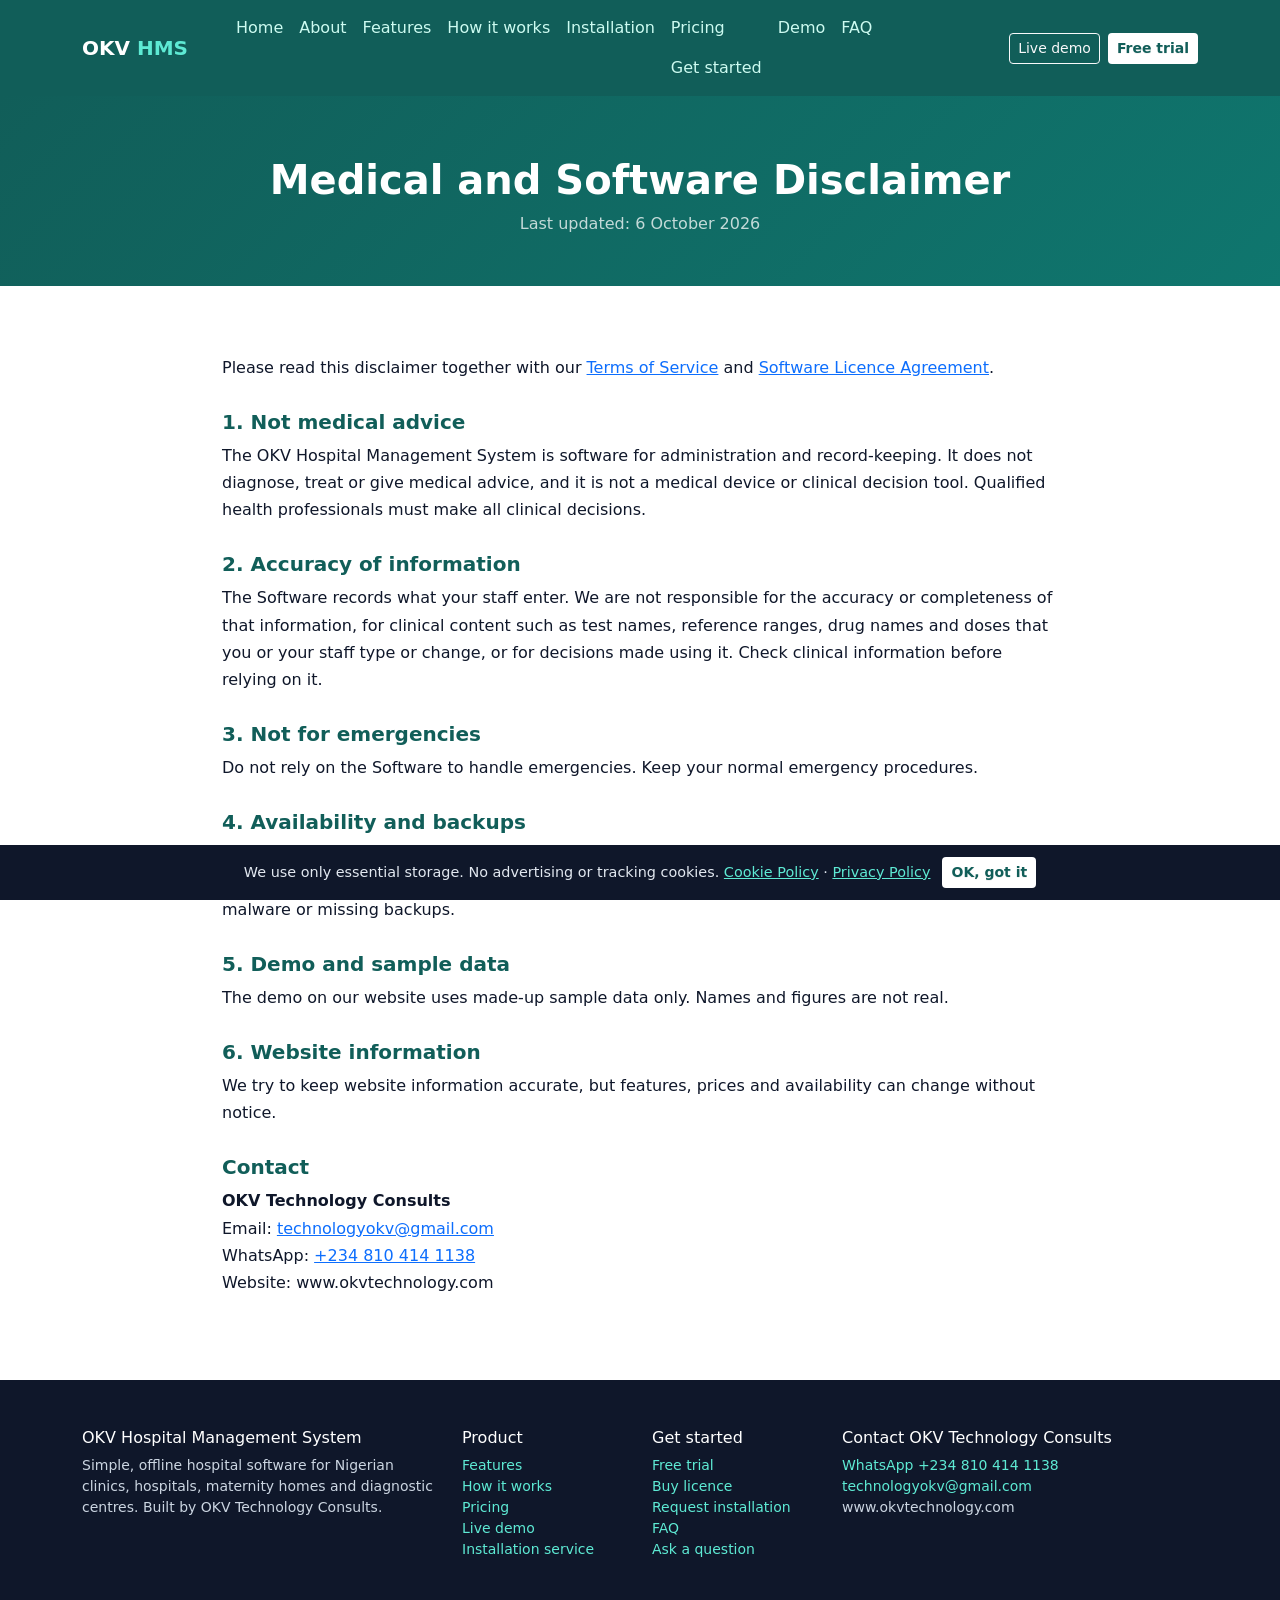
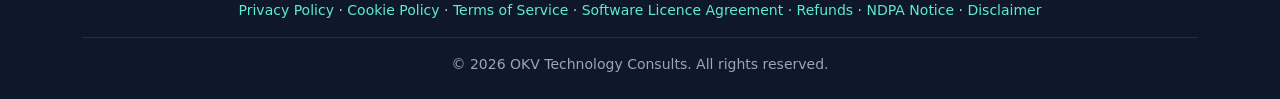
<file: pages/disclaimer.html>
<!DOCTYPE html>
<html lang="en"><head><meta charset="utf-8"><meta name="viewport" content="width=device-width, initial-scale=1">
<title>Medical and Software Disclaimer | OKV Hospital Management System</title><meta name="description" content="Important limits on what the OKV Hospital Management System is and does.">
<link href="../assets/css/bootstrap.min.css" rel="stylesheet">
<link href="../assets/css/site.css" rel="stylesheet"></head><body><nav class="navbar navbar-expand-lg navbar-dark sticky-top"><div class="container">
<a class="navbar-brand fw-bold" href="../index.html">OKV <span style="color:#5eead4">HMS</span></a>
<button class="navbar-toggler" data-bs-toggle="collapse" data-bs-target="#nv" aria-label="Menu"><span class="navbar-toggler-icon"></span></button>
<div id="nv" class="collapse navbar-collapse"><ul class="navbar-nav me-auto ms-lg-4"><li class="nav-item"><a class="nav-link" href="../index.html">Home</a></li><li class="nav-item"><a class="nav-link" href="../index.html#about">About</a></li><li class="nav-item"><a class="nav-link" href="../index.html#features">Features</a></li><li class="nav-item"><a class="nav-link" href="../index.html#how">How it works</a></li><li class="nav-item"><a class="nav-link" href="../index.html#install">Installation</a></li><li class="nav-item"><a class="nav-link" href="pricing.html">Pricing</a><a class="nav-link" href="../okvhms/index.html">Get started</a></li><li class="nav-item"><a class="nav-link" href="demo.html">Demo</a></li><li class="nav-item"><a class="nav-link" href="../index.html#faq">FAQ</a></li></ul>
<div class="d-flex gap-2 pb-2 pb-lg-0"><a class="btn btn-sm btn-outline-light" href="demo.html">Live demo</a><button class="btn btn-sm btn-okv" data-bs-toggle="modal" data-bs-target="#trialModal">Free trial</button></div></div></div></nav><div class="pagehead"><div class="container"><h1 class="fw-bold">Medical and Software Disclaimer</h1><p class="mb-0 opacity-75">Last updated: 6 October 2026</p></div></div><section><div class="container" style="max-width:860px"><div class="legal">
<p>Please read this disclaimer together with our <a href="terms.html">Terms of Service</a> and <a href="eula.html">Software Licence Agreement</a>.</p>
<h2>1. Not medical advice</h2><p>The OKV Hospital Management System is software for administration and record-keeping. It does not diagnose, treat or give medical advice, and it is not a medical device or clinical decision tool. Qualified health professionals must make all clinical decisions.</p>
<h2>2. Accuracy of information</h2><p>The Software records what your staff enter. We are not responsible for the accuracy or completeness of that information, for clinical content such as test names, reference ranges, drug names and doses that you or your staff type or change, or for decisions made using it. Check clinical information before relying on it.</p>
<h2>3. Not for emergencies</h2><p>Do not rely on the Software to handle emergencies. Keep your normal emergency procedures.</p>
<h2>4. Availability and backups</h2><p>The Software runs on your own computer. Its availability depends on your hardware, power and network. Make regular backups. We are not responsible for loss caused by hardware failure, power loss, malware or missing backups.</p>
<h2>5. Demo and sample data</h2><p>The demo on our website uses made-up sample data only. Names and figures are not real.</p>
<h2>6. Website information</h2><p>We try to keep website information accurate, but features, prices and availability can change without notice.</p>
<h2>Contact</h2><p><b>OKV Technology Consults</b><br>Email: <a href="mailto:technologyokv@gmail.com">technologyokv@gmail.com</a><br>WhatsApp: <a class="js-wa" target="_blank" rel="noopener">+234 810 414 1138</a><br>Website: www.okvtechnology.com</p></div></div></section><footer><div class="container"><div class="row g-4">
<div class="col-lg-4"><h6>OKV Hospital Management System</h6><p class="small">Simple, offline hospital software for Nigerian clinics, hospitals, maternity homes and diagnostic centres. Built by OKV Technology Consults.</p></div>
<div class="col-6 col-lg-2"><h6>Product</h6><ul class="list-unstyled small"><li><a href="../index.html#features">Features</a></li><li><a href="../index.html#how">How it works</a></li><li><a href="pricing.html">Pricing</a></li><li><a href="demo.html">Live demo</a></li><li><a href="../index.html#install">Installation service</a></li></ul></div>
<div class="col-6 col-lg-2"><h6>Get started</h6><ul class="list-unstyled small"><li><a href="#" data-bs-toggle="modal" data-bs-target="#trialModal">Free trial</a></li><li><a href="#" data-bs-toggle="modal" data-bs-target="#buyModal">Buy licence</a></li><li><a href="#" data-bs-toggle="modal" data-bs-target="#installModal">Request installation</a></li><li><a href="../index.html#faq">FAQ</a></li><li><a href="#" data-bs-toggle="modal" data-bs-target="#askModal">Ask a question</a></li></ul></div>
<div class="col-lg-4"><h6>Contact OKV Technology Consults</h6><ul class="list-unstyled small"><li><a class="js-wa" target="_blank" rel="noopener">WhatsApp +234 810 414 1138</a></li><li><a href="mailto:technologyokv@gmail.com">technologyokv@gmail.com</a></li><li>www.okvtechnology.com</li></ul></div></div>
<div class="row g-2 mt-3 small"><div class="col-12 text-center"><a href="privacy.html">Privacy Policy</a> &middot; <a href="cookies.html">Cookie Policy</a> &middot; <a href="terms.html">Terms of Service</a> &middot; <a href="eula.html">Software Licence Agreement</a> &middot; <a href="refund.html">Refunds</a> &middot; <a href="data-protection.html">NDPA Notice</a> &middot; <a href="disclaimer.html">Disclaimer</a></div></div>
<hr class="border-secondary mt-3"><div class="small text-center opacity-75">&copy; <span class="js-year"></span> OKV Technology Consults. All rights reserved.</div></div></footer>
<div class="modal fade" id="trialModal" tabindex="-1"><div class="modal-dialog modal-dialog-centered"><div class="modal-content">
  <div class="modal-header"><h5 class="modal-title">Download your free trial</h5><button class="btn-close" data-bs-dismiss="modal"></button></div>
  <div class="modal-body"><div id="tform"><p class="text-muted small">Fill this short form. Your download is ready straight after, and we email you the link too.</p>
    <form id="tf"><div class="hp"><input name="hp" tabindex="-1" autocomplete="off"></div><div class="row g-2">
      <div class="col-12"><input class="form-control" name="name" placeholder="Your full name" required></div>
      <div class="col-12"><input class="form-control" name="hospital" placeholder="Hospital / clinic / business name" required></div>
      <div class="col-md-6"><input class="form-control" type="email" name="email" placeholder="Email address" required></div>
      <div class="col-md-6"><input class="form-control" name="phone" placeholder="Phone / WhatsApp" required></div>
      <div class="col-md-6"><input class="form-control" name="city" placeholder="City / State"></div>
      <div class="col-md-6"><select class="form-select" name="kind"><option>Hospital</option><option>Clinic</option><option>Maternity home</option><option>Diagnostic centre</option><option>Pharmacy</option><option>Other</option></select></div></div>
      <button class="btn btn-solid w-100 mt-3 btn-lg" type="submit" id="tbtn">Get my free download</button><div class="text-danger small mt-2" id="terr"></div></form></div>
    <div id="tdone" class="text-center d-none"><div class="display-6" style="color:var(--p)">&#10003;</div><h5>Thank you!</h5><p>Choose your computer. Each download installs like normal software: nothing else to install.</p>
      <div class="d-grid gap-2"><a id="tlink" class="btn btn-solid btn-lg d-none" rel="noopener">Windows 7, 8, 10, 11 (32 and 64-bit)</a><a id="tlinkArm" class="btn btn-solid btn-lg d-none" rel="noopener">Mac with Apple chip (M1 to M4)</a><a id="tlinkIntel" class="btn btn-solid btn-lg d-none" rel="noopener">Mac with Intel chip</a></div>
      <p class="small text-muted mt-3">We also emailed you the links. <b>Windows:</b> extract the ZIP and run OKV_HMS_Setup.exe. <b>Mac:</b> open the DMG and drag OKV HMS to Applications.</p></div></div></div></div></div>

<div class="modal fade" id="buyModal" tabindex="-1"><div class="modal-dialog modal-dialog-centered modal-lg"><div class="modal-content">
  <div class="modal-header"><h5 class="modal-title">Buy the full licence: NGN <span class="js-price">120,000</span> (one-time)</h5><button class="btn-close" data-bs-dismiss="modal"></button></div>
  <div class="modal-body"><div id="bform">
    <div id="nopay" class="alert alert-warning d-none">Online and bank-transfer payments are not open right now. Please WhatsApp us on +234 810 414 1138.</div>
    <div id="psBox" class="d-none mb-3 p-3 rounded-3" style="background:#f0fdfa;border:1px solid #99f6e4"><h6 class="mb-1">Pay online with Paystack (fastest)</h6><p class="small mb-2">Card, bank transfer or USSD. Your activation code appears right after payment and is emailed to you.</p>
      <form id="pf"><div class="hp"><input name="hp" tabindex="-1" autocomplete="off"></div><input type="hidden" name="install_id"><div class="row g-2"><div class="col-md-6"><input class="form-control form-control-sm" name="name" placeholder="Your full name" required></div><div class="col-md-6"><input class="form-control form-control-sm" name="hospital" placeholder="Hospital / business" required></div><div class="col-md-6"><input class="form-control form-control-sm" type="email" name="email" placeholder="Email for the code" required></div><div class="col-md-6"><input class="form-control form-control-sm" name="phone" placeholder="Phone / WhatsApp" required></div></div>
      <button class="btn btn-solid mt-2" type="submit" id="pbtn">Pay with Paystack</button><div class="text-danger small mt-2" id="perr"></div></form></div>
    <div class="manual-only"><div class="fw-semibold small mb-1"><span class="ps-or d-none">Or pay</span><span class="ps-not">Pay</span> by bank transfer and upload your receipt</div><ol class="small" style="line-height:1.8"><li>Pay <b>NGN <span class="js-price">120,000</span></b> to <b class="js-bank"></b>.</li><li>Fill this form and attach your payment receipt.</li><li>We are alerted instantly. Your <b>activation code arrives by email within 24 hours</b>.</li></ol>
    <form id="bf"><div class="hp"><input name="hp" tabindex="-1" autocomplete="off"></div><div class="row g-2">
      <div class="col-md-6"><input class="form-control" name="name" placeholder="Your full name" required></div><div class="col-md-6"><input class="form-control" name="hospital" placeholder="Hospital / business" required></div>
      <div class="col-md-6"><input class="form-control" type="email" name="email" placeholder="Email for the activation code" required></div><div class="col-md-6"><input class="form-control" name="phone" placeholder="Phone / WhatsApp" required></div>
      <div class="col-md-4"><input class="form-control" type="number" name="amount" value="120000" min="1" required></div><div class="col-md-4"><input class="form-control" name="payment_ref" placeholder="Payment reference" required></div><div class="col-md-4"><input class="form-control" type="date" name="paid_date" required></div>
      <div class="col-md-6"><input class="form-control" name="install_id" placeholder="Installation ID (filled in for you from the software)"></div>
      <div class="col-md-6"><input class="form-control" type="file" id="bfile" accept="image/jpeg,image/png,application/pdf" required></div></div>
      <button class="btn btn-solid w-100 mt-3 btn-lg" type="submit" id="bbtn">Submit payment and request code</button><div class="text-danger small mt-2" id="berr"></div></form></div></div>
    <div id="bdone" class="text-center d-none"><div class="display-6" style="color:var(--p)">&#10003;</div><h5>Request received</h5><p>We have been alerted. Your activation code will be emailed to you within 24 hours.</p></div></div></div></div></div>

<div class="modal fade" id="installModal" tabindex="-1"><div class="modal-dialog modal-dialog-centered"><div class="modal-content">
  <div class="modal-header"><h5 class="modal-title">Request installation service</h5><button class="btn-close" data-bs-dismiss="modal"></button></div>
  <div class="modal-body"><div id="iform"><p class="text-muted small">OKV Technology Consults installs and sets up the system for you. Tell us about your facility and we will contact you with a quote.</p>
    <form id="inf"><div class="hp"><input name="hp" tabindex="-1" autocomplete="off"></div><div class="row g-2">
      <div class="col-md-6"><input class="form-control" name="name" placeholder="Your full name" required></div><div class="col-md-6"><input class="form-control" name="hospital" placeholder="Hospital / business" required></div>
      <div class="col-md-6"><input class="form-control" type="email" name="email" placeholder="Email" required></div><div class="col-md-6"><input class="form-control" name="phone" placeholder="Phone / WhatsApp" required></div>
      <div class="col-md-6"><input class="form-control" name="city" placeholder="City / State" required></div><div class="col-md-6"><select class="form-select" name="mode"><option>Remote installation</option><option>On-site installation</option></select></div>
      <div class="col-md-6"><input class="form-control" type="number" name="computers" value="1" min="1" max="500" required></div><div class="col-md-6"><input class="form-control" type="date" name="date"></div>
      <div class="col-12"><textarea class="form-control" name="notes" rows="2" placeholder="Anything we should know (number of staff, existing records, etc.)"></textarea></div></div>
    <button class="btn btn-solid w-100 mt-3 btn-lg" type="submit" id="ibtn">Request installation</button><div class="text-danger small mt-2" id="ierr"></div></form></div>
    <div id="idone" class="text-center d-none"><div class="display-6" style="color:var(--p)">&#10003;</div><h5>Request received</h5><p>Thank you. Our installation team will contact you shortly to agree the date and a quote.</p></div></div></div></div></div>

<div class="modal fade" id="askModal" tabindex="-1"><div class="modal-dialog modal-dialog-centered"><div class="modal-content">
  <div class="modal-header"><h5 class="modal-title">Ask us anything</h5><button class="btn-close" data-bs-dismiss="modal"></button></div>
  <div class="modal-body"><form id="qf"><div class="hp"><input name="hp" tabindex="-1" autocomplete="off"></div><div class="row g-2">
    <div class="col-md-6"><input class="form-control" name="name" placeholder="Your name" required></div><div class="col-md-6"><input class="form-control" type="email" name="email" placeholder="Email" required></div>
    <div class="col-md-6"><input class="form-control" name="phone" placeholder="Phone / WhatsApp"></div><div class="col-md-6"><input class="form-control" name="hospital" placeholder="Hospital / business"></div>
    <div class="col-12"><textarea class="form-control" name="message" rows="4" placeholder="How can we help?" required></textarea></div></div>
    <button class="btn btn-solid mt-3" type="submit">Send message</button><div class="mt-2 small" id="qmsg"></div></form></div></div></div></div><div id="cookiebar" class="d-none"><span>We use only essential storage. No advertising or tracking cookies. <a href="cookies.html" style="color:#5eead4">Cookie Policy</a> &middot; <a href="privacy.html" style="color:#5eead4">Privacy Policy</a></span><button id="cookieok" class="btn btn-sm btn-okv">OK, got it</button></div><script src="../assets/js/bootstrap.bundle.min.js"></script><script src="../assets/js/site.js"></script></body></html>
</file>
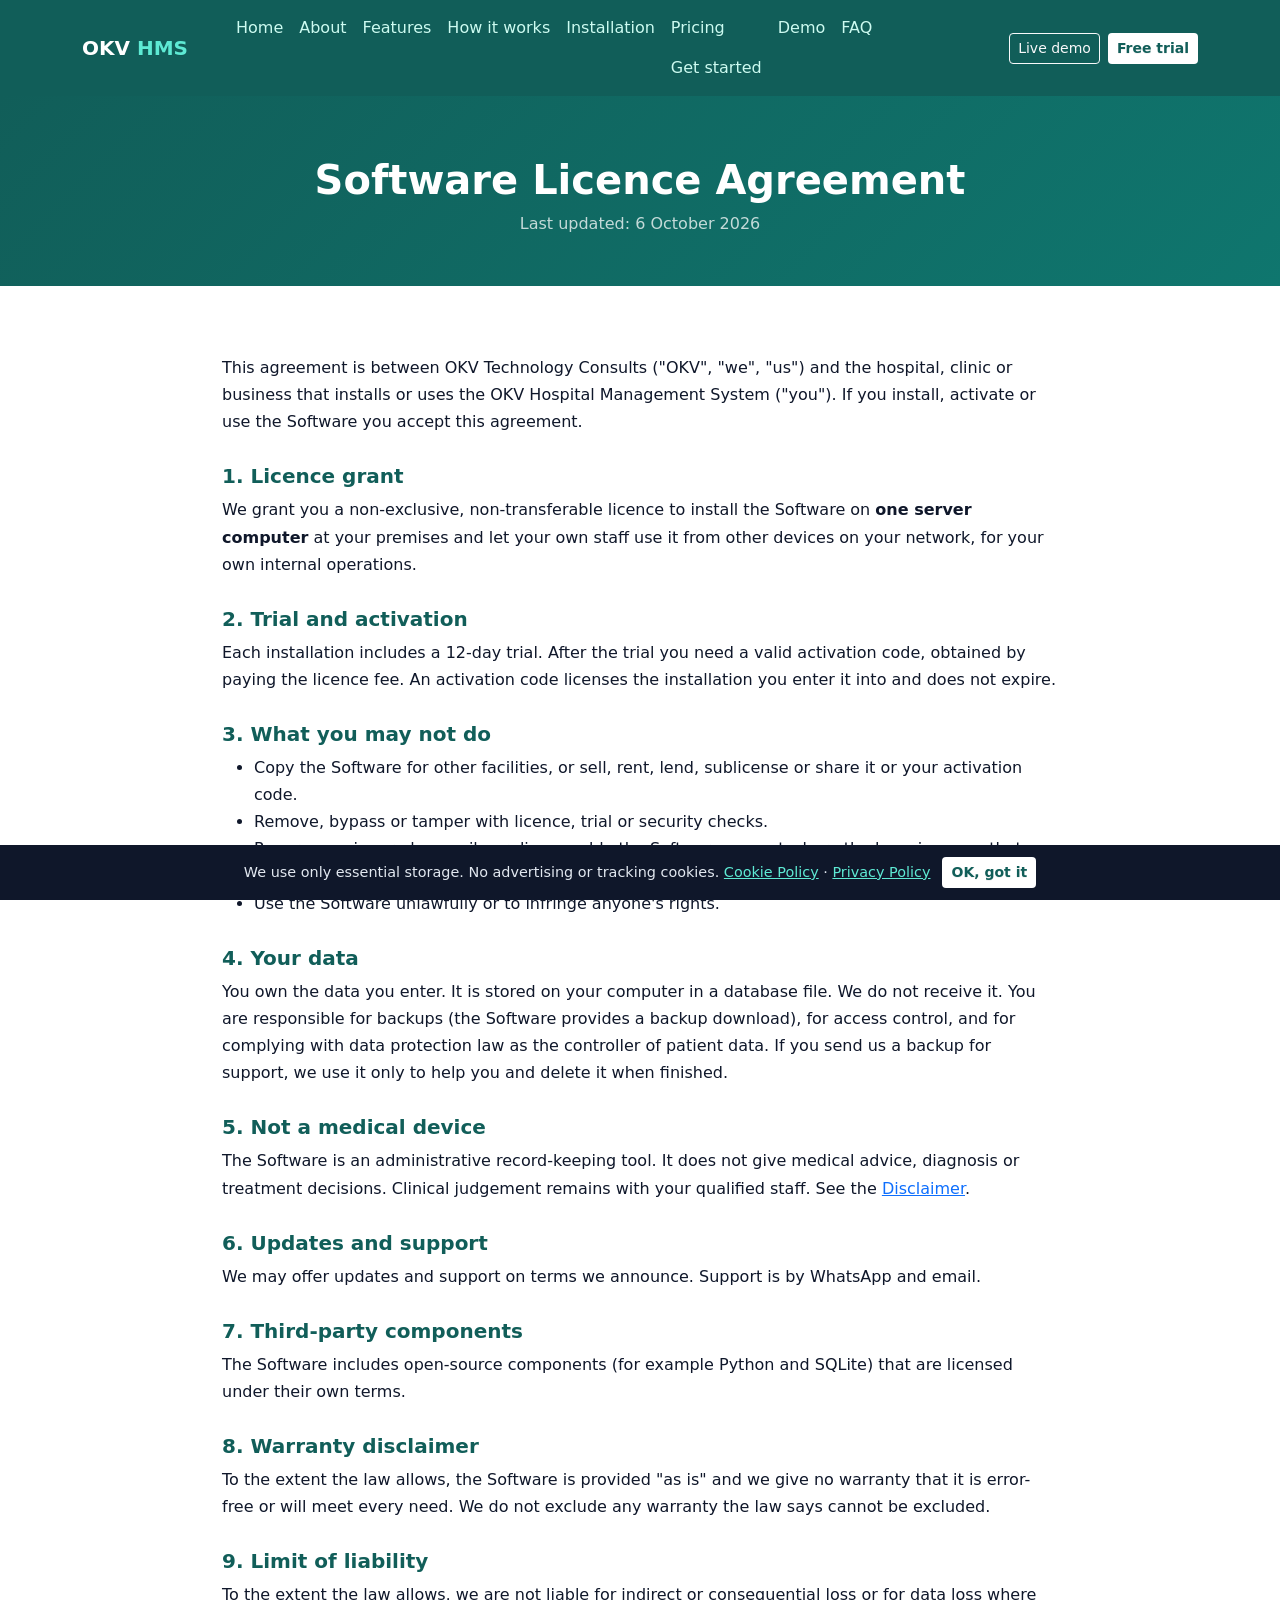
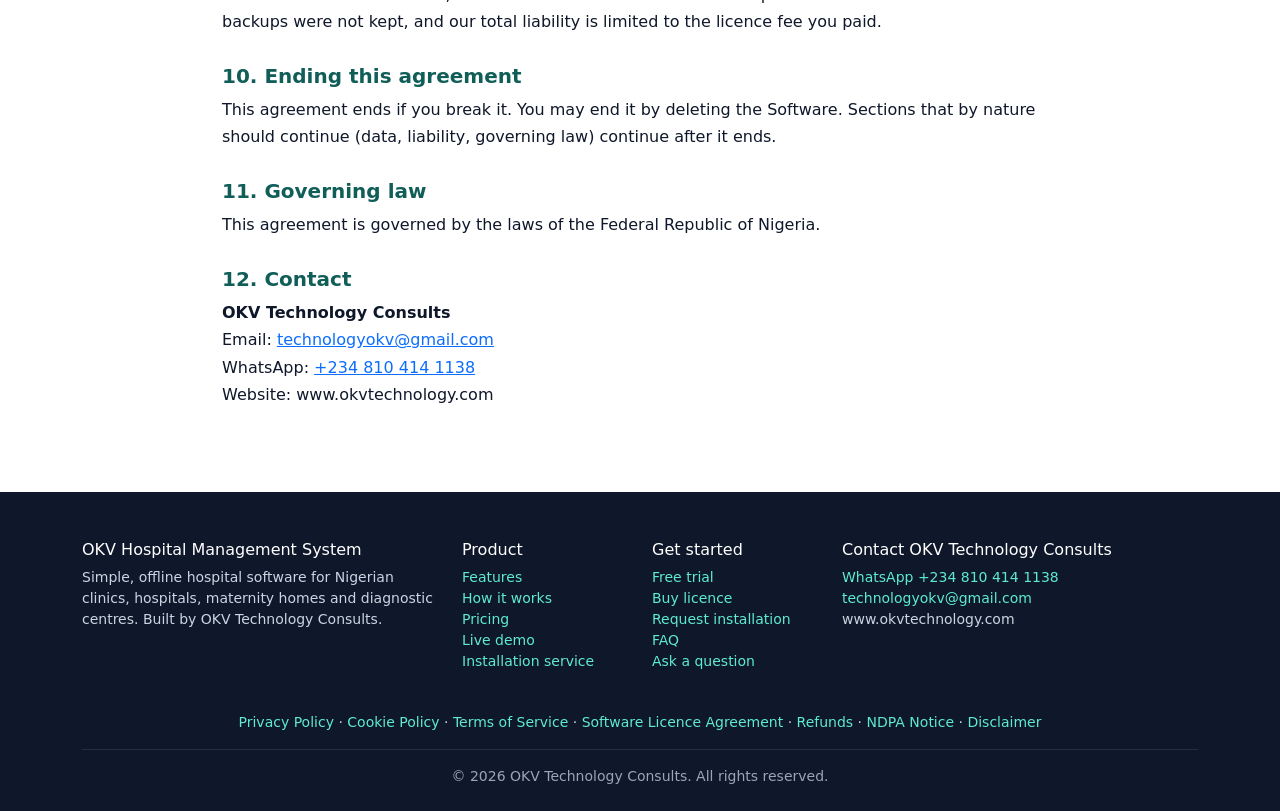
<file: pages/eula.html>
<!DOCTYPE html>
<html lang="en"><head><meta charset="utf-8"><meta name="viewport" content="width=device-width, initial-scale=1">
<title>Software Licence Agreement | OKV Hospital Management System</title><meta name="description" content="The end-user licence for the OKV Hospital Management System.">
<link href="../assets/css/bootstrap.min.css" rel="stylesheet">
<link href="../assets/css/site.css" rel="stylesheet"></head><body><nav class="navbar navbar-expand-lg navbar-dark sticky-top"><div class="container">
<a class="navbar-brand fw-bold" href="../index.html">OKV <span style="color:#5eead4">HMS</span></a>
<button class="navbar-toggler" data-bs-toggle="collapse" data-bs-target="#nv" aria-label="Menu"><span class="navbar-toggler-icon"></span></button>
<div id="nv" class="collapse navbar-collapse"><ul class="navbar-nav me-auto ms-lg-4"><li class="nav-item"><a class="nav-link" href="../index.html">Home</a></li><li class="nav-item"><a class="nav-link" href="../index.html#about">About</a></li><li class="nav-item"><a class="nav-link" href="../index.html#features">Features</a></li><li class="nav-item"><a class="nav-link" href="../index.html#how">How it works</a></li><li class="nav-item"><a class="nav-link" href="../index.html#install">Installation</a></li><li class="nav-item"><a class="nav-link" href="pricing.html">Pricing</a><a class="nav-link" href="../okvhms/index.html">Get started</a></li><li class="nav-item"><a class="nav-link" href="demo.html">Demo</a></li><li class="nav-item"><a class="nav-link" href="../index.html#faq">FAQ</a></li></ul>
<div class="d-flex gap-2 pb-2 pb-lg-0"><a class="btn btn-sm btn-outline-light" href="demo.html">Live demo</a><button class="btn btn-sm btn-okv" data-bs-toggle="modal" data-bs-target="#trialModal">Free trial</button></div></div></div></nav><div class="pagehead"><div class="container"><h1 class="fw-bold">Software Licence Agreement</h1><p class="mb-0 opacity-75">Last updated: 6 October 2026</p></div></div><section><div class="container" style="max-width:860px"><div class="legal">
<p>This agreement is between OKV Technology Consults ("OKV", "we", "us") and the hospital, clinic or business that installs or uses the OKV Hospital Management System ("you"). If you install, activate or use the Software you accept this agreement.</p>
<h2>1. Licence grant</h2><p>We grant you a non-exclusive, non-transferable licence to install the Software on <b>one server computer</b> at your premises and let your own staff use it from other devices on your network, for your own internal operations.</p>
<h2>2. Trial and activation</h2><p>Each installation includes a 12-day trial. After the trial you need a valid activation code, obtained by paying the licence fee. An activation code licenses the installation you enter it into and does not expire.</p>
<h2>3. What you may not do</h2><ul><li>Copy the Software for other facilities, or sell, rent, lend, sublicense or share it or your activation code.</li><li>Remove, bypass or tamper with licence, trial or security checks.</li><li>Reverse engineer, decompile or disassemble the Software, except where the law gives you that right.</li><li>Use the Software unlawfully or to infringe anyone's rights.</li></ul>
<h2>4. Your data</h2><p>You own the data you enter. It is stored on your computer in a database file. We do not receive it. You are responsible for backups (the Software provides a backup download), for access control, and for complying with data protection law as the controller of patient data. If you send us a backup for support, we use it only to help you and delete it when finished.</p>
<h2>5. Not a medical device</h2><p>The Software is an administrative record-keeping tool. It does not give medical advice, diagnosis or treatment decisions. Clinical judgement remains with your qualified staff. See the <a href="disclaimer.html">Disclaimer</a>.</p>
<h2>6. Updates and support</h2><p>We may offer updates and support on terms we announce. Support is by WhatsApp and email.</p>
<h2>7. Third-party components</h2><p>The Software includes open-source components (for example Python and SQLite) that are licensed under their own terms.</p>
<h2>8. Warranty disclaimer</h2><p>To the extent the law allows, the Software is provided "as is" and we give no warranty that it is error-free or will meet every need. We do not exclude any warranty the law says cannot be excluded.</p>
<h2>9. Limit of liability</h2><p>To the extent the law allows, we are not liable for indirect or consequential loss or for data loss where backups were not kept, and our total liability is limited to the licence fee you paid.</p>
<h2>10. Ending this agreement</h2><p>This agreement ends if you break it. You may end it by deleting the Software. Sections that by nature should continue (data, liability, governing law) continue after it ends.</p>
<h2>11. Governing law</h2><p>This agreement is governed by the laws of the Federal Republic of Nigeria.</p>
<h2>12. Contact</h2><p><b>OKV Technology Consults</b><br>Email: <a href="mailto:technologyokv@gmail.com">technologyokv@gmail.com</a><br>WhatsApp: <a class="js-wa" target="_blank" rel="noopener">+234 810 414 1138</a><br>Website: www.okvtechnology.com</p></div></div></section><footer><div class="container"><div class="row g-4">
<div class="col-lg-4"><h6>OKV Hospital Management System</h6><p class="small">Simple, offline hospital software for Nigerian clinics, hospitals, maternity homes and diagnostic centres. Built by OKV Technology Consults.</p></div>
<div class="col-6 col-lg-2"><h6>Product</h6><ul class="list-unstyled small"><li><a href="../index.html#features">Features</a></li><li><a href="../index.html#how">How it works</a></li><li><a href="pricing.html">Pricing</a></li><li><a href="demo.html">Live demo</a></li><li><a href="../index.html#install">Installation service</a></li></ul></div>
<div class="col-6 col-lg-2"><h6>Get started</h6><ul class="list-unstyled small"><li><a href="#" data-bs-toggle="modal" data-bs-target="#trialModal">Free trial</a></li><li><a href="#" data-bs-toggle="modal" data-bs-target="#buyModal">Buy licence</a></li><li><a href="#" data-bs-toggle="modal" data-bs-target="#installModal">Request installation</a></li><li><a href="../index.html#faq">FAQ</a></li><li><a href="#" data-bs-toggle="modal" data-bs-target="#askModal">Ask a question</a></li></ul></div>
<div class="col-lg-4"><h6>Contact OKV Technology Consults</h6><ul class="list-unstyled small"><li><a class="js-wa" target="_blank" rel="noopener">WhatsApp +234 810 414 1138</a></li><li><a href="mailto:technologyokv@gmail.com">technologyokv@gmail.com</a></li><li>www.okvtechnology.com</li></ul></div></div>
<div class="row g-2 mt-3 small"><div class="col-12 text-center"><a href="privacy.html">Privacy Policy</a> &middot; <a href="cookies.html">Cookie Policy</a> &middot; <a href="terms.html">Terms of Service</a> &middot; <a href="eula.html">Software Licence Agreement</a> &middot; <a href="refund.html">Refunds</a> &middot; <a href="data-protection.html">NDPA Notice</a> &middot; <a href="disclaimer.html">Disclaimer</a></div></div>
<hr class="border-secondary mt-3"><div class="small text-center opacity-75">&copy; <span class="js-year"></span> OKV Technology Consults. All rights reserved.</div></div></footer>
<div class="modal fade" id="trialModal" tabindex="-1"><div class="modal-dialog modal-dialog-centered"><div class="modal-content">
  <div class="modal-header"><h5 class="modal-title">Download your free trial</h5><button class="btn-close" data-bs-dismiss="modal"></button></div>
  <div class="modal-body"><div id="tform"><p class="text-muted small">Fill this short form. Your download is ready straight after, and we email you the link too.</p>
    <form id="tf"><div class="hp"><input name="hp" tabindex="-1" autocomplete="off"></div><div class="row g-2">
      <div class="col-12"><input class="form-control" name="name" placeholder="Your full name" required></div>
      <div class="col-12"><input class="form-control" name="hospital" placeholder="Hospital / clinic / business name" required></div>
      <div class="col-md-6"><input class="form-control" type="email" name="email" placeholder="Email address" required></div>
      <div class="col-md-6"><input class="form-control" name="phone" placeholder="Phone / WhatsApp" required></div>
      <div class="col-md-6"><input class="form-control" name="city" placeholder="City / State"></div>
      <div class="col-md-6"><select class="form-select" name="kind"><option>Hospital</option><option>Clinic</option><option>Maternity home</option><option>Diagnostic centre</option><option>Pharmacy</option><option>Other</option></select></div></div>
      <button class="btn btn-solid w-100 mt-3 btn-lg" type="submit" id="tbtn">Get my free download</button><div class="text-danger small mt-2" id="terr"></div></form></div>
    <div id="tdone" class="text-center d-none"><div class="display-6" style="color:var(--p)">&#10003;</div><h5>Thank you!</h5><p>Choose your computer. Each download installs like normal software: nothing else to install.</p>
      <div class="d-grid gap-2"><a id="tlink" class="btn btn-solid btn-lg d-none" rel="noopener">Windows 7, 8, 10, 11 (32 and 64-bit)</a><a id="tlinkArm" class="btn btn-solid btn-lg d-none" rel="noopener">Mac with Apple chip (M1 to M4)</a><a id="tlinkIntel" class="btn btn-solid btn-lg d-none" rel="noopener">Mac with Intel chip</a></div>
      <p class="small text-muted mt-3">We also emailed you the links. <b>Windows:</b> extract the ZIP and run OKV_HMS_Setup.exe. <b>Mac:</b> open the DMG and drag OKV HMS to Applications.</p></div></div></div></div></div>

<div class="modal fade" id="buyModal" tabindex="-1"><div class="modal-dialog modal-dialog-centered modal-lg"><div class="modal-content">
  <div class="modal-header"><h5 class="modal-title">Buy the full licence: NGN <span class="js-price">120,000</span> (one-time)</h5><button class="btn-close" data-bs-dismiss="modal"></button></div>
  <div class="modal-body"><div id="bform">
    <div id="nopay" class="alert alert-warning d-none">Online and bank-transfer payments are not open right now. Please WhatsApp us on +234 810 414 1138.</div>
    <div id="psBox" class="d-none mb-3 p-3 rounded-3" style="background:#f0fdfa;border:1px solid #99f6e4"><h6 class="mb-1">Pay online with Paystack (fastest)</h6><p class="small mb-2">Card, bank transfer or USSD. Your activation code appears right after payment and is emailed to you.</p>
      <form id="pf"><div class="hp"><input name="hp" tabindex="-1" autocomplete="off"></div><input type="hidden" name="install_id"><div class="row g-2"><div class="col-md-6"><input class="form-control form-control-sm" name="name" placeholder="Your full name" required></div><div class="col-md-6"><input class="form-control form-control-sm" name="hospital" placeholder="Hospital / business" required></div><div class="col-md-6"><input class="form-control form-control-sm" type="email" name="email" placeholder="Email for the code" required></div><div class="col-md-6"><input class="form-control form-control-sm" name="phone" placeholder="Phone / WhatsApp" required></div></div>
      <button class="btn btn-solid mt-2" type="submit" id="pbtn">Pay with Paystack</button><div class="text-danger small mt-2" id="perr"></div></form></div>
    <div class="manual-only"><div class="fw-semibold small mb-1"><span class="ps-or d-none">Or pay</span><span class="ps-not">Pay</span> by bank transfer and upload your receipt</div><ol class="small" style="line-height:1.8"><li>Pay <b>NGN <span class="js-price">120,000</span></b> to <b class="js-bank"></b>.</li><li>Fill this form and attach your payment receipt.</li><li>We are alerted instantly. Your <b>activation code arrives by email within 24 hours</b>.</li></ol>
    <form id="bf"><div class="hp"><input name="hp" tabindex="-1" autocomplete="off"></div><div class="row g-2">
      <div class="col-md-6"><input class="form-control" name="name" placeholder="Your full name" required></div><div class="col-md-6"><input class="form-control" name="hospital" placeholder="Hospital / business" required></div>
      <div class="col-md-6"><input class="form-control" type="email" name="email" placeholder="Email for the activation code" required></div><div class="col-md-6"><input class="form-control" name="phone" placeholder="Phone / WhatsApp" required></div>
      <div class="col-md-4"><input class="form-control" type="number" name="amount" value="120000" min="1" required></div><div class="col-md-4"><input class="form-control" name="payment_ref" placeholder="Payment reference" required></div><div class="col-md-4"><input class="form-control" type="date" name="paid_date" required></div>
      <div class="col-md-6"><input class="form-control" name="install_id" placeholder="Installation ID (filled in for you from the software)"></div>
      <div class="col-md-6"><input class="form-control" type="file" id="bfile" accept="image/jpeg,image/png,application/pdf" required></div></div>
      <button class="btn btn-solid w-100 mt-3 btn-lg" type="submit" id="bbtn">Submit payment and request code</button><div class="text-danger small mt-2" id="berr"></div></form></div></div>
    <div id="bdone" class="text-center d-none"><div class="display-6" style="color:var(--p)">&#10003;</div><h5>Request received</h5><p>We have been alerted. Your activation code will be emailed to you within 24 hours.</p></div></div></div></div></div>

<div class="modal fade" id="installModal" tabindex="-1"><div class="modal-dialog modal-dialog-centered"><div class="modal-content">
  <div class="modal-header"><h5 class="modal-title">Request installation service</h5><button class="btn-close" data-bs-dismiss="modal"></button></div>
  <div class="modal-body"><div id="iform"><p class="text-muted small">OKV Technology Consults installs and sets up the system for you. Tell us about your facility and we will contact you with a quote.</p>
    <form id="inf"><div class="hp"><input name="hp" tabindex="-1" autocomplete="off"></div><div class="row g-2">
      <div class="col-md-6"><input class="form-control" name="name" placeholder="Your full name" required></div><div class="col-md-6"><input class="form-control" name="hospital" placeholder="Hospital / business" required></div>
      <div class="col-md-6"><input class="form-control" type="email" name="email" placeholder="Email" required></div><div class="col-md-6"><input class="form-control" name="phone" placeholder="Phone / WhatsApp" required></div>
      <div class="col-md-6"><input class="form-control" name="city" placeholder="City / State" required></div><div class="col-md-6"><select class="form-select" name="mode"><option>Remote installation</option><option>On-site installation</option></select></div>
      <div class="col-md-6"><input class="form-control" type="number" name="computers" value="1" min="1" max="500" required></div><div class="col-md-6"><input class="form-control" type="date" name="date"></div>
      <div class="col-12"><textarea class="form-control" name="notes" rows="2" placeholder="Anything we should know (number of staff, existing records, etc.)"></textarea></div></div>
    <button class="btn btn-solid w-100 mt-3 btn-lg" type="submit" id="ibtn">Request installation</button><div class="text-danger small mt-2" id="ierr"></div></form></div>
    <div id="idone" class="text-center d-none"><div class="display-6" style="color:var(--p)">&#10003;</div><h5>Request received</h5><p>Thank you. Our installation team will contact you shortly to agree the date and a quote.</p></div></div></div></div></div>

<div class="modal fade" id="askModal" tabindex="-1"><div class="modal-dialog modal-dialog-centered"><div class="modal-content">
  <div class="modal-header"><h5 class="modal-title">Ask us anything</h5><button class="btn-close" data-bs-dismiss="modal"></button></div>
  <div class="modal-body"><form id="qf"><div class="hp"><input name="hp" tabindex="-1" autocomplete="off"></div><div class="row g-2">
    <div class="col-md-6"><input class="form-control" name="name" placeholder="Your name" required></div><div class="col-md-6"><input class="form-control" type="email" name="email" placeholder="Email" required></div>
    <div class="col-md-6"><input class="form-control" name="phone" placeholder="Phone / WhatsApp"></div><div class="col-md-6"><input class="form-control" name="hospital" placeholder="Hospital / business"></div>
    <div class="col-12"><textarea class="form-control" name="message" rows="4" placeholder="How can we help?" required></textarea></div></div>
    <button class="btn btn-solid mt-3" type="submit">Send message</button><div class="mt-2 small" id="qmsg"></div></form></div></div></div></div><div id="cookiebar" class="d-none"><span>We use only essential storage. No advertising or tracking cookies. <a href="cookies.html" style="color:#5eead4">Cookie Policy</a> &middot; <a href="privacy.html" style="color:#5eead4">Privacy Policy</a></span><button id="cookieok" class="btn btn-sm btn-okv">OK, got it</button></div><script src="../assets/js/bootstrap.bundle.min.js"></script><script src="../assets/js/site.js"></script></body></html>
</file>
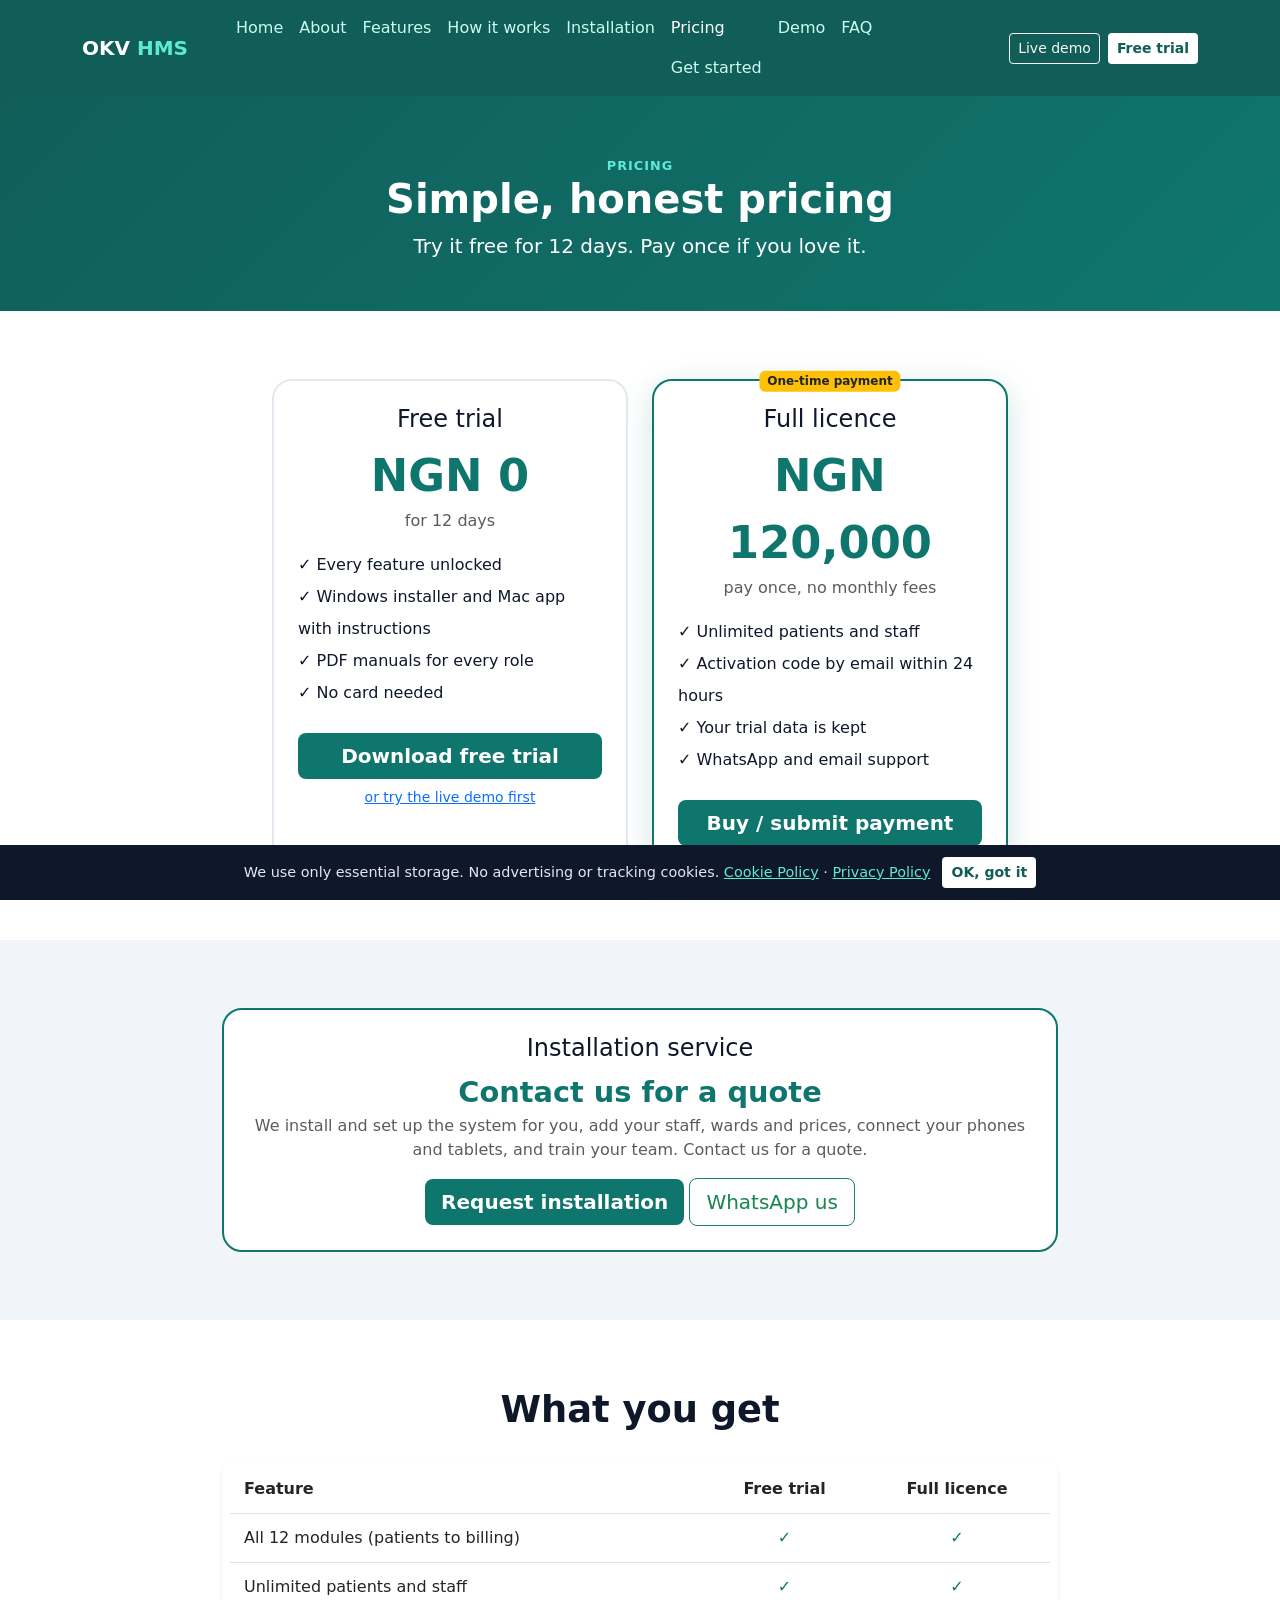
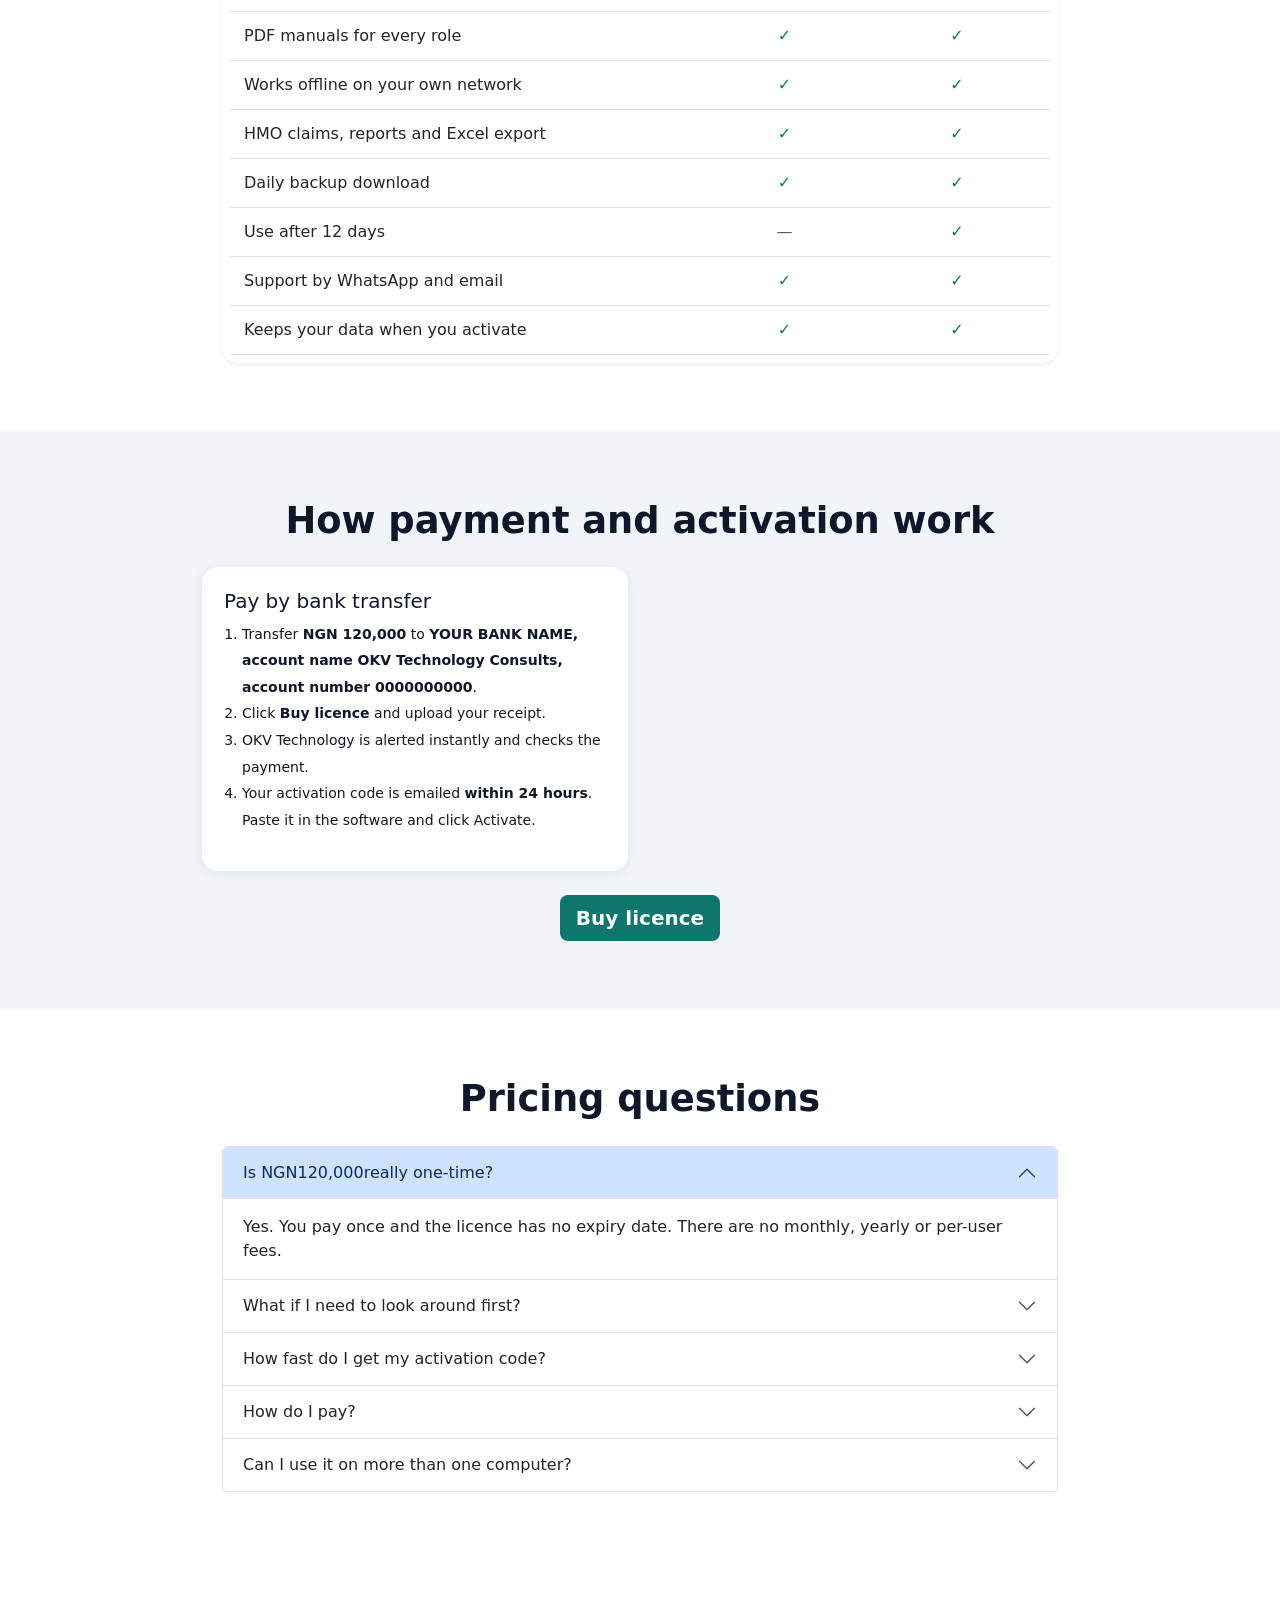
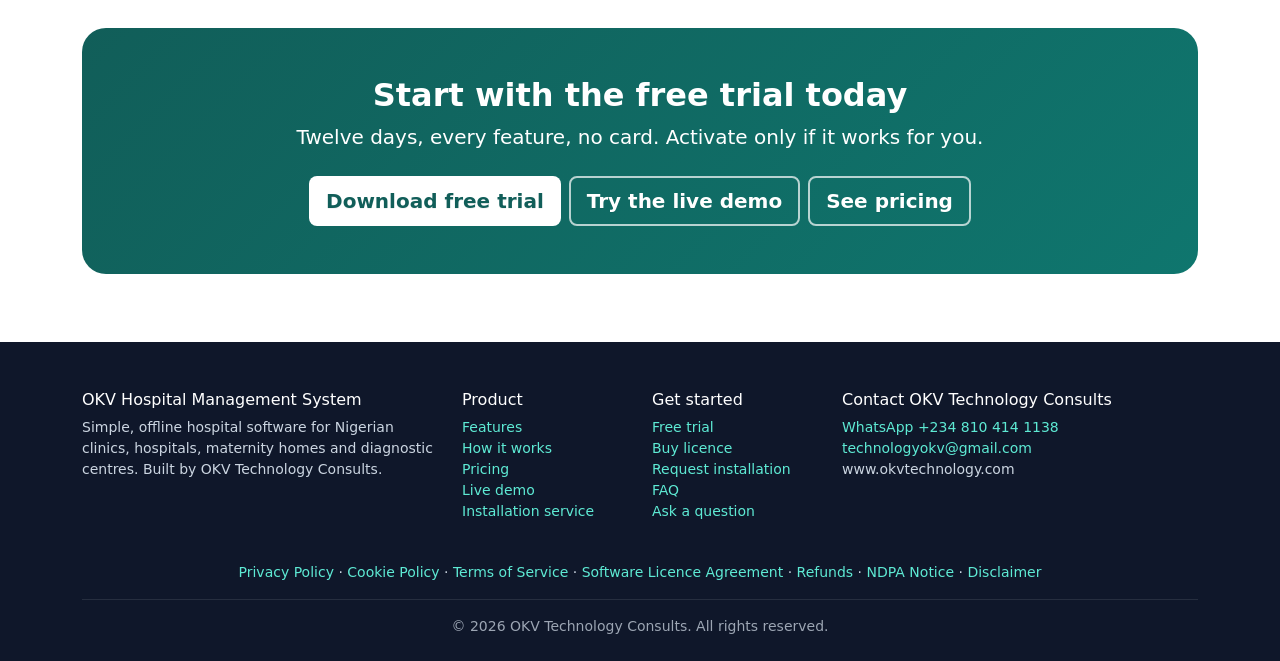
<file: pages/pricing.html>
<!DOCTYPE html>
<html lang="en"><head><meta charset="utf-8"><meta name="viewport" content="width=device-width, initial-scale=1">
<title>Pricing | OKV Hospital Management System</title><meta name="description" content="Free for 12 days, then NGN 120,000 one time. No monthly fees.">
<link href="../assets/css/bootstrap.min.css" rel="stylesheet">
<link href="../assets/css/site.css" rel="stylesheet"></head><body><nav class="navbar navbar-expand-lg navbar-dark sticky-top"><div class="container">
<a class="navbar-brand fw-bold" href="../index.html">OKV <span style="color:#5eead4">HMS</span></a>
<button class="navbar-toggler" data-bs-toggle="collapse" data-bs-target="#nv" aria-label="Menu"><span class="navbar-toggler-icon"></span></button>
<div id="nv" class="collapse navbar-collapse"><ul class="navbar-nav me-auto ms-lg-4"><li class="nav-item"><a class="nav-link" href="../index.html">Home</a></li><li class="nav-item"><a class="nav-link" href="../index.html#about">About</a></li><li class="nav-item"><a class="nav-link" href="../index.html#features">Features</a></li><li class="nav-item"><a class="nav-link" href="../index.html#how">How it works</a></li><li class="nav-item"><a class="nav-link" href="../index.html#install">Installation</a></li><li class="nav-item"><a class="nav-link active" href="pricing.html">Pricing</a><a class="nav-link" href="../okvhms/index.html">Get started</a></li><li class="nav-item"><a class="nav-link" href="demo.html">Demo</a></li><li class="nav-item"><a class="nav-link" href="../index.html#faq">FAQ</a></li></ul>
<div class="d-flex gap-2 pb-2 pb-lg-0"><a class="btn btn-sm btn-outline-light" href="demo.html">Live demo</a><button class="btn btn-sm btn-okv" data-bs-toggle="modal" data-bs-target="#trialModal">Free trial</button></div></div></div></nav>
<div class="pagehead"><div class="container"><div class="eyebrow" style="color:#5eead4">Pricing</div><h1 class="fw-bold">Simple, honest pricing</h1><p class="lead mb-0">Try it free for 12 days. Pay once if you love it.</p></div></div>
<section><div class="container"><div class="row g-4 justify-content-center">
 <div class="col-md-6 col-lg-4"><div class="price p-4 h-100 text-center"><h2 class="h4">Free trial</h2><div class="amt">NGN 0</div><p class="text-muted">for 12 days</p>
  <ul class="list-unstyled text-start mb-4" style="line-height:2"><li>&#10003; Every feature unlocked</li><li>&#10003; Windows installer and Mac app with instructions</li><li>&#10003; PDF manuals for every role</li><li>&#10003; No card needed</li></ul>
  <button class="btn btn-solid w-100 btn-lg" data-bs-toggle="modal" data-bs-target="#trialModal">Download free trial</button><a class="d-block mt-2 small" href="demo.html">or try the live demo first</a></div></div>
 <div class="col-md-6 col-lg-4"><div class="price best p-4 h-100 text-center position-relative"><span class="badge bg-warning text-dark position-absolute top-0 start-50 translate-middle">One-time payment</span><h2 class="h4">Full licence</h2><div class="amt">NGN <span class="js-price">120,000</span></div><p class="text-muted">pay once, no monthly fees</p>
  <ul class="list-unstyled text-start mb-4" style="line-height:2"><li>&#10003; Unlimited patients and staff</li><li>&#10003; Activation code by email within 24 hours</li><li>&#10003; Your trial data is kept</li><li>&#10003; WhatsApp and email support</li></ul>
  <button class="btn btn-solid w-100 btn-lg" data-bs-toggle="modal" data-bs-target="#buyModal">Buy / submit payment</button></div></div></div></div></section>

<section class="alt"><div class="container" style="max-width:860px"><div class="price p-4 text-center" style="border-color:#0f766e"><h2 class="h4">Installation service</h2><div class="amt" style="font-size:1.8rem">Contact us for a quote</div><p class="text-muted js-install-text">We install and set up the system for you, add your staff, wards and prices, connect your phones and tablets, and train your team. Contact us for a quote.</p>
  <button class="btn btn-solid btn-lg" data-bs-toggle="modal" data-bs-target="#installModal">Request installation</button> <a class="btn btn-outline-success btn-lg js-wa" target="_blank" rel="noopener">WhatsApp us</a></div></div></section>

<section><div class="container" style="max-width:860px"><h2 class="sec text-center mb-4">What you get</h2><div class="bg-white rounded-4 shadow-sm p-2 table-responsive"><table class="table cmp mb-0"><thead><tr><th>Feature</th><th class="text-center">Free trial</th><th class="text-center">Full licence</th></tr></thead><tbody><tr><td>All 12 modules (patients to billing)</td><td class="text-center"><span class="y">&#10003;</span></td><td class="text-center"><span class="y">&#10003;</span></td></tr><tr><td>Unlimited patients and staff</td><td class="text-center"><span class="y">&#10003;</span></td><td class="text-center"><span class="y">&#10003;</span></td></tr><tr><td>PDF manuals for every role</td><td class="text-center"><span class="y">&#10003;</span></td><td class="text-center"><span class="y">&#10003;</span></td></tr><tr><td>Works offline on your own network</td><td class="text-center"><span class="y">&#10003;</span></td><td class="text-center"><span class="y">&#10003;</span></td></tr><tr><td>HMO claims, reports and Excel export</td><td class="text-center"><span class="y">&#10003;</span></td><td class="text-center"><span class="y">&#10003;</span></td></tr><tr><td>Daily backup download</td><td class="text-center"><span class="y">&#10003;</span></td><td class="text-center"><span class="y">&#10003;</span></td></tr><tr><td>Use after 12 days</td><td class="text-center"><span class="text-muted">&#8212;</span></td><td class="text-center"><span class="y">&#10003;</span></td></tr><tr><td>Support by WhatsApp and email</td><td class="text-center"><span class="y">&#10003;</span></td><td class="text-center"><span class="y">&#10003;</span></td></tr><tr><td>Keeps your data when you activate</td><td class="text-center"><span class="y">&#10003;</span></td><td class="text-center"><span class="y">&#10003;</span></td></tr></tbody></table></div></div></section>

<section class="alt"><div class="container" style="max-width:900px"><h2 class="sec text-center mb-4">How payment and activation work</h2>
 <div id="buyBanner" class="alert alert-success d-none text-center"></div>
 <div class="row g-4">
 <div class="col-md-6 ps-only d-none"><div class="dev"><h3 class="h5">Pay online with Paystack</h3><ol class="small" style="line-height:1.9;padding-left:18px"><li>Click <b>Buy licence</b> and choose Paystack.</li><li>Pay by card, bank transfer or USSD.</li><li>Your <b>activation code appears at once</b> and is emailed to you.</li><li>Paste it in the software (Admin &gt; Licence) and click Activate.</li></ol></div></div>
 <div class="col-md-6 manual-only"><div class="dev"><h3 class="h5">Pay by bank transfer</h3><ol class="small" style="line-height:1.9;padding-left:18px"><li>Transfer <b>NGN <span class="js-price">120,000</span></b> to <b class="js-bank"></b>.</li><li>Click <b>Buy licence</b> and upload your receipt.</li><li>OKV Technology is alerted instantly and checks the payment.</li><li>Your activation code is emailed <b>within 24 hours</b>. Paste it in the software and click Activate.</li></ol></div></div></div>
 <div class="text-center mt-4"><button class="btn btn-solid btn-lg" data-bs-toggle="modal" data-bs-target="#buyModal">Buy licence</button></div></div></section>

<section><div class="container" style="max-width:860px"><h2 class="sec text-center mb-4">Pricing questions</h2><div class="accordion" id="pacc"><div class="accordion-item"><h3 class="accordion-header"><button class="accordion-button " data-bs-toggle="collapse" data-bs-target="#paccq0">Is NGN <span class="js-price">120,000</span> really one-time?</button></h3><div id="paccq0" class="accordion-collapse collapse show" data-bs-parent="#pacc"><div class="accordion-body">Yes. You pay once and the licence has no expiry date. There are no monthly, yearly or per-user fees.</div></div></div><div class="accordion-item"><h3 class="accordion-header"><button class="accordion-button collapsed" data-bs-toggle="collapse" data-bs-target="#paccq1">What if I need to look around first?</button></h3><div id="paccq1" class="accordion-collapse collapse " data-bs-parent="#pacc"><div class="accordion-body">Open the <a href="demo.html">live demo</a> for a click-through, or download the free 12-day trial and use it with your own data.</div></div></div><div class="accordion-item"><h3 class="accordion-header"><button class="accordion-button collapsed" data-bs-toggle="collapse" data-bs-target="#paccq2">How fast do I get my activation code?</button></h3><div id="paccq2" class="accordion-collapse collapse " data-bs-parent="#pacc"><div class="accordion-body">Within 24 hours of your submission, usually sooner. It is emailed to the address you give.</div></div></div><div class="accordion-item"><h3 class="accordion-header"><button class="accordion-button collapsed" data-bs-toggle="collapse" data-bs-target="#paccq3">How do I pay?</button></h3><div id="paccq3" class="accordion-collapse collapse " data-bs-parent="#pacc"><div class="accordion-body">By bank transfer to the account shown on this page. Keep your receipt and upload it with your activation request.</div></div></div><div class="accordion-item"><h3 class="accordion-header"><button class="accordion-button collapsed" data-bs-toggle="collapse" data-bs-target="#paccq4">Can I use it on more than one computer?</button></h3><div id="paccq4" class="accordion-collapse collapse " data-bs-parent="#pacc"><div class="accordion-body">One computer runs the system. All your other devices open it in a browser, so no extra licence is needed for them.</div></div></div></div></div></section>
<section><div class="container"><div class="cta"><h2 class="fw-bold">Start with the free trial today</h2><p class="lead mb-4">Twelve days, every feature, no card. Activate only if it works for you.</p>
<div class="d-flex flex-wrap gap-2 justify-content-center"><button class="btn btn-okv btn-lg" data-bs-toggle="modal" data-bs-target="#trialModal">Download free trial</button><a href="demo.html" class="btn btn-ghost btn-lg">Try the live demo</a><a href="pricing.html" class="btn btn-ghost btn-lg">See pricing</a></div></div></div></section><footer><div class="container"><div class="row g-4">
<div class="col-lg-4"><h6>OKV Hospital Management System</h6><p class="small">Simple, offline hospital software for Nigerian clinics, hospitals, maternity homes and diagnostic centres. Built by OKV Technology Consults.</p></div>
<div class="col-6 col-lg-2"><h6>Product</h6><ul class="list-unstyled small"><li><a href="../index.html#features">Features</a></li><li><a href="../index.html#how">How it works</a></li><li><a href="pricing.html">Pricing</a></li><li><a href="demo.html">Live demo</a></li><li><a href="../index.html#install">Installation service</a></li></ul></div>
<div class="col-6 col-lg-2"><h6>Get started</h6><ul class="list-unstyled small"><li><a href="#" data-bs-toggle="modal" data-bs-target="#trialModal">Free trial</a></li><li><a href="#" data-bs-toggle="modal" data-bs-target="#buyModal">Buy licence</a></li><li><a href="#" data-bs-toggle="modal" data-bs-target="#installModal">Request installation</a></li><li><a href="../index.html#faq">FAQ</a></li><li><a href="#" data-bs-toggle="modal" data-bs-target="#askModal">Ask a question</a></li></ul></div>
<div class="col-lg-4"><h6>Contact OKV Technology Consults</h6><ul class="list-unstyled small"><li><a class="js-wa" target="_blank" rel="noopener">WhatsApp +234 810 414 1138</a></li><li><a href="mailto:technologyokv@gmail.com">technologyokv@gmail.com</a></li><li>www.okvtechnology.com</li></ul></div></div>
<div class="row g-2 mt-3 small"><div class="col-12 text-center"><a href="privacy.html">Privacy Policy</a> &middot; <a href="cookies.html">Cookie Policy</a> &middot; <a href="terms.html">Terms of Service</a> &middot; <a href="eula.html">Software Licence Agreement</a> &middot; <a href="refund.html">Refunds</a> &middot; <a href="data-protection.html">NDPA Notice</a> &middot; <a href="disclaimer.html">Disclaimer</a></div></div>
<hr class="border-secondary mt-3"><div class="small text-center opacity-75">&copy; <span class="js-year"></span> OKV Technology Consults. All rights reserved.</div></div></footer>
<div class="modal fade" id="trialModal" tabindex="-1"><div class="modal-dialog modal-dialog-centered"><div class="modal-content">
  <div class="modal-header"><h5 class="modal-title">Download your free trial</h5><button class="btn-close" data-bs-dismiss="modal"></button></div>
  <div class="modal-body"><div id="tform"><p class="text-muted small">Fill this short form. Your download is ready straight after, and we email you the link too.</p>
    <form id="tf"><div class="hp"><input name="hp" tabindex="-1" autocomplete="off"></div><div class="row g-2">
      <div class="col-12"><input class="form-control" name="name" placeholder="Your full name" required></div>
      <div class="col-12"><input class="form-control" name="hospital" placeholder="Hospital / clinic / business name" required></div>
      <div class="col-md-6"><input class="form-control" type="email" name="email" placeholder="Email address" required></div>
      <div class="col-md-6"><input class="form-control" name="phone" placeholder="Phone / WhatsApp" required></div>
      <div class="col-md-6"><input class="form-control" name="city" placeholder="City / State"></div>
      <div class="col-md-6"><select class="form-select" name="kind"><option>Hospital</option><option>Clinic</option><option>Maternity home</option><option>Diagnostic centre</option><option>Pharmacy</option><option>Other</option></select></div></div>
      <button class="btn btn-solid w-100 mt-3 btn-lg" type="submit" id="tbtn">Get my free download</button><div class="text-danger small mt-2" id="terr"></div></form></div>
    <div id="tdone" class="text-center d-none"><div class="display-6" style="color:var(--p)">&#10003;</div><h5>Thank you!</h5><p>Choose your computer. Each download installs like normal software: nothing else to install.</p>
      <div class="d-grid gap-2"><a id="tlink" class="btn btn-solid btn-lg d-none" rel="noopener">Windows 7, 8, 10, 11 (32 and 64-bit)</a><a id="tlinkArm" class="btn btn-solid btn-lg d-none" rel="noopener">Mac with Apple chip (M1 to M4)</a><a id="tlinkIntel" class="btn btn-solid btn-lg d-none" rel="noopener">Mac with Intel chip</a></div>
      <p class="small text-muted mt-3">We also emailed you the links. <b>Windows:</b> extract the ZIP and run OKV_HMS_Setup.exe. <b>Mac:</b> open the DMG and drag OKV HMS to Applications.</p></div></div></div></div></div>

<div class="modal fade" id="buyModal" tabindex="-1"><div class="modal-dialog modal-dialog-centered modal-lg"><div class="modal-content">
  <div class="modal-header"><h5 class="modal-title">Buy the full licence: NGN <span class="js-price">120,000</span> (one-time)</h5><button class="btn-close" data-bs-dismiss="modal"></button></div>
  <div class="modal-body"><div id="bform">
    <div id="nopay" class="alert alert-warning d-none">Online and bank-transfer payments are not open right now. Please WhatsApp us on +234 810 414 1138.</div>
    <div id="psBox" class="d-none mb-3 p-3 rounded-3" style="background:#f0fdfa;border:1px solid #99f6e4"><h6 class="mb-1">Pay online with Paystack (fastest)</h6><p class="small mb-2">Card, bank transfer or USSD. Your activation code appears right after payment and is emailed to you.</p>
      <form id="pf"><div class="hp"><input name="hp" tabindex="-1" autocomplete="off"></div><input type="hidden" name="install_id"><div class="row g-2"><div class="col-md-6"><input class="form-control form-control-sm" name="name" placeholder="Your full name" required></div><div class="col-md-6"><input class="form-control form-control-sm" name="hospital" placeholder="Hospital / business" required></div><div class="col-md-6"><input class="form-control form-control-sm" type="email" name="email" placeholder="Email for the code" required></div><div class="col-md-6"><input class="form-control form-control-sm" name="phone" placeholder="Phone / WhatsApp" required></div></div>
      <button class="btn btn-solid mt-2" type="submit" id="pbtn">Pay with Paystack</button><div class="text-danger small mt-2" id="perr"></div></form></div>
    <div class="manual-only"><div class="fw-semibold small mb-1"><span class="ps-or d-none">Or pay</span><span class="ps-not">Pay</span> by bank transfer and upload your receipt</div><ol class="small" style="line-height:1.8"><li>Pay <b>NGN <span class="js-price">120,000</span></b> to <b class="js-bank"></b>.</li><li>Fill this form and attach your payment receipt.</li><li>We are alerted instantly. Your <b>activation code arrives by email within 24 hours</b>.</li></ol>
    <form id="bf"><div class="hp"><input name="hp" tabindex="-1" autocomplete="off"></div><div class="row g-2">
      <div class="col-md-6"><input class="form-control" name="name" placeholder="Your full name" required></div><div class="col-md-6"><input class="form-control" name="hospital" placeholder="Hospital / business" required></div>
      <div class="col-md-6"><input class="form-control" type="email" name="email" placeholder="Email for the activation code" required></div><div class="col-md-6"><input class="form-control" name="phone" placeholder="Phone / WhatsApp" required></div>
      <div class="col-md-4"><input class="form-control" type="number" name="amount" value="120000" min="1" required></div><div class="col-md-4"><input class="form-control" name="payment_ref" placeholder="Payment reference" required></div><div class="col-md-4"><input class="form-control" type="date" name="paid_date" required></div>
      <div class="col-md-6"><input class="form-control" name="install_id" placeholder="Installation ID (filled in for you from the software)"></div>
      <div class="col-md-6"><input class="form-control" type="file" id="bfile" accept="image/jpeg,image/png,application/pdf" required></div></div>
      <button class="btn btn-solid w-100 mt-3 btn-lg" type="submit" id="bbtn">Submit payment and request code</button><div class="text-danger small mt-2" id="berr"></div></form></div></div>
    <div id="bdone" class="text-center d-none"><div class="display-6" style="color:var(--p)">&#10003;</div><h5>Request received</h5><p>We have been alerted. Your activation code will be emailed to you within 24 hours.</p></div></div></div></div></div>

<div class="modal fade" id="installModal" tabindex="-1"><div class="modal-dialog modal-dialog-centered"><div class="modal-content">
  <div class="modal-header"><h5 class="modal-title">Request installation service</h5><button class="btn-close" data-bs-dismiss="modal"></button></div>
  <div class="modal-body"><div id="iform"><p class="text-muted small">OKV Technology Consults installs and sets up the system for you. Tell us about your facility and we will contact you with a quote.</p>
    <form id="inf"><div class="hp"><input name="hp" tabindex="-1" autocomplete="off"></div><div class="row g-2">
      <div class="col-md-6"><input class="form-control" name="name" placeholder="Your full name" required></div><div class="col-md-6"><input class="form-control" name="hospital" placeholder="Hospital / business" required></div>
      <div class="col-md-6"><input class="form-control" type="email" name="email" placeholder="Email" required></div><div class="col-md-6"><input class="form-control" name="phone" placeholder="Phone / WhatsApp" required></div>
      <div class="col-md-6"><input class="form-control" name="city" placeholder="City / State" required></div><div class="col-md-6"><select class="form-select" name="mode"><option>Remote installation</option><option>On-site installation</option></select></div>
      <div class="col-md-6"><input class="form-control" type="number" name="computers" value="1" min="1" max="500" required></div><div class="col-md-6"><input class="form-control" type="date" name="date"></div>
      <div class="col-12"><textarea class="form-control" name="notes" rows="2" placeholder="Anything we should know (number of staff, existing records, etc.)"></textarea></div></div>
    <button class="btn btn-solid w-100 mt-3 btn-lg" type="submit" id="ibtn">Request installation</button><div class="text-danger small mt-2" id="ierr"></div></form></div>
    <div id="idone" class="text-center d-none"><div class="display-6" style="color:var(--p)">&#10003;</div><h5>Request received</h5><p>Thank you. Our installation team will contact you shortly to agree the date and a quote.</p></div></div></div></div></div>

<div class="modal fade" id="askModal" tabindex="-1"><div class="modal-dialog modal-dialog-centered"><div class="modal-content">
  <div class="modal-header"><h5 class="modal-title">Ask us anything</h5><button class="btn-close" data-bs-dismiss="modal"></button></div>
  <div class="modal-body"><form id="qf"><div class="hp"><input name="hp" tabindex="-1" autocomplete="off"></div><div class="row g-2">
    <div class="col-md-6"><input class="form-control" name="name" placeholder="Your name" required></div><div class="col-md-6"><input class="form-control" type="email" name="email" placeholder="Email" required></div>
    <div class="col-md-6"><input class="form-control" name="phone" placeholder="Phone / WhatsApp"></div><div class="col-md-6"><input class="form-control" name="hospital" placeholder="Hospital / business"></div>
    <div class="col-12"><textarea class="form-control" name="message" rows="4" placeholder="How can we help?" required></textarea></div></div>
    <button class="btn btn-solid mt-3" type="submit">Send message</button><div class="mt-2 small" id="qmsg"></div></form></div></div></div></div><div id="cookiebar" class="d-none"><span>We use only essential storage. No advertising or tracking cookies. <a href="cookies.html" style="color:#5eead4">Cookie Policy</a> &middot; <a href="privacy.html" style="color:#5eead4">Privacy Policy</a></span><button id="cookieok" class="btn btn-sm btn-okv">OK, got it</button></div><script src="../assets/js/bootstrap.bundle.min.js"></script><script src="../assets/js/site.js"></script></body></html>
</file>
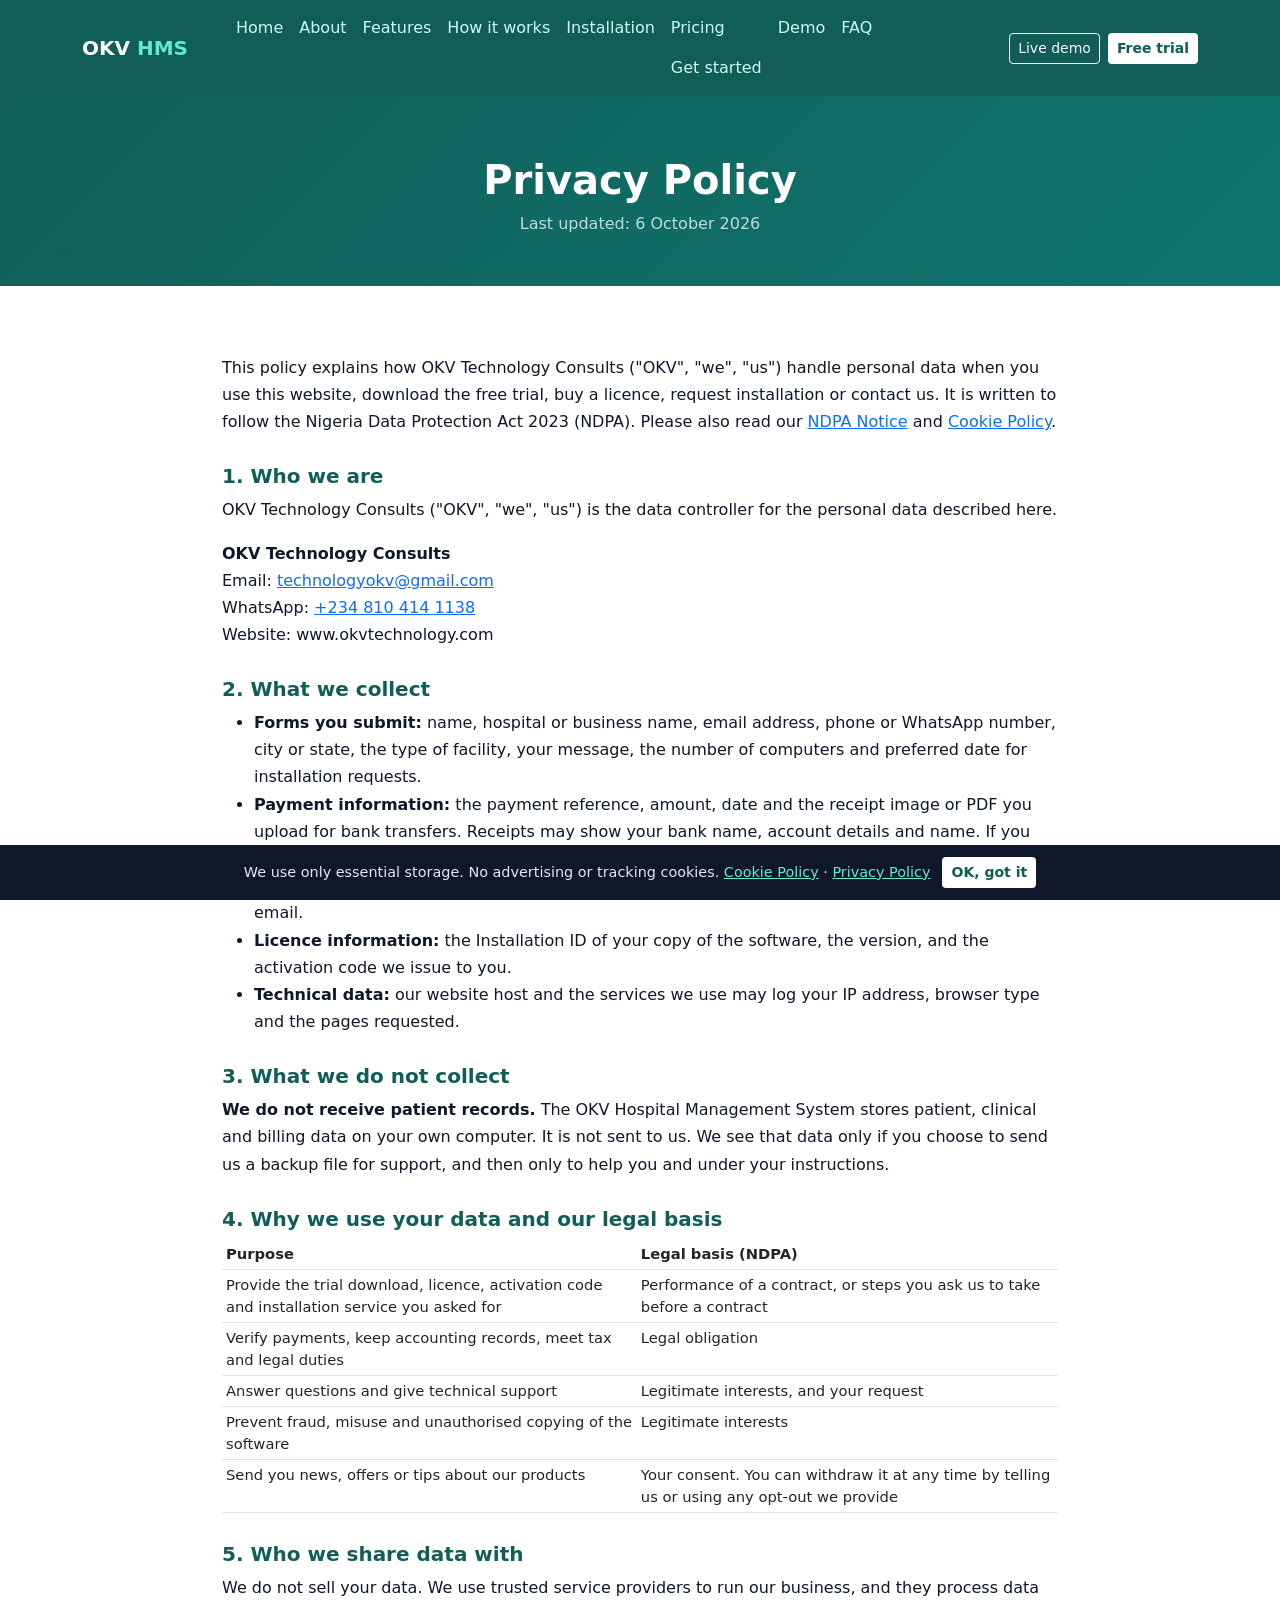
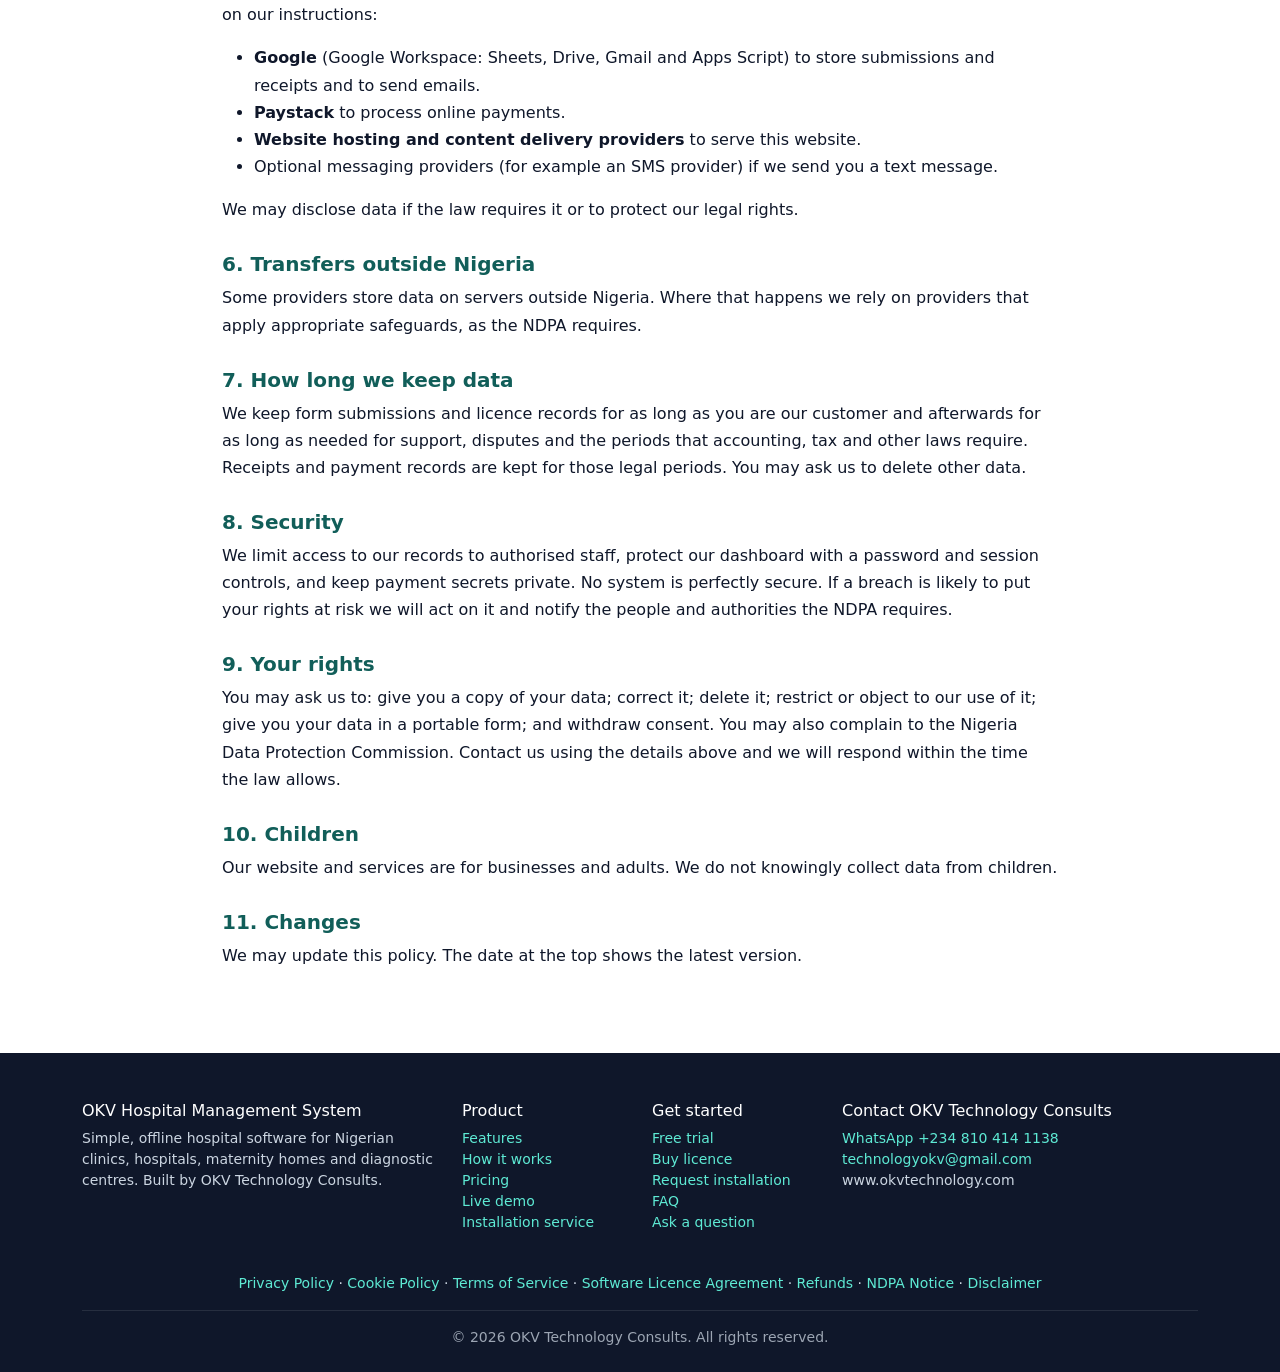
<file: pages/privacy.html>
<!DOCTYPE html>
<html lang="en"><head><meta charset="utf-8"><meta name="viewport" content="width=device-width, initial-scale=1">
<title>Privacy Policy | OKV Hospital Management System</title><meta name="description" content="How OKV Technology Consults collects, uses and protects personal data on this website and in connection with the OKV Hospital Management System.">
<link href="../assets/css/bootstrap.min.css" rel="stylesheet">
<link href="../assets/css/site.css" rel="stylesheet"></head><body><nav class="navbar navbar-expand-lg navbar-dark sticky-top"><div class="container">
<a class="navbar-brand fw-bold" href="../index.html">OKV <span style="color:#5eead4">HMS</span></a>
<button class="navbar-toggler" data-bs-toggle="collapse" data-bs-target="#nv" aria-label="Menu"><span class="navbar-toggler-icon"></span></button>
<div id="nv" class="collapse navbar-collapse"><ul class="navbar-nav me-auto ms-lg-4"><li class="nav-item"><a class="nav-link" href="../index.html">Home</a></li><li class="nav-item"><a class="nav-link" href="../index.html#about">About</a></li><li class="nav-item"><a class="nav-link" href="../index.html#features">Features</a></li><li class="nav-item"><a class="nav-link" href="../index.html#how">How it works</a></li><li class="nav-item"><a class="nav-link" href="../index.html#install">Installation</a></li><li class="nav-item"><a class="nav-link" href="pricing.html">Pricing</a><a class="nav-link" href="../okvhms/index.html">Get started</a></li><li class="nav-item"><a class="nav-link" href="demo.html">Demo</a></li><li class="nav-item"><a class="nav-link" href="../index.html#faq">FAQ</a></li></ul>
<div class="d-flex gap-2 pb-2 pb-lg-0"><a class="btn btn-sm btn-outline-light" href="demo.html">Live demo</a><button class="btn btn-sm btn-okv" data-bs-toggle="modal" data-bs-target="#trialModal">Free trial</button></div></div></div></nav><div class="pagehead"><div class="container"><h1 class="fw-bold">Privacy Policy</h1><p class="mb-0 opacity-75">Last updated: 6 October 2026</p></div></div><section><div class="container" style="max-width:860px"><div class="legal">
<p>This policy explains how OKV Technology Consults ("OKV", "we", "us") handle personal data when you use this website, download the free trial, buy a licence, request installation or contact us. It is written to follow the Nigeria Data Protection Act 2023 (NDPA). Please also read our <a href="data-protection.html">NDPA Notice</a> and <a href="cookies.html">Cookie Policy</a>.</p>
<h2>1. Who we are</h2><p>OKV Technology Consults ("OKV", "we", "us") is the data controller for the personal data described here.</p><p><b>OKV Technology Consults</b><br>Email: <a href="mailto:technologyokv@gmail.com">technologyokv@gmail.com</a><br>WhatsApp: <a class="js-wa" target="_blank" rel="noopener">+234 810 414 1138</a><br>Website: www.okvtechnology.com</p>
<h2>2. What we collect</h2>
<ul><li><b>Forms you submit:</b> name, hospital or business name, email address, phone or WhatsApp number, city or state, the type of facility, your message, the number of computers and preferred date for installation requests.</li>
<li><b>Payment information:</b> the payment reference, amount, date and the receipt image or PDF you upload for bank transfers. Receipts may show your bank name, account details and name. If you pay with Paystack, Paystack collects your card or bank details on its own secure page. We never see or store your full card number; we receive only the transaction reference, amount, status and email.</li>
<li><b>Licence information:</b> the Installation ID of your copy of the software, the version, and the activation code we issue to you.</li>
<li><b>Technical data:</b> our website host and the services we use may log your IP address, browser type and the pages requested.</li></ul>
<h2>3. What we do not collect</h2><p><b>We do not receive patient records.</b> The OKV Hospital Management System stores patient, clinical and billing data on your own computer. It is not sent to us. We see that data only if you choose to send us a backup file for support, and then only to help you and under your instructions.</p>
<h2>4. Why we use your data and our legal basis</h2>
<table class="table table-sm"><thead><tr><th>Purpose</th><th>Legal basis (NDPA)</th></tr></thead><tbody>
<tr><td>Provide the trial download, licence, activation code and installation service you asked for</td><td>Performance of a contract, or steps you ask us to take before a contract</td></tr>
<tr><td>Verify payments, keep accounting records, meet tax and legal duties</td><td>Legal obligation</td></tr>
<tr><td>Answer questions and give technical support</td><td>Legitimate interests, and your request</td></tr>
<tr><td>Prevent fraud, misuse and unauthorised copying of the software</td><td>Legitimate interests</td></tr>
<tr><td>Send you news, offers or tips about our products</td><td>Your consent. You can withdraw it at any time by telling us or using any opt-out we provide</td></tr></tbody></table>
<h2>5. Who we share data with</h2><p>We do not sell your data. We use trusted service providers to run our business, and they process data on our instructions:</p>
<ul><li><b>Google</b> (Google Workspace: Sheets, Drive, Gmail and Apps Script) to store submissions and receipts and to send emails.</li><li><b>Paystack</b> to process online payments.</li><li><b>Website hosting and content delivery providers</b> to serve this website.</li><li>Optional messaging providers (for example an SMS provider) if we send you a text message.</li></ul>
<p>We may disclose data if the law requires it or to protect our legal rights.</p>
<h2>6. Transfers outside Nigeria</h2><p>Some providers store data on servers outside Nigeria. Where that happens we rely on providers that apply appropriate safeguards, as the NDPA requires.</p>
<h2>7. How long we keep data</h2><p>We keep form submissions and licence records for as long as you are our customer and afterwards for as long as needed for support, disputes and the periods that accounting, tax and other laws require. Receipts and payment records are kept for those legal periods. You may ask us to delete other data.</p>
<h2>8. Security</h2><p>We limit access to our records to authorised staff, protect our dashboard with a password and session controls, and keep payment secrets private. No system is perfectly secure. If a breach is likely to put your rights at risk we will act on it and notify the people and authorities the NDPA requires.</p>
<h2>9. Your rights</h2><p>You may ask us to: give you a copy of your data; correct it; delete it; restrict or object to our use of it; give you your data in a portable form; and withdraw consent. You may also complain to the Nigeria Data Protection Commission. Contact us using the details above and we will respond within the time the law allows.</p>
<h2>10. Children</h2><p>Our website and services are for businesses and adults. We do not knowingly collect data from children.</p>
<h2>11. Changes</h2><p>We may update this policy. The date at the top shows the latest version.</p></div></div></section><footer><div class="container"><div class="row g-4">
<div class="col-lg-4"><h6>OKV Hospital Management System</h6><p class="small">Simple, offline hospital software for Nigerian clinics, hospitals, maternity homes and diagnostic centres. Built by OKV Technology Consults.</p></div>
<div class="col-6 col-lg-2"><h6>Product</h6><ul class="list-unstyled small"><li><a href="../index.html#features">Features</a></li><li><a href="../index.html#how">How it works</a></li><li><a href="pricing.html">Pricing</a></li><li><a href="demo.html">Live demo</a></li><li><a href="../index.html#install">Installation service</a></li></ul></div>
<div class="col-6 col-lg-2"><h6>Get started</h6><ul class="list-unstyled small"><li><a href="#" data-bs-toggle="modal" data-bs-target="#trialModal">Free trial</a></li><li><a href="#" data-bs-toggle="modal" data-bs-target="#buyModal">Buy licence</a></li><li><a href="#" data-bs-toggle="modal" data-bs-target="#installModal">Request installation</a></li><li><a href="../index.html#faq">FAQ</a></li><li><a href="#" data-bs-toggle="modal" data-bs-target="#askModal">Ask a question</a></li></ul></div>
<div class="col-lg-4"><h6>Contact OKV Technology Consults</h6><ul class="list-unstyled small"><li><a class="js-wa" target="_blank" rel="noopener">WhatsApp +234 810 414 1138</a></li><li><a href="mailto:technologyokv@gmail.com">technologyokv@gmail.com</a></li><li>www.okvtechnology.com</li></ul></div></div>
<div class="row g-2 mt-3 small"><div class="col-12 text-center"><a href="privacy.html">Privacy Policy</a> &middot; <a href="cookies.html">Cookie Policy</a> &middot; <a href="terms.html">Terms of Service</a> &middot; <a href="eula.html">Software Licence Agreement</a> &middot; <a href="refund.html">Refunds</a> &middot; <a href="data-protection.html">NDPA Notice</a> &middot; <a href="disclaimer.html">Disclaimer</a></div></div>
<hr class="border-secondary mt-3"><div class="small text-center opacity-75">&copy; <span class="js-year"></span> OKV Technology Consults. All rights reserved.</div></div></footer>
<div class="modal fade" id="trialModal" tabindex="-1"><div class="modal-dialog modal-dialog-centered"><div class="modal-content">
  <div class="modal-header"><h5 class="modal-title">Download your free trial</h5><button class="btn-close" data-bs-dismiss="modal"></button></div>
  <div class="modal-body"><div id="tform"><p class="text-muted small">Fill this short form. Your download is ready straight after, and we email you the link too.</p>
    <form id="tf"><div class="hp"><input name="hp" tabindex="-1" autocomplete="off"></div><div class="row g-2">
      <div class="col-12"><input class="form-control" name="name" placeholder="Your full name" required></div>
      <div class="col-12"><input class="form-control" name="hospital" placeholder="Hospital / clinic / business name" required></div>
      <div class="col-md-6"><input class="form-control" type="email" name="email" placeholder="Email address" required></div>
      <div class="col-md-6"><input class="form-control" name="phone" placeholder="Phone / WhatsApp" required></div>
      <div class="col-md-6"><input class="form-control" name="city" placeholder="City / State"></div>
      <div class="col-md-6"><select class="form-select" name="kind"><option>Hospital</option><option>Clinic</option><option>Maternity home</option><option>Diagnostic centre</option><option>Pharmacy</option><option>Other</option></select></div></div>
      <button class="btn btn-solid w-100 mt-3 btn-lg" type="submit" id="tbtn">Get my free download</button><div class="text-danger small mt-2" id="terr"></div></form></div>
    <div id="tdone" class="text-center d-none"><div class="display-6" style="color:var(--p)">&#10003;</div><h5>Thank you!</h5><p>Choose your computer. Each download installs like normal software: nothing else to install.</p>
      <div class="d-grid gap-2"><a id="tlink" class="btn btn-solid btn-lg d-none" rel="noopener">Windows 7, 8, 10, 11 (32 and 64-bit)</a><a id="tlinkArm" class="btn btn-solid btn-lg d-none" rel="noopener">Mac with Apple chip (M1 to M4)</a><a id="tlinkIntel" class="btn btn-solid btn-lg d-none" rel="noopener">Mac with Intel chip</a></div>
      <p class="small text-muted mt-3">We also emailed you the links. <b>Windows:</b> extract the ZIP and run OKV_HMS_Setup.exe. <b>Mac:</b> open the DMG and drag OKV HMS to Applications.</p></div></div></div></div></div>

<div class="modal fade" id="buyModal" tabindex="-1"><div class="modal-dialog modal-dialog-centered modal-lg"><div class="modal-content">
  <div class="modal-header"><h5 class="modal-title">Buy the full licence: NGN <span class="js-price">120,000</span> (one-time)</h5><button class="btn-close" data-bs-dismiss="modal"></button></div>
  <div class="modal-body"><div id="bform">
    <div id="nopay" class="alert alert-warning d-none">Online and bank-transfer payments are not open right now. Please WhatsApp us on +234 810 414 1138.</div>
    <div id="psBox" class="d-none mb-3 p-3 rounded-3" style="background:#f0fdfa;border:1px solid #99f6e4"><h6 class="mb-1">Pay online with Paystack (fastest)</h6><p class="small mb-2">Card, bank transfer or USSD. Your activation code appears right after payment and is emailed to you.</p>
      <form id="pf"><div class="hp"><input name="hp" tabindex="-1" autocomplete="off"></div><input type="hidden" name="install_id"><div class="row g-2"><div class="col-md-6"><input class="form-control form-control-sm" name="name" placeholder="Your full name" required></div><div class="col-md-6"><input class="form-control form-control-sm" name="hospital" placeholder="Hospital / business" required></div><div class="col-md-6"><input class="form-control form-control-sm" type="email" name="email" placeholder="Email for the code" required></div><div class="col-md-6"><input class="form-control form-control-sm" name="phone" placeholder="Phone / WhatsApp" required></div></div>
      <button class="btn btn-solid mt-2" type="submit" id="pbtn">Pay with Paystack</button><div class="text-danger small mt-2" id="perr"></div></form></div>
    <div class="manual-only"><div class="fw-semibold small mb-1"><span class="ps-or d-none">Or pay</span><span class="ps-not">Pay</span> by bank transfer and upload your receipt</div><ol class="small" style="line-height:1.8"><li>Pay <b>NGN <span class="js-price">120,000</span></b> to <b class="js-bank"></b>.</li><li>Fill this form and attach your payment receipt.</li><li>We are alerted instantly. Your <b>activation code arrives by email within 24 hours</b>.</li></ol>
    <form id="bf"><div class="hp"><input name="hp" tabindex="-1" autocomplete="off"></div><div class="row g-2">
      <div class="col-md-6"><input class="form-control" name="name" placeholder="Your full name" required></div><div class="col-md-6"><input class="form-control" name="hospital" placeholder="Hospital / business" required></div>
      <div class="col-md-6"><input class="form-control" type="email" name="email" placeholder="Email for the activation code" required></div><div class="col-md-6"><input class="form-control" name="phone" placeholder="Phone / WhatsApp" required></div>
      <div class="col-md-4"><input class="form-control" type="number" name="amount" value="120000" min="1" required></div><div class="col-md-4"><input class="form-control" name="payment_ref" placeholder="Payment reference" required></div><div class="col-md-4"><input class="form-control" type="date" name="paid_date" required></div>
      <div class="col-md-6"><input class="form-control" name="install_id" placeholder="Installation ID (filled in for you from the software)"></div>
      <div class="col-md-6"><input class="form-control" type="file" id="bfile" accept="image/jpeg,image/png,application/pdf" required></div></div>
      <button class="btn btn-solid w-100 mt-3 btn-lg" type="submit" id="bbtn">Submit payment and request code</button><div class="text-danger small mt-2" id="berr"></div></form></div></div>
    <div id="bdone" class="text-center d-none"><div class="display-6" style="color:var(--p)">&#10003;</div><h5>Request received</h5><p>We have been alerted. Your activation code will be emailed to you within 24 hours.</p></div></div></div></div></div>

<div class="modal fade" id="installModal" tabindex="-1"><div class="modal-dialog modal-dialog-centered"><div class="modal-content">
  <div class="modal-header"><h5 class="modal-title">Request installation service</h5><button class="btn-close" data-bs-dismiss="modal"></button></div>
  <div class="modal-body"><div id="iform"><p class="text-muted small">OKV Technology Consults installs and sets up the system for you. Tell us about your facility and we will contact you with a quote.</p>
    <form id="inf"><div class="hp"><input name="hp" tabindex="-1" autocomplete="off"></div><div class="row g-2">
      <div class="col-md-6"><input class="form-control" name="name" placeholder="Your full name" required></div><div class="col-md-6"><input class="form-control" name="hospital" placeholder="Hospital / business" required></div>
      <div class="col-md-6"><input class="form-control" type="email" name="email" placeholder="Email" required></div><div class="col-md-6"><input class="form-control" name="phone" placeholder="Phone / WhatsApp" required></div>
      <div class="col-md-6"><input class="form-control" name="city" placeholder="City / State" required></div><div class="col-md-6"><select class="form-select" name="mode"><option>Remote installation</option><option>On-site installation</option></select></div>
      <div class="col-md-6"><input class="form-control" type="number" name="computers" value="1" min="1" max="500" required></div><div class="col-md-6"><input class="form-control" type="date" name="date"></div>
      <div class="col-12"><textarea class="form-control" name="notes" rows="2" placeholder="Anything we should know (number of staff, existing records, etc.)"></textarea></div></div>
    <button class="btn btn-solid w-100 mt-3 btn-lg" type="submit" id="ibtn">Request installation</button><div class="text-danger small mt-2" id="ierr"></div></form></div>
    <div id="idone" class="text-center d-none"><div class="display-6" style="color:var(--p)">&#10003;</div><h5>Request received</h5><p>Thank you. Our installation team will contact you shortly to agree the date and a quote.</p></div></div></div></div></div>

<div class="modal fade" id="askModal" tabindex="-1"><div class="modal-dialog modal-dialog-centered"><div class="modal-content">
  <div class="modal-header"><h5 class="modal-title">Ask us anything</h5><button class="btn-close" data-bs-dismiss="modal"></button></div>
  <div class="modal-body"><form id="qf"><div class="hp"><input name="hp" tabindex="-1" autocomplete="off"></div><div class="row g-2">
    <div class="col-md-6"><input class="form-control" name="name" placeholder="Your name" required></div><div class="col-md-6"><input class="form-control" type="email" name="email" placeholder="Email" required></div>
    <div class="col-md-6"><input class="form-control" name="phone" placeholder="Phone / WhatsApp"></div><div class="col-md-6"><input class="form-control" name="hospital" placeholder="Hospital / business"></div>
    <div class="col-12"><textarea class="form-control" name="message" rows="4" placeholder="How can we help?" required></textarea></div></div>
    <button class="btn btn-solid mt-3" type="submit">Send message</button><div class="mt-2 small" id="qmsg"></div></form></div></div></div></div><div id="cookiebar" class="d-none"><span>We use only essential storage. No advertising or tracking cookies. <a href="cookies.html" style="color:#5eead4">Cookie Policy</a> &middot; <a href="privacy.html" style="color:#5eead4">Privacy Policy</a></span><button id="cookieok" class="btn btn-sm btn-okv">OK, got it</button></div><script src="../assets/js/bootstrap.bundle.min.js"></script><script src="../assets/js/site.js"></script></body></html>
</file>
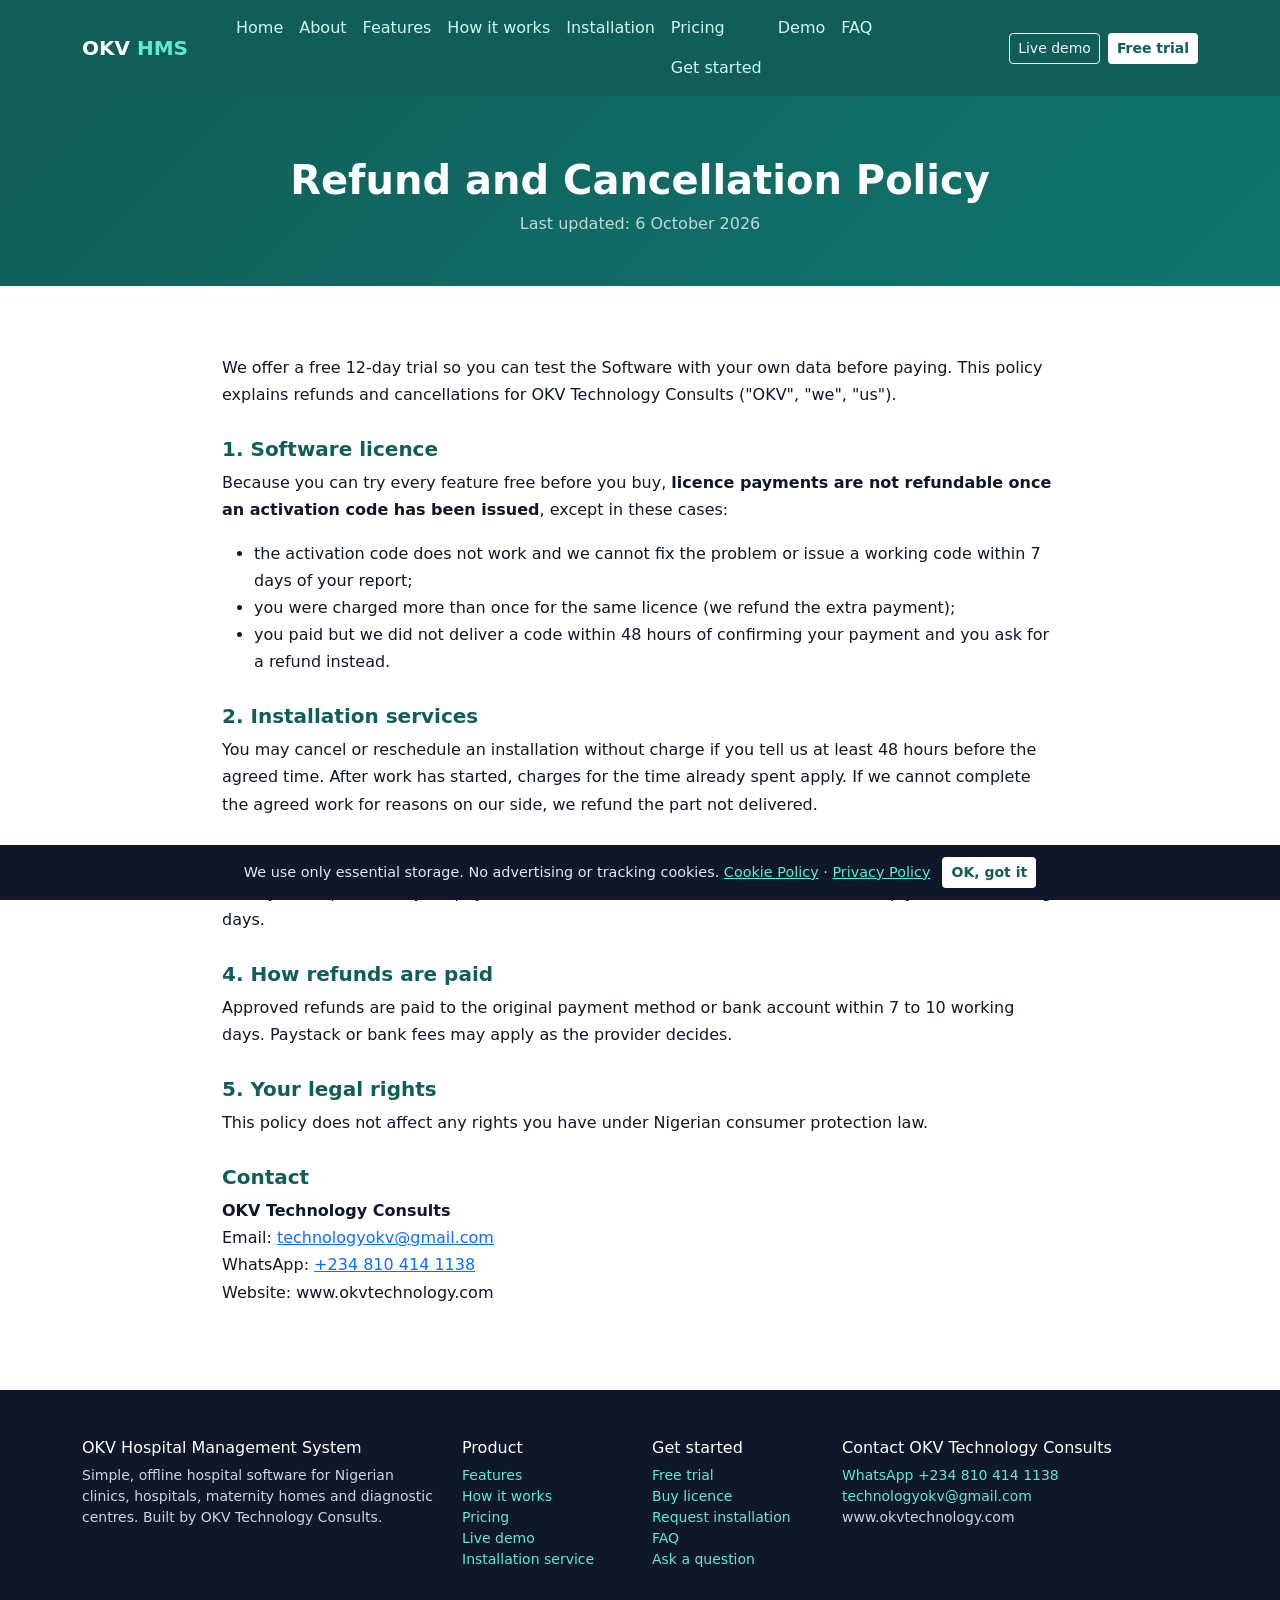
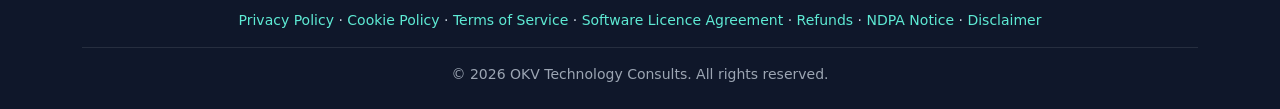
<file: pages/refund.html>
<!DOCTYPE html>
<html lang="en"><head><meta charset="utf-8"><meta name="viewport" content="width=device-width, initial-scale=1">
<title>Refund and Cancellation Policy | OKV Hospital Management System</title><meta name="description" content="When refunds and cancellations apply to OKV HMS licences and installation services.">
<link href="../assets/css/bootstrap.min.css" rel="stylesheet">
<link href="../assets/css/site.css" rel="stylesheet"></head><body><nav class="navbar navbar-expand-lg navbar-dark sticky-top"><div class="container">
<a class="navbar-brand fw-bold" href="../index.html">OKV <span style="color:#5eead4">HMS</span></a>
<button class="navbar-toggler" data-bs-toggle="collapse" data-bs-target="#nv" aria-label="Menu"><span class="navbar-toggler-icon"></span></button>
<div id="nv" class="collapse navbar-collapse"><ul class="navbar-nav me-auto ms-lg-4"><li class="nav-item"><a class="nav-link" href="../index.html">Home</a></li><li class="nav-item"><a class="nav-link" href="../index.html#about">About</a></li><li class="nav-item"><a class="nav-link" href="../index.html#features">Features</a></li><li class="nav-item"><a class="nav-link" href="../index.html#how">How it works</a></li><li class="nav-item"><a class="nav-link" href="../index.html#install">Installation</a></li><li class="nav-item"><a class="nav-link" href="pricing.html">Pricing</a><a class="nav-link" href="../okvhms/index.html">Get started</a></li><li class="nav-item"><a class="nav-link" href="demo.html">Demo</a></li><li class="nav-item"><a class="nav-link" href="../index.html#faq">FAQ</a></li></ul>
<div class="d-flex gap-2 pb-2 pb-lg-0"><a class="btn btn-sm btn-outline-light" href="demo.html">Live demo</a><button class="btn btn-sm btn-okv" data-bs-toggle="modal" data-bs-target="#trialModal">Free trial</button></div></div></div></nav><div class="pagehead"><div class="container"><h1 class="fw-bold">Refund and Cancellation Policy</h1><p class="mb-0 opacity-75">Last updated: 6 October 2026</p></div></div><section><div class="container" style="max-width:860px"><div class="legal">
<p>We offer a free 12-day trial so you can test the Software with your own data before paying. This policy explains refunds and cancellations for OKV Technology Consults ("OKV", "we", "us").</p>
<h2>1. Software licence</h2><p>Because you can try every feature free before you buy, <b>licence payments are not refundable once an activation code has been issued</b>, except in these cases:</p>
<ul><li>the activation code does not work and we cannot fix the problem or issue a working code within 7 days of your report;</li><li>you were charged more than once for the same licence (we refund the extra payment);</li><li>you paid but we did not deliver a code within 48 hours of confirming your payment and you ask for a refund instead.</li></ul>
<h2>2. Installation services</h2><p>You may cancel or reschedule an installation without charge if you tell us at least 48 hours before the agreed time. After work has started, charges for the time already spent apply. If we cannot complete the agreed work for reasons on our side, we refund the part not delivered.</p>
<h2>3. How to ask</h2><p>Send your request with your payment reference to the contact details below. We reply within 3 working days.</p>
<h2>4. How refunds are paid</h2><p>Approved refunds are paid to the original payment method or bank account within 7 to 10 working days. Paystack or bank fees may apply as the provider decides.</p>
<h2>5. Your legal rights</h2><p>This policy does not affect any rights you have under Nigerian consumer protection law.</p>
<h2>Contact</h2><p><b>OKV Technology Consults</b><br>Email: <a href="mailto:technologyokv@gmail.com">technologyokv@gmail.com</a><br>WhatsApp: <a class="js-wa" target="_blank" rel="noopener">+234 810 414 1138</a><br>Website: www.okvtechnology.com</p></div></div></section><footer><div class="container"><div class="row g-4">
<div class="col-lg-4"><h6>OKV Hospital Management System</h6><p class="small">Simple, offline hospital software for Nigerian clinics, hospitals, maternity homes and diagnostic centres. Built by OKV Technology Consults.</p></div>
<div class="col-6 col-lg-2"><h6>Product</h6><ul class="list-unstyled small"><li><a href="../index.html#features">Features</a></li><li><a href="../index.html#how">How it works</a></li><li><a href="pricing.html">Pricing</a></li><li><a href="demo.html">Live demo</a></li><li><a href="../index.html#install">Installation service</a></li></ul></div>
<div class="col-6 col-lg-2"><h6>Get started</h6><ul class="list-unstyled small"><li><a href="#" data-bs-toggle="modal" data-bs-target="#trialModal">Free trial</a></li><li><a href="#" data-bs-toggle="modal" data-bs-target="#buyModal">Buy licence</a></li><li><a href="#" data-bs-toggle="modal" data-bs-target="#installModal">Request installation</a></li><li><a href="../index.html#faq">FAQ</a></li><li><a href="#" data-bs-toggle="modal" data-bs-target="#askModal">Ask a question</a></li></ul></div>
<div class="col-lg-4"><h6>Contact OKV Technology Consults</h6><ul class="list-unstyled small"><li><a class="js-wa" target="_blank" rel="noopener">WhatsApp +234 810 414 1138</a></li><li><a href="mailto:technologyokv@gmail.com">technologyokv@gmail.com</a></li><li>www.okvtechnology.com</li></ul></div></div>
<div class="row g-2 mt-3 small"><div class="col-12 text-center"><a href="privacy.html">Privacy Policy</a> &middot; <a href="cookies.html">Cookie Policy</a> &middot; <a href="terms.html">Terms of Service</a> &middot; <a href="eula.html">Software Licence Agreement</a> &middot; <a href="refund.html">Refunds</a> &middot; <a href="data-protection.html">NDPA Notice</a> &middot; <a href="disclaimer.html">Disclaimer</a></div></div>
<hr class="border-secondary mt-3"><div class="small text-center opacity-75">&copy; <span class="js-year"></span> OKV Technology Consults. All rights reserved.</div></div></footer>
<div class="modal fade" id="trialModal" tabindex="-1"><div class="modal-dialog modal-dialog-centered"><div class="modal-content">
  <div class="modal-header"><h5 class="modal-title">Download your free trial</h5><button class="btn-close" data-bs-dismiss="modal"></button></div>
  <div class="modal-body"><div id="tform"><p class="text-muted small">Fill this short form. Your download is ready straight after, and we email you the link too.</p>
    <form id="tf"><div class="hp"><input name="hp" tabindex="-1" autocomplete="off"></div><div class="row g-2">
      <div class="col-12"><input class="form-control" name="name" placeholder="Your full name" required></div>
      <div class="col-12"><input class="form-control" name="hospital" placeholder="Hospital / clinic / business name" required></div>
      <div class="col-md-6"><input class="form-control" type="email" name="email" placeholder="Email address" required></div>
      <div class="col-md-6"><input class="form-control" name="phone" placeholder="Phone / WhatsApp" required></div>
      <div class="col-md-6"><input class="form-control" name="city" placeholder="City / State"></div>
      <div class="col-md-6"><select class="form-select" name="kind"><option>Hospital</option><option>Clinic</option><option>Maternity home</option><option>Diagnostic centre</option><option>Pharmacy</option><option>Other</option></select></div></div>
      <button class="btn btn-solid w-100 mt-3 btn-lg" type="submit" id="tbtn">Get my free download</button><div class="text-danger small mt-2" id="terr"></div></form></div>
    <div id="tdone" class="text-center d-none"><div class="display-6" style="color:var(--p)">&#10003;</div><h5>Thank you!</h5><p>Choose your computer. Each download installs like normal software: nothing else to install.</p>
      <div class="d-grid gap-2"><a id="tlink" class="btn btn-solid btn-lg d-none" rel="noopener">Windows 7, 8, 10, 11 (32 and 64-bit)</a><a id="tlinkArm" class="btn btn-solid btn-lg d-none" rel="noopener">Mac with Apple chip (M1 to M4)</a><a id="tlinkIntel" class="btn btn-solid btn-lg d-none" rel="noopener">Mac with Intel chip</a></div>
      <p class="small text-muted mt-3">We also emailed you the links. <b>Windows:</b> extract the ZIP and run OKV_HMS_Setup.exe. <b>Mac:</b> open the DMG and drag OKV HMS to Applications.</p></div></div></div></div></div>

<div class="modal fade" id="buyModal" tabindex="-1"><div class="modal-dialog modal-dialog-centered modal-lg"><div class="modal-content">
  <div class="modal-header"><h5 class="modal-title">Buy the full licence: NGN <span class="js-price">120,000</span> (one-time)</h5><button class="btn-close" data-bs-dismiss="modal"></button></div>
  <div class="modal-body"><div id="bform">
    <div id="nopay" class="alert alert-warning d-none">Online and bank-transfer payments are not open right now. Please WhatsApp us on +234 810 414 1138.</div>
    <div id="psBox" class="d-none mb-3 p-3 rounded-3" style="background:#f0fdfa;border:1px solid #99f6e4"><h6 class="mb-1">Pay online with Paystack (fastest)</h6><p class="small mb-2">Card, bank transfer or USSD. Your activation code appears right after payment and is emailed to you.</p>
      <form id="pf"><div class="hp"><input name="hp" tabindex="-1" autocomplete="off"></div><input type="hidden" name="install_id"><div class="row g-2"><div class="col-md-6"><input class="form-control form-control-sm" name="name" placeholder="Your full name" required></div><div class="col-md-6"><input class="form-control form-control-sm" name="hospital" placeholder="Hospital / business" required></div><div class="col-md-6"><input class="form-control form-control-sm" type="email" name="email" placeholder="Email for the code" required></div><div class="col-md-6"><input class="form-control form-control-sm" name="phone" placeholder="Phone / WhatsApp" required></div></div>
      <button class="btn btn-solid mt-2" type="submit" id="pbtn">Pay with Paystack</button><div class="text-danger small mt-2" id="perr"></div></form></div>
    <div class="manual-only"><div class="fw-semibold small mb-1"><span class="ps-or d-none">Or pay</span><span class="ps-not">Pay</span> by bank transfer and upload your receipt</div><ol class="small" style="line-height:1.8"><li>Pay <b>NGN <span class="js-price">120,000</span></b> to <b class="js-bank"></b>.</li><li>Fill this form and attach your payment receipt.</li><li>We are alerted instantly. Your <b>activation code arrives by email within 24 hours</b>.</li></ol>
    <form id="bf"><div class="hp"><input name="hp" tabindex="-1" autocomplete="off"></div><div class="row g-2">
      <div class="col-md-6"><input class="form-control" name="name" placeholder="Your full name" required></div><div class="col-md-6"><input class="form-control" name="hospital" placeholder="Hospital / business" required></div>
      <div class="col-md-6"><input class="form-control" type="email" name="email" placeholder="Email for the activation code" required></div><div class="col-md-6"><input class="form-control" name="phone" placeholder="Phone / WhatsApp" required></div>
      <div class="col-md-4"><input class="form-control" type="number" name="amount" value="120000" min="1" required></div><div class="col-md-4"><input class="form-control" name="payment_ref" placeholder="Payment reference" required></div><div class="col-md-4"><input class="form-control" type="date" name="paid_date" required></div>
      <div class="col-md-6"><input class="form-control" name="install_id" placeholder="Installation ID (filled in for you from the software)"></div>
      <div class="col-md-6"><input class="form-control" type="file" id="bfile" accept="image/jpeg,image/png,application/pdf" required></div></div>
      <button class="btn btn-solid w-100 mt-3 btn-lg" type="submit" id="bbtn">Submit payment and request code</button><div class="text-danger small mt-2" id="berr"></div></form></div></div>
    <div id="bdone" class="text-center d-none"><div class="display-6" style="color:var(--p)">&#10003;</div><h5>Request received</h5><p>We have been alerted. Your activation code will be emailed to you within 24 hours.</p></div></div></div></div></div>

<div class="modal fade" id="installModal" tabindex="-1"><div class="modal-dialog modal-dialog-centered"><div class="modal-content">
  <div class="modal-header"><h5 class="modal-title">Request installation service</h5><button class="btn-close" data-bs-dismiss="modal"></button></div>
  <div class="modal-body"><div id="iform"><p class="text-muted small">OKV Technology Consults installs and sets up the system for you. Tell us about your facility and we will contact you with a quote.</p>
    <form id="inf"><div class="hp"><input name="hp" tabindex="-1" autocomplete="off"></div><div class="row g-2">
      <div class="col-md-6"><input class="form-control" name="name" placeholder="Your full name" required></div><div class="col-md-6"><input class="form-control" name="hospital" placeholder="Hospital / business" required></div>
      <div class="col-md-6"><input class="form-control" type="email" name="email" placeholder="Email" required></div><div class="col-md-6"><input class="form-control" name="phone" placeholder="Phone / WhatsApp" required></div>
      <div class="col-md-6"><input class="form-control" name="city" placeholder="City / State" required></div><div class="col-md-6"><select class="form-select" name="mode"><option>Remote installation</option><option>On-site installation</option></select></div>
      <div class="col-md-6"><input class="form-control" type="number" name="computers" value="1" min="1" max="500" required></div><div class="col-md-6"><input class="form-control" type="date" name="date"></div>
      <div class="col-12"><textarea class="form-control" name="notes" rows="2" placeholder="Anything we should know (number of staff, existing records, etc.)"></textarea></div></div>
    <button class="btn btn-solid w-100 mt-3 btn-lg" type="submit" id="ibtn">Request installation</button><div class="text-danger small mt-2" id="ierr"></div></form></div>
    <div id="idone" class="text-center d-none"><div class="display-6" style="color:var(--p)">&#10003;</div><h5>Request received</h5><p>Thank you. Our installation team will contact you shortly to agree the date and a quote.</p></div></div></div></div></div>

<div class="modal fade" id="askModal" tabindex="-1"><div class="modal-dialog modal-dialog-centered"><div class="modal-content">
  <div class="modal-header"><h5 class="modal-title">Ask us anything</h5><button class="btn-close" data-bs-dismiss="modal"></button></div>
  <div class="modal-body"><form id="qf"><div class="hp"><input name="hp" tabindex="-1" autocomplete="off"></div><div class="row g-2">
    <div class="col-md-6"><input class="form-control" name="name" placeholder="Your name" required></div><div class="col-md-6"><input class="form-control" type="email" name="email" placeholder="Email" required></div>
    <div class="col-md-6"><input class="form-control" name="phone" placeholder="Phone / WhatsApp"></div><div class="col-md-6"><input class="form-control" name="hospital" placeholder="Hospital / business"></div>
    <div class="col-12"><textarea class="form-control" name="message" rows="4" placeholder="How can we help?" required></textarea></div></div>
    <button class="btn btn-solid mt-3" type="submit">Send message</button><div class="mt-2 small" id="qmsg"></div></form></div></div></div></div><div id="cookiebar" class="d-none"><span>We use only essential storage. No advertising or tracking cookies. <a href="cookies.html" style="color:#5eead4">Cookie Policy</a> &middot; <a href="privacy.html" style="color:#5eead4">Privacy Policy</a></span><button id="cookieok" class="btn btn-sm btn-okv">OK, got it</button></div><script src="../assets/js/bootstrap.bundle.min.js"></script><script src="../assets/js/site.js"></script></body></html>
</file>
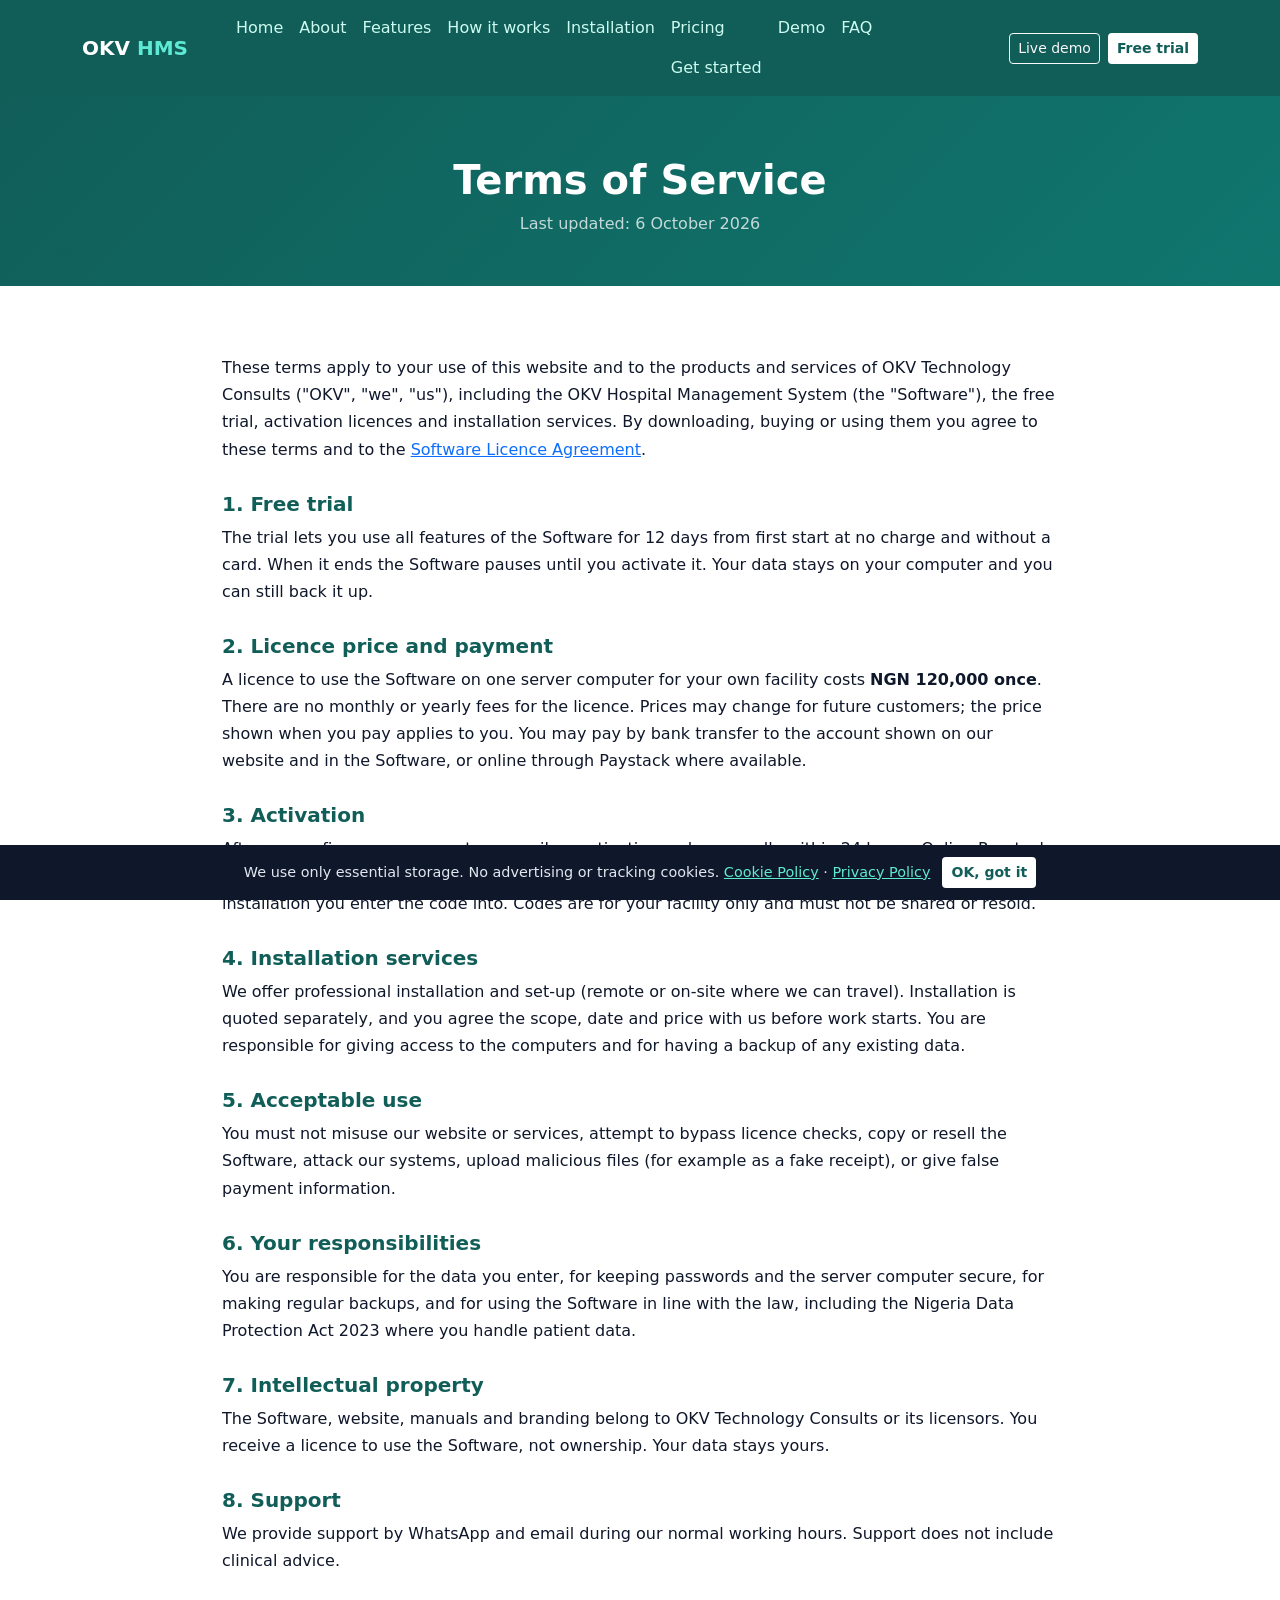
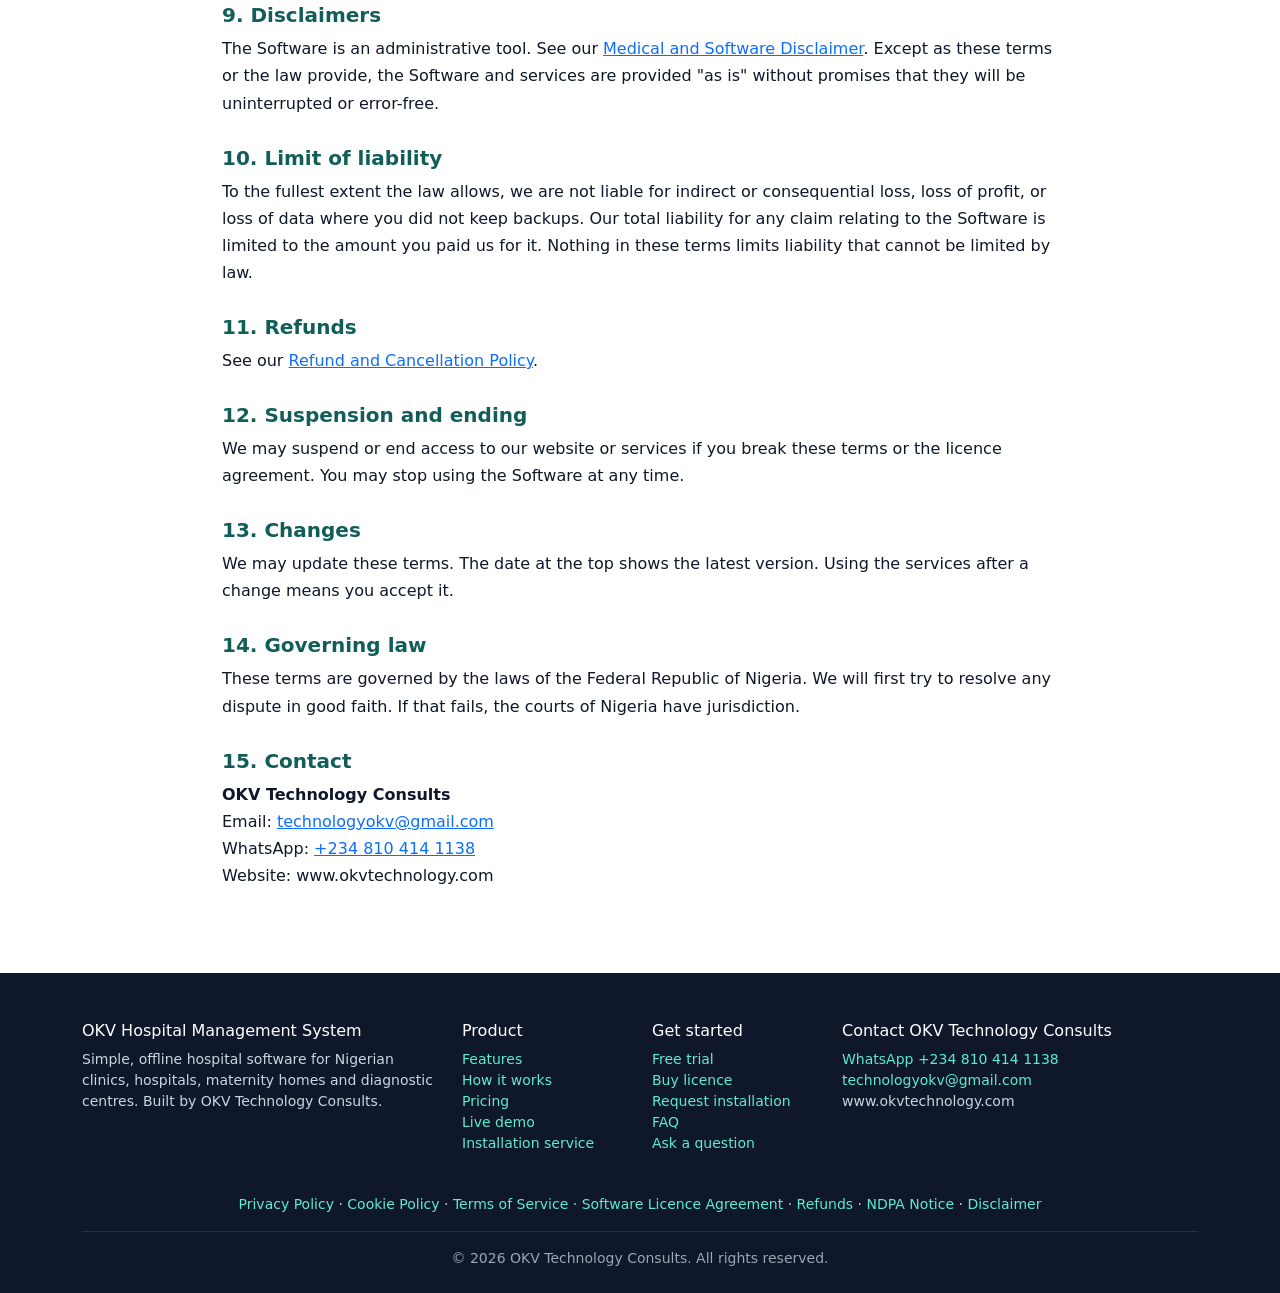
<file: pages/terms.html>
<!DOCTYPE html>
<html lang="en"><head><meta charset="utf-8"><meta name="viewport" content="width=device-width, initial-scale=1">
<title>Terms of Service | OKV Hospital Management System</title><meta name="description" content="The terms that apply when you use this website and buy products and services from OKV Technology Consults.">
<link href="../assets/css/bootstrap.min.css" rel="stylesheet">
<link href="../assets/css/site.css" rel="stylesheet"></head><body><nav class="navbar navbar-expand-lg navbar-dark sticky-top"><div class="container">
<a class="navbar-brand fw-bold" href="../index.html">OKV <span style="color:#5eead4">HMS</span></a>
<button class="navbar-toggler" data-bs-toggle="collapse" data-bs-target="#nv" aria-label="Menu"><span class="navbar-toggler-icon"></span></button>
<div id="nv" class="collapse navbar-collapse"><ul class="navbar-nav me-auto ms-lg-4"><li class="nav-item"><a class="nav-link" href="../index.html">Home</a></li><li class="nav-item"><a class="nav-link" href="../index.html#about">About</a></li><li class="nav-item"><a class="nav-link" href="../index.html#features">Features</a></li><li class="nav-item"><a class="nav-link" href="../index.html#how">How it works</a></li><li class="nav-item"><a class="nav-link" href="../index.html#install">Installation</a></li><li class="nav-item"><a class="nav-link" href="pricing.html">Pricing</a><a class="nav-link" href="../okvhms/index.html">Get started</a></li><li class="nav-item"><a class="nav-link" href="demo.html">Demo</a></li><li class="nav-item"><a class="nav-link" href="../index.html#faq">FAQ</a></li></ul>
<div class="d-flex gap-2 pb-2 pb-lg-0"><a class="btn btn-sm btn-outline-light" href="demo.html">Live demo</a><button class="btn btn-sm btn-okv" data-bs-toggle="modal" data-bs-target="#trialModal">Free trial</button></div></div></div></nav><div class="pagehead"><div class="container"><h1 class="fw-bold">Terms of Service</h1><p class="mb-0 opacity-75">Last updated: 6 October 2026</p></div></div><section><div class="container" style="max-width:860px"><div class="legal">
<p>These terms apply to your use of this website and to the products and services of OKV Technology Consults ("OKV", "we", "us"), including the OKV Hospital Management System (the "Software"), the free trial, activation licences and installation services. By downloading, buying or using them you agree to these terms and to the <a href="eula.html">Software Licence Agreement</a>.</p>
<h2>1. Free trial</h2><p>The trial lets you use all features of the Software for 12 days from first start at no charge and without a card. When it ends the Software pauses until you activate it. Your data stays on your computer and you can still back it up.</p>
<h2>2. Licence price and payment</h2><p>A licence to use the Software on one server computer for your own facility costs <b>NGN <span class="js-price">120,000</span> once</b>. There are no monthly or yearly fees for the licence. Prices may change for future customers; the price shown when you pay applies to you. You may pay by bank transfer to the account shown on our website and in the Software, or online through Paystack where available.</p>
<h2>3. Activation</h2><p>After we confirm your payment we email an activation code, normally within 24 hours. Online Paystack payments confirmed by Paystack may be issued immediately. Activation unlocks the Software on the installation you enter the code into. Codes are for your facility only and must not be shared or resold.</p>
<h2>4. Installation services</h2><p>We offer professional installation and set-up (remote or on-site where we can travel). Installation is quoted separately, and you agree the scope, date and price with us before work starts. You are responsible for giving access to the computers and for having a backup of any existing data.</p>
<h2>5. Acceptable use</h2><p>You must not misuse our website or services, attempt to bypass licence checks, copy or resell the Software, attack our systems, upload malicious files (for example as a fake receipt), or give false payment information.</p>
<h2>6. Your responsibilities</h2><p>You are responsible for the data you enter, for keeping passwords and the server computer secure, for making regular backups, and for using the Software in line with the law, including the Nigeria Data Protection Act 2023 where you handle patient data.</p>
<h2>7. Intellectual property</h2><p>The Software, website, manuals and branding belong to OKV Technology Consults or its licensors. You receive a licence to use the Software, not ownership. Your data stays yours.</p>
<h2>8. Support</h2><p>We provide support by WhatsApp and email during our normal working hours. Support does not include clinical advice.</p>
<h2>9. Disclaimers</h2><p>The Software is an administrative tool. See our <a href="disclaimer.html">Medical and Software Disclaimer</a>. Except as these terms or the law provide, the Software and services are provided "as is" without promises that they will be uninterrupted or error-free.</p>
<h2>10. Limit of liability</h2><p>To the fullest extent the law allows, we are not liable for indirect or consequential loss, loss of profit, or loss of data where you did not keep backups. Our total liability for any claim relating to the Software is limited to the amount you paid us for it. Nothing in these terms limits liability that cannot be limited by law.</p>
<h2>11. Refunds</h2><p>See our <a href="refund.html">Refund and Cancellation Policy</a>.</p>
<h2>12. Suspension and ending</h2><p>We may suspend or end access to our website or services if you break these terms or the licence agreement. You may stop using the Software at any time.</p>
<h2>13. Changes</h2><p>We may update these terms. The date at the top shows the latest version. Using the services after a change means you accept it.</p>
<h2>14. Governing law</h2><p>These terms are governed by the laws of the Federal Republic of Nigeria. We will first try to resolve any dispute in good faith. If that fails, the courts of Nigeria have jurisdiction.</p>
<h2>15. Contact</h2><p><b>OKV Technology Consults</b><br>Email: <a href="mailto:technologyokv@gmail.com">technologyokv@gmail.com</a><br>WhatsApp: <a class="js-wa" target="_blank" rel="noopener">+234 810 414 1138</a><br>Website: www.okvtechnology.com</p></div></div></section><footer><div class="container"><div class="row g-4">
<div class="col-lg-4"><h6>OKV Hospital Management System</h6><p class="small">Simple, offline hospital software for Nigerian clinics, hospitals, maternity homes and diagnostic centres. Built by OKV Technology Consults.</p></div>
<div class="col-6 col-lg-2"><h6>Product</h6><ul class="list-unstyled small"><li><a href="../index.html#features">Features</a></li><li><a href="../index.html#how">How it works</a></li><li><a href="pricing.html">Pricing</a></li><li><a href="demo.html">Live demo</a></li><li><a href="../index.html#install">Installation service</a></li></ul></div>
<div class="col-6 col-lg-2"><h6>Get started</h6><ul class="list-unstyled small"><li><a href="#" data-bs-toggle="modal" data-bs-target="#trialModal">Free trial</a></li><li><a href="#" data-bs-toggle="modal" data-bs-target="#buyModal">Buy licence</a></li><li><a href="#" data-bs-toggle="modal" data-bs-target="#installModal">Request installation</a></li><li><a href="../index.html#faq">FAQ</a></li><li><a href="#" data-bs-toggle="modal" data-bs-target="#askModal">Ask a question</a></li></ul></div>
<div class="col-lg-4"><h6>Contact OKV Technology Consults</h6><ul class="list-unstyled small"><li><a class="js-wa" target="_blank" rel="noopener">WhatsApp +234 810 414 1138</a></li><li><a href="mailto:technologyokv@gmail.com">technologyokv@gmail.com</a></li><li>www.okvtechnology.com</li></ul></div></div>
<div class="row g-2 mt-3 small"><div class="col-12 text-center"><a href="privacy.html">Privacy Policy</a> &middot; <a href="cookies.html">Cookie Policy</a> &middot; <a href="terms.html">Terms of Service</a> &middot; <a href="eula.html">Software Licence Agreement</a> &middot; <a href="refund.html">Refunds</a> &middot; <a href="data-protection.html">NDPA Notice</a> &middot; <a href="disclaimer.html">Disclaimer</a></div></div>
<hr class="border-secondary mt-3"><div class="small text-center opacity-75">&copy; <span class="js-year"></span> OKV Technology Consults. All rights reserved.</div></div></footer>
<div class="modal fade" id="trialModal" tabindex="-1"><div class="modal-dialog modal-dialog-centered"><div class="modal-content">
  <div class="modal-header"><h5 class="modal-title">Download your free trial</h5><button class="btn-close" data-bs-dismiss="modal"></button></div>
  <div class="modal-body"><div id="tform"><p class="text-muted small">Fill this short form. Your download is ready straight after, and we email you the link too.</p>
    <form id="tf"><div class="hp"><input name="hp" tabindex="-1" autocomplete="off"></div><div class="row g-2">
      <div class="col-12"><input class="form-control" name="name" placeholder="Your full name" required></div>
      <div class="col-12"><input class="form-control" name="hospital" placeholder="Hospital / clinic / business name" required></div>
      <div class="col-md-6"><input class="form-control" type="email" name="email" placeholder="Email address" required></div>
      <div class="col-md-6"><input class="form-control" name="phone" placeholder="Phone / WhatsApp" required></div>
      <div class="col-md-6"><input class="form-control" name="city" placeholder="City / State"></div>
      <div class="col-md-6"><select class="form-select" name="kind"><option>Hospital</option><option>Clinic</option><option>Maternity home</option><option>Diagnostic centre</option><option>Pharmacy</option><option>Other</option></select></div></div>
      <button class="btn btn-solid w-100 mt-3 btn-lg" type="submit" id="tbtn">Get my free download</button><div class="text-danger small mt-2" id="terr"></div></form></div>
    <div id="tdone" class="text-center d-none"><div class="display-6" style="color:var(--p)">&#10003;</div><h5>Thank you!</h5><p>Choose your computer. Each download installs like normal software: nothing else to install.</p>
      <div class="d-grid gap-2"><a id="tlink" class="btn btn-solid btn-lg d-none" rel="noopener">Windows 7, 8, 10, 11 (32 and 64-bit)</a><a id="tlinkArm" class="btn btn-solid btn-lg d-none" rel="noopener">Mac with Apple chip (M1 to M4)</a><a id="tlinkIntel" class="btn btn-solid btn-lg d-none" rel="noopener">Mac with Intel chip</a></div>
      <p class="small text-muted mt-3">We also emailed you the links. <b>Windows:</b> extract the ZIP and run OKV_HMS_Setup.exe. <b>Mac:</b> open the DMG and drag OKV HMS to Applications.</p></div></div></div></div></div>

<div class="modal fade" id="buyModal" tabindex="-1"><div class="modal-dialog modal-dialog-centered modal-lg"><div class="modal-content">
  <div class="modal-header"><h5 class="modal-title">Buy the full licence: NGN <span class="js-price">120,000</span> (one-time)</h5><button class="btn-close" data-bs-dismiss="modal"></button></div>
  <div class="modal-body"><div id="bform">
    <div id="nopay" class="alert alert-warning d-none">Online and bank-transfer payments are not open right now. Please WhatsApp us on +234 810 414 1138.</div>
    <div id="psBox" class="d-none mb-3 p-3 rounded-3" style="background:#f0fdfa;border:1px solid #99f6e4"><h6 class="mb-1">Pay online with Paystack (fastest)</h6><p class="small mb-2">Card, bank transfer or USSD. Your activation code appears right after payment and is emailed to you.</p>
      <form id="pf"><div class="hp"><input name="hp" tabindex="-1" autocomplete="off"></div><input type="hidden" name="install_id"><div class="row g-2"><div class="col-md-6"><input class="form-control form-control-sm" name="name" placeholder="Your full name" required></div><div class="col-md-6"><input class="form-control form-control-sm" name="hospital" placeholder="Hospital / business" required></div><div class="col-md-6"><input class="form-control form-control-sm" type="email" name="email" placeholder="Email for the code" required></div><div class="col-md-6"><input class="form-control form-control-sm" name="phone" placeholder="Phone / WhatsApp" required></div></div>
      <button class="btn btn-solid mt-2" type="submit" id="pbtn">Pay with Paystack</button><div class="text-danger small mt-2" id="perr"></div></form></div>
    <div class="manual-only"><div class="fw-semibold small mb-1"><span class="ps-or d-none">Or pay</span><span class="ps-not">Pay</span> by bank transfer and upload your receipt</div><ol class="small" style="line-height:1.8"><li>Pay <b>NGN <span class="js-price">120,000</span></b> to <b class="js-bank"></b>.</li><li>Fill this form and attach your payment receipt.</li><li>We are alerted instantly. Your <b>activation code arrives by email within 24 hours</b>.</li></ol>
    <form id="bf"><div class="hp"><input name="hp" tabindex="-1" autocomplete="off"></div><div class="row g-2">
      <div class="col-md-6"><input class="form-control" name="name" placeholder="Your full name" required></div><div class="col-md-6"><input class="form-control" name="hospital" placeholder="Hospital / business" required></div>
      <div class="col-md-6"><input class="form-control" type="email" name="email" placeholder="Email for the activation code" required></div><div class="col-md-6"><input class="form-control" name="phone" placeholder="Phone / WhatsApp" required></div>
      <div class="col-md-4"><input class="form-control" type="number" name="amount" value="120000" min="1" required></div><div class="col-md-4"><input class="form-control" name="payment_ref" placeholder="Payment reference" required></div><div class="col-md-4"><input class="form-control" type="date" name="paid_date" required></div>
      <div class="col-md-6"><input class="form-control" name="install_id" placeholder="Installation ID (filled in for you from the software)"></div>
      <div class="col-md-6"><input class="form-control" type="file" id="bfile" accept="image/jpeg,image/png,application/pdf" required></div></div>
      <button class="btn btn-solid w-100 mt-3 btn-lg" type="submit" id="bbtn">Submit payment and request code</button><div class="text-danger small mt-2" id="berr"></div></form></div></div>
    <div id="bdone" class="text-center d-none"><div class="display-6" style="color:var(--p)">&#10003;</div><h5>Request received</h5><p>We have been alerted. Your activation code will be emailed to you within 24 hours.</p></div></div></div></div></div>

<div class="modal fade" id="installModal" tabindex="-1"><div class="modal-dialog modal-dialog-centered"><div class="modal-content">
  <div class="modal-header"><h5 class="modal-title">Request installation service</h5><button class="btn-close" data-bs-dismiss="modal"></button></div>
  <div class="modal-body"><div id="iform"><p class="text-muted small">OKV Technology Consults installs and sets up the system for you. Tell us about your facility and we will contact you with a quote.</p>
    <form id="inf"><div class="hp"><input name="hp" tabindex="-1" autocomplete="off"></div><div class="row g-2">
      <div class="col-md-6"><input class="form-control" name="name" placeholder="Your full name" required></div><div class="col-md-6"><input class="form-control" name="hospital" placeholder="Hospital / business" required></div>
      <div class="col-md-6"><input class="form-control" type="email" name="email" placeholder="Email" required></div><div class="col-md-6"><input class="form-control" name="phone" placeholder="Phone / WhatsApp" required></div>
      <div class="col-md-6"><input class="form-control" name="city" placeholder="City / State" required></div><div class="col-md-6"><select class="form-select" name="mode"><option>Remote installation</option><option>On-site installation</option></select></div>
      <div class="col-md-6"><input class="form-control" type="number" name="computers" value="1" min="1" max="500" required></div><div class="col-md-6"><input class="form-control" type="date" name="date"></div>
      <div class="col-12"><textarea class="form-control" name="notes" rows="2" placeholder="Anything we should know (number of staff, existing records, etc.)"></textarea></div></div>
    <button class="btn btn-solid w-100 mt-3 btn-lg" type="submit" id="ibtn">Request installation</button><div class="text-danger small mt-2" id="ierr"></div></form></div>
    <div id="idone" class="text-center d-none"><div class="display-6" style="color:var(--p)">&#10003;</div><h5>Request received</h5><p>Thank you. Our installation team will contact you shortly to agree the date and a quote.</p></div></div></div></div></div>

<div class="modal fade" id="askModal" tabindex="-1"><div class="modal-dialog modal-dialog-centered"><div class="modal-content">
  <div class="modal-header"><h5 class="modal-title">Ask us anything</h5><button class="btn-close" data-bs-dismiss="modal"></button></div>
  <div class="modal-body"><form id="qf"><div class="hp"><input name="hp" tabindex="-1" autocomplete="off"></div><div class="row g-2">
    <div class="col-md-6"><input class="form-control" name="name" placeholder="Your name" required></div><div class="col-md-6"><input class="form-control" type="email" name="email" placeholder="Email" required></div>
    <div class="col-md-6"><input class="form-control" name="phone" placeholder="Phone / WhatsApp"></div><div class="col-md-6"><input class="form-control" name="hospital" placeholder="Hospital / business"></div>
    <div class="col-12"><textarea class="form-control" name="message" rows="4" placeholder="How can we help?" required></textarea></div></div>
    <button class="btn btn-solid mt-3" type="submit">Send message</button><div class="mt-2 small" id="qmsg"></div></form></div></div></div></div><div id="cookiebar" class="d-none"><span>We use only essential storage. No advertising or tracking cookies. <a href="cookies.html" style="color:#5eead4">Cookie Policy</a> &middot; <a href="privacy.html" style="color:#5eead4">Privacy Policy</a></span><button id="cookieok" class="btn btn-sm btn-okv">OK, got it</button></div><script src="../assets/js/bootstrap.bundle.min.js"></script><script src="../assets/js/site.js"></script></body></html>
</file>
<file: assets/css/site.css>
:root{--p:#0f766e;--p2:#115e59;--p3:#14b8a6;--ink:#0f172a;--mu:#64748b}
html{scroll-behavior:smooth}
body{font-family:system-ui,"Segoe UI",Roboto,Arial,sans-serif;color:var(--ink);scroll-padding-top:70px}
.navbar{background:var(--p2)}.navbar .nav-link{color:#ccfbf1}.navbar .nav-link:hover,.navbar .nav-link.active{color:#fff}
.btn-solid{background:var(--p);color:#fff;font-weight:700;border:0}.btn-solid:hover{background:var(--p2);color:#fff}
.btn-okv{background:#fff;color:var(--p2);font-weight:700}.btn-okv:hover{background:#ccfbf1;color:var(--p2)}
.btn-ghost{border:2px solid rgba(255,255,255,.7);color:#fff;font-weight:700}.btn-ghost:hover{background:#fff;color:var(--p2)}
.hero{background:linear-gradient(135deg,#115e59 0%,#0f766e 55%,#14b8a6 100%);color:#fff;padding:84px 0 72px;position:relative;overflow:hidden}
.hero h1{font-weight:800;font-size:clamp(2rem,5vw,3.3rem);line-height:1.12}
.hero .glow{position:absolute;right:-120px;top:-120px;width:420px;height:420px;border-radius:50%;background:rgba(255,255,255,.07)}
.mock{background:#fff;color:var(--ink);border-radius:18px;box-shadow:0 20px 50px rgba(0,0,0,.25);overflow:hidden}
.mock .bar{background:#f1f5f9;padding:8px 14px;display:flex;gap:6px;align-items:center}.mock .bar i{width:10px;height:10px;border-radius:50%;background:#cbd5e1;display:block}
.mock .body{padding:16px}.mini{display:grid;grid-template-columns:repeat(3,1fr);gap:8px}.mini div{background:#f0fdfa;border-radius:10px;padding:10px;text-align:center}.mini b{display:block;font-size:1.3rem;color:var(--p)}.mini span{font-size:.7rem;color:var(--mu)}
.trust{background:#f0fdfa;border-bottom:1px solid #ccfbf1}.trust .it{display:flex;gap:10px;align-items:center;font-weight:600;font-size:.92rem;padding:6px 0}
.trust svg{flex:none;color:var(--p)}
section{padding:68px 0}.alt{background:#f1f5f9}
.eyebrow{color:var(--p);font-weight:700;letter-spacing:.08em;text-transform:uppercase;font-size:.8rem}
h2.sec{font-weight:800;font-size:clamp(1.6rem,3.5vw,2.3rem)}
.feat{border:0;border-radius:16px;box-shadow:0 2px 12px rgba(15,23,42,.08);height:100%}
.ic{width:46px;height:46px;border-radius:12px;background:#ccfbf1;color:var(--p2);display:flex;align-items:center;justify-content:center;font-weight:800;margin-bottom:10px}
.step{width:46px;height:46px;border-radius:50%;background:var(--p);color:#fff;font-weight:800;display:flex;align-items:center;justify-content:center;flex:none}
.stat{border-radius:14px;background:#fff;padding:16px;text-align:center;box-shadow:0 2px 10px rgba(0,0,0,.06)}.stat b{display:block;font-size:2rem;color:var(--p)}
.dev{background:#fff;border-radius:16px;padding:22px;height:100%;box-shadow:0 2px 12px rgba(15,23,42,.08)}
.net{display:flex;align-items:center;justify-content:center;gap:10px;flex-wrap:wrap;font-weight:700}.net .node{background:var(--p);color:#fff;border-radius:12px;padding:10px 16px}.net .node.o{background:#fff;color:var(--p2);border:2px solid var(--p)}.net .ln{color:var(--mu);font-weight:400}
.why{display:flex;gap:14px}.why .tick{width:34px;height:34px;border-radius:50%;background:#ccfbf1;color:var(--p2);display:flex;align-items:center;justify-content:center;flex:none;font-weight:800}
.cta{background:linear-gradient(135deg,#115e59,#0f766e);color:#fff;border-radius:24px;padding:48px 28px;text-align:center}
.price{border-radius:20px;border:2px solid #e2e8f0;background:#fff}.price.best{border-color:var(--p);box-shadow:0 8px 30px rgba(15,118,110,.2)}.price .amt{font-size:2.8rem;font-weight:800;color:var(--p)}
.cmp td,.cmp th{padding:12px 14px;vertical-align:middle}.cmp .y{color:var(--p);font-weight:800}
footer{background:#0f172a;color:#cbd5e1;padding:48px 0 24px}footer a{color:#5eead4;text-decoration:none}footer a:hover{text-decoration:underline}footer h6{color:#fff}
.hp{position:absolute;left:-9999px;opacity:0}
.pagehead{background:linear-gradient(135deg,#115e59,#0f766e);color:#fff;padding:60px 0 50px;text-align:center}
.legal h2{font-size:1.25rem;margin-top:1.8rem;color:var(--p2);font-weight:700}.legal p,.legal li{line-height:1.7}.legal table{font-size:.92rem}
#cookiebar{position:fixed;left:0;right:0;bottom:0;z-index:2000;background:#0f172a;color:#e2e8f0;padding:12px 16px;display:flex;gap:12px;align-items:center;justify-content:center;flex-wrap:wrap;font-size:.9rem}
#cookiebar.d-none{display:none!important}
/* phones: the wide section gutter must not push rows past the screen edge */
@media (max-width:575.98px){.row.g-5{--bs-gutter-x:1.5rem;--bs-gutter-y:1.5rem}}
</file>
